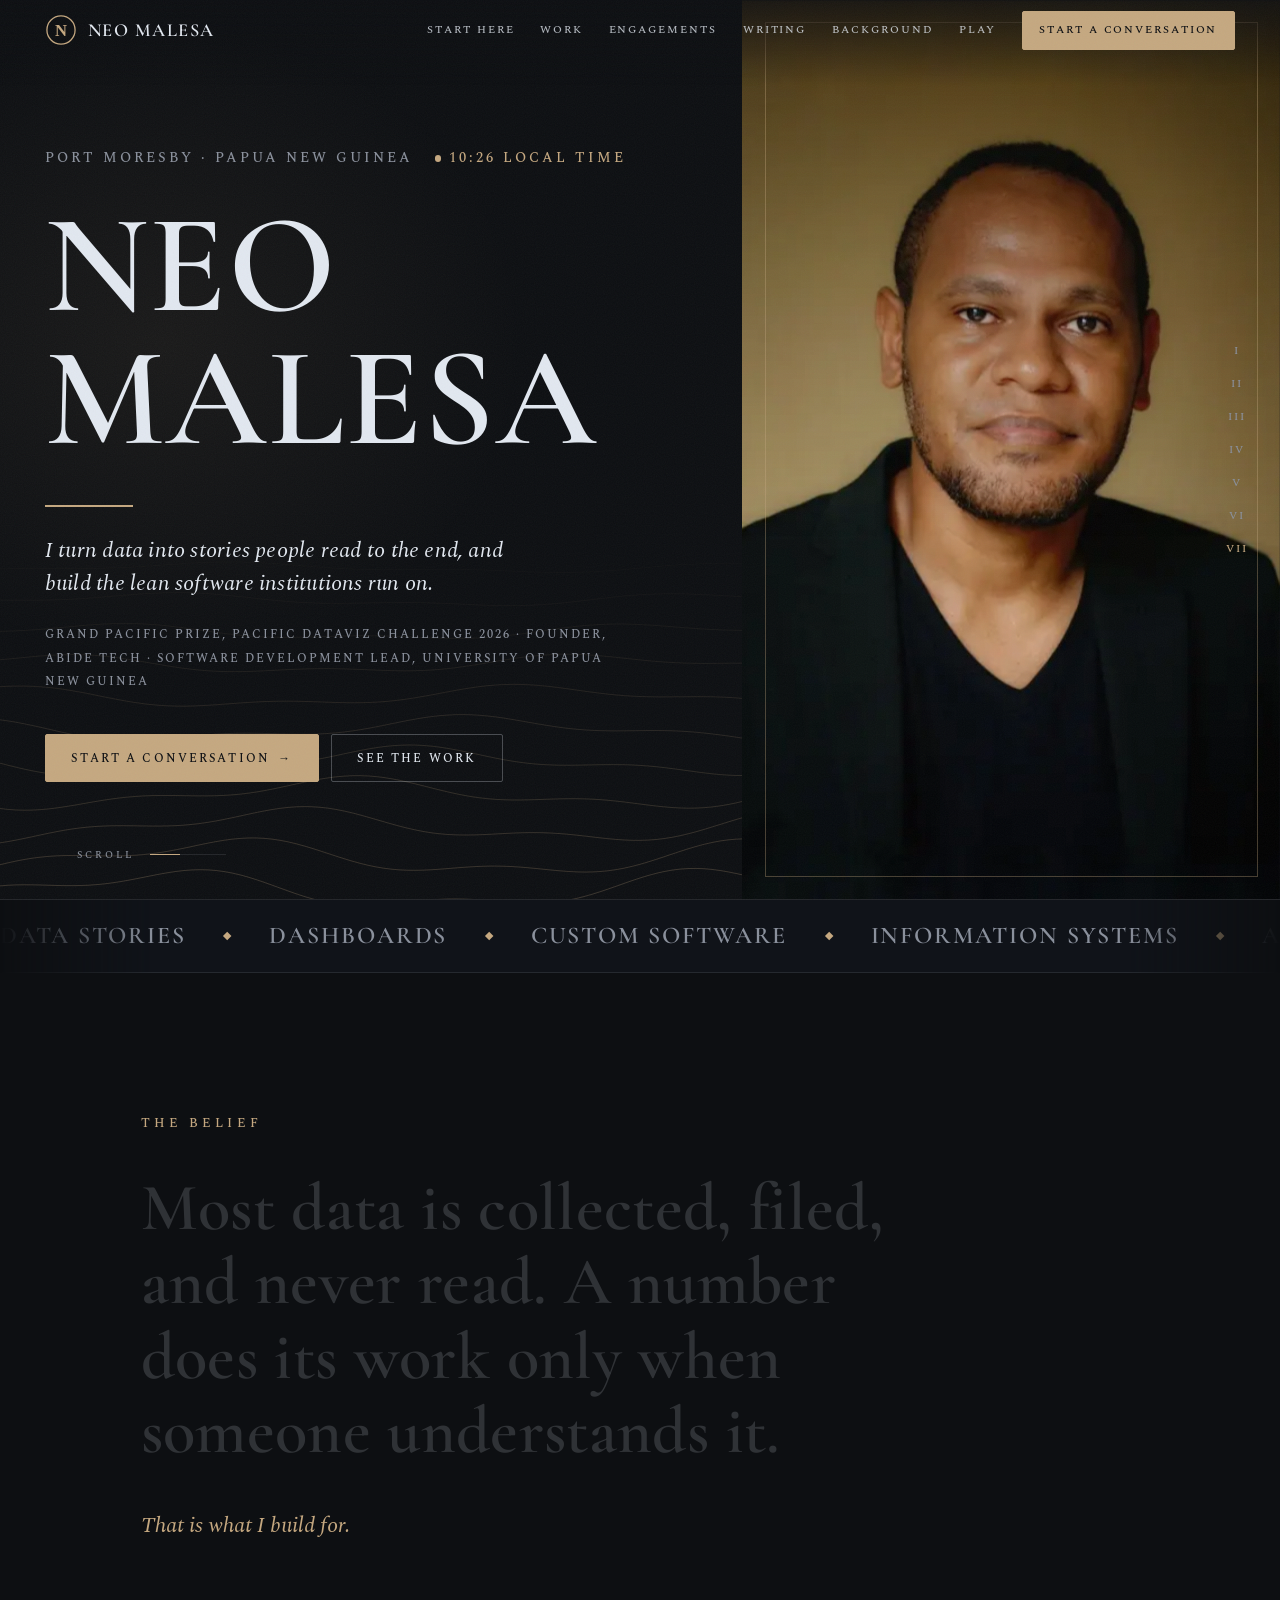
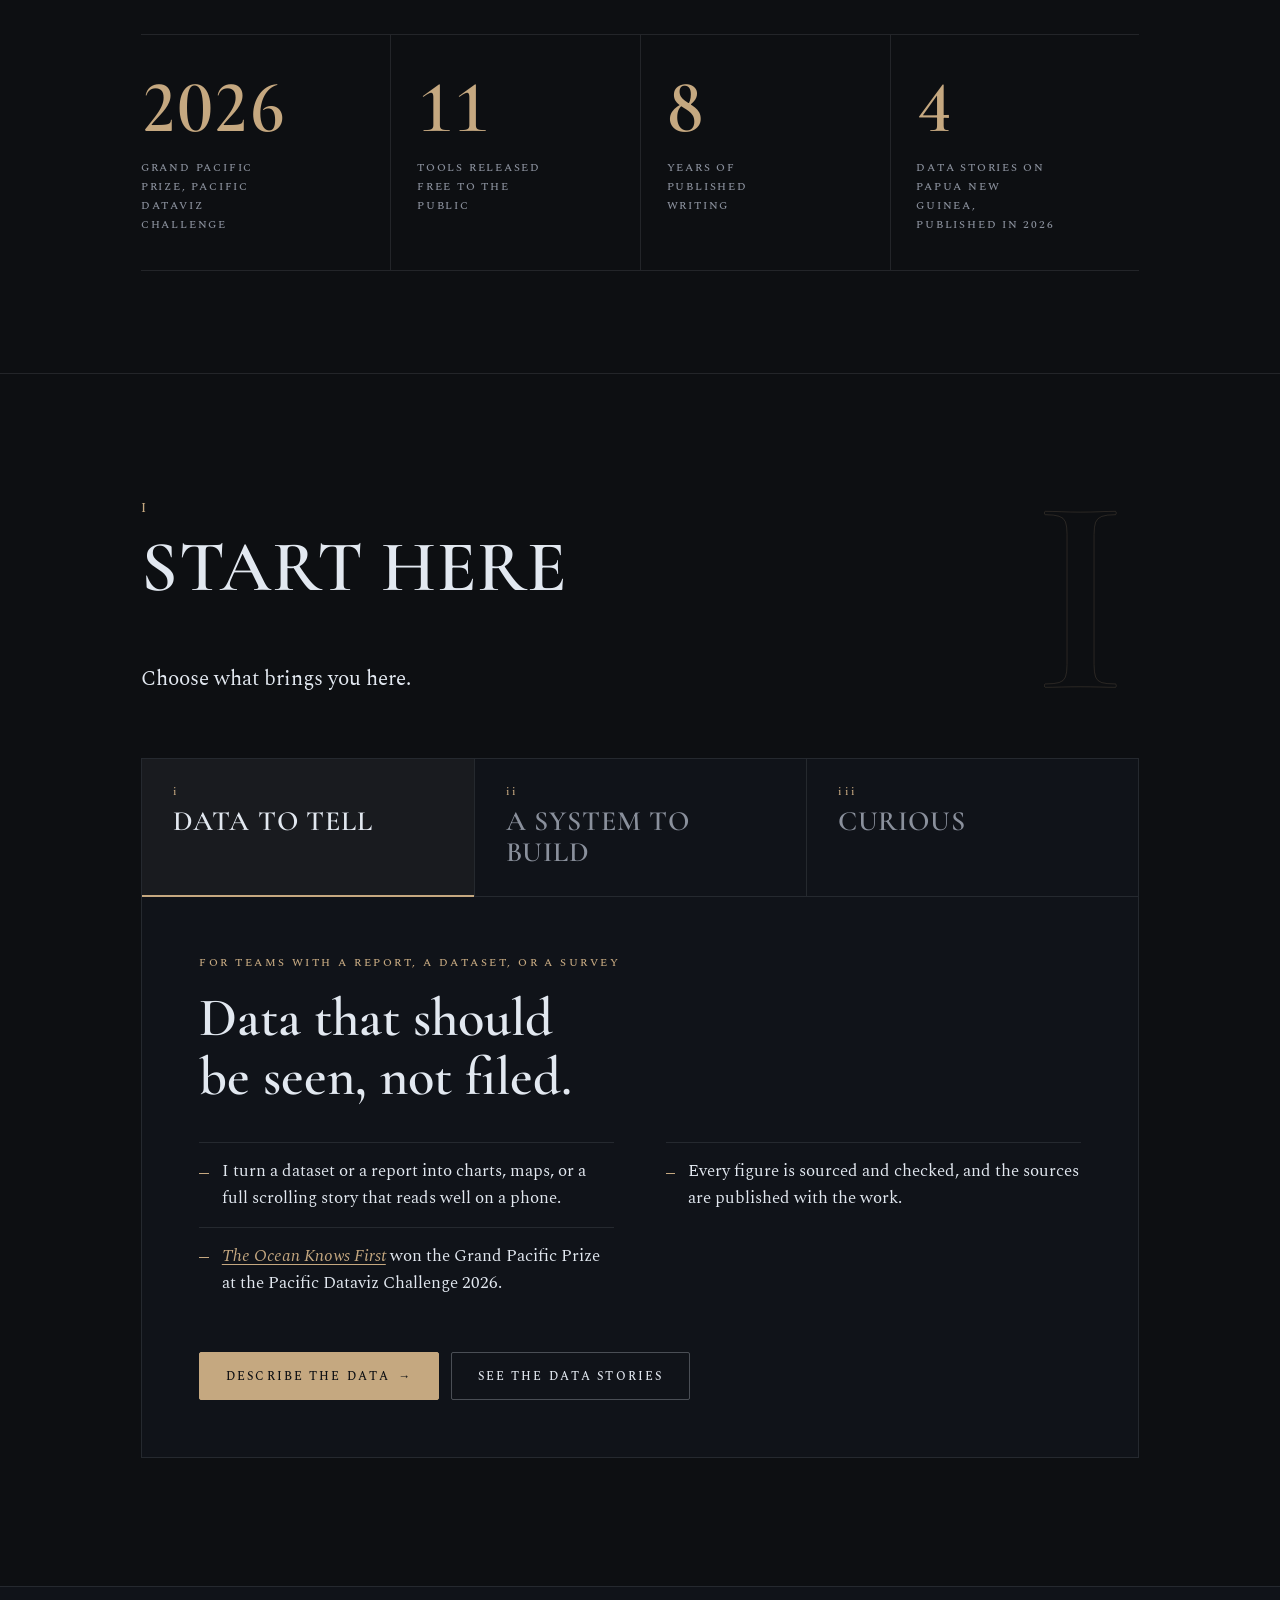
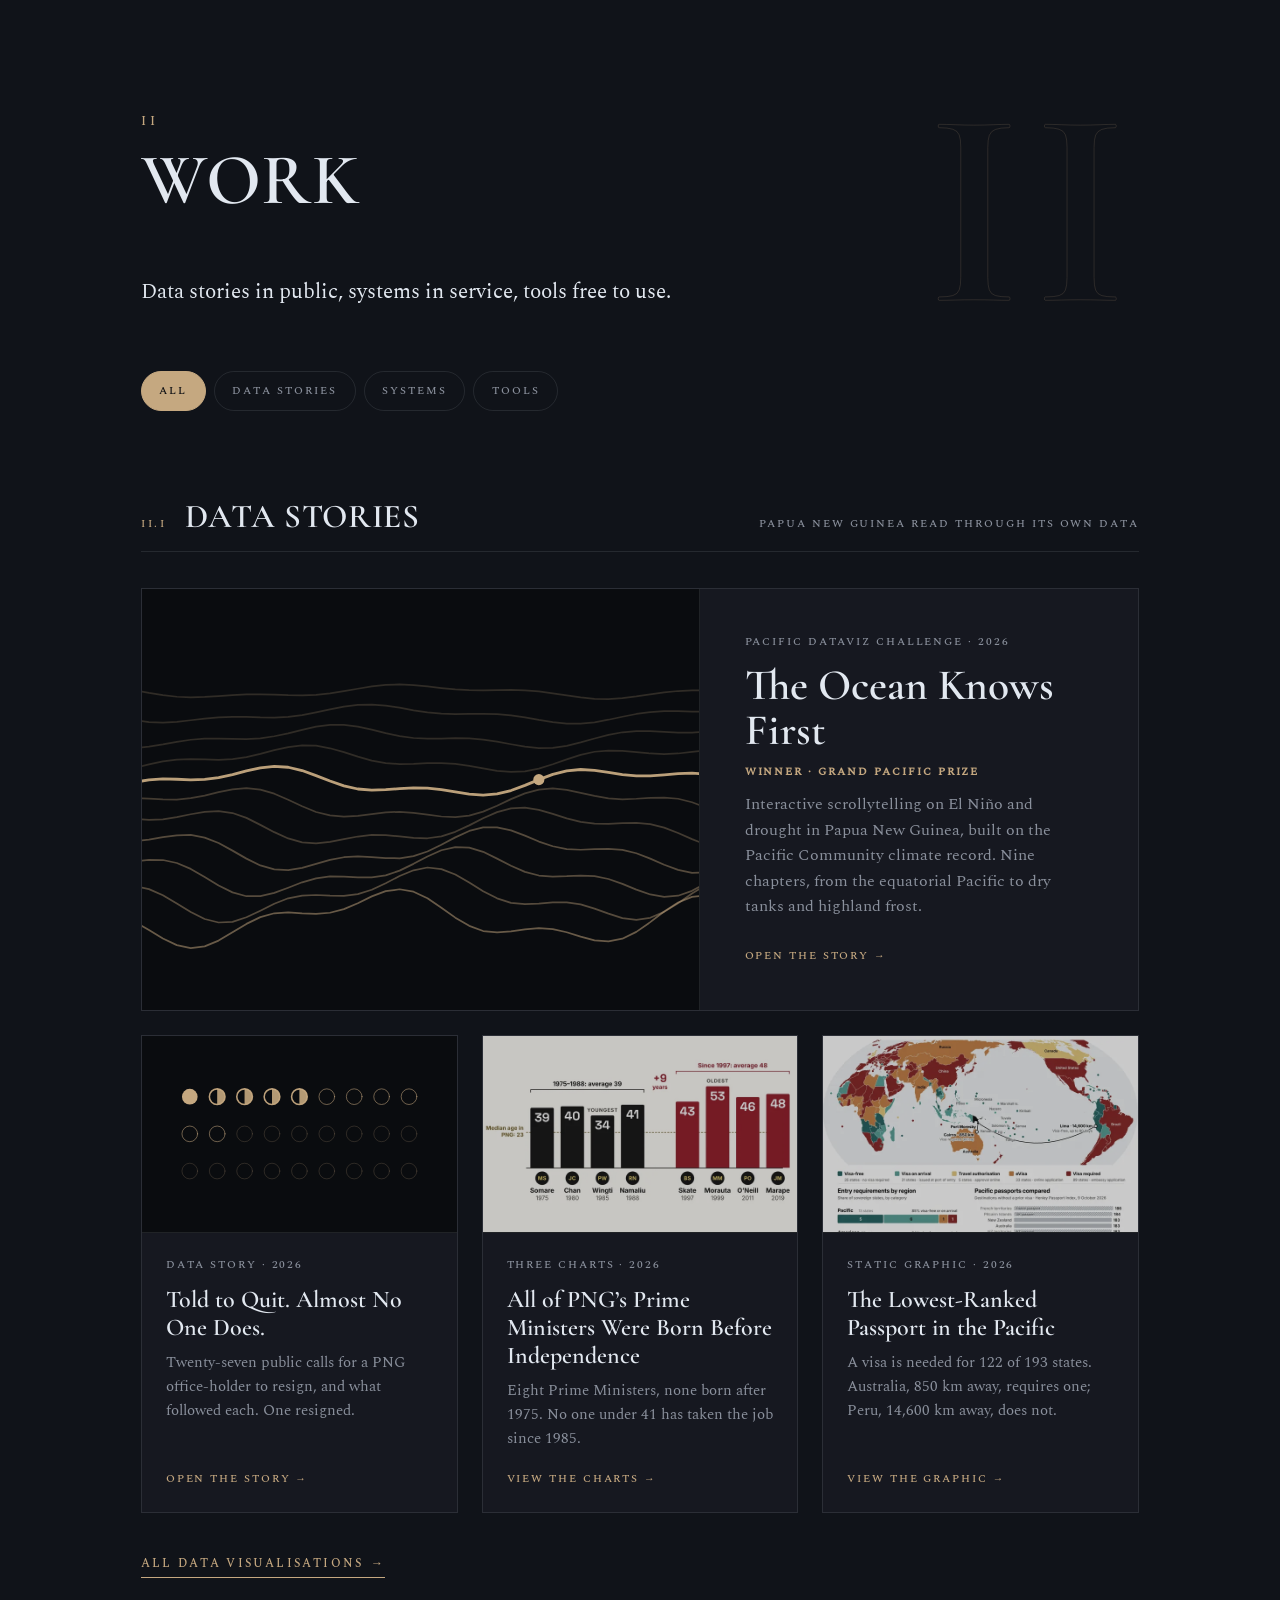
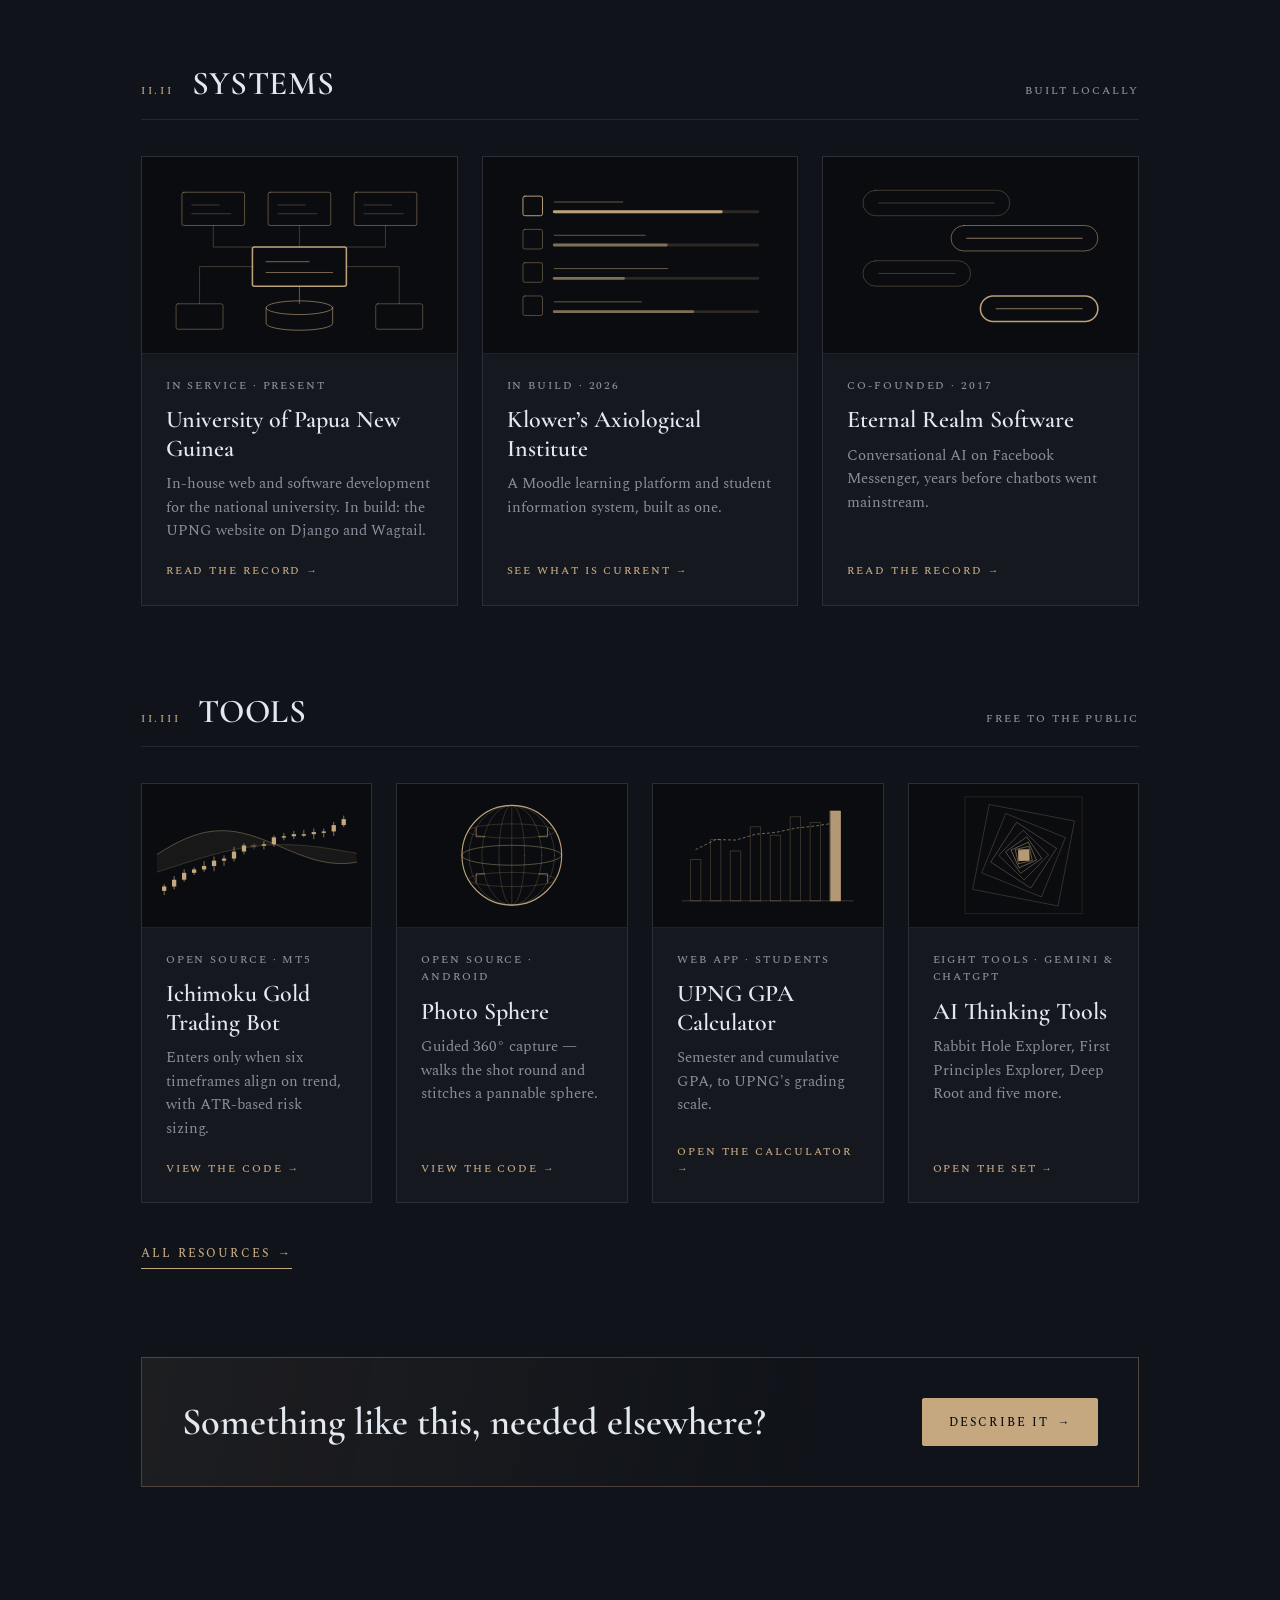
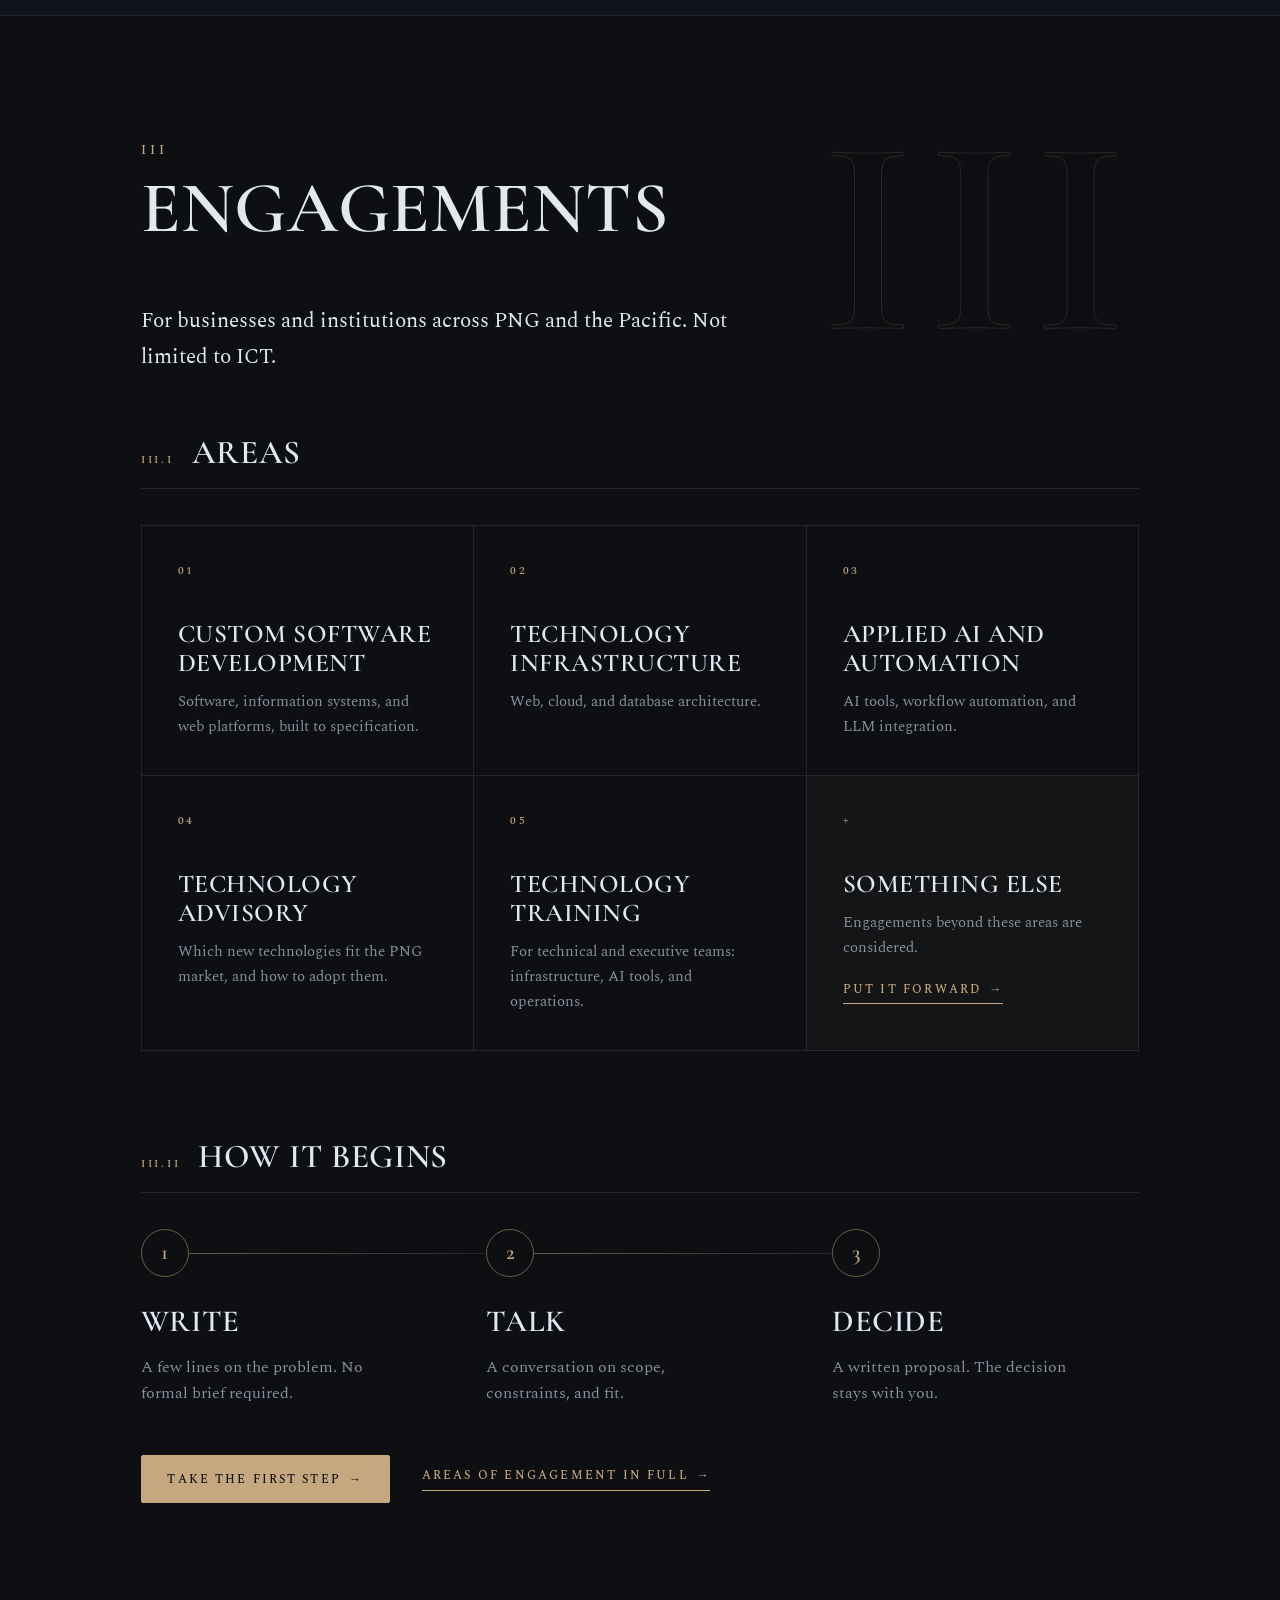
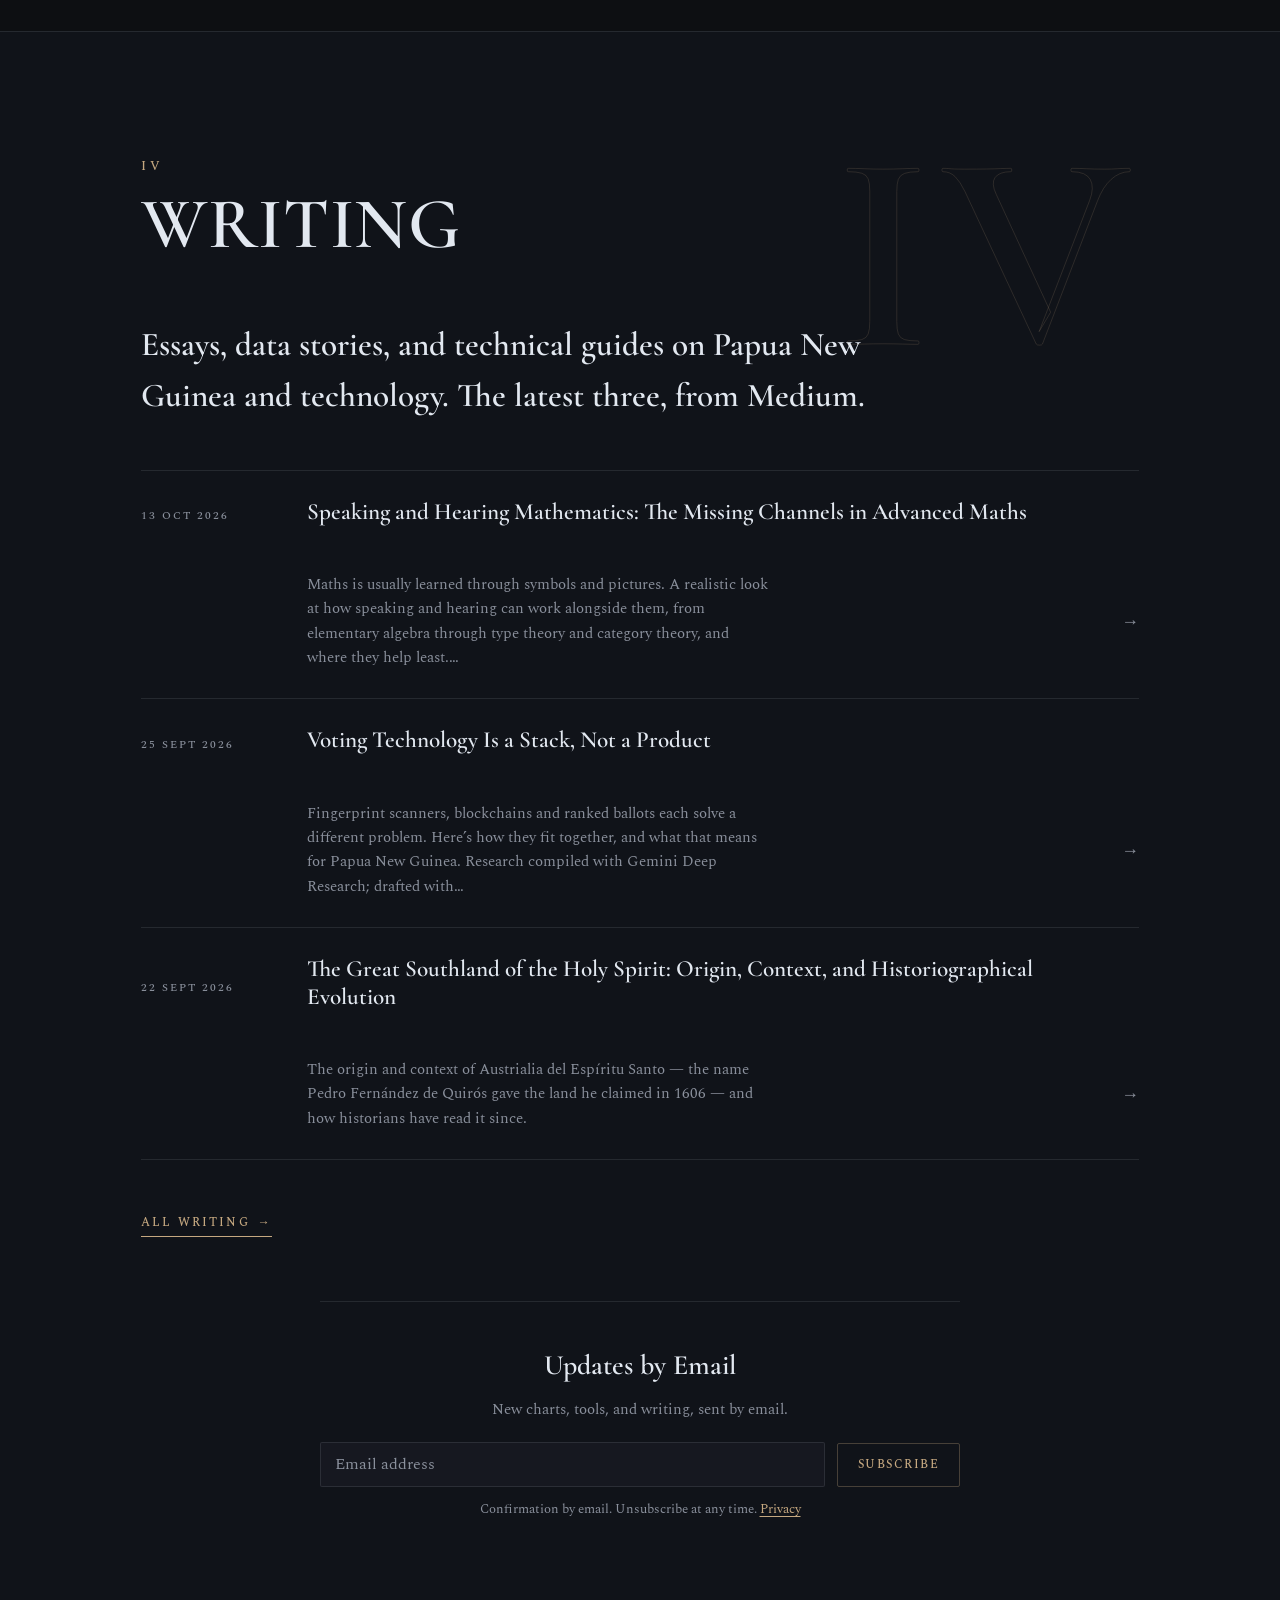
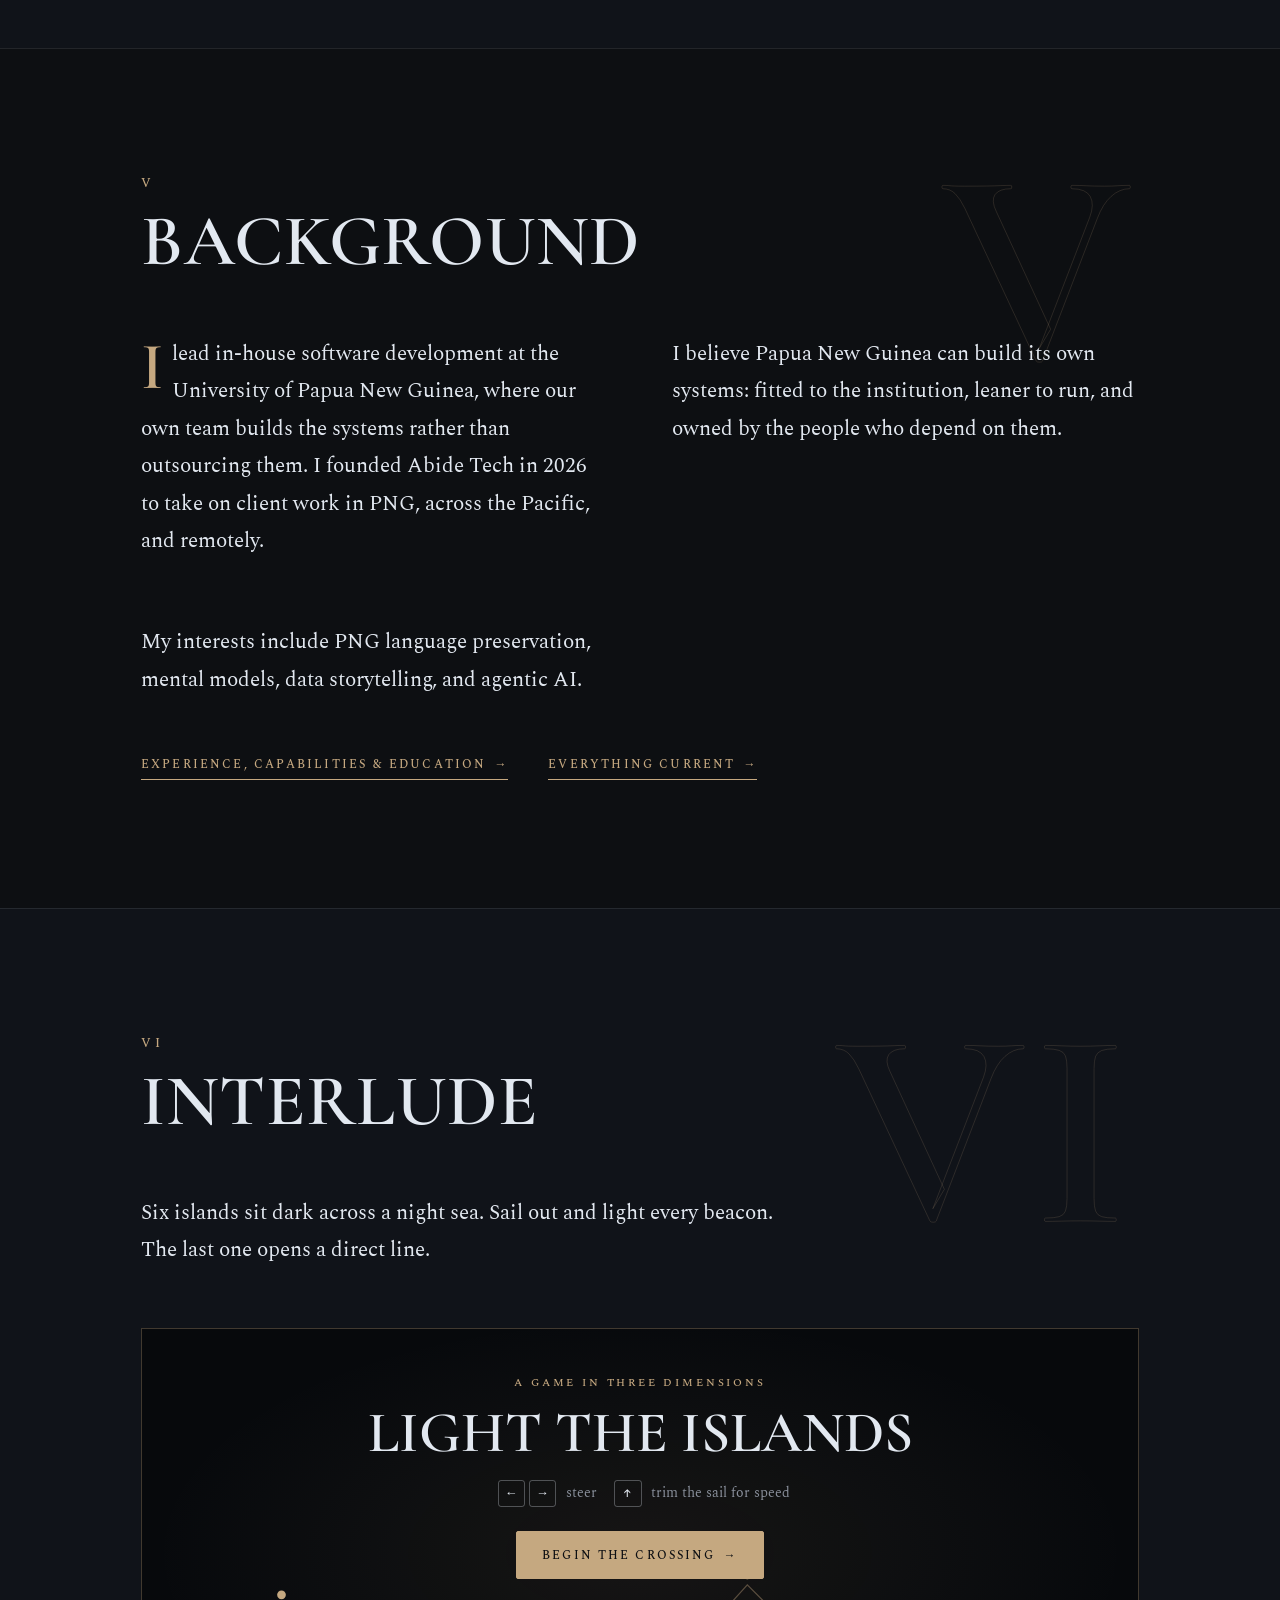
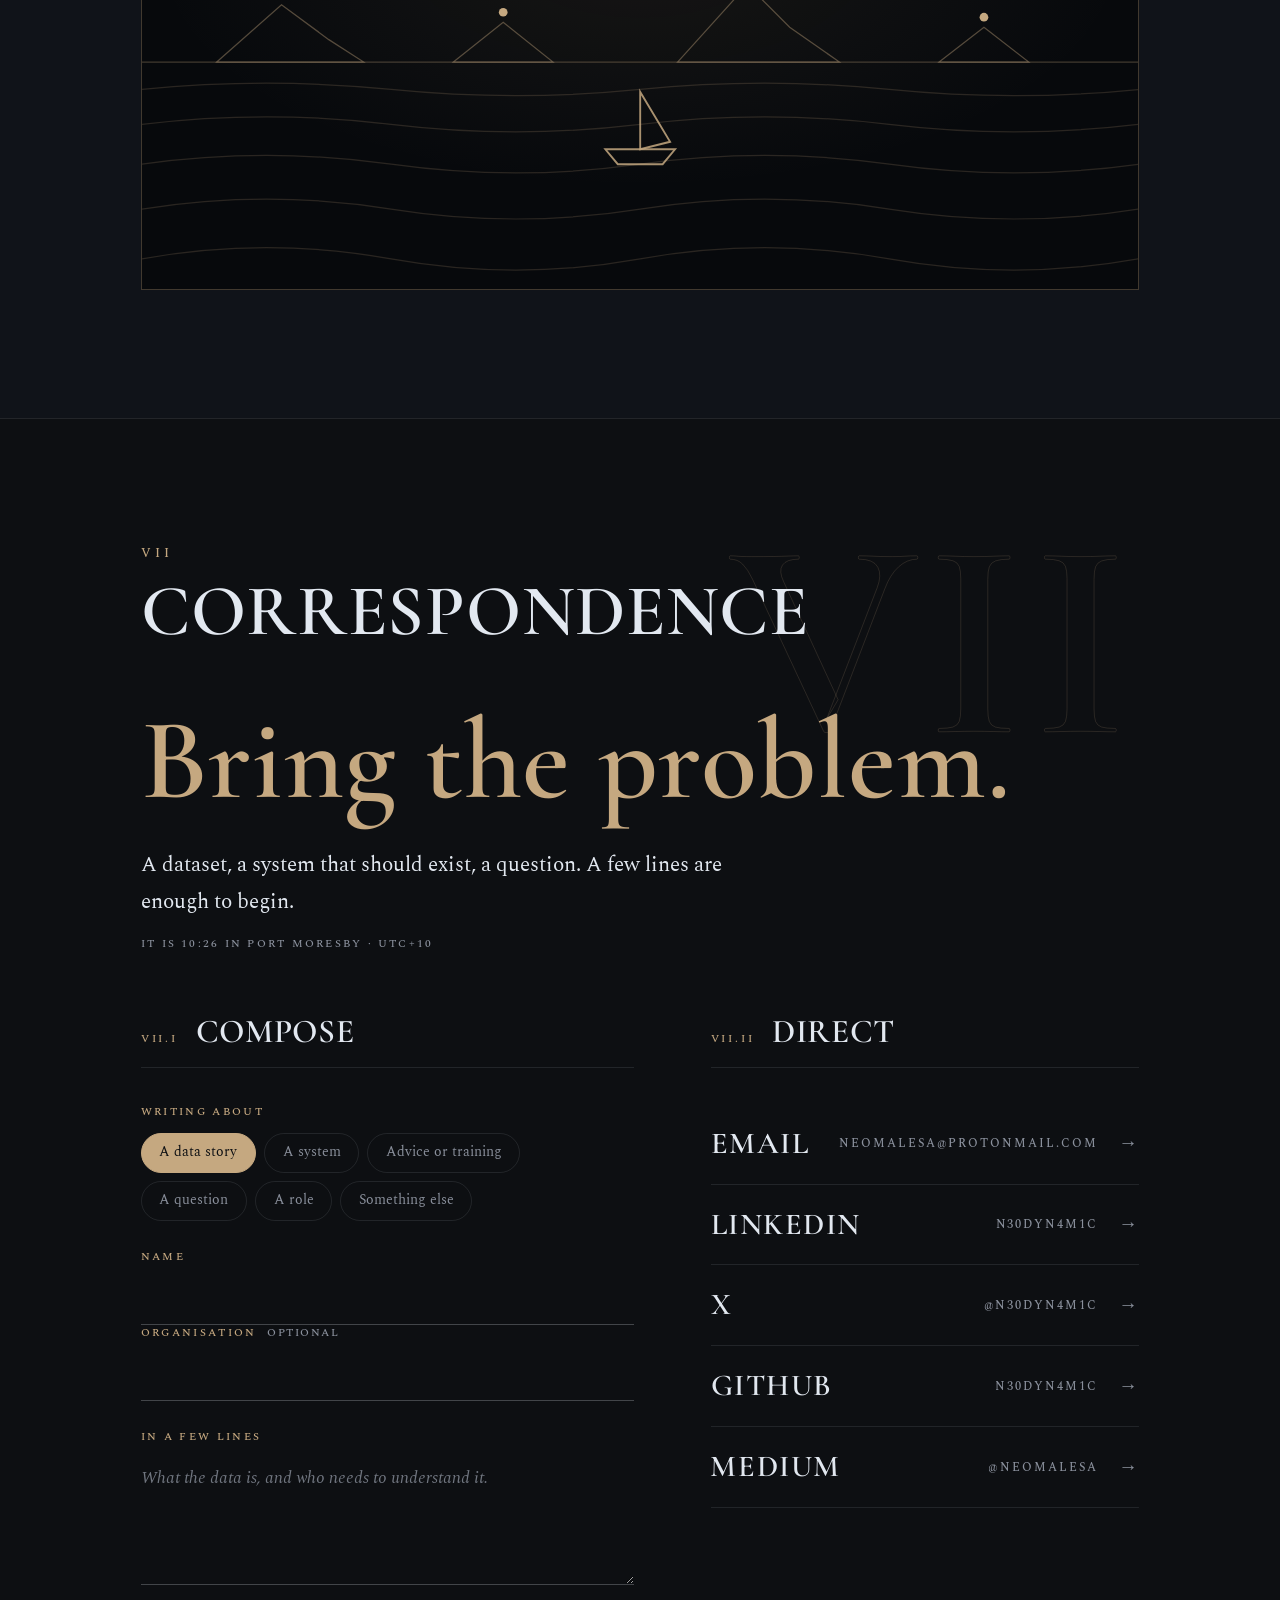
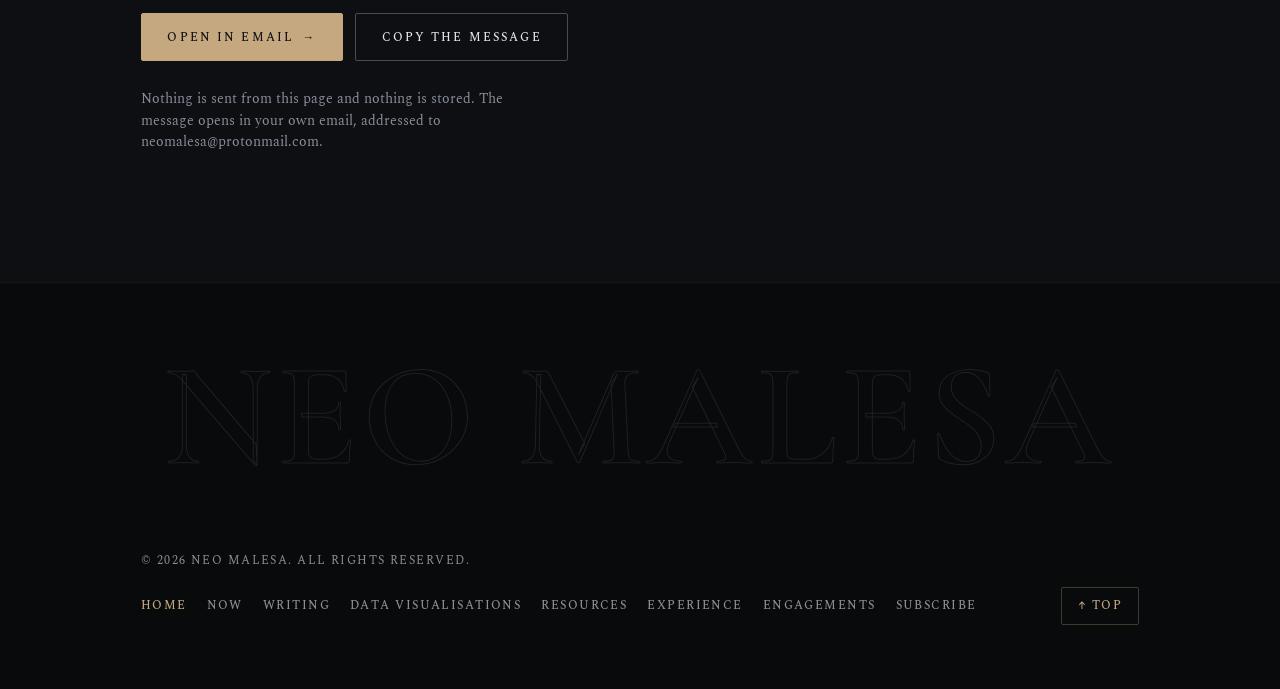
<file: index.html>
<!DOCTYPE html>
<html lang="en">
<head>
  <meta charset="UTF-8" />
  <meta name="viewport" content="width=device-width, initial-scale=1.0" />
  <title>Neo Malesa — Data Storytelling and Custom Software | Port Moresby, Papua New Guinea</title>
  <meta
    name="description"
    content="Neo Malesa turns data into stories people read and builds custom software for institutions and businesses in Papua New Guinea, the Pacific, and remotely. Grand Pacific Prize, Pacific Dataviz Challenge 2026. Founder of Abide Tech; software development lead at the University of Papua New Guinea."
  />
  <meta name="author" content="Neo Malesa" />
  <meta name="theme-color" content="#0d0f12" />
  <meta name="color-scheme" content="dark" />
  <meta name="format-detection" content="telephone=no" />
  <link rel="canonical" href="https://neomalesa.com/" />
  <!-- Open Graph — link previews on social and chat -->
  <meta property="og:type" content="website" />
  <meta property="og:site_name" content="Neo Malesa" />
  <meta property="og:title" content="Neo Malesa" />
  <meta
    property="og:description"
    content="Neo Malesa turns data into stories people read and builds custom software for institutions and businesses in Papua New Guinea, the Pacific, and remotely. Grand Pacific Prize, Pacific Dataviz Challenge 2026. Founder of Abide Tech; software development lead at the University of Papua New Guinea."
  />
  <meta property="og:url" content="https://neomalesa.com/" />
  <meta property="og:image" content="https://neomalesa.com/assets/og-image.png" />
  <meta property="og:image:type" content="image/png" />
  <meta property="og:image:width" content="1200" />
  <meta property="og:image:height" content="630" />
  <meta property="og:image:alt" content="Neo Malesa — Port Moresby, Papua New Guinea" />
  <meta property="og:locale" content="en_US" />
  <!-- Twitter / X card -->
  <meta name="twitter:card" content="summary_large_image" />
  <meta name="twitter:title" content="Neo Malesa" />
  <meta
    name="twitter:description"
    content="Neo Malesa turns data into stories people read and builds custom software for institutions and businesses in Papua New Guinea, the Pacific, and remotely. Grand Pacific Prize, Pacific Dataviz Challenge 2026. Founder of Abide Tech; software development lead at the University of Papua New Guinea."
  />
  <meta name="twitter:image" content="https://neomalesa.com/assets/og-image.png" />
  <meta name="twitter:site" content="@n30dyn4m1c" />
  <meta name="twitter:creator" content="@n30dyn4m1c" />
  <!-- Favicon — real files required for Google Search to display the icon -->
  <link rel="icon" type="image/svg+xml" href="favicon.svg" />
  <link rel="icon" type="image/png" sizes="192x192" href="favicon.png" />
  <link rel="shortcut icon" href="favicon.ico" />
  <link rel="apple-touch-icon" sizes="192x192" href="favicon.png" />
  <!-- Fonts: Cormorant Garamond (display) + Spectral (body) — self-hosted, only the weights in use -->
  <link rel="preload" as="font" type="font/woff2" crossorigin href="assets/fonts/cormorant-garamond-600.woff2" />
  <link rel="preload" as="font" type="font/woff2" crossorigin href="assets/fonts/spectral-400.woff2" />
  <!-- Hero portrait is the LCP element — fetch it at highest priority -->
  <link
    rel="preload"
    as="image"
    type="image/webp"
    imagesrcset="assets/images/neo_profilepic-800.webp 800w, assets/images/neo_profilepic-1600.webp 1600w"
    imagesizes="(max-width: 899px) 100vw, 42vw"
    fetchpriority="high"
  />
  <link rel="stylesheet" href="css/style.css" />
  <!-- Marks the document as JS-capable; entrance animations only hide content
       when this class is present, so a failed script never leaves a blank page -->
  <script>document.documentElement.classList.add('js');</script>
  <!-- Structured data — helps search engines connect the name to the work -->
  <script type="application/ld+json">
  {
    "@context": "https://schema.org",
    "@type": "WebSite",
    "@id": "https://neomalesa.com/#website",
    "name": "Neo Malesa",
    "url": "https://neomalesa.com/"
  }
  </script>
  <script type="application/ld+json">
  {
    "@context": "https://schema.org",
    "@type": "Person",
    "@id": "https://neomalesa.com/#person",
    "name": "Neo Malesa",
    "alternateName": "n30dyn4m1c",
    "givenName": "Neo",
    "familyName": "Malesa",
    "url": "https://neomalesa.com/",
    "image": "https://neomalesa.com/assets/og-image.png",
    "jobTitle": "Data storyteller and software developer",
    "description": "Neo Malesa is a data storyteller and software developer based in Port Moresby, Papua New Guinea. He turns data into stories people read and builds custom software for institutions and businesses in Papua New Guinea, the Pacific, and remotely. He won the Grand Pacific Prize at the Pacific Dataviz Challenge 2026, founded Abide Tech, and leads in-house software development at the University of Papua New Guinea.",
    "award": "Grand Pacific Prize, Pacific Dataviz Challenge 2026",
    "nationality": {
      "@type": "Country",
      "name": "Papua New Guinea"
    },
    "worksFor": {
      "@type": "Organization",
      "name": "University of Papua New Guinea",
      "url": "https://www.upng.ac.pg/"
    },
    "affiliation": {
      "@type": "Organization",
      "name": "Abide Tech"
    },
    "alumniOf": [
      {
        "@type": "CollegeOrUniversity",
        "name": "Handong Global University",
        "address": {
          "@type": "PostalAddress",
          "addressLocality": "Pohang",
          "addressCountry": "KR"
        }
      },
      {
        "@type": "CollegeOrUniversity",
        "name": "University of Papua New Guinea",
        "address": {
          "@type": "PostalAddress",
          "addressLocality": "Port Moresby",
          "addressCountry": "PG"
        }
      }
    ],
    "knowsAbout": [
      "Software Development",
      "Full-Stack Web Development",
      "Custom Information Systems",
      "Applied Artificial Intelligence",
      "Data Visualisation",
      "Data Storytelling",
      "Scrollytelling",
      "Institutional Technology Strategy"
    ],
    "address": {
      "@type": "PostalAddress",
      "addressLocality": "Port Moresby",
      "addressCountry": "PG"
    },
    "sameAs": [
      "https://x.com/n30dyn4m1c",
      "https://medium.com/@neomalesa",
      "https://medium.com/png-data-insights",
      "https://github.com/n30dyn4m1c",
      "https://www.linkedin.com/in/n30dyn4m1c/"
    ]
  }
  </script>
</head>
<body>
  <a class="skip-link" href="#main">Skip to content</a>
  <!-- ===== TOP BAR — brand, primary navigation, and the standing invitation ===== -->
  <header class="topbar" id="topbar">
    <div class="topbar__inner">
      <a class="topbar__brand" href="#hero" aria-label="Neo Malesa — top of page">
        <svg class="topbar__seal" viewBox="0 0 100 100" aria-hidden="true" focusable="false">
          <circle cx="50" cy="50" r="44" fill="none" stroke="currentColor" stroke-width="4" />
          <text x="50" y="52" font-family="Georgia,serif" font-size="52" font-weight="600" fill="currentColor" text-anchor="middle" dominant-baseline="central">N</text>
        </svg>
        <span class="topbar__name">Neo Malesa</span>
      </a>
      <nav class="topbar__nav" id="site-menu" aria-label="Primary">
        <a href="#start">Start Here</a>
        <a href="#work">Work</a>
        <a href="#engagements">Engagements</a>
        <a href="#writing">Writing</a>
        <a href="#background">Background</a>
        <a href="#play">Play</a>
      </nav>
      <a class="btn btn--primary btn--sm topbar__cta" href="#connect" data-magnetic>
        <span class="topbar__cta-long">Start a conversation</span>
        <span class="topbar__cta-short">Contact</span>
      </a>
      <button class="topbar__toggle" type="button" aria-expanded="false" aria-controls="site-menu">
        <span class="topbar__toggle-bars" aria-hidden="true"></span>
        <span class="visually-hidden">Menu</span>
      </button>
    </div>
    <span class="topbar__progress" aria-hidden="true"></span>
  </header>
  <!-- Roman-numeral section rail — desktop only, fades in past the hero -->
  <nav class="rail" id="rail" aria-label="Sections">
    <ol class="rail__list" role="list">
      <li><a class="rail__link" href="#start" aria-label="Start Here" data-label="Start Here">I</a></li>
      <li><a class="rail__link" href="#work" aria-label="Work" data-label="Work">II</a></li>
      <li><a class="rail__link" href="#engagements" aria-label="Engagements" data-label="Engagements">III</a></li>
      <li><a class="rail__link" href="#writing" aria-label="Writing" data-label="Writing">IV</a></li>
      <li><a class="rail__link" href="#background" aria-label="Background" data-label="Background">V</a></li>
      <li><a class="rail__link" href="#play" aria-label="Interlude" data-label="Interlude">VI</a></li>
      <li><a class="rail__link" href="#connect" aria-label="Correspondence" data-label="Correspondence">VII</a></li>
    </ol>
  </nav>
  <main id="main">
    <!-- ===== HERO ===== -->
    <section class="hero" id="hero" aria-label="Introduction">
      <!-- Text column -->
      <div class="hero__text">
        <!-- Swell lines — a slow sea drawn in brass hairlines; answers the pointer -->
        <canvas class="hero__swell" id="hero-swell" aria-hidden="true"></canvas>
        <div class="hero__inner">
          <p class="hero__kicker" data-reveal="0">
            Port Moresby &middot; Papua New Guinea
            <span class="hero__clock" data-clock hidden></span>
          </p>
          <h1 class="hero__name" data-reveal="1" aria-label="Neo Malesa">
            <span class="name-mask"><span class="name-line">Neo</span></span>
            <span class="name-mask"><span class="name-line">Malesa</span></span>
          </h1>
          <span class="hero__rule" data-reveal="2" aria-hidden="true"></span>
          <!-- INTERIM: Neo to rewrite -->
          <p class="hero__claim" data-reveal="3">
            I turn data into stories people read to the end, and build the lean software institutions run on.
          </p>
          <p class="hero__role" data-reveal="4">
            Grand Pacific Prize, Pacific Dataviz Challenge 2026 &middot; Founder, Abide Tech &middot;
            Software development lead, University of Papua New Guinea
          </p>
          <div class="hero__actions" data-reveal="5">
            <a class="btn btn--primary" href="#connect" data-magnetic>Start a conversation <span aria-hidden="true">→</span></a>
            <a class="btn btn--ghost" href="#work" data-magnetic>See the work</a>
          </div>
        </div>
        <div class="hero__scrollcue" data-reveal="6" aria-hidden="true">
          <span class="hero__scrollcue-label">Scroll</span>
          <span class="hero__scrollcue-line"></span>
        </div>
      </div>
      <!-- Portrait column -->
      <figure class="hero__portrait" data-reveal="2">
        <picture>
          <source
            type="image/webp"
            srcset="assets/images/neo_profilepic-800.webp 800w, assets/images/neo_profilepic-1600.webp 1600w"
            sizes="(max-width: 899px) 100vw, 42vw"
          />
          <img
            class="hero__portrait-img"
            src="assets/images/neo_profilepic.jpg"
            srcset="assets/images/neo_profilepic-800.jpg 800w, assets/images/neo_profilepic.jpg 1799w"
            sizes="(max-width: 899px) 100vw, 42vw"
            alt="Portrait of Neo Malesa"
            width="1799"
            height="1799"
            decoding="async"
            fetchpriority="high"
          />
        </picture>
      </figure>
    </section>
    <!-- ===== TICKER — the practice, in one moving line ===== -->
    <div class="ticker" aria-hidden="true">
      <div class="ticker__track">
        <p class="ticker__group">
          <span>Data Stories</span><span>Dashboards</span><span>Custom Software</span><span>Information Systems</span><span>Applied AI</span><span>Infrastructure</span><span>Automation</span><span>Advisory</span><span>Training</span>
        </p>
        <p class="ticker__group">
          <span>Data Stories</span><span>Dashboards</span><span>Custom Software</span><span>Information Systems</span><span>Applied AI</span><span>Infrastructure</span><span>Automation</span><span>Advisory</span><span>Training</span>
        </p>
      </div>
    </div>
    <!-- ===== THESIS — the conviction, then the record in four figures ===== -->
    <section class="thesis" id="thesis" aria-label="Belief">
      <div class="section__inner">
        <p class="thesis__label" data-gsap-reveal>The belief</p>
        <!-- INTERIM: Neo to rewrite -->
        <p class="thesis__text" data-scrub>
          Most data is collected, filed, and never read. A number does its work only when someone understands it.
        </p>
        <!-- INTERIM: Neo to rewrite -->
        <p class="thesis__sign" data-gsap-reveal>That is what I build for.</p>
        <dl class="stats" data-gsap-stagger>
          <div class="stats__item">
            <dd class="stats__figure" data-count="2026" data-count-plain>2026</dd>
            <dt class="stats__label">Grand Pacific Prize, Pacific Dataviz Challenge</dt>
          </div>
          <div class="stats__item">
            <dd class="stats__figure" data-count="11">11</dd>
            <dt class="stats__label">Tools released free to the public</dt>
          </div>
          <div class="stats__item">
            <dd class="stats__figure" data-count="8" data-count-since="2018">8</dd>
            <dt class="stats__label">Years of published writing</dt>
          </div>
          <div class="stats__item">
            <dd class="stats__figure" data-count="4">4</dd>
            <dt class="stats__label">Data stories on Papua New Guinea, published in 2026</dt>
          </div>
        </dl>
      </div>
    </section>
    <!-- ===== I · START HERE — the page answers to who is reading it ===== -->
    <section class="section section--start" id="start" aria-labelledby="start-heading">
      <div class="section__inner">
        <h2 class="section__heading" id="start-heading" data-ghost="I" data-gsap-reveal>
          <span class="section__index" aria-hidden="true">I</span>
          Start Here
        </h2>
        <p class="section__lead" data-gsap-reveal>
          Choose what brings you here.
        </p>
        <div class="paths" data-gsap-reveal>
          <div class="paths__tabs" role="tablist" aria-label="Reason for visiting">
            <button class="paths__tab" type="button" role="tab" id="path-tab-data" aria-controls="path-data" aria-selected="true" data-path="data">
              <span class="paths__tab-index" aria-hidden="true">i</span> Data to tell
            </button>
            <button class="paths__tab" type="button" role="tab" id="path-tab-project" aria-controls="path-project" aria-selected="false" tabindex="-1" data-path="project">
              <span class="paths__tab-index" aria-hidden="true">ii</span> A system to build
            </button>
            <button class="paths__tab" type="button" role="tab" id="path-tab-question" aria-controls="path-question" aria-selected="false" tabindex="-1" data-path="question">
              <span class="paths__tab-index" aria-hidden="true">iii</span> Curious
            </button>
          </div>
          <div class="paths__panels">
            <article class="paths__panel is-active" role="tabpanel" id="path-data" aria-labelledby="path-tab-data" tabindex="0">
              <!-- INTERIM: Neo to rewrite -->
              <p class="paths__kicker">For teams with a report, a dataset, or a survey</p>
              <h3 class="paths__title">Data that should be seen, not filed.</h3>
              <!-- INTERIM: Neo to rewrite -->
              <ul class="paths__points" role="list">
                <li>I turn a dataset or a report into charts, maps, or a full scrolling story that reads well on a phone.</li>
                <li>Every figure is sourced and checked, and the sources are published with the work.</li>
                <li><a class="subpage__inline-link" href="https://n30dyn4m1c.github.io/pacificdatavizchallenge26/" target="_blank" rel="noopener noreferrer"><cite>The Ocean Knows First</cite></a> won the Grand Pacific Prize at the Pacific Dataviz Challenge 2026.</li>
              </ul>
              <div class="paths__actions">
                <a class="btn btn--primary" href="#connect" data-intent="data" data-magnetic>Describe the data <span aria-hidden="true">→</span></a>
                <a class="btn btn--ghost" href="#work">See the data stories</a>
              </div>
            </article>
            <article class="paths__panel" role="tabpanel" id="path-project" aria-labelledby="path-tab-project" tabindex="0" hidden>
              <p class="paths__kicker">For businesses, organisations, and institutions</p>
              <h3 class="paths__title">A system that should exist, and does not yet.</h3>
              <ul class="paths__points" role="list">
                <!-- INTERIM: Neo to rewrite -->
                <li>Client work is delivered through Abide Tech, in PNG, across the Pacific, and remotely.</li>
                <li>Built to specification. Nothing off the shelf.</li>
                <li>In build: a Moodle and student information system for Klower&rsquo;s Axiological Institute.</li>
              </ul>
              <div class="paths__actions">
                <a class="btn btn--primary" href="#connect" data-intent="project" data-magnetic>Describe the project <span aria-hidden="true">→</span></a>
                <a class="btn btn--ghost" href="#engagements">See areas of engagement</a>
              </div>
            </article>
            <article class="paths__panel" role="tabpanel" id="path-question" aria-labelledby="path-tab-question" tabindex="0" hidden>
              <p class="paths__kicker">For students, developers, researchers, and the curious</p>
              <h3 class="paths__title">Take what is useful. Ask about what is not here.</h3>
              <ul class="paths__points" role="list">
                <li>Free tools: AI thinking tools, a GPA calculator, a gold trading bot, a 360° photo app.</li>
                <li>Essays and data stories on Papua New Guinea.</li>
                <li>Questions, corrections, and collaborations welcome.</li>
              </ul>
              <div class="paths__actions">
                <a class="btn btn--primary" href="#connect" data-intent="question" data-magnetic>Ask a question <span aria-hidden="true">→</span></a>
                <a class="btn btn--ghost" href="resources/">Open the tools</a>
              </div>
            </article>
          </div>
        </div>
      </div>
    </section>
    <!-- ===== II · WORK — three subsections, one filter ===== -->
    <section class="section section--work" id="work" aria-labelledby="work-heading">
      <div class="section__inner">
        <h2 class="section__heading" id="work-heading" data-ghost="II" data-gsap-reveal>
          <span class="section__index" aria-hidden="true">II</span>
          Work
        </h2>
        <p class="section__lead" data-gsap-reveal>
          Data stories in public, systems in service, tools free to use.
        </p>
        <div class="filter" role="group" aria-label="Filter the work" data-gsap-reveal>
          <button class="filter__btn" type="button" aria-pressed="true" data-filter="all">All</button>
          <button class="filter__btn" type="button" aria-pressed="false" data-filter="data">Data stories</button>
          <button class="filter__btn" type="button" aria-pressed="false" data-filter="systems">Systems</button>
          <button class="filter__btn" type="button" aria-pressed="false" data-filter="tools">Tools</button>
        </div>
        <!-- II.i — Data stories -->
        <div class="subsection" data-kind="data">
          <h3 class="subsection__heading" data-gsap-reveal>
            <span class="subsection__index" aria-hidden="true">II.i</span>
            Data Stories
            <span class="subsection__note">Papua New Guinea read through its own data</span>
          </h3>
          <ul class="cards" role="list" data-gsap-stagger>
            <li class="card card--feature">
              <a class="card__link" href="https://n30dyn4m1c.github.io/pacificdatavizchallenge26/" target="_blank" rel="noopener noreferrer" aria-label="Open The Ocean Knows First, winner of the Grand Pacific Prize (opens in a new tab)">
                <span class="card__art"><svg class="card__motif" viewBox="0 0 320 200" fill="none" stroke="currentColor" stroke-width="1" stroke-linecap="round" stroke-linejoin="round" aria-hidden="true" focusable="false"><polyline points="-4,37.2 4,38.8 12,40.1 20,41 28,41.3 36,41.1 44,40.6 52,40 60,39.6 68,39.6 76,39.8 84,40.1 92,40.2 100,39.9 108,39.1 116,37.8 124,36.4 132,35.1 140,34.2 148,33.9 156,34.3 164,35.1 172,36 180,36.8 188,37.2 196,37.3 204,37.2 212,37.1 220,37.3 228,37.9 236,39 244,40.2 252,41.4 260,42.2 268,42.3 276,41.8 284,40.8 292,39.6 300,38.5 308,37.7 316,37.4 324,37.4" stroke-opacity="0.2"/><polyline points="-4,54.5 4,55.6 12,55.9 20,55.4 28,54.5 36,53.6 44,52.8 52,52.5 60,52.6 68,52.9 76,53 84,52.6 92,51.6 100,50 108,48.3 116,46.7 124,45.7 132,45.5 140,46.1 148,47.3 156,48.8 164,50 172,50.7 180,51 188,50.9 196,50.8 204,51 212,51.7 220,52.8 228,54.3 236,55.6 244,56.5 252,56.5 260,55.7 268,54.2 276,52.5 284,50.9 292,49.8 300,49.3 308,49.3 316,49.5 324,49.6" stroke-opacity="0.2"/><polyline points="-4,70.5 4,69.7 12,68.4 20,66.9 28,65.7 36,65.1 44,65 52,65.2 60,65.3 68,64.9 76,63.7 84,62 92,60 100,58.2 108,57.2 116,57.2 124,58.2 132,59.9 140,61.9 148,63.6 156,64.7 164,65.1 172,65 180,64.8 188,64.9 196,65.6 204,66.8 212,68.3 220,69.7 228,70.5 236,70.4 244,69.2 252,67.2 260,65 268,62.9 276,61.4 284,60.8 292,60.8 300,61.2 308,61.6 316,61.6 324,61" stroke-opacity="0.2"/><polyline points="-4,81.9 4,79.8 12,78.1 20,77.1 28,76.9 36,77 44,77.2 52,76.8 60,75.7 68,73.8 76,71.7 84,69.9 92,68.9 100,69.1 108,70.6 116,72.8 124,75.4 132,77.7 140,79.1 148,79.7 156,79.6 164,79.2 172,79.1 180,79.6 188,80.7 196,82.2 204,83.6 212,84.2 220,83.9 228,82.3 236,79.8 244,77 252,74.4 260,72.6 268,71.9 276,72.1 284,72.8 292,73.6 300,73.9 308,73.6 316,72.7 324,71.9" stroke-opacity="0.2"/><polyline points="-4,90.1 4,88.7 12,88.2 20,88.4 28,88.7 36,88.5 44,87.5 52,85.7 60,83.6 68,81.8 76,81 84,81.5 92,83.4 100,86.3 108,89.4 116,92.2 124,94 132,94.7 140,94.4 148,93.8 156,93.3 164,93.5 172,94.4 180,95.7 188,96.9 196,97.5 204,96.8 212,94.9 220,91.9 228,88.6 236,85.6 244,83.6 252,82.8 260,83.3 268,84.4 276,85.7 284,86.4 292,86.5 300,85.9 308,85.2 316,84.9 324,85.5" stroke-opacity="0.95" stroke-width="1.6"/><polyline points="-4,99.2 4,99.5 12,100 20,100.1 28,99.3 36,97.8 44,95.8 52,94.2 60,93.5 68,94.4 76,96.7 84,100.2 92,103.9 100,107.2 108,109.2 116,109.9 124,109.4 132,108.4 140,107.4 148,107.1 156,107.7 164,108.7 172,109.8 180,110.2 188,109.3 196,107 204,103.6 212,99.8 220,96.5 228,94.4 236,93.7 244,94.5 252,96.2 260,98 268,99.4 276,99.9 284,99.6 292,99.1 300,98.9 308,99.6 316,101.6 324,104.6" stroke-opacity="0.3"/><polyline points="-4,111.2 4,111.7 12,111.4 20,110.2 28,108.5 36,107.1 44,106.7 52,107.8 60,110.6 68,114.6 76,118.8 84,122.4 92,124.7 100,125.3 108,124.4 116,122.8 124,121.3 132,120.4 140,120.5 148,121.2 156,122.1 164,122.3 172,121.2 180,118.6 188,114.9 196,110.8 204,107.3 212,105.1 220,104.7 228,106 236,108.3 244,110.9 252,112.9 260,113.9 268,114 276,113.6 284,113.4 292,114.2 300,116.2 308,119.3 316,122.8 324,126" stroke-opacity="0.3"/><polyline points="-4,123.8 4,123.1 12,121.7 20,120.6 28,120.4 36,121.9 44,125 52,129.4 60,134 68,137.9 76,140.2 84,140.6 92,139.3 100,137 108,134.7 116,133.2 124,132.7 132,133.1 140,133.7 148,133.8 156,132.6 164,129.9 172,126 180,121.8 188,118.1 196,116.1 204,116 212,117.8 220,120.8 228,124.2 236,126.9 244,128.5 252,128.9 260,128.6 268,128.4 276,129 284,130.9 292,134 300,137.5 308,140.5 316,142.2 324,141.9" stroke-opacity="0.4"/><polyline points="-4,135.6 4,134.7 12,134.8 20,136.5 28,139.9 36,144.5 44,149.4 52,153.4 60,155.6 68,155.6 76,153.7 84,150.7 92,147.6 100,145.3 108,144.2 116,144.3 124,144.8 132,144.8 140,143.6 148,140.9 156,137 164,132.8 172,129.2 180,127.4 188,127.7 196,130.1 204,134 212,138.1 220,141.6 228,143.7 236,144.3 244,144.1 252,143.7 260,144.1 268,145.7 276,148.5 284,151.8 292,154.6 300,156 308,155.3 316,152.5 324,148.1" stroke-opacity="0.4"/><polyline points="-4,149.7 4,151.5 12,155 20,159.8 28,164.7 36,168.7 44,170.7 52,170.3 60,167.7 68,163.9 76,159.9 84,156.8 92,155.2 100,154.9 108,155.3 116,155.4 124,154.4 132,151.9 140,148.1 148,144 156,140.7 164,139.1 172,140 180,143.1 188,147.7 196,152.7 204,156.8 212,159.4 220,160.2 228,159.9 236,159.2 244,159.1 252,160.3 260,162.7 268,165.6 276,168.2 284,169.2 292,168 300,164.6 308,159.6 316,154 324,149.3" stroke-opacity="0.4"/><polyline points="-4,170.3 4,175 12,179.9 20,183.7 28,185.4 36,184.4 44,181.1 52,176.3 60,171.5 68,167.6 76,165.4 84,164.9 92,165.4 100,165.7 108,165.1 116,163 124,159.6 132,155.7 140,152.7 148,151.6 156,153 164,156.8 172,162.2 180,167.9 188,172.6 196,175.6 204,176.4 212,175.8 220,174.6 228,173.9 236,174.5 244,176.3 252,178.8 260,181 268,181.6 276,180 284,176.1 292,170.5 300,164.4 308,159.2 316,156 324,155.1" stroke-opacity="0.5"/><circle cx="228" cy="88.6" r="3.2" fill="currentColor" stroke="none"/></svg></span>
                <span class="card__body">
                  <span class="card__meta">Pacific Dataviz Challenge &middot; 2026</span>
                  <span class="card__title">The Ocean Knows First</span>
                  <span class="card__award">Winner &middot; Grand Pacific Prize</span>
                  <span class="card__desc">Interactive scrollytelling on El Ni&ntilde;o and drought in Papua New Guinea, built on the Pacific Community climate record. Nine chapters, from the equatorial Pacific to dry tanks and highland frost.</span>
                  <span class="card__go">Open the story <span aria-hidden="true">→</span></span>
                </span>
              </a>
            </li>
            <li class="card">
              <a class="card__link" href="https://n30dyn4m1c.github.io/png-calls-to-resign/" target="_blank" rel="noopener noreferrer" aria-label="Open Told to Quit. Almost No One Does. (opens in a new tab)">
                <span class="card__art"><svg class="card__motif" viewBox="0 0 320 200" fill="none" stroke="currentColor" stroke-width="1" stroke-linecap="round" stroke-linejoin="round" aria-hidden="true" focusable="false"><circle cx="48" cy="62" r="8" fill="currentColor" stroke="none"/><circle cx="76" cy="62" r="8" stroke-opacity="0.95" stroke-width="1.6"/><path d="M76 54 a8 8 0 0 1 0 16 z" fill="currentColor" fill-opacity="0.9" stroke="none"/><circle cx="104" cy="62" r="8" stroke-opacity="0.95" stroke-width="1.6"/><path d="M104 54 a8 8 0 0 1 0 16 z" fill="currentColor" fill-opacity="0.9" stroke="none"/><circle cx="132" cy="62" r="8" stroke-opacity="0.95" stroke-width="1.6"/><path d="M132 54 a8 8 0 0 1 0 16 z" fill="currentColor" fill-opacity="0.9" stroke="none"/><circle cx="160" cy="62" r="8" stroke-opacity="0.95" stroke-width="1.6"/><path d="M160 54 a8 8 0 0 1 0 16 z" fill="currentColor" fill-opacity="0.9" stroke="none"/><circle cx="188" cy="62" r="8" stroke-opacity="0.55"/><circle cx="216" cy="62" r="8" stroke-opacity="0.55"/><circle cx="244" cy="62" r="8" stroke-opacity="0.55"/><circle cx="272" cy="62" r="8" stroke-opacity="0.55"/><circle cx="48" cy="100" r="8" stroke-opacity="0.55"/><circle cx="76" cy="100" r="8" stroke-opacity="0.55"/><circle cx="104" cy="100" r="8" stroke-opacity="0.2"/><circle cx="132" cy="100" r="8" stroke-opacity="0.2"/><circle cx="160" cy="100" r="8" stroke-opacity="0.2"/><circle cx="188" cy="100" r="8" stroke-opacity="0.2"/><circle cx="216" cy="100" r="8" stroke-opacity="0.2"/><circle cx="244" cy="100" r="8" stroke-opacity="0.2"/><circle cx="272" cy="100" r="8" stroke-opacity="0.2"/><circle cx="48" cy="138" r="8" stroke-opacity="0.2"/><circle cx="76" cy="138" r="8" stroke-opacity="0.2"/><circle cx="104" cy="138" r="8" stroke-opacity="0.2"/><circle cx="132" cy="138" r="8" stroke-opacity="0.2"/><circle cx="160" cy="138" r="8" stroke-opacity="0.2"/><circle cx="188" cy="138" r="8" stroke-opacity="0.2"/><circle cx="216" cy="138" r="8" stroke-opacity="0.2"/><circle cx="244" cy="138" r="8" stroke-opacity="0.2"/><circle cx="272" cy="138" r="8" stroke-opacity="0.2"/></svg></span>
                <span class="card__body">
                  <span class="card__meta">Data story &middot; 2026</span>
                  <span class="card__title">Told to Quit. Almost No One Does.</span>
                  <span class="card__desc">Twenty-seven public calls for a PNG office-holder to resign, and what followed each. One resigned.</span>
                  <span class="card__go">Open the story <span aria-hidden="true">→</span></span>
                </span>
              </a>
            </li>
            <li class="card">
              <a class="card__link" href="dataviz/pngpm-ages/" aria-label="Open All of PNG’s Prime Ministers Were Born Before Independence">
                <span class="card__art card__art--image">
                  <img src="assets/images/work/pngpm-ages-thumb.webp" width="720" height="450" alt="" loading="lazy" decoding="async" />
                </span>
                <span class="card__body">
                  <span class="card__meta">Three charts &middot; 2026</span>
                  <span class="card__title">All of PNG’s Prime Ministers Were Born Before Independence</span>
                  <span class="card__desc">Eight Prime Ministers, none born after 1975. No one under 41 has taken the job since 1985.</span>
                  <span class="card__go">View the charts <span aria-hidden="true">→</span></span>
                </span>
              </a>
            </li>
            <li class="card">
              <a class="card__link" href="dataviz/png-passport/" aria-label="Open Papua New Guinea Shares the Lowest-Ranked Passport in the Pacific">
                <span class="card__art card__art--image">
                  <img src="assets/images/work/png-passport-thumb.webp" width="720" height="450" alt="" loading="lazy" decoding="async" />
                </span>
                <span class="card__body">
                  <span class="card__meta">Static graphic &middot; 2026</span>
                  <span class="card__title">The Lowest-Ranked Passport in the Pacific</span>
                  <span class="card__desc">A visa is needed for 122 of 193 states. Australia, 850 km away, requires one; Peru, 14,600 km away, does not.</span>
                  <span class="card__go">View the graphic <span aria-hidden="true">→</span></span>
                </span>
              </a>
            </li>
          </ul>
          <p class="subsection__more" data-gsap-reveal>
            <a href="dataviz/" class="textlink" aria-label="View all data visualisations">All data visualisations <span aria-hidden="true">→</span></a>
          </p>
        </div>
        <!-- II.ii — Systems -->
        <div class="subsection" data-kind="systems">
          <h3 class="subsection__heading" data-gsap-reveal>
            <span class="subsection__index" aria-hidden="true">II.ii</span>
            Systems
            <span class="subsection__note">Built locally</span>
          </h3>
          <ul class="cards" role="list" data-gsap-stagger>
            <li class="card">
              <a class="card__link" href="experience/" aria-label="University of Papua New Guinea — read the full record">
                <span class="card__art"><svg class="card__motif" viewBox="0 0 320 200" fill="none" stroke="currentColor" stroke-width="1" stroke-linecap="round" stroke-linejoin="round" aria-hidden="true" focusable="false"><rect x="40" y="36" width="64" height="34" rx="2" stroke-opacity="0.45"/><path d="M50 49 h28 M50 58 h40" stroke-opacity="0.3"/><path d="M72 70 V92 H160" stroke-opacity="0.3"/><rect x="128" y="36" width="64" height="34" rx="2" stroke-opacity="0.45"/><path d="M138 49 h28 M138 58 h40" stroke-opacity="0.3"/><path d="M160 70 V92 H160" stroke-opacity="0.3"/><rect x="216" y="36" width="64" height="34" rx="2" stroke-opacity="0.45"/><path d="M226 49 h28 M226 58 h40" stroke-opacity="0.3"/><path d="M248 70 V92 H160" stroke-opacity="0.3"/><rect x="112" y="92" width="96" height="40" rx="2" stroke-opacity="0.95" stroke-width="1.6"/><path d="M126 107 h44 M126 118 h68" stroke-opacity="0.6"/><path d="M160 132 V150" stroke-opacity="0.5"/><ellipse cx="160" cy="154" rx="34" ry="7" stroke-opacity="0.6"/><path d="M126 154 v16 a34 7 0 0 0 68 0 v-16" stroke-opacity="0.6"/><path d="M208 112 H262 V150" stroke-opacity="0.3"/><rect x="238" y="150" width="48" height="26" rx="2" stroke-opacity="0.4"/><path d="M112 112 H58 V150" stroke-opacity="0.3"/><rect x="34" y="150" width="48" height="26" rx="2" stroke-opacity="0.4"/></svg></span>
                <span class="card__body">
                  <span class="card__meta">In service &middot; Present</span>
                  <span class="card__title">University of Papua New Guinea</span>
                  <span class="card__desc">In-house web and software development for the national university. In build: the UPNG website on Django and Wagtail.</span>
                  <span class="card__go">Read the record <span aria-hidden="true">→</span></span>
                </span>
              </a>
            </li>
            <li class="card">
              <a class="card__link" href="now.html" aria-label="Klower’s Axiological Institute — see what is in build now">
                <span class="card__art"><svg class="card__motif" viewBox="0 0 320 200" fill="none" stroke="currentColor" stroke-width="1" stroke-linecap="round" stroke-linejoin="round" aria-hidden="true" focusable="false"><rect x="40" y="40" width="20" height="20" rx="2" stroke-opacity="0.95"/><path d="M72 46 h70" stroke-opacity="0.5"/><path d="M72 56 H280" stroke-opacity="0.18" stroke-width="3"/><path d="M72 56 H242.6" stroke-opacity="0.95" stroke-width="3"/><rect x="40" y="74" width="20" height="20" rx="2" stroke-opacity="0.4"/><path d="M72 80 h93" stroke-opacity="0.5"/><path d="M72 90 H280" stroke-opacity="0.18" stroke-width="3"/><path d="M72 90 H186.4" stroke-opacity="0.55" stroke-width="3"/><rect x="40" y="108" width="20" height="20" rx="2" stroke-opacity="0.4"/><path d="M72 114 h116" stroke-opacity="0.5"/><path d="M72 124 H280" stroke-opacity="0.18" stroke-width="3"/><path d="M72 124 H142.7" stroke-opacity="0.55" stroke-width="3"/><rect x="40" y="142" width="20" height="20" rx="2" stroke-opacity="0.4"/><path d="M72 148 h89" stroke-opacity="0.5"/><path d="M72 158 H280" stroke-opacity="0.18" stroke-width="3"/><path d="M72 158 H213.4" stroke-opacity="0.55" stroke-width="3"/></svg></span>
                <span class="card__body">
                  <span class="card__meta">In build &middot; 2026</span>
                  <span class="card__title">Klower&rsquo;s Axiological Institute</span>
                  <span class="card__desc">A Moodle learning platform and student information system, built as one.</span>
                  <span class="card__go">See what is current <span aria-hidden="true">→</span></span>
                </span>
              </a>
            </li>
            <li class="card">
              <a class="card__link" href="experience/" aria-label="Eternal Realm Software — read the full record">
                <span class="card__art"><svg class="card__motif" viewBox="0 0 320 200" fill="none" stroke="currentColor" stroke-width="1" stroke-linecap="round" stroke-linejoin="round" aria-hidden="true" focusable="false"><rect x="40" y="34" width="150" height="26" rx="13" stroke-opacity="0.3"/><path d="M56 47 h118" stroke-opacity="0.3"/><rect x="130" y="70" width="150" height="26" rx="13" stroke-opacity="0.55"/><path d="M146 83 h118" stroke-opacity="0.7"/><rect x="40" y="106" width="110" height="26" rx="13" stroke-opacity="0.3"/><path d="M56 119 h78" stroke-opacity="0.3"/><rect x="160" y="142" width="120" height="26" rx="13" stroke-opacity="0.95" stroke-width="1.6"/><path d="M176 155 h88" stroke-opacity="0.7"/></svg></span>
                <span class="card__body">
                  <span class="card__meta">Co-founded &middot; 2017</span>
                  <span class="card__title">Eternal Realm Software</span>
                  <span class="card__desc">Conversational AI on Facebook Messenger, years before chatbots went mainstream.</span>
                  <span class="card__go">Read the record <span aria-hidden="true">→</span></span>
                </span>
              </a>
            </li>
          </ul>
        </div>
        <!-- II.iii — Tools -->
        <div class="subsection" data-kind="tools">
          <h3 class="subsection__heading" data-gsap-reveal>
            <span class="subsection__index" aria-hidden="true">II.iii</span>
            Tools
            <span class="subsection__note">Free to the public</span>
          </h3>
          <ul class="cards cards--four" role="list" data-gsap-stagger>
            <li class="card">
              <a class="card__link" href="https://github.com/n30dyn4m1c/ichimoku-h4-m1-align" target="_blank" rel="noopener noreferrer" aria-label="Open Ichimoku Gold Trading Bot (opens in a new tab)">
                <span class="card__art"><svg class="card__motif" viewBox="0 0 320 200" fill="none" stroke="currentColor" stroke-width="1" stroke-linecap="round" stroke-linejoin="round" aria-hidden="true" focusable="false"><polygon points="20,98.8 30,92.6 40,86.8 50,81.5 60,76.8 70,72.9 80,69.7 90,67.4 100,66 110,65.5 120,65.8 130,67 140,68.9 150,71.5 160,74.7 170,78.4 180,82.4 190,86.6 200,90.9 210,95.1 220,99.1 230,102.7 240,105.9 250,108.4 260,110.3 270,111.4 280,111.7 290,111.2 300,109.7 300,97.2 290,95.4 280,93.6 270,91.9 260,90.4 250,88.9 240,87.7 230,86.7 220,85.9 210,85.3 200,85.1 190,85.1 180,85.5 170,86.1 160,87.1 150,88.4 140,89.9 130,91.8 120,93.9 110,96.3 100,98.9 90,101.7 80,104.6 70,107.7 60,110.8 50,114 40,117.2 30,120.4 20,123.5" fill="currentColor" fill-opacity="0.08" stroke="none"/><polyline points="20,98.8 30,92.6 40,86.8 50,81.5 60,76.8 70,72.9 80,69.7 90,67.4 100,66 110,65.5 120,65.8 130,67 140,68.9 150,71.5 160,74.7 170,78.4 180,82.4 190,86.6 200,90.9 210,95.1 220,99.1 230,102.7 240,105.9 250,108.4 260,110.3 270,111.4 280,111.7 290,111.2 300,109.7" stroke-opacity="0.55"/><polyline points="20,123.5 30,120.4 40,117.2 50,114 60,110.8 70,107.7 80,104.6 90,101.7 100,98.9 110,96.3 120,93.9 130,91.8 140,89.9 150,88.4 160,87.1 170,86.1 180,85.5 190,85.1 200,85.1 210,85.3 220,85.9 230,86.7 240,87.7 250,88.9 260,90.4 270,91.9 280,93.6 290,95.4 300,97.2" stroke-opacity="0.3"/><path d="M30 141.1 V155.3" stroke-opacity="0.9"/><rect x="27" y="143.8" width="6" height="6.2" fill="currentColor" stroke="none"/><path d="M44 129.7 V147.6" stroke-opacity="0.9"/><rect x="41" y="134.4" width="6" height="9.5" fill="currentColor" stroke="none"/><path d="M58 120.2 V136.5" stroke-opacity="0.9"/><rect x="55" y="124.7" width="6" height="9.6" fill="currentColor" stroke="none"/><path d="M72 117.6 V127.2" stroke-opacity="0.9"/><rect x="69" y="119.9" width="6" height="4.8" fill="currentColor" stroke="none"/><path d="M86 108.9 V122.6" stroke-opacity="0.9"/><rect x="83" y="115.1" width="6" height="4.9" fill="currentColor" stroke="none"/><path d="M100 102.4 V121.8" stroke-opacity="0.9"/><rect x="97" y="107.6" width="6" height="7.5" fill="currentColor" stroke="none"/><path d="M114 100.7 V114.4" stroke-opacity="0.9"/><rect x="111" y="104.7" width="6" height="2.9" fill="currentColor" stroke="none"/><path d="M128 88.6 V108.1" stroke-opacity="0.9"/><rect x="125" y="94.9" width="6" height="9.8" fill="currentColor" stroke="none"/><path d="M142 83.8 V98.4" stroke-opacity="0.9"/><rect x="139" y="86.3" width="6" height="8.5" fill="currentColor" stroke="none"/><path d="M156 83.4 V91.5" stroke-opacity="0.4"/><rect x="153" y="86.3" width="6" height="2" stroke-opacity="0.45"/><path d="M170 80.6 V91.3" stroke-opacity="0.9"/><rect x="167" y="84.5" width="6" height="2.1" fill="currentColor" stroke="none"/><path d="M184 72.6 V87.5" stroke-opacity="0.9"/><rect x="181" y="74.9" width="6" height="9.6" fill="currentColor" stroke="none"/><path d="M198 69.2 V78.4" stroke-opacity="0.9"/><rect x="195" y="73.3" width="6" height="2" fill="currentColor" stroke="none"/><path d="M212 66.3 V76.8" stroke-opacity="0.9"/><rect x="209" y="70.5" width="6" height="2.8" fill="currentColor" stroke="none"/><path d="M226 65 V73.8" stroke-opacity="0.9"/><rect x="223" y="70.5" width="6" height="2" fill="currentColor" stroke="none"/><path d="M240 62.9 V76.8" stroke-opacity="0.9"/><rect x="237" y="67.5" width="6" height="2.9" fill="currentColor" stroke="none"/><path d="M254 63.2 V74.4" stroke-opacity="0.9"/><rect x="251" y="66.6" width="6" height="2" fill="currentColor" stroke="none"/><path d="M268 53.7 V72.4" stroke-opacity="0.9"/><rect x="265" y="57.7" width="6" height="8.9" fill="currentColor" stroke="none"/><path d="M282 44.9 V59.9" stroke-opacity="0.9"/><rect x="279" y="49.3" width="6" height="8.4" fill="currentColor" stroke="none"/></svg></span>
                <span class="card__body">
                  <span class="card__meta">Open source &middot; MT5</span>
                  <span class="card__title">Ichimoku Gold Trading Bot</span>
                  <span class="card__desc">Enters only when six timeframes align on trend, with ATR-based risk sizing.</span>
                  <span class="card__go">View the code <span aria-hidden="true">→</span></span>
                </span>
              </a>
            </li>
            <li class="card">
              <a class="card__link" href="https://github.com/n30dyn4m1c/360-photo-app" target="_blank" rel="noopener noreferrer" aria-label="Open Photo Sphere (opens in a new tab)">
                <span class="card__art"><svg class="card__motif" viewBox="0 0 320 200" fill="none" stroke="currentColor" stroke-width="1" stroke-linecap="round" stroke-linejoin="round" aria-hidden="true" focusable="false"><circle cx="160" cy="100" r="70" stroke-opacity="0.95" stroke-width="1.6"/><ellipse cx="160" cy="100" rx="18" ry="70" stroke-opacity="0.3"/><ellipse cx="160" cy="100" rx="42" ry="70" stroke-opacity="0.3"/><ellipse cx="160" cy="100" rx="60" ry="70" stroke-opacity="0.3"/><ellipse cx="160" cy="100" rx="70" ry="14" stroke-opacity="0.6"/><ellipse cx="160" cy="66" rx="61.2" ry="10" stroke-opacity="0.3"/><ellipse cx="160" cy="134" rx="61.2" ry="10" stroke-opacity="0.3"/><path d="M160 30 V170" stroke-opacity="0.3"/><path d="M122 74 h-12 v-12 M198 74 h12 v-12 M122 126 h-12 v12 M198 126 h12 v12" stroke-opacity="0.8"/></svg></span>
                <span class="card__body">
                  <span class="card__meta">Open source &middot; Android</span>
                  <span class="card__title">Photo Sphere</span>
                  <span class="card__desc">Guided 360° capture — walks the shot round and stitches a pannable sphere.</span>
                  <span class="card__go">View the code <span aria-hidden="true">→</span></span>
                </span>
              </a>
            </li>
            <li class="card">
              <a class="card__link" href="https://n30dyn4m1c.github.io/upng-gpa-calculator_/" target="_blank" rel="noopener noreferrer" aria-label="Open UPNG GPA Calculator (opens in a new tab)">
                <span class="card__art"><svg class="card__motif" viewBox="0 0 320 200" fill="none" stroke="currentColor" stroke-width="1" stroke-linecap="round" stroke-linejoin="round" aria-hidden="true" focusable="false"><path d="M40 164 H280" stroke-opacity="0.4"/><rect x="52" y="106" width="14" height="58" stroke-opacity="0.35"/><rect x="80" y="78" width="14" height="86" stroke-opacity="0.35"/><rect x="108" y="94" width="14" height="70" stroke-opacity="0.35"/><rect x="136" y="60" width="14" height="104" stroke-opacity="0.35"/><rect x="164" y="72" width="14" height="92" stroke-opacity="0.35"/><rect x="192" y="46" width="14" height="118" stroke-opacity="0.35"/><rect x="220" y="54" width="14" height="110" stroke-opacity="0.35"/><rect x="248" y="38" width="14" height="126" stroke-opacity="0.95" fill="currentColor" fill-opacity="0.9"/><polyline points="59,92 87,78 115,78.7 143,70.5 171,68 199,62 227,58.9 255,54.5" stroke-opacity="0.8" stroke-dasharray="3 4"/></svg></span>
                <span class="card__body">
                  <span class="card__meta">Web app &middot; Students</span>
                  <span class="card__title">UPNG GPA Calculator</span>
                  <span class="card__desc">Semester and cumulative GPA, to UPNG's grading scale.</span>
                  <span class="card__go">Open the calculator <span aria-hidden="true">→</span></span>
                </span>
              </a>
            </li>
            <li class="card">
              <a class="card__link" href="resources/" aria-label="AI thinking tools — view all resources">
                <span class="card__art"><svg class="card__motif" viewBox="0 0 320 200" fill="none" stroke="currentColor" stroke-width="1" stroke-linecap="round" stroke-linejoin="round" aria-hidden="true" focusable="false"><rect x="78" y="18" width="164" height="164" transform="rotate(0 160 100)" stroke-opacity="0.2"/><rect x="99.3" y="39.3" width="121.4" height="121.4" transform="rotate(11 160 100)" stroke-opacity="0.3"/><rect x="115.1" y="55.1" width="89.8" height="89.8" transform="rotate(22 160 100)" stroke-opacity="0.3"/><rect x="126.8" y="66.8" width="66.5" height="66.5" transform="rotate(33 160 100)" stroke-opacity="0.4"/><rect x="135.4" y="75.4" width="49.2" height="49.2" transform="rotate(44 160 100)" stroke-opacity="0.4"/><rect x="141.8" y="81.8" width="36.4" height="36.4" transform="rotate(55 160 100)" stroke-opacity="0.5"/><rect x="146.5" y="86.5" width="26.9" height="26.9" transform="rotate(66 160 100)" stroke-opacity="0.6"/><rect x="150" y="90" width="19.9" height="19.9" transform="rotate(77 160 100)" stroke-opacity="0.6"/><rect x="152.6" y="92.6" width="14.7" height="14.7" transform="rotate(88 160 100)" stroke-opacity="0.9" fill="currentColor" fill-opacity="0.9"/></svg></span>
                <span class="card__body">
                  <span class="card__meta">Eight tools &middot; Gemini &amp; ChatGPT</span>
                  <span class="card__title">AI Thinking Tools</span>
                  <span class="card__desc">Rabbit Hole Explorer, First Principles Explorer, Deep Root and five more.</span>
                  <span class="card__go">Open the set <span aria-hidden="true">→</span></span>
                </span>
              </a>
            </li>
          </ul>
          <p class="subsection__more" data-gsap-reveal>
            <a href="resources/" class="textlink" aria-label="View all resources">All resources <span aria-hidden="true">→</span></a>
          </p>
        </div>
        <!-- The work, turned toward the reader -->
        <aside class="nudge" data-gsap-reveal>
          <p class="nudge__text">Something like this, needed elsewhere?</p>
          <a class="btn btn--primary" href="#connect" data-intent="project" data-magnetic>Describe it <span aria-hidden="true">→</span></a>
        </aside>
      </div>
    </section>
    <!-- ===== III · ENGAGEMENTS ===== -->
    <section class="section section--mandates" id="engagements" aria-labelledby="engagements-heading">
      <div class="section__inner">
        <h2 class="section__heading" id="engagements-heading" data-ghost="III" data-gsap-reveal>
          <span class="section__index" aria-hidden="true">III</span>
          Engagements
        </h2>
        <p class="section__lead" data-gsap-reveal>
          For businesses and institutions across PNG and the Pacific. Not limited to ICT.
        </p>
        <!-- III.i — Areas -->
        <div class="subsection">
          <h3 class="subsection__heading" data-gsap-reveal>
            <span class="subsection__index" aria-hidden="true">III.i</span>
            Areas
          </h3>
          <ol class="areas" role="list" data-gsap-stagger>
            <li class="areas__item">
              <span class="areas__num" aria-hidden="true">01</span>
              <h4 class="areas__title">Custom Software Development</h4>
              <p class="areas__desc">Software, information systems, and web platforms, built to specification.</p>
            </li>
            <li class="areas__item">
              <span class="areas__num" aria-hidden="true">02</span>
              <h4 class="areas__title">Technology Infrastructure</h4>
              <p class="areas__desc">Web, cloud, and database architecture.</p>
            </li>
            <li class="areas__item">
              <span class="areas__num" aria-hidden="true">03</span>
              <h4 class="areas__title">Applied AI and Automation</h4>
              <p class="areas__desc">AI tools, workflow automation, and LLM integration.</p>
            </li>
            <li class="areas__item">
              <span class="areas__num" aria-hidden="true">04</span>
              <h4 class="areas__title">Technology Advisory</h4>
              <p class="areas__desc">Which new technologies fit the PNG market, and how to adopt them.</p>
            </li>
            <li class="areas__item">
              <span class="areas__num" aria-hidden="true">05</span>
              <h4 class="areas__title">Technology Training</h4>
              <p class="areas__desc">For technical and executive teams: infrastructure, AI tools, and operations.</p>
            </li>
            <li class="areas__item areas__item--open">
              <span class="areas__num" aria-hidden="true">+</span>
              <h4 class="areas__title">Something Else</h4>
              <p class="areas__desc">Engagements beyond these areas are considered.</p>
              <a class="textlink" href="#connect" data-intent="project">Put it forward <span aria-hidden="true">→</span></a>
            </li>
          </ol>
        </div>
        <!-- III.ii — How it begins -->
        <div class="subsection">
          <h3 class="subsection__heading" data-gsap-reveal>
            <span class="subsection__index" aria-hidden="true">III.ii</span>
            How It Begins
          </h3>
          <ol class="steps" role="list" data-gsap-stagger>
            <li class="steps__item">
              <span class="steps__num" aria-hidden="true">1</span>
              <h4 class="steps__title">Write</h4>
              <p class="steps__desc">A few lines on the problem. No formal brief required.</p>
            </li>
            <li class="steps__item">
              <span class="steps__num" aria-hidden="true">2</span>
              <h4 class="steps__title">Talk</h4>
              <p class="steps__desc">A conversation on scope, constraints, and fit.</p>
            </li>
            <li class="steps__item">
              <span class="steps__num" aria-hidden="true">3</span>
              <h4 class="steps__title">Decide</h4>
              <p class="steps__desc">A written proposal. The decision stays with you.</p>
            </li>
          </ol>
          <div class="subsection__actions" data-gsap-reveal>
            <a class="btn btn--primary" href="#connect" data-intent="project" data-magnetic>Take the first step <span aria-hidden="true">→</span></a>
            <a href="engagements/" class="textlink" aria-label="View all areas of engagement">Areas of engagement in full <span aria-hidden="true">→</span></a>
          </div>
        </div>
      </div>
    </section>
    <!-- ===== IV · WRITING ===== -->
    <section class="section section--writing" id="writing" aria-labelledby="writing-heading">
      <div class="section__inner">
        <h2 class="section__heading" id="writing-heading" data-ghost="IV" data-gsap-reveal>
          <span class="section__index" aria-hidden="true">IV</span>
          Writing
        </h2>
        <div class="writing__intro" data-gsap-reveal>
          <p class="writing__lead">
            Essays, data stories, and technical guides on Papua New Guinea and technology. The latest three, from Medium.
          </p>
        </div>
        <ul class="writing__list" id="writing-list" data-limit="3" data-gsap-reveal role="list"></ul>
        <div class="section__more" data-gsap-reveal>
          <a href="writing/" class="textlink" aria-label="View all writing">All writing <span aria-hidden="true">→</span></a>
        </div>
        <section class="signup" aria-labelledby="signup-heading" data-gsap-reveal>
          <h3 class="signup__heading" id="signup-heading">Updates by Email</h3>
          <p class="signup__lead">New charts, tools, and writing, sent by email.</p>
          <form class="signup__form" action="subscribe/" method="post" data-signup>
            <div class="signup__fields">
              <label class="signup__field signup__field--grow">
                <span class="visually-hidden">Email</span>
                <input class="signup__input" type="email" name="email_address" autocomplete="email" placeholder="Email address" required />
              </label>
              <button type="submit" class="viz-btn signup__submit">Subscribe</button>
            </div>
            <p class="signup__note">Confirmation by email. Unsubscribe at any time. <a class="subpage__inline-link" href="subscribe/#privacy-heading">Privacy</a></p>
            <p class="signup__status" role="status" aria-live="polite"></p>
          </form>
        </section>
      </div>
    </section>
    <!-- ===== V · BACKGROUND ===== -->
    <section class="section section--background" id="background" aria-labelledby="background-heading">
      <div class="section__inner">
        <h2 class="section__heading" id="background-heading" data-ghost="V" data-gsap-reveal>
          <span class="section__index" aria-hidden="true">V</span>
          Background
        </h2>
        <div class="about__body">
          <!-- INTERIM: Neo to rewrite -->
          <p data-gsap-reveal>
            I lead in-house software development at the University of Papua New Guinea, where our own team builds the systems rather than outsourcing them. I founded Abide Tech in 2026 to take on client work in PNG, across the Pacific, and remotely.
          </p>
          <!-- INTERIM: Neo to rewrite -->
          <p data-gsap-reveal>
            I believe Papua New Guinea can build its own systems: fitted to the institution, leaner to run, and owned by the people who depend on them.
          </p>
          <!-- INTERIM: Neo to rewrite -->
          <p data-gsap-reveal>
            My interests include PNG language preservation, mental models, data storytelling, and agentic AI.
          </p>
        </div>
        <div class="section__more section__more--pair" data-gsap-reveal>
          <a href="experience/" class="textlink" aria-label="View full experience, capabilities and education">Experience, capabilities &amp; education <span aria-hidden="true">→</span></a>
          <a href="now.html" class="textlink" aria-label="View the Now page">Everything current <span aria-hidden="true">→</span></a>
        </div>
      </div>
    </section>
    <!-- ===== VI · INTERLUDE — a short crossing in three dimensions ===== -->
    <section class="section section--play" id="play" aria-labelledby="play-heading">
      <div class="section__inner">
        <h2 class="section__heading" id="play-heading" data-ghost="VI" data-gsap-reveal>
          <span class="section__index" aria-hidden="true">VI</span>
          Interlude
        </h2>
        <p class="section__lead" data-gsap-reveal>
          Six islands sit dark across a night sea. Sail out and light every beacon. The last one opens a direct line.
        </p>
        <div class="game" id="game" data-state="idle" data-gsap-reveal>
          <canvas class="game__canvas" id="game-canvas" aria-label="Light the Islands — a sailing game. Steer with the arrow keys."></canvas>
          <!-- Poster — shown until the crossing begins -->
          <div class="game__poster">
            <svg class="game__poster-art" viewBox="0 150 800 300" preserveAspectRatio="xMidYMax slice" fill="none" stroke="currentColor" aria-hidden="true" focusable="false">
              <g stroke-opacity="0.18">
                <path d="M0 290 Q100 280 200 290 T400 290 T600 290 T800 290" />
                <path d="M0 318 Q100 306 200 318 T400 318 T600 318 T800 318" />
                <path d="M0 350 Q100 336 200 350 T400 350 T600 350 T800 350" />
                <path d="M0 386 Q100 370 200 386 T400 386 T600 386 T800 386" />
                <path d="M0 426 Q100 408 200 426 T400 426 T600 426 T800 426" />
              </g>
              <g stroke-opacity="0.4">
                <path d="M60 268 L112 222 L150 250 L178 268 Z" />
                <path d="M250 268 L290 236 L330 268 Z" />
                <path d="M430 268 L486 206 L520 240 L560 268 Z" />
                <path d="M640 268 L676 240 L712 268 Z" />
              </g>
              <path d="M0 268 H800" stroke-opacity="0.3" />
              <g class="game__poster-beacons" fill="currentColor" stroke="none">
                <circle cx="112" cy="214" r="3.5" />
                <circle cx="290" cy="228" r="3.5" />
                <circle cx="486" cy="198" r="3.5" />
                <circle cx="676" cy="232" r="3.5" />
              </g>
              <g stroke-opacity="0.85" stroke-width="1.5">
                <path d="M372 338 L428 338 L418 350 L382 350 Z" />
                <path d="M400 338 V292 L424 332 Z" />
              </g>
            </svg>
            <div class="game__poster-copy">
              <p class="game__poster-kicker">A game in three dimensions</p>
              <p class="game__poster-title">Light the Islands</p>
              <p class="game__poster-help">
                <span class="game__keys" aria-hidden="true"><kbd>←</kbd><kbd>→</kbd></span> steer
                <span class="game__keys" aria-hidden="true"><kbd>↑</kbd></span> trim the sail for speed
                <span class="game__poster-touch">On a phone: hold either side of the sea to steer.</span>
              </p>
              <button class="btn btn--primary" type="button" id="game-start">Begin the crossing <span aria-hidden="true">→</span></button>
              <p class="game__poster-status" id="game-status" role="status" aria-live="polite"></p>
            </div>
          </div>
          <!-- Heads-up display -->
          <div class="game__hud" aria-hidden="true">
            <p class="game__hud-item"><span class="game__hud-label">Beacons</span> <span id="game-count">0 / 6</span></p>
            <p class="game__hud-item game__hud-item--bearing">
              <span class="game__hud-label">Nearest dark island</span>
              <span class="game__bearing"><span class="game__bearing-arrow" id="game-arrow">↑</span> <span id="game-dist">—</span></span>
            </p>
            <p class="game__hud-item"><span class="game__hud-label">Time</span> <span id="game-time">0:00</span></p>
          </div>
          <div class="game__tools">
            <button class="game__tool" type="button" id="game-sound" aria-pressed="false">Sound off</button>
            <button class="game__tool" type="button" id="game-full">Full screen</button>
            <button class="game__tool" type="button" id="game-quit">End</button>
          </div>
          <!-- Beacon card — what each light stands for -->
          <div class="game__toast" id="game-toast" role="status" aria-live="polite">
            <p class="game__toast-kicker" id="game-toast-kicker"></p>
            <p class="game__toast-title" id="game-toast-title"></p>
            <p class="game__toast-text" id="game-toast-text"></p>
          </div>
          <!-- Touch steering -->
          <div class="game__touch" aria-hidden="true">
            <button class="game__touch-btn" type="button" data-steer="left" tabindex="-1">←</button>
            <button class="game__touch-btn" type="button" data-steer="right" tabindex="-1">→</button>
          </div>
          <!-- Arrival -->
          <div class="game__end" id="game-end" hidden>
            <p class="game__end-kicker">All six beacons lit</p>
            <p class="game__end-title">The network is online.</p>
            <p class="game__end-text">
              Crossing made in <strong id="game-final">0:00</strong><span id="game-best"></span>.
              The direct line is open — a message sent from here arrives marked as a completed crossing.
            </p>
            <div class="game__end-actions">
              <a class="btn btn--primary" id="game-signal" href="mailto:neomalesa@protonmail.com?subject=All%20six%20beacons%20lit">Send the signal <span aria-hidden="true">→</span></a>
              <button class="btn btn--ghost" type="button" id="game-again">Sail again</button>
            </div>
          </div>
        </div>
      </div>
    </section>
    <!-- ===== VII · CORRESPONDENCE ===== -->
    <section class="section section--connect" id="connect" aria-labelledby="connect-heading">
      <div class="section__inner">
        <h2 class="section__heading" id="connect-heading" data-ghost="VII" data-gsap-reveal>
          <span class="section__index" aria-hidden="true">VII</span>
          Correspondence
        </h2>
        <p class="connect__call" data-gsap-reveal>Bring the problem.</p>
        <p class="section__lead" data-gsap-reveal>
          <!-- INTERIM: Neo to rewrite -->
          A dataset, a system that should exist, a question. A few lines are enough to begin.
          <span class="connect__clock" data-clock-long hidden></span>
        </p>
        <div class="connect__grid">
          <!-- VII.i — Compose -->
          <div class="subsection">
            <h3 class="subsection__heading" data-gsap-reveal>
              <span class="subsection__index" aria-hidden="true">VII.i</span>
              Compose
            </h3>
            <form class="brief" id="brief" action="mailto:neomalesa@protonmail.com" method="post" enctype="text/plain" data-gsap-reveal>
              <fieldset class="brief__intents">
                <legend class="brief__label">Writing about</legend>
                <label class="brief__chip"><input type="radio" name="intent" value="data" checked /><span>A data story</span></label>
                <label class="brief__chip"><input type="radio" name="intent" value="project" /><span>A system</span></label>
                <label class="brief__chip"><input type="radio" name="intent" value="advice" /><span>Advice or training</span></label>
                <label class="brief__chip"><input type="radio" name="intent" value="question" /><span>A question</span></label>
                <label class="brief__chip"><input type="radio" name="intent" value="role" /><span>A role</span></label>
                <label class="brief__chip"><input type="radio" name="intent" value="other" /><span>Something else</span></label>
              </fieldset>
              <div class="brief__row">
                <label class="brief__field">
                  <span class="brief__label">Name</span>
                  <input type="text" name="name" autocomplete="name" />
                </label>
                <label class="brief__field">
                  <span class="brief__label">Organisation <span class="brief__optional">optional</span></span>
                  <input type="text" name="organisation" autocomplete="organization" />
                </label>
              </div>
              <label class="brief__field">
                <span class="brief__label">In a few lines</span>
                <textarea name="message" rows="4" id="brief-message" placeholder="What the data is, and who needs to understand it."></textarea>
              </label>
              <div class="brief__preview" id="brief-preview" hidden>
                <p class="brief__label">The message, as it will open</p>
                <p class="brief__subject" id="brief-subject"></p>
                <pre class="brief__body" id="brief-body"></pre>
              </div>
              <div class="brief__actions">
                <button class="btn btn--primary" type="submit" data-magnetic>Open in email <span aria-hidden="true">→</span></button>
                <button class="btn btn--ghost" type="button" id="brief-copy">Copy the message</button>
                <span class="brief__status" id="brief-status" role="status" aria-live="polite"></span>
              </div>
              <p class="brief__note">
                Nothing is sent from this page and nothing is stored. The message opens in your own email, addressed to neomalesa@protonmail.com.
              </p>
            </form>
          </div>
          <!-- VII.ii — Direct -->
          <div class="subsection">
            <h3 class="subsection__heading" data-gsap-reveal>
              <span class="subsection__index" aria-hidden="true">VII.ii</span>
              Direct
            </h3>
            <ul class="connect__list" role="list">
              <li>
                <a href="mailto:neomalesa@protonmail.com" class="connect__link connect__link--copy" title="Copy email address" aria-label="Copy email address">
                  <span class="connect__name">Email</span>
                  <span class="connect__handle">neomalesa@protonmail.com</span>
                  <span class="connect__arrow" aria-hidden="true">→</span>
                  <span class="connect__copy-tip" role="status" aria-live="polite"></span>
                </a>
              </li>
              <li>
                <a href="https://www.linkedin.com/in/n30dyn4m1c/" class="connect__link" target="_blank" rel="noopener noreferrer" aria-label="Connect on LinkedIn (opens in a new tab)">
                  <span class="connect__name">LinkedIn</span>
                  <span class="connect__handle">n30dyn4m1c</span>
                  <span class="connect__arrow" aria-hidden="true">→</span>
                </a>
              </li>
              <li>
                <a href="https://x.com/n30dyn4m1c" class="connect__link" target="_blank" rel="noopener noreferrer" aria-label="Follow on X (opens in a new tab)">
                  <span class="connect__name">X</span>
                  <span class="connect__handle">@n30dyn4m1c</span>
                  <span class="connect__arrow" aria-hidden="true">→</span>
                </a>
              </li>
              <li>
                <a href="https://github.com/n30dyn4m1c" class="connect__link" target="_blank" rel="noopener noreferrer" aria-label="View code on GitHub (opens in a new tab)">
                  <span class="connect__name">GitHub</span>
                  <span class="connect__handle">n30dyn4m1c</span>
                  <span class="connect__arrow" aria-hidden="true">→</span>
                </a>
              </li>
              <li>
                <a href="https://medium.com/@neomalesa" class="connect__link" target="_blank" rel="noopener noreferrer" aria-label="Read on Medium (opens in a new tab)">
                  <span class="connect__name">Medium</span>
                  <span class="connect__handle">@neomalesa</span>
                  <span class="connect__arrow" aria-hidden="true">→</span>
                </a>
              </li>
            </ul>
          </div>
        </div>
      </div>
    </section>
  </main>
  <!-- ===== FOOTER ===== -->
  <footer class="footer" role="contentinfo">
    <p class="footer__watermark" aria-hidden="true">Neo Malesa</p>
    <div class="footer__inner">
      <p class="footer__copy">© <span id="year">2026</span> Neo Malesa. All rights reserved.</p>
      <nav class="footer__nav" aria-label="Pages">
        <a href="index.html" aria-current="true">Home</a>
        <a href="now.html">Now</a>
        <a href="writing/">Writing</a>
        <a href="dataviz/">Data Visualisations</a>
        <a href="resources/">Resources</a>
        <a href="experience/">Experience</a>
        <a href="engagements/">Engagements</a>
        <a href="subscribe/">Subscribe</a>
      </nav>
      <a href="#hero" class="back-to-top" aria-label="Back to top of page">
        <span aria-hidden="true">↑</span> Top
      </a>
    </div>
  </footer>
  <!-- GSAP + ScrollTrigger loaded before main.js so they're available synchronously -->
  <script src="assets/vendor/gsap.min.js"></script>
  <script src="assets/vendor/ScrollTrigger.min.js"></script>
  <!-- Writing posts, inline so the section works even opened from disk -->
  <script src="writing-data.js"></script>
  <!-- If main.js fails to load, drop the .js class so nothing stays hidden -->
  <script src="js/main.js" onerror="document.documentElement.classList.remove('js');"></script>
</body>
</html>
</file>
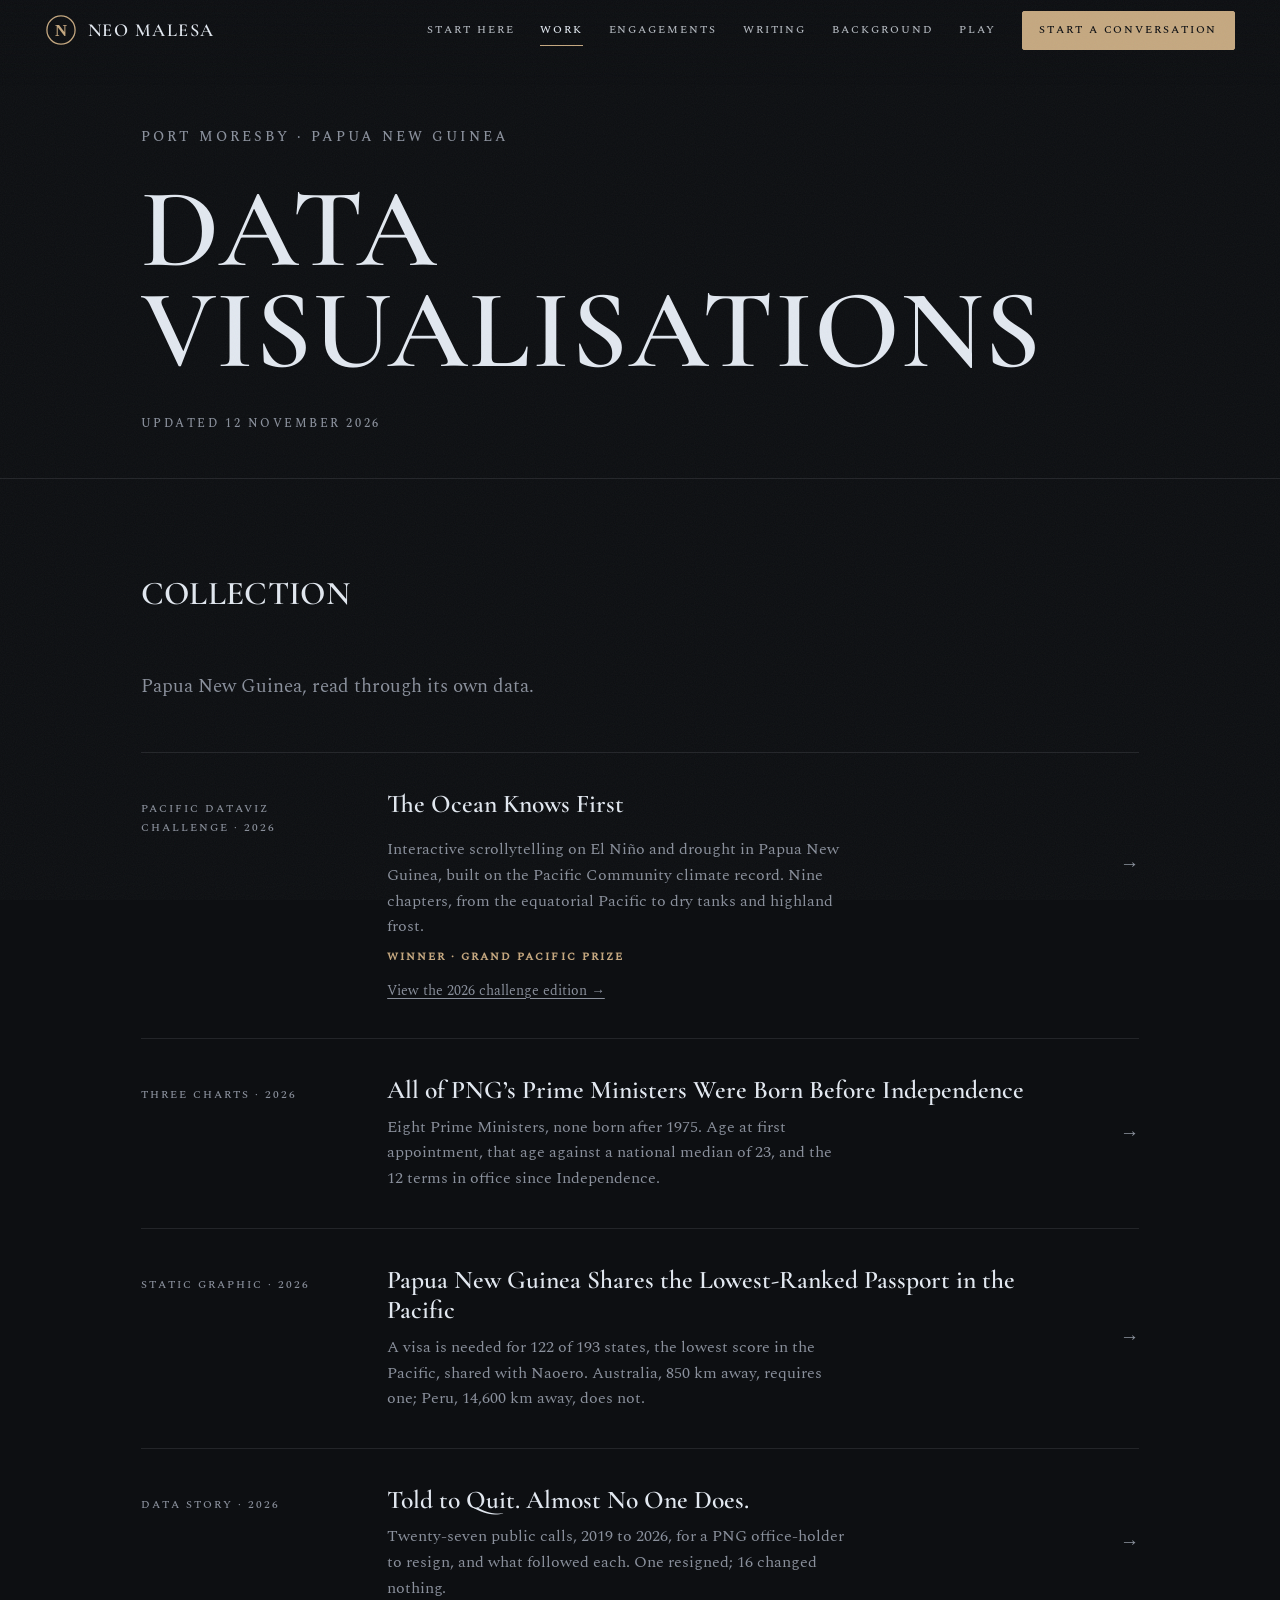
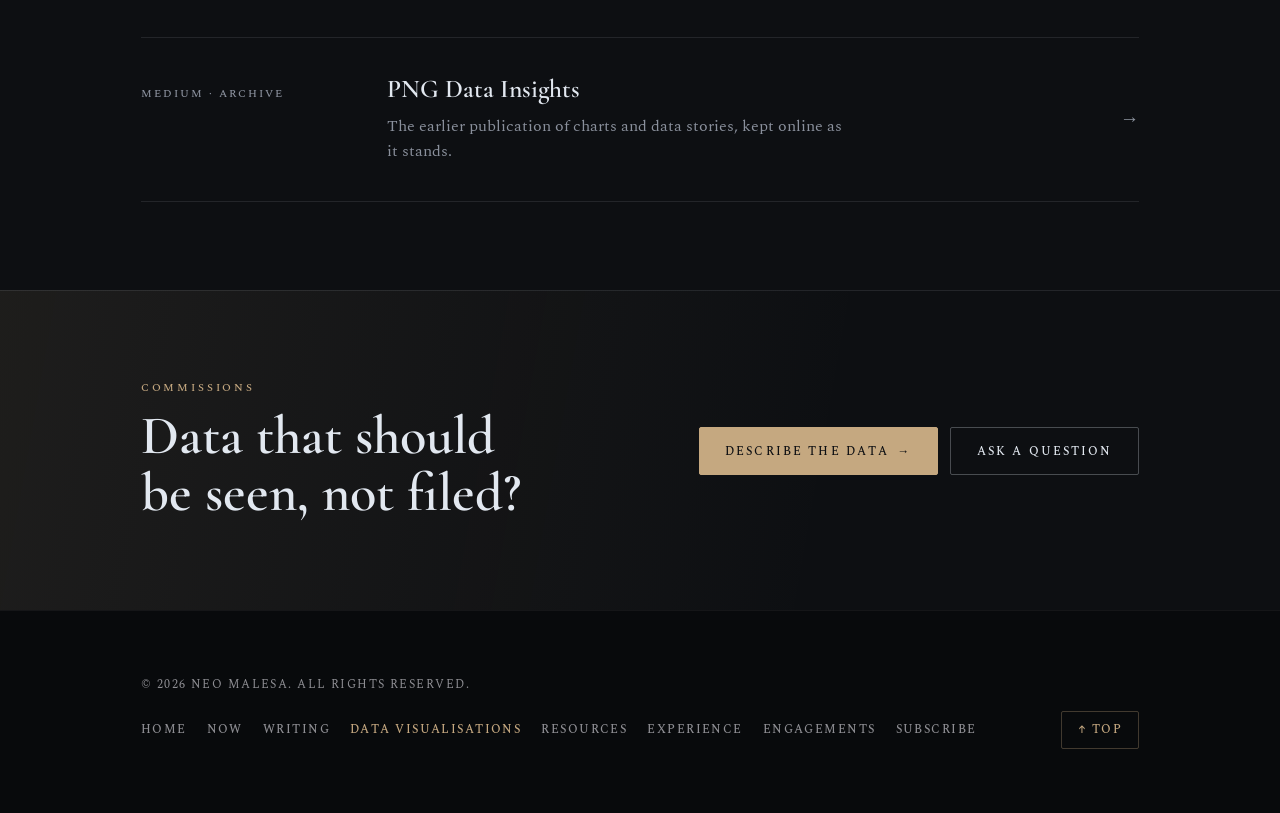
<file: dataviz/index.html>
<!DOCTYPE html>
<html lang="en">
<head>
  <meta charset="UTF-8" />
  <meta name="viewport" content="width=device-width, initial-scale=1.0" />
  <title>Data Visualisations — Neo Malesa</title>
  <meta
    name="description"
    content="Data visualisations by Neo Malesa — Papua New Guinea read through its own data, including The Ocean Knows First, winner of the 2026 Pacific Dataviz Challenge Grand Pacific Prize."
  />
  <meta name="author" content="Neo Malesa" />
  <meta name="theme-color" content="#0d0f12" />
  <meta name="color-scheme" content="dark" />
  <meta name="format-detection" content="telephone=no" />
  <link rel="canonical" href="https://neomalesa.com/dataviz/" />
  <meta property="og:type" content="website" />
  <meta property="og:site_name" content="Neo Malesa" />
  <meta property="og:title" content="Data Visualisations — Neo Malesa" />
  <meta property="og:url" content="https://neomalesa.com/dataviz/" />
  <link rel="icon" type="image/svg+xml" href="../favicon.svg" />
  <link rel="icon" type="image/png" sizes="192x192" href="../favicon.png" />
  <link rel="shortcut icon" href="../favicon.ico" />
  <link rel="apple-touch-icon" sizes="192x192" href="../favicon.png" />
  <!-- Fonts: Cormorant Garamond (display) + Spectral (body) — self-hosted -->
  <link rel="preload" as="font" type="font/woff2" crossorigin href="../assets/fonts/cormorant-garamond-600.woff2" />
  <link rel="preload" as="font" type="font/woff2" crossorigin href="../assets/fonts/spectral-400.woff2" />
  <link rel="stylesheet" href="../css/style.css" />
  <script>document.documentElement.classList.add('js');</script>
</head>
<body>
  <a class="skip-link" href="#top">Skip to content</a>
  <!-- Top bar — the same on every page; its links lead to the home page sections -->
  <header class="topbar" id="topbar">
    <div class="topbar__inner">
      <a class="topbar__brand" href="../index.html" aria-label="Neo Malesa — home">
        <svg class="topbar__seal" viewBox="0 0 100 100" aria-hidden="true" focusable="false">
          <circle cx="50" cy="50" r="44" fill="none" stroke="currentColor" stroke-width="4" />
          <text x="50" y="52" font-family="Georgia,serif" font-size="52" font-weight="600" fill="currentColor" text-anchor="middle" dominant-baseline="central">N</text>
        </svg>
        <span class="topbar__name">Neo Malesa</span>
      </a>
      <nav class="topbar__nav" id="site-menu" aria-label="Primary">
        <a href="../index.html#start">Start Here</a>
        <a href="../index.html#work" aria-current="true">Work</a>
        <a href="../index.html#engagements">Engagements</a>
        <a href="../index.html#writing">Writing</a>
        <a href="../index.html#background">Background</a>
        <a href="../index.html#play">Play</a>
      </nav>
      <a class="btn btn--primary btn--sm topbar__cta" href="../index.html#connect">
        <span class="topbar__cta-long">Start a conversation</span>
        <span class="topbar__cta-short">Contact</span>
      </a>
      <button class="topbar__toggle" type="button" aria-expanded="false" aria-controls="site-menu">
        <span class="topbar__toggle-bars" aria-hidden="true"></span>
        <span class="visually-hidden">Menu</span>
      </button>
    </div>
    <span class="topbar__progress" aria-hidden="true"></span>
  </header>
  <main class="subpage" id="top">
    <header class="subpage__head">
      <div class="subpage__inner">
        <p class="subpage__kicker">Port Moresby &middot; Papua New Guinea</p>
        <h1 class="subpage__title subpage__title--long">Data Visualisations</h1>
        <p class="subpage__meta">Updated 12 November 2026</p>
      </div>
    </header>
    <section class="subpage__section" aria-labelledby="dataviz-heading">
      <div class="subpage__inner">
        <h2 class="subpage__heading" id="dataviz-heading">Collection</h2>
        <div class="dataviz__intro">
          <p class="dataviz__lead">
            Papua New Guinea, read through its own data.
          </p>
        </div>
        <!-- Add new entries to this list. The award entry stays first; the archive stays last. -->
        <ul class="dataviz__list" role="list">
          <li class="dataviz__item dataviz__item--award">
            <a href="https://n30dyn4m1c.github.io/pacificdatavizchallenge26/" class="dataviz__link" target="_blank" rel="noopener noreferrer" aria-label="Open The Ocean Knows First, winner of the Grand Pacific Prize (opens in a new tab)">
              <span class="dataviz__meta">Pacific Dataviz Challenge &middot; 2026</span>
              <span class="dataviz__title">The Ocean Knows First</span>
              <span class="dataviz__award">Winner &middot; Grand Pacific Prize</span>
              <span class="dataviz__desc">
                Interactive scrollytelling on El Ni&ntilde;o and drought in Papua New Guinea, built on the Pacific Community climate record. Nine chapters, from the equatorial Pacific to dry tanks and highland frost.
              </span>
              <span class="dataviz__arrow" aria-hidden="true">→</span>
            </a>
            <a href="https://pacificdatavizchallenge.org/edition/2026" class="dataviz__edition" target="_blank" rel="noopener noreferrer" aria-label="View the 2026 challenge edition (opens in a new tab)">View the 2026 challenge edition &rarr;</a>
          </li>
          <li class="dataviz__item">
            <a href="pngpm-ages/" class="dataviz__link" aria-label="Open All of PNG’s Prime Ministers Were Born Before Independence">
              <span class="dataviz__meta">Three Charts &middot; 2026</span>
              <span class="dataviz__title">All of PNG’s Prime Ministers Were Born Before Independence</span>
              <span class="dataviz__desc">
                Eight Prime Ministers, none born after 1975. Age at first appointment, that age against a national median of 23, and the 12 terms in office since Independence.
              </span>
              <span class="dataviz__arrow" aria-hidden="true">→</span>
            </a>
          </li>
          <li class="dataviz__item">
            <a href="png-passport/" class="dataviz__link" aria-label="Open Papua New Guinea Shares the Lowest-Ranked Passport in the Pacific">
              <span class="dataviz__meta">Static Graphic &middot; 2026</span>
              <span class="dataviz__title">Papua New Guinea Shares the Lowest-Ranked Passport in the Pacific</span>
              <span class="dataviz__desc">
                A visa is needed for 122 of 193 states, the lowest score in the Pacific, shared with Naoero. Australia, 850 km away, requires one; Peru, 14,600 km away, does not.
              </span>
              <span class="dataviz__arrow" aria-hidden="true">→</span>
            </a>
          </li>
          <li class="dataviz__item">
            <a href="https://n30dyn4m1c.github.io/png-calls-to-resign/" class="dataviz__link" target="_blank" rel="noopener noreferrer" aria-label="Open Told to Quit. Almost No One Does. (opens in a new tab)">
              <span class="dataviz__meta">Data Story &middot; 2026</span>
              <span class="dataviz__title">Told to Quit. Almost No One Does.</span>
              <span class="dataviz__desc">
                Twenty-seven public calls, 2019 to 2026, for a PNG office-holder to resign, and what followed each. One resigned; 16 changed nothing.
              </span>
              <span class="dataviz__arrow" aria-hidden="true">→</span>
            </a>
          </li>
          <li class="dataviz__item">
            <a href="https://medium.com/png-data-insights" class="dataviz__link" target="_blank" rel="noopener noreferrer" aria-label="Open PNG Data Insights (opens in a new tab)">
              <span class="dataviz__meta">Medium &middot; Archive</span>
              <span class="dataviz__title">PNG Data Insights</span>
              <span class="dataviz__desc">
                The earlier publication of charts and data stories, kept online as it stands.
              </span>
              <span class="dataviz__arrow" aria-hidden="true">→</span>
            </a>
          </li>
        </ul>
      </div>
    </section>
    <!-- The page, turned toward the reader -->
    <aside class="cta-band" aria-label="Correspondence">
      <div class="cta-band__inner">
        <div>
          <p class="cta-band__kicker">Commissions</p>
          <p class="cta-band__text">Data that should be seen, not filed?</p>
        </div>
        <div class="cta-band__actions">
          <a class="btn btn--primary" href="../index.html?about=project#connect">Describe the data <span aria-hidden="true">→</span></a>
          <a class="btn btn--ghost" href="../index.html?about=question#connect">Ask a question</a>
        </div>
      </div>
    </aside>
  </main>
  <footer class="footer" role="contentinfo">
    <div class="footer__inner">
      <p class="footer__copy">© <span id="year">2026</span> Neo Malesa. All rights reserved.</p>
      <nav class="footer__nav" aria-label="Pages">
        <a href="../index.html">Home</a>
        <a href="../now.html">Now</a>
        <a href="../writing/">Writing</a>
        <a href="./" aria-current="true">Data Visualisations</a>
        <a href="../resources/">Resources</a>
        <a href="../experience/">Experience</a>
        <a href="../engagements/">Engagements</a>
        <a href="../subscribe/">Subscribe</a>
      </nav>
      <a href="#top" class="back-to-top" aria-label="Back to top of page">
        <span aria-hidden="true">↑</span> Top
      </a>
    </div>
  </footer>
  <!-- No scroll-reveal targets on this page, so GSAP is not loaded here -->
  <script src="../js/main.js" onerror="document.documentElement.classList.remove('js');"></script>
</body>
</html>
</file>
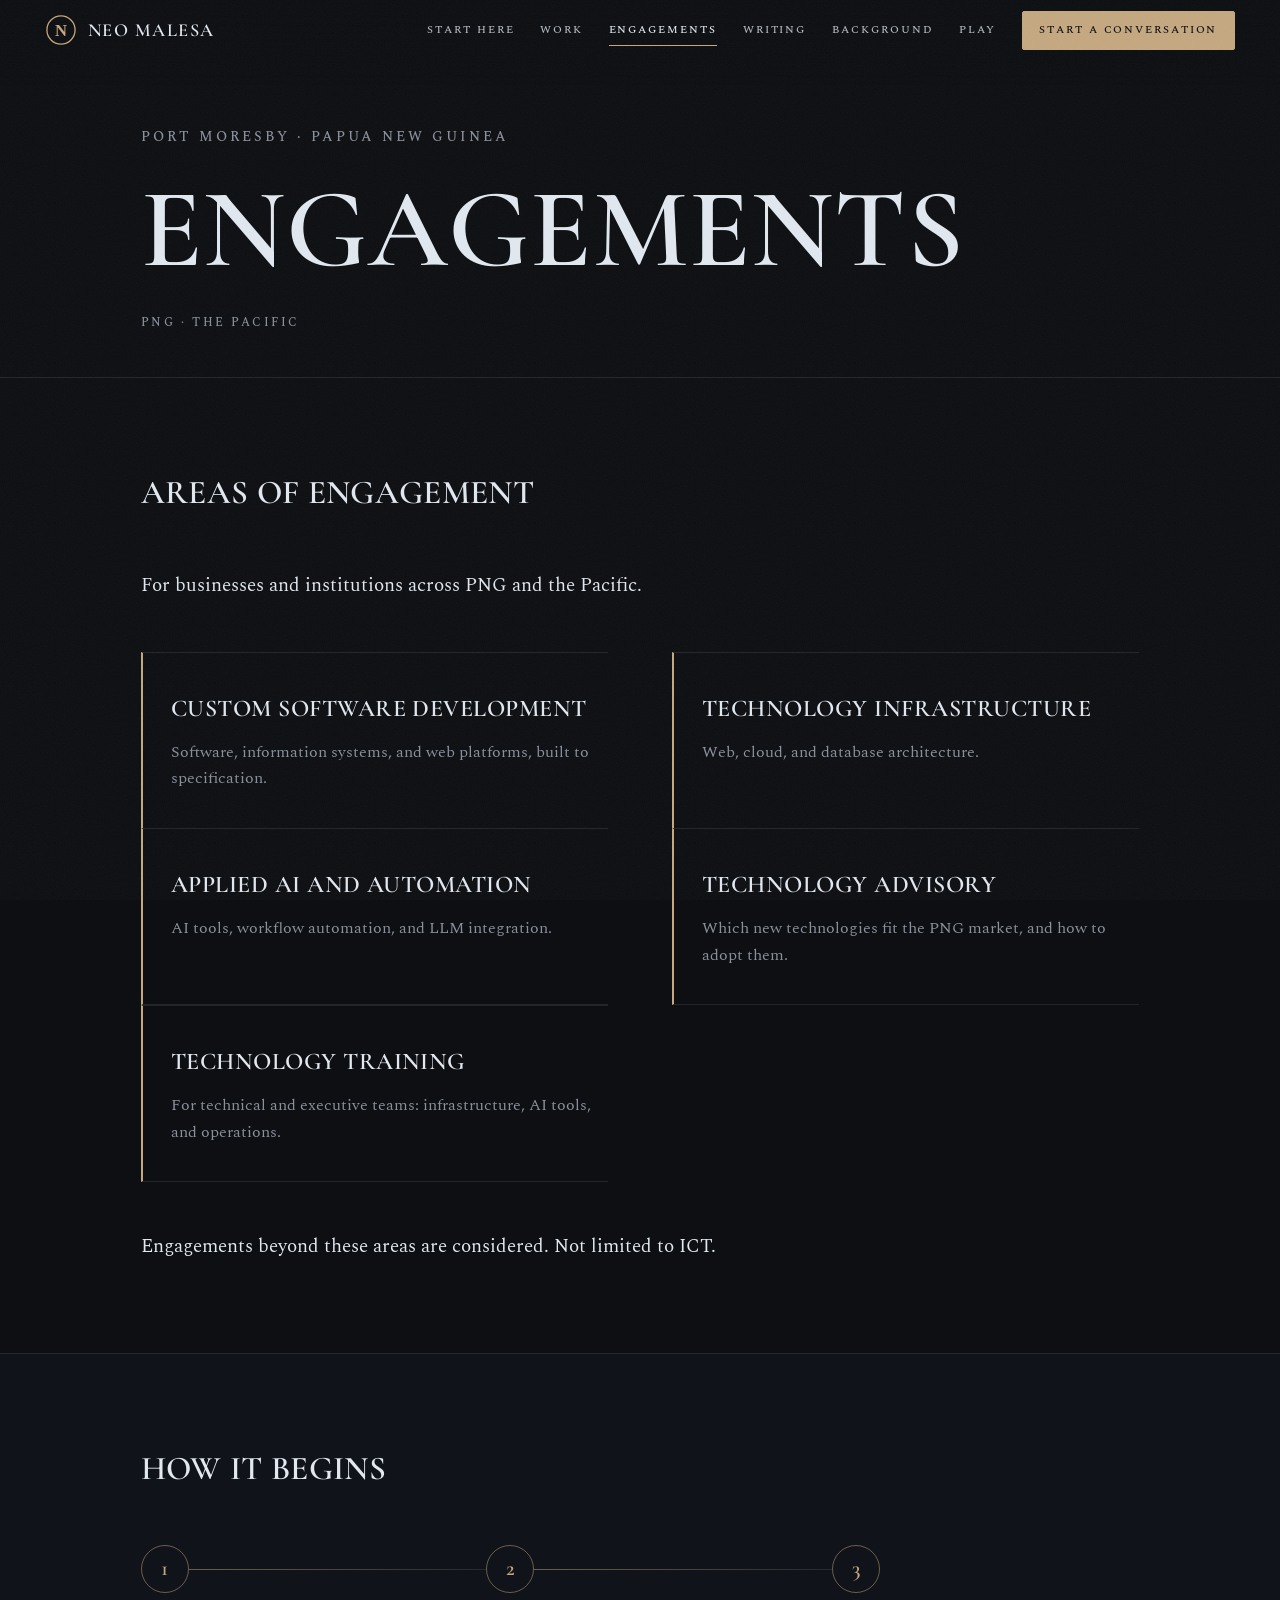
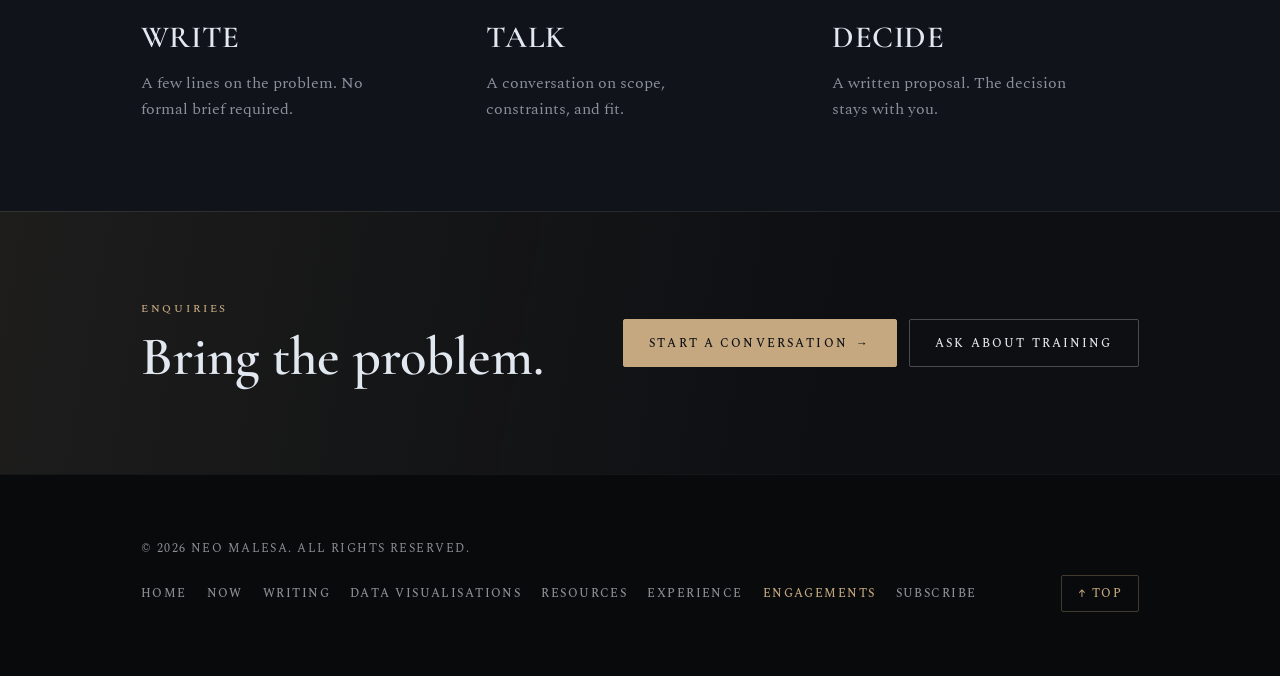
<file: engagements/index.html>
<!DOCTYPE html>
<html lang="en">
<head>
  <meta charset="UTF-8" />
  <meta name="viewport" content="width=device-width, initial-scale=1.0" />
  <title>Engagements — Neo Malesa</title>
  <meta
    name="description"
    content="Areas of engagement for Neo Malesa and Abide Tech — custom software development, technology infrastructure, applied AI and automation, technology advisory, and training across PNG and the Pacific."
  />
  <meta name="author" content="Neo Malesa" />
  <meta name="theme-color" content="#0d0f12" />
  <meta name="color-scheme" content="dark" />
  <meta name="format-detection" content="telephone=no" />
  <link rel="canonical" href="https://neomalesa.com/engagements/" />
  <meta property="og:type" content="website" />
  <meta property="og:site_name" content="Neo Malesa" />
  <meta property="og:title" content="Engagements — Neo Malesa" />
  <meta property="og:description" content="Areas of engagement for Neo Malesa and Abide Tech — custom software development, technology infrastructure, applied AI and automation, technology advisory, and training across PNG and the Pacific." />
  <meta property="og:url" content="https://neomalesa.com/engagements/" />
  <meta property="og:image" content="https://neomalesa.com/assets/og-image.png" />
  <link rel="icon" type="image/svg+xml" href="../favicon.svg" />
  <link rel="icon" type="image/png" sizes="192x192" href="../favicon.png" />
  <link rel="shortcut icon" href="../favicon.ico" />
  <link rel="apple-touch-icon" sizes="192x192" href="../favicon.png" />
  <!-- Fonts: Cormorant Garamond (display) + Spectral (body) — self-hosted -->
  <link rel="preload" as="font" type="font/woff2" crossorigin href="../assets/fonts/cormorant-garamond-600.woff2" />
  <link rel="preload" as="font" type="font/woff2" crossorigin href="../assets/fonts/spectral-400.woff2" />
  <link rel="stylesheet" href="../css/style.css" />
  <script>document.documentElement.classList.add('js');</script>
</head>
<body>
  <a class="skip-link" href="#top">Skip to content</a>
  <!-- Top bar — the same on every page; its links lead to the home page sections -->
  <header class="topbar" id="topbar">
    <div class="topbar__inner">
      <a class="topbar__brand" href="../index.html" aria-label="Neo Malesa — home">
        <svg class="topbar__seal" viewBox="0 0 100 100" aria-hidden="true" focusable="false">
          <circle cx="50" cy="50" r="44" fill="none" stroke="currentColor" stroke-width="4" />
          <text x="50" y="52" font-family="Georgia,serif" font-size="52" font-weight="600" fill="currentColor" text-anchor="middle" dominant-baseline="central">N</text>
        </svg>
        <span class="topbar__name">Neo Malesa</span>
      </a>
      <nav class="topbar__nav" id="site-menu" aria-label="Primary">
        <a href="../index.html#start">Start Here</a>
        <a href="../index.html#work">Work</a>
        <a href="../index.html#engagements" aria-current="true">Engagements</a>
        <a href="../index.html#writing">Writing</a>
        <a href="../index.html#background">Background</a>
        <a href="../index.html#play">Play</a>
      </nav>
      <a class="btn btn--primary btn--sm topbar__cta" href="../index.html#connect">
        <span class="topbar__cta-long">Start a conversation</span>
        <span class="topbar__cta-short">Contact</span>
      </a>
      <button class="topbar__toggle" type="button" aria-expanded="false" aria-controls="site-menu">
        <span class="topbar__toggle-bars" aria-hidden="true"></span>
        <span class="visually-hidden">Menu</span>
      </button>
    </div>
    <span class="topbar__progress" aria-hidden="true"></span>
  </header>
  <main class="subpage" id="top">
    <header class="subpage__head">
      <div class="subpage__inner">
        <p class="subpage__kicker">Port Moresby &middot; Papua New Guinea</p>
        <h1 class="subpage__title subpage__title--long">Engagements</h1>
        <p class="subpage__meta">PNG &middot; The Pacific</p>
      </div>
    </header>
    <section class="subpage__section" aria-labelledby="engagements-heading">
      <div class="subpage__inner">
        <h2 class="subpage__heading" id="engagements-heading">Areas of Engagement</h2>
        <div class="mandates__body">
          <p class="mandates__lead">
            For businesses and institutions across PNG and the Pacific.
          </p>
          <ul class="mandates__list" role="list">
            <li class="mandates__item">
              <p class="mandates__title">Custom Software Development</p>
              <p class="mandates__desc">Software, information systems, and web platforms, built to specification.</p>
            </li>
            <li class="mandates__item">
              <p class="mandates__title">Technology Infrastructure</p>
              <p class="mandates__desc">Web, cloud, and database architecture.</p>
            </li>
            <li class="mandates__item">
              <p class="mandates__title">Applied AI and Automation</p>
              <p class="mandates__desc">AI tools, workflow automation, and LLM integration.</p>
            </li>
            <li class="mandates__item">
              <p class="mandates__title">Technology Advisory</p>
              <p class="mandates__desc">Which new technologies fit the PNG market, and how to adopt them.</p>
            </li>
            <li class="mandates__item">
              <p class="mandates__title">Technology Training</p>
              <p class="mandates__desc">For technical and executive teams: infrastructure, AI tools, and operations.</p>
            </li>
          </ul>
          <p class="mandates__lead">
            Engagements beyond these areas are considered. Not limited to ICT.
          </p>
        </div>
      </div>
    </section>
    <section class="subpage__section subpage__section--alt" aria-labelledby="begins-heading">
      <div class="subpage__inner">
        <h2 class="subpage__heading" id="begins-heading">How It Begins</h2>
        <ol class="steps" role="list">
          <li class="steps__item">
            <span class="steps__num" aria-hidden="true">1</span>
            <h3 class="steps__title">Write</h3>
            <p class="steps__desc">A few lines on the problem. No formal brief required.</p>
          </li>
          <li class="steps__item">
            <span class="steps__num" aria-hidden="true">2</span>
            <h3 class="steps__title">Talk</h3>
            <p class="steps__desc">A conversation on scope, constraints, and fit.</p>
          </li>
          <li class="steps__item">
            <span class="steps__num" aria-hidden="true">3</span>
            <h3 class="steps__title">Decide</h3>
            <p class="steps__desc">A written proposal. The decision stays with you.</p>
          </li>
        </ol>
      </div>
    </section>
    <!-- The page, turned toward the reader -->
    <aside class="cta-band" aria-label="Correspondence">
      <div class="cta-band__inner">
        <div>
          <p class="cta-band__kicker">Enquiries</p>
          <p class="cta-band__text">Bring the problem.</p>
        </div>
        <div class="cta-band__actions">
          <a class="btn btn--primary" href="../index.html?about=project#connect">Start a conversation <span aria-hidden="true">→</span></a>
          <a class="btn btn--ghost" href="../index.html?about=advice#connect">Ask about training</a>
        </div>
      </div>
    </aside>
  </main>
  <footer class="footer" role="contentinfo">
    <div class="footer__inner">
      <p class="footer__copy">© <span id="year">2026</span> Neo Malesa. All rights reserved.</p>
      <nav class="footer__nav" aria-label="Pages">
        <a href="../index.html">Home</a>
        <a href="../now.html">Now</a>
        <a href="../writing/">Writing</a>
        <a href="../dataviz/">Data Visualisations</a>
        <a href="../resources/">Resources</a>
        <a href="../experience/">Experience</a>
        <a href="./" aria-current="true">Engagements</a>
        <a href="../subscribe/">Subscribe</a>
      </nav>
      <a href="#top" class="back-to-top" aria-label="Back to top of page">
        <span aria-hidden="true">↑</span> Top
      </a>
    </div>
  </footer>
  <!-- No scroll-reveal targets on this page, so GSAP is not loaded here -->
  <script src="../js/main.js" onerror="document.documentElement.classList.remove('js');"></script>
</body>
</html>
</file>
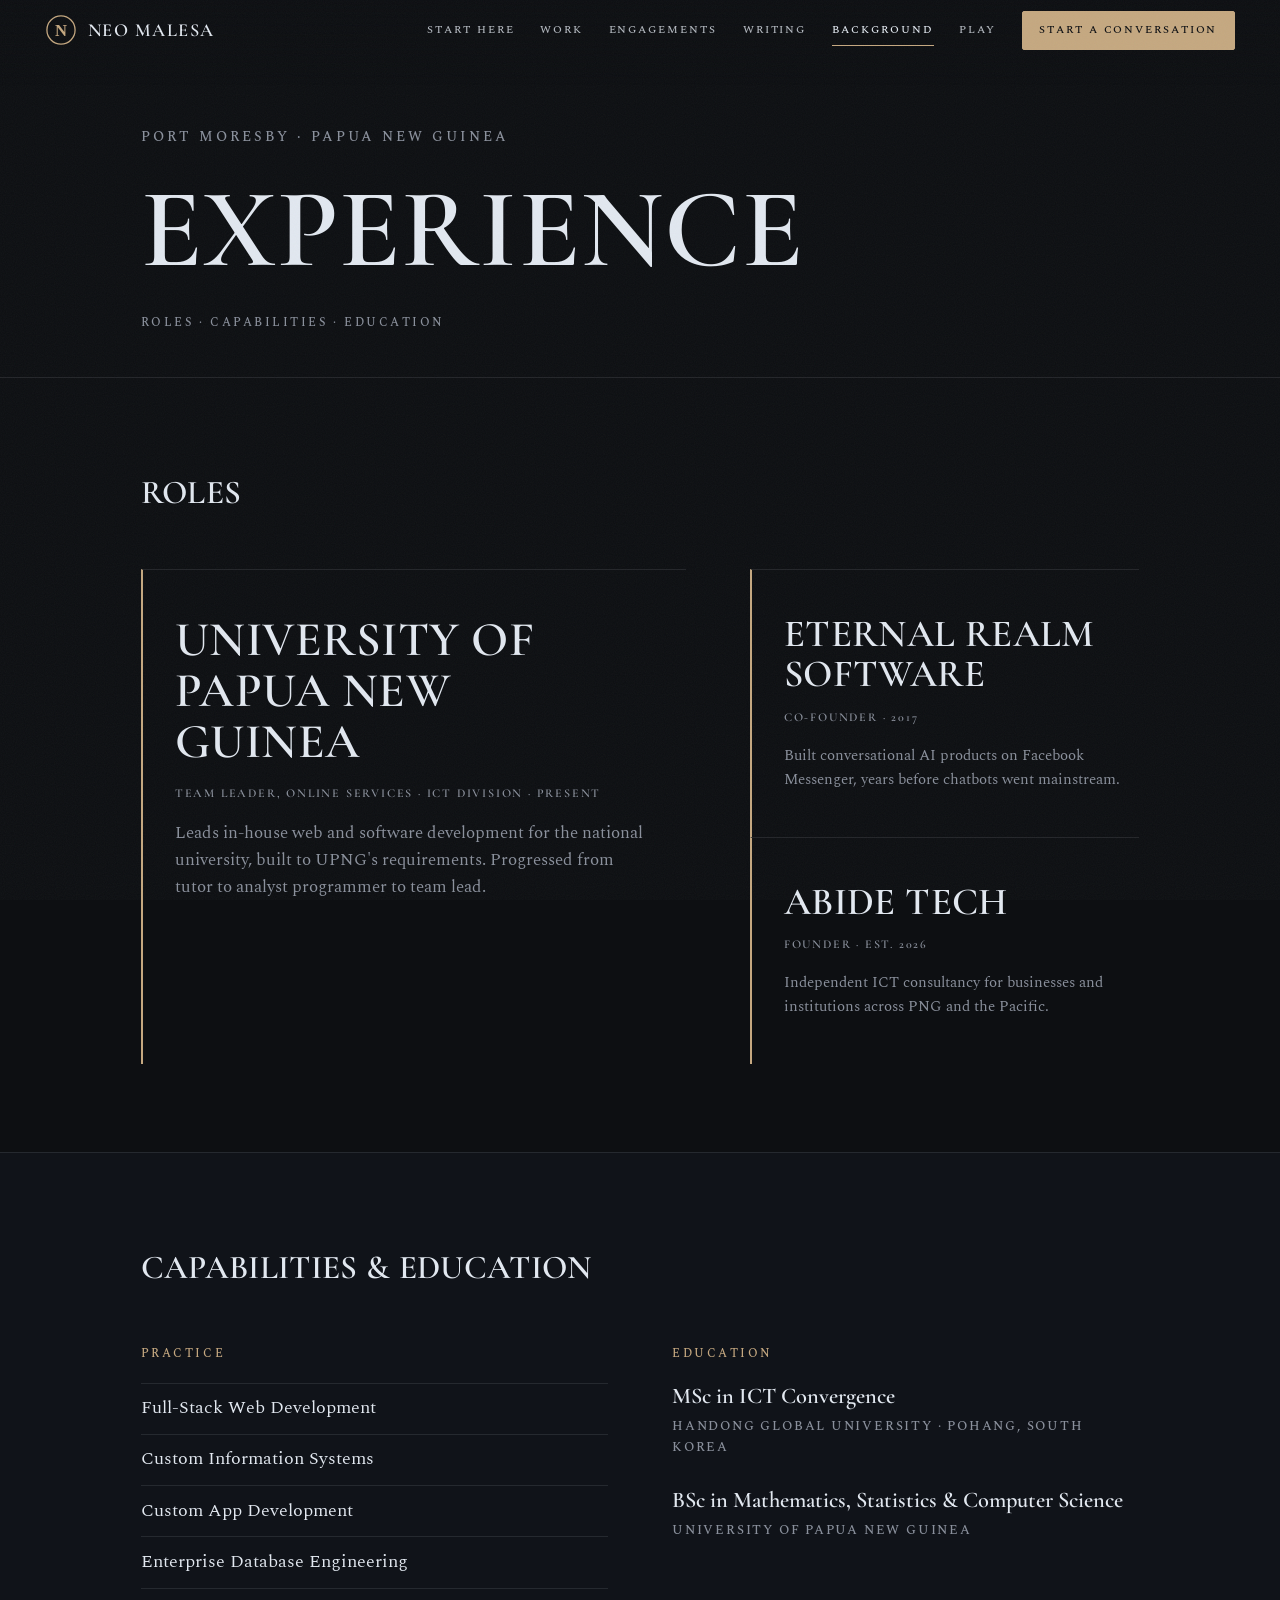
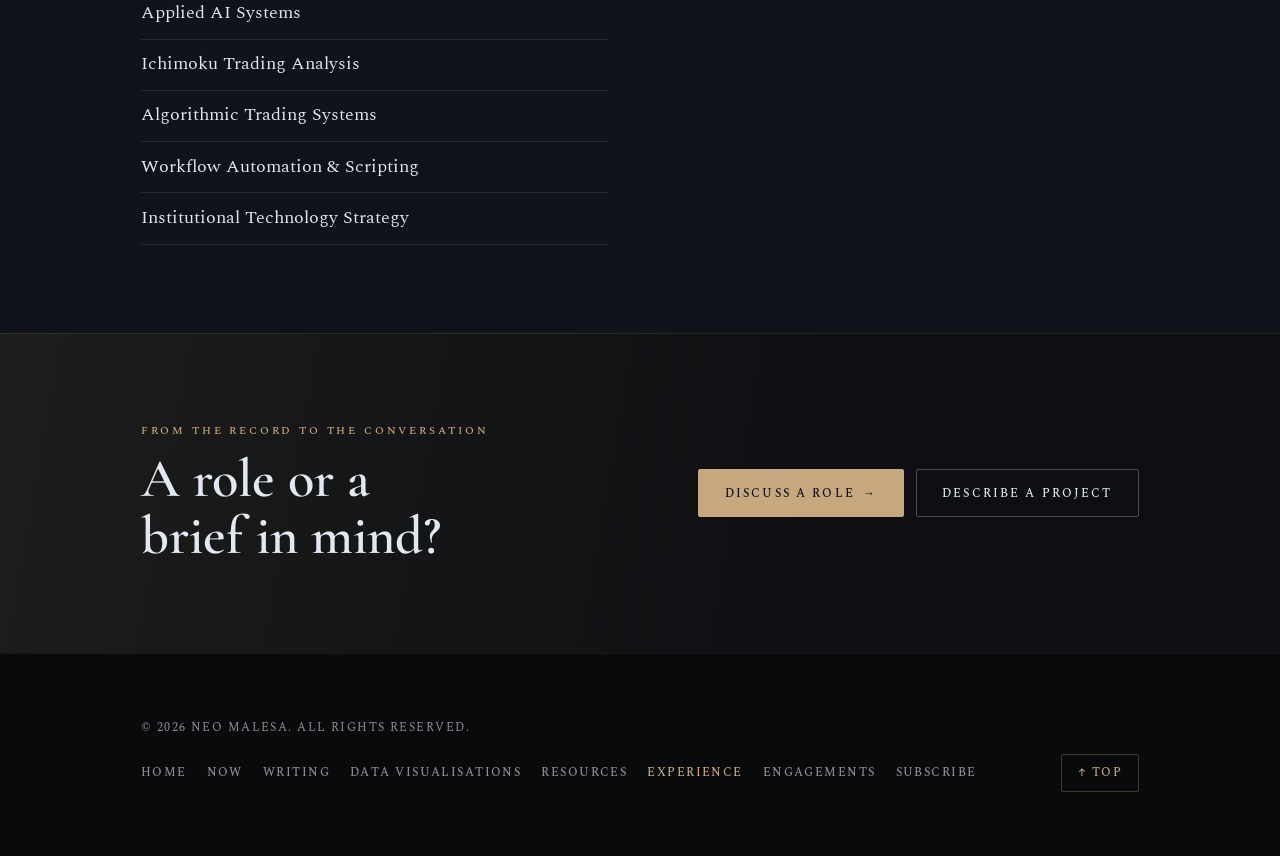
<file: experience/index.html>
<!DOCTYPE html>
<html lang="en">
<head>
  <meta charset="UTF-8" />
  <meta name="viewport" content="width=device-width, initial-scale=1.0" />
  <title>Experience — Neo Malesa</title>
  <meta
    name="description"
    content="Experience, capabilities, and education of Neo Malesa — Team Leader, Online Services at the University of Papua New Guinea; co-founder of Eternal Realm Software; founder of Abide Tech."
  />
  <meta name="author" content="Neo Malesa" />
  <meta name="theme-color" content="#0d0f12" />
  <meta name="color-scheme" content="dark" />
  <meta name="format-detection" content="telephone=no" />
  <link rel="canonical" href="https://neomalesa.com/experience/" />
  <meta property="og:type" content="website" />
  <meta property="og:site_name" content="Neo Malesa" />
  <meta property="og:title" content="Experience — Neo Malesa" />
  <meta property="og:description" content="Experience, capabilities, and education of Neo Malesa — Team Leader, Online Services at the University of Papua New Guinea; co-founder of Eternal Realm Software; founder of Abide Tech." />
  <meta property="og:url" content="https://neomalesa.com/experience/" />
  <meta property="og:image" content="https://neomalesa.com/assets/og-image.png" />
  <link rel="icon" type="image/svg+xml" href="../favicon.svg" />
  <link rel="icon" type="image/png" sizes="192x192" href="../favicon.png" />
  <link rel="shortcut icon" href="../favicon.ico" />
  <link rel="apple-touch-icon" sizes="192x192" href="../favicon.png" />
  <!-- Fonts: Cormorant Garamond (display) + Spectral (body) — self-hosted -->
  <link rel="preload" as="font" type="font/woff2" crossorigin href="../assets/fonts/cormorant-garamond-600.woff2" />
  <link rel="preload" as="font" type="font/woff2" crossorigin href="../assets/fonts/spectral-400.woff2" />
  <link rel="stylesheet" href="../css/style.css" />
  <script>document.documentElement.classList.add('js');</script>
</head>
<body>
  <a class="skip-link" href="#top">Skip to content</a>
  <!-- Top bar — the same on every page; its links lead to the home page sections -->
  <header class="topbar" id="topbar">
    <div class="topbar__inner">
      <a class="topbar__brand" href="../index.html" aria-label="Neo Malesa — home">
        <svg class="topbar__seal" viewBox="0 0 100 100" aria-hidden="true" focusable="false">
          <circle cx="50" cy="50" r="44" fill="none" stroke="currentColor" stroke-width="4" />
          <text x="50" y="52" font-family="Georgia,serif" font-size="52" font-weight="600" fill="currentColor" text-anchor="middle" dominant-baseline="central">N</text>
        </svg>
        <span class="topbar__name">Neo Malesa</span>
      </a>
      <nav class="topbar__nav" id="site-menu" aria-label="Primary">
        <a href="../index.html#start">Start Here</a>
        <a href="../index.html#work">Work</a>
        <a href="../index.html#engagements">Engagements</a>
        <a href="../index.html#writing">Writing</a>
        <a href="../index.html#background" aria-current="true">Background</a>
        <a href="../index.html#play">Play</a>
      </nav>
      <a class="btn btn--primary btn--sm topbar__cta" href="../index.html#connect">
        <span class="topbar__cta-long">Start a conversation</span>
        <span class="topbar__cta-short">Contact</span>
      </a>
      <button class="topbar__toggle" type="button" aria-expanded="false" aria-controls="site-menu">
        <span class="topbar__toggle-bars" aria-hidden="true"></span>
        <span class="visually-hidden">Menu</span>
      </button>
    </div>
    <span class="topbar__progress" aria-hidden="true"></span>
  </header>
  <main class="subpage" id="top">
    <header class="subpage__head">
      <div class="subpage__inner">
        <p class="subpage__kicker">Port Moresby &middot; Papua New Guinea</p>
        <h1 class="subpage__title">Experience</h1>
        <p class="subpage__meta">Roles &middot; Capabilities &middot; Education</p>
      </div>
    </header>
    <section class="subpage__section" aria-labelledby="experience-heading">
      <div class="subpage__inner">
        <h2 class="subpage__heading" id="experience-heading">Roles</h2>
        <ul class="work__list" role="list">
          <li class="work__item work__item--lead">
            <p class="work__org">University of Papua New Guinea</p>
            <p class="work__role">Team Leader, Online Services &middot; ICT Division &middot; Present</p>
            <p class="work__desc">
              Leads in-house web and software development for the national university, built to UPNG's requirements. Progressed from tutor to analyst programmer to team lead.
            </p>
          </li>
          <li class="work__item">
            <p class="work__org">Eternal Realm Software</p>
            <p class="work__role">Co-founder &middot; 2017</p>
            <p class="work__desc">
              Built conversational AI products on Facebook Messenger, years before chatbots went mainstream.
            </p>
          </li>
          <li class="work__item">
            <p class="work__org">Abide Tech</p>
            <p class="work__role">Founder &middot; Est. 2026</p>
            <p class="work__desc">
              Independent ICT consultancy for businesses and institutions across PNG and the Pacific.
            </p>
          </li>
        </ul>
      </div>
    </section>
    <section class="subpage__section subpage__section--alt" aria-labelledby="capabilities-heading">
      <div class="subpage__inner">
        <h2 class="subpage__heading" id="capabilities-heading">Capabilities &amp; Education</h2>
        <div class="capabilities__grid">
          <div class="capabilities__block">
            <p class="capabilities__title">Practice</p>
            <ul class="capabilities__list" role="list">
              <li>Full-Stack Web Development</li>
              <li>Custom Information Systems</li>
              <li>Custom App Development</li>
              <li>Enterprise Database Engineering</li>
              <li>Applied AI Systems</li>
              <li>Ichimoku Trading Analysis</li>
              <li>Algorithmic Trading Systems</li>
              <li>Workflow Automation &amp; Scripting</li>
              <li>Institutional Technology Strategy</li>
            </ul>
          </div>
          <div class="capabilities__block">
            <p class="capabilities__title">Education</p>
            <ul class="credentials__list" role="list">
              <li>
                <span class="credential__degree">MSc in ICT Convergence</span>
                <span class="credential__institution">Handong Global University &middot; Pohang, South Korea</span>
              </li>
              <li>
                <span class="credential__degree">BSc in Mathematics, Statistics &amp; Computer Science</span>
                <span class="credential__institution">University of Papua New Guinea</span>
              </li>
            </ul>
          </div>
        </div>
      </div>
    </section>
    <!-- The page, turned toward the reader -->
    <aside class="cta-band" aria-label="Correspondence">
      <div class="cta-band__inner">
        <div>
          <p class="cta-band__kicker">From the record to the conversation</p>
          <p class="cta-band__text">A role or a brief in mind?</p>
        </div>
        <div class="cta-band__actions">
          <a class="btn btn--primary" href="../index.html?about=role#connect">Discuss a role <span aria-hidden="true">→</span></a>
          <a class="btn btn--ghost" href="../index.html?about=project#connect">Describe a project</a>
        </div>
      </div>
    </aside>
  </main>
  <footer class="footer" role="contentinfo">
    <div class="footer__inner">
      <p class="footer__copy">© <span id="year">2026</span> Neo Malesa. All rights reserved.</p>
      <nav class="footer__nav" aria-label="Pages">
        <a href="../index.html">Home</a>
        <a href="../now.html">Now</a>
        <a href="../writing/">Writing</a>
        <a href="../dataviz/">Data Visualisations</a>
        <a href="../resources/">Resources</a>
        <a href="./" aria-current="true">Experience</a>
        <a href="../engagements/">Engagements</a>
        <a href="../subscribe/">Subscribe</a>
      </nav>
      <a href="#top" class="back-to-top" aria-label="Back to top of page">
        <span aria-hidden="true">↑</span> Top
      </a>
    </div>
  </footer>
  <!-- No scroll-reveal targets on this page, so GSAP is not loaded here -->
  <script src="../js/main.js" onerror="document.documentElement.classList.remove('js');"></script>
</body>
</html>
</file>
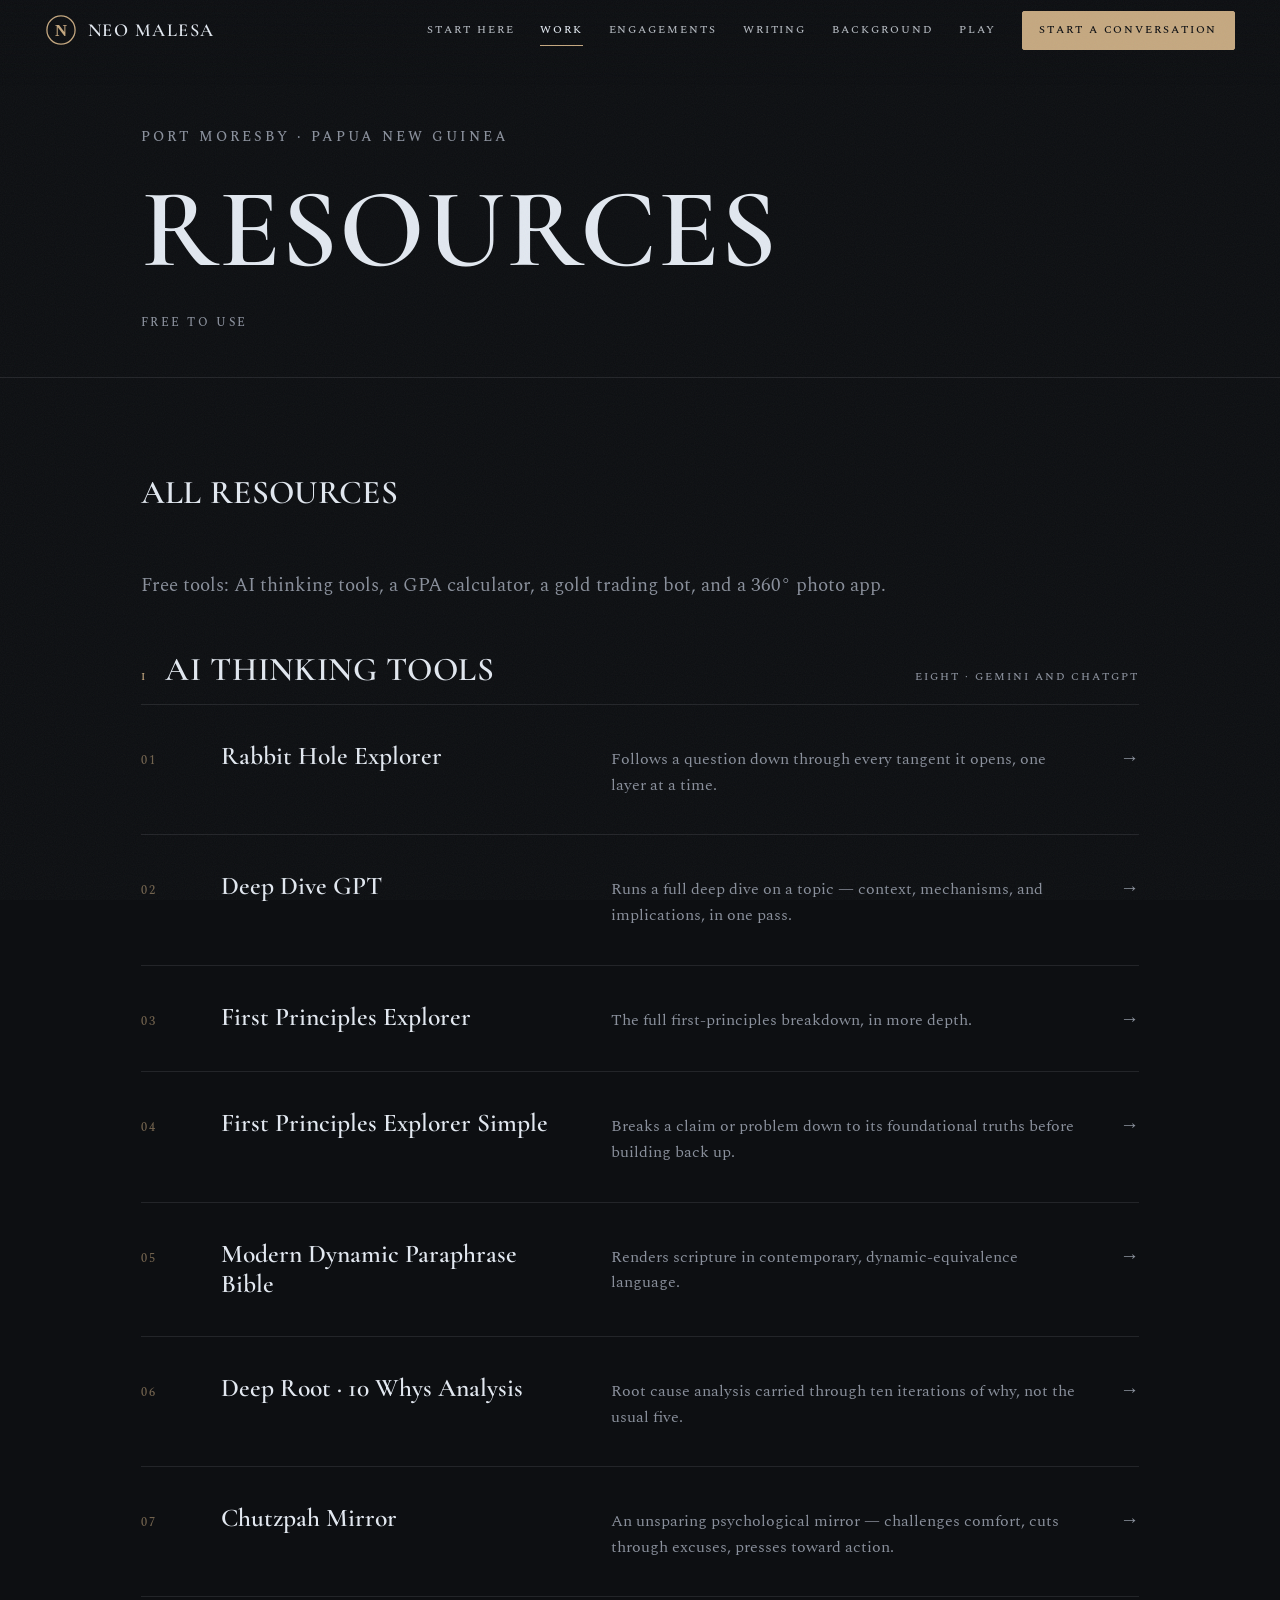
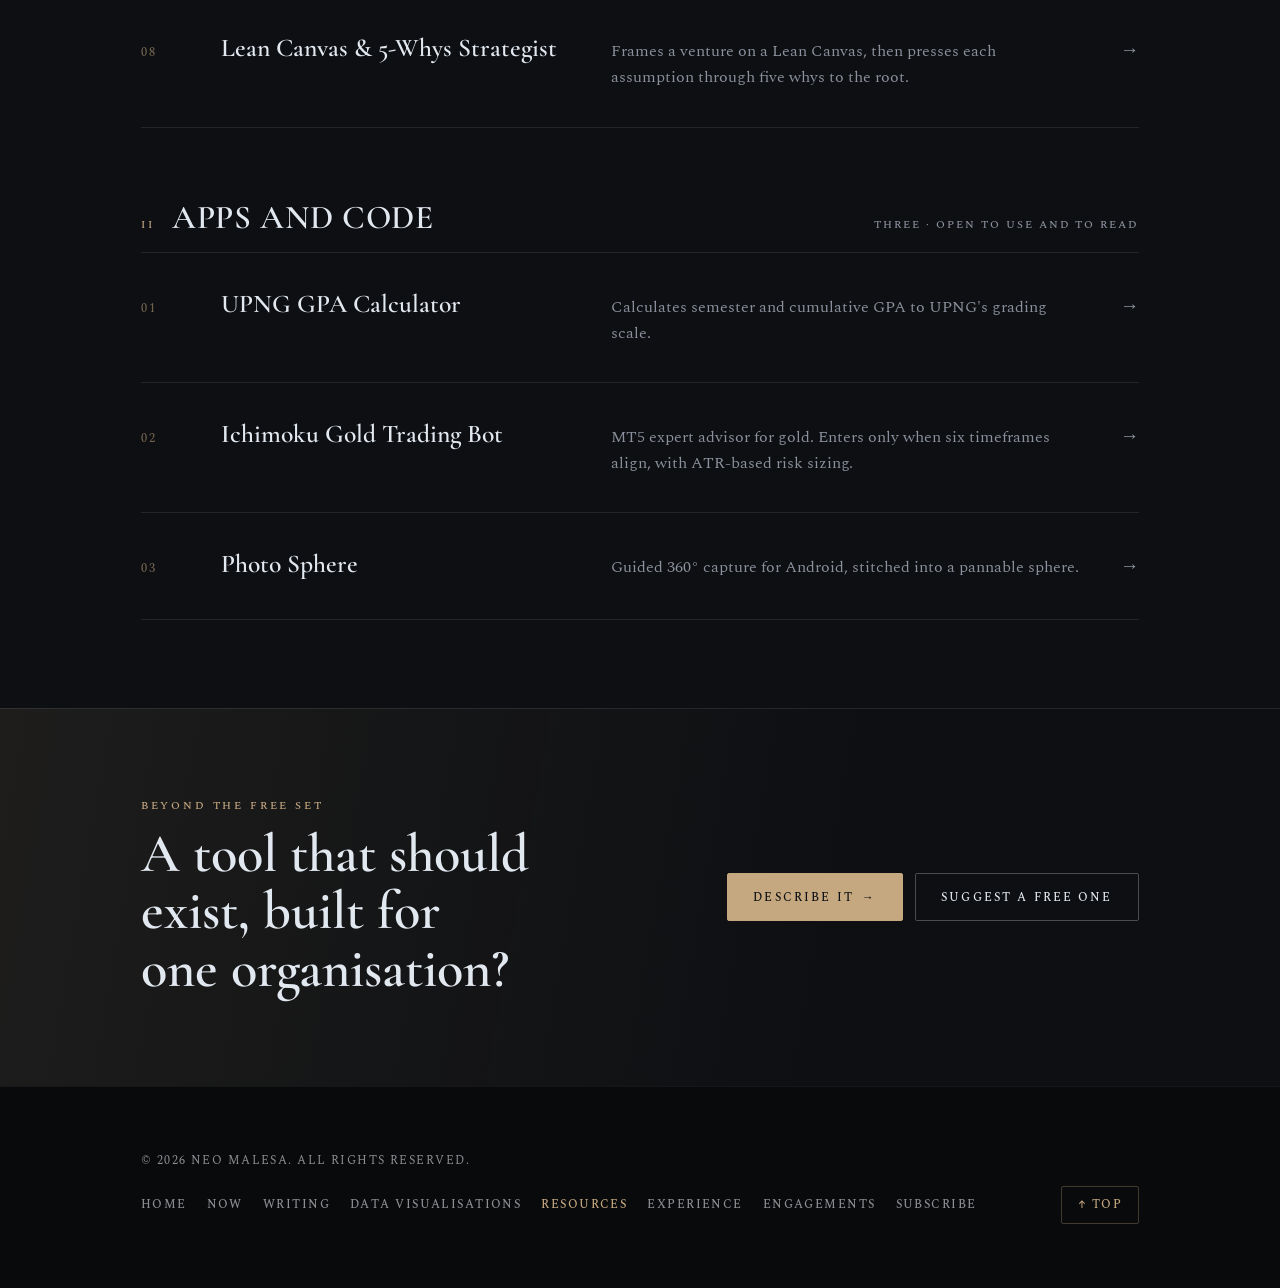
<file: resources/index.html>
<!DOCTYPE html>
<html lang="en">
<head>
  <meta charset="UTF-8" />
  <meta name="viewport" content="width=device-width, initial-scale=1.0" />
  <title>Resources — Neo Malesa</title>
  <meta
    name="description"
    content="Free public tools by Neo Malesa — AI thinking tools, the UPNG GPA Calculator, an Ichimoku gold trading bot for MT5, and Photo Sphere, a 360° photo app for Android."
  />
  <meta name="author" content="Neo Malesa" />
  <meta name="theme-color" content="#0d0f12" />
  <meta name="color-scheme" content="dark" />
  <meta name="format-detection" content="telephone=no" />
  <link rel="canonical" href="https://neomalesa.com/resources/" />
  <meta property="og:type" content="website" />
  <meta property="og:site_name" content="Neo Malesa" />
  <meta property="og:title" content="Resources — Neo Malesa" />
  <meta property="og:description" content="Free public tools by Neo Malesa — AI thinking tools, the UPNG GPA Calculator, an Ichimoku gold trading bot for MT5, and Photo Sphere, a 360° photo app for Android." />
  <meta property="og:url" content="https://neomalesa.com/resources/" />
  <meta property="og:image" content="https://neomalesa.com/assets/og-image.png" />
  <link rel="icon" type="image/svg+xml" href="../favicon.svg" />
  <link rel="icon" type="image/png" sizes="192x192" href="../favicon.png" />
  <link rel="shortcut icon" href="../favicon.ico" />
  <link rel="apple-touch-icon" sizes="192x192" href="../favicon.png" />
  <!-- Fonts: Cormorant Garamond (display) + Spectral (body) — self-hosted -->
  <link rel="preload" as="font" type="font/woff2" crossorigin href="../assets/fonts/cormorant-garamond-600.woff2" />
  <link rel="preload" as="font" type="font/woff2" crossorigin href="../assets/fonts/spectral-400.woff2" />
  <link rel="stylesheet" href="../css/style.css" />
  <script>document.documentElement.classList.add('js');</script>
</head>
<body>
  <a class="skip-link" href="#top">Skip to content</a>
  <!-- Top bar — the same on every page; its links lead to the home page sections -->
  <header class="topbar" id="topbar">
    <div class="topbar__inner">
      <a class="topbar__brand" href="../index.html" aria-label="Neo Malesa — home">
        <svg class="topbar__seal" viewBox="0 0 100 100" aria-hidden="true" focusable="false">
          <circle cx="50" cy="50" r="44" fill="none" stroke="currentColor" stroke-width="4" />
          <text x="50" y="52" font-family="Georgia,serif" font-size="52" font-weight="600" fill="currentColor" text-anchor="middle" dominant-baseline="central">N</text>
        </svg>
        <span class="topbar__name">Neo Malesa</span>
      </a>
      <nav class="topbar__nav" id="site-menu" aria-label="Primary">
        <a href="../index.html#start">Start Here</a>
        <a href="../index.html#work" aria-current="true">Work</a>
        <a href="../index.html#engagements">Engagements</a>
        <a href="../index.html#writing">Writing</a>
        <a href="../index.html#background">Background</a>
        <a href="../index.html#play">Play</a>
      </nav>
      <a class="btn btn--primary btn--sm topbar__cta" href="../index.html#connect">
        <span class="topbar__cta-long">Start a conversation</span>
        <span class="topbar__cta-short">Contact</span>
      </a>
      <button class="topbar__toggle" type="button" aria-expanded="false" aria-controls="site-menu">
        <span class="topbar__toggle-bars" aria-hidden="true"></span>
        <span class="visually-hidden">Menu</span>
      </button>
    </div>
    <span class="topbar__progress" aria-hidden="true"></span>
  </header>
  <main class="subpage" id="top">
    <header class="subpage__head">
      <div class="subpage__inner">
        <p class="subpage__kicker">Port Moresby &middot; Papua New Guinea</p>
        <h1 class="subpage__title">Resources</h1>
        <p class="subpage__meta">Free to use</p>
      </div>
    </header>
    <section class="subpage__section" aria-labelledby="resources-heading">
      <div class="subpage__inner">
        <h2 class="subpage__heading" id="resources-heading">All Resources</h2>
        <div class="resources__intro">
          <p class="resources__lead">Free tools: AI thinking tools, a GPA calculator, a gold trading bot, and a 360° photo app.</p>
        </div>
        <div class="subpage__group">
        <h3 class="subsection__heading">
          <span class="subsection__index" aria-hidden="true">i</span>
          AI Thinking Tools
          <span class="subsection__note">Eight &middot; Gemini and ChatGPT</span>
        </h3>
        <ul class="resources__list" role="list">
          <li class="resources__item">
            <a href="https://gemini.google.com/gem/1wssKe29fiDCvUz6mFIeZm6PQdfBUocsz?usp=sharing" class="resources__link" target="_blank" rel="noopener noreferrer" aria-label="Open Rabbit Hole Explorer (opens in a new tab)">
              <span class="resources__title">Rabbit Hole Explorer</span>
              <span class="resources__desc">Follows a question down through every tangent it opens, one layer at a time.</span>
              <span class="resources__arrow" aria-hidden="true">→</span>
            </a>
          </li>
          <li class="resources__item">
            <a href="https://chatgpt.com/g/g-68de1f7001088191bf9eeaed735515d9-deep-dive-gpt" class="resources__link" target="_blank" rel="noopener noreferrer" aria-label="Open Deep Dive GPT (opens in a new tab)">
              <span class="resources__title">Deep Dive GPT</span>
              <span class="resources__desc">Runs a full deep dive on a topic — context, mechanisms, and implications, in one pass.</span>
              <span class="resources__arrow" aria-hidden="true">→</span>
            </a>
          </li>
          <li class="resources__item">
            <a href="https://gemini.google.com/gem/1Vq3W23Km5JGMeJkwUSzJiAfONIPueijc?usp=sharing" class="resources__link" target="_blank" rel="noopener noreferrer" aria-label="Open First Principles Explorer (opens in a new tab)">
              <span class="resources__title">First Principles Explorer</span>
              <span class="resources__desc">The full first-principles breakdown, in more depth.</span>
              <span class="resources__arrow" aria-hidden="true">→</span>
            </a>
          </li>
          <li class="resources__item">
            <a href="https://gemini.google.com/gem/1I7w3j_yosDLzEY1n3KKQN6lWM-hk998b?usp=sharing" class="resources__link" target="_blank" rel="noopener noreferrer" aria-label="Open First Principles Explorer Simple (opens in a new tab)">
              <span class="resources__title">First Principles Explorer Simple</span>
              <span class="resources__desc">Breaks a claim or problem down to its foundational truths before building back up.</span>
              <span class="resources__arrow" aria-hidden="true">→</span>
            </a>
          </li>
          <li class="resources__item">
            <a href="https://gemini.google.com/gem/1kTrAndtN3rdHQksBcVtZepYUxmkaPyEv?usp=sharing" class="resources__link" target="_blank" rel="noopener noreferrer" aria-label="Open Modern Dynamic Paraphrase Bible (opens in a new tab)">
              <span class="resources__title">Modern Dynamic Paraphrase Bible</span>
              <span class="resources__desc">Renders scripture in contemporary, dynamic-equivalence language.</span>
              <span class="resources__arrow" aria-hidden="true">→</span>
            </a>
          </li>
          <li class="resources__item">
            <a href="https://gemini.google.com/gem/15sRk9jYExUF5V_uJ4XL43EuzkIXFKCkY?usp=sharing" class="resources__link" target="_blank" rel="noopener noreferrer" aria-label="Open Deep Root, 10 Whys Analysis (opens in a new tab)">
              <span class="resources__title">Deep Root &middot; 10 Whys Analysis</span>
              <span class="resources__desc">Root cause analysis carried through ten iterations of why, not the usual five.</span>
              <span class="resources__arrow" aria-hidden="true">→</span>
            </a>
          </li>
          <li class="resources__item">
            <a href="https://gemini.google.com/gem/1wHVJH9sYDNqSIL9t1qpcTqJCi2MmR0Ce?usp=sharing" class="resources__link" target="_blank" rel="noopener noreferrer" aria-label="Open Chutzpah Mirror (opens in a new tab)">
              <span class="resources__title">Chutzpah Mirror</span>
              <span class="resources__desc">An unsparing psychological mirror — challenges comfort, cuts through excuses, presses toward action.</span>
              <span class="resources__arrow" aria-hidden="true">→</span>
            </a>
          </li>
          <li class="resources__item">
            <a href="https://gemini.google.com/gem/1ieRSOYwtppX-AaHl1RqyPMhSJsY6eTxs?usp=sharing" class="resources__link" target="_blank" rel="noopener noreferrer" aria-label="Open Lean Canvas &amp; 5-Whys Strategist (opens in a new tab)">
              <span class="resources__title">Lean Canvas &amp; 5-Whys Strategist</span>
              <span class="resources__desc">Frames a venture on a Lean Canvas, then presses each assumption through five whys to the root.</span>
              <span class="resources__arrow" aria-hidden="true">→</span>
            </a>
          </li>
        </ul>
        </div>
        <div class="subpage__group">
        <h3 class="subsection__heading">
          <span class="subsection__index" aria-hidden="true">ii</span>
          Apps and Code
          <span class="subsection__note">Three &middot; open to use and to read</span>
        </h3>
        <ul class="resources__list" role="list">
          <li class="resources__item">
            <a href="https://n30dyn4m1c.github.io/upng-gpa-calculator_/" class="resources__link" target="_blank" rel="noopener noreferrer" aria-label="Open UPNG GPA Calculator (opens in a new tab)">
              <span class="resources__title">UPNG GPA Calculator</span>
              <span class="resources__desc">Calculates semester and cumulative GPA to UPNG's grading scale.</span>
              <span class="resources__arrow" aria-hidden="true">→</span>
            </a>
          </li>
          <li class="resources__item">
            <a href="https://github.com/n30dyn4m1c/ichimoku-h4-m1-align" class="resources__link" target="_blank" rel="noopener noreferrer" aria-label="Open Ichimoku Gold Trading Bot (opens in a new tab)">
              <span class="resources__title">Ichimoku Gold Trading Bot</span>
              <span class="resources__desc">MT5 expert advisor for gold. Enters only when six timeframes align, with ATR-based risk sizing.</span>
              <span class="resources__arrow" aria-hidden="true">→</span>
            </a>
          </li>
          <li class="resources__item">
            <a href="https://github.com/n30dyn4m1c/360-photo-app" class="resources__link" target="_blank" rel="noopener noreferrer" aria-label="Open Photo Sphere (opens in a new tab)">
              <span class="resources__title">Photo Sphere</span>
              <span class="resources__desc">Guided 360° capture for Android, stitched into a pannable sphere.</span>
              <span class="resources__arrow" aria-hidden="true">→</span>
            </a>
          </li>
        </ul>
        </div>
      </div>
    </section>
    <!-- The page, turned toward the reader -->
    <aside class="cta-band" aria-label="Correspondence">
      <div class="cta-band__inner">
        <div>
          <p class="cta-band__kicker">Beyond the free set</p>
          <p class="cta-band__text">A tool that should exist, built for one organisation?</p>
        </div>
        <div class="cta-band__actions">
          <a class="btn btn--primary" href="../index.html?about=project#connect">Describe it <span aria-hidden="true">→</span></a>
          <a class="btn btn--ghost" href="../index.html?about=question#connect">Suggest a free one</a>
        </div>
      </div>
    </aside>
  </main>
  <footer class="footer" role="contentinfo">
    <div class="footer__inner">
      <p class="footer__copy">© <span id="year">2026</span> Neo Malesa. All rights reserved.</p>
      <nav class="footer__nav" aria-label="Pages">
        <a href="../index.html">Home</a>
        <a href="../now.html">Now</a>
        <a href="../writing/">Writing</a>
        <a href="../dataviz/">Data Visualisations</a>
        <a href="./" aria-current="true">Resources</a>
        <a href="../experience/">Experience</a>
        <a href="../engagements/">Engagements</a>
        <a href="../subscribe/">Subscribe</a>
      </nav>
      <a href="#top" class="back-to-top" aria-label="Back to top of page">
        <span aria-hidden="true">↑</span> Top
      </a>
    </div>
  </footer>
  <!-- No scroll-reveal targets on this page, so GSAP is not loaded here -->
  <script src="../js/main.js" onerror="document.documentElement.classList.remove('js');"></script>
</body>
</html>
</file>
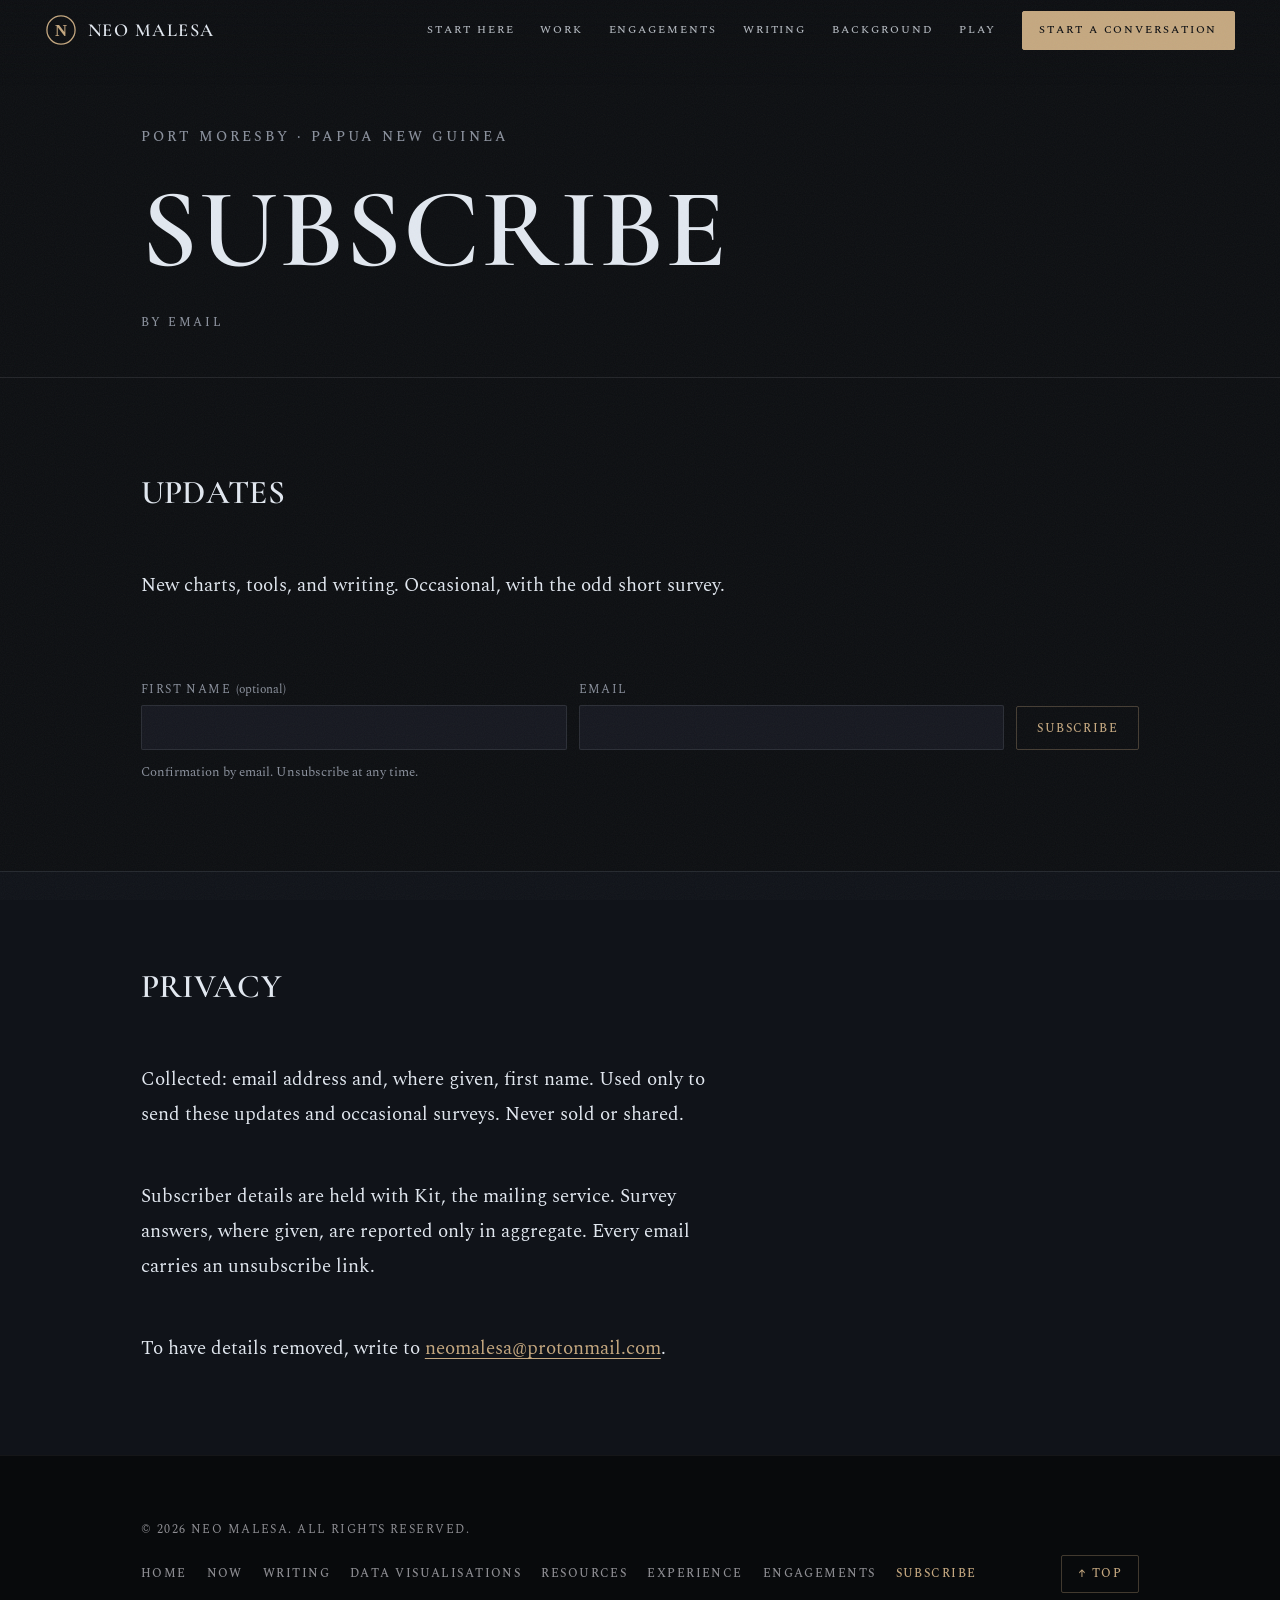
<file: subscribe/index.html>
<!DOCTYPE html>
<html lang="en">
<head>
  <meta charset="UTF-8" />
  <meta name="viewport" content="width=device-width, initial-scale=1.0" />
  <title>Subscribe — Neo Malesa</title>
  <meta
    name="description"
    content="Updates by email from Neo Malesa — data visualisations, tools, and writing on technology and the Pacific."
  />
  <meta name="author" content="Neo Malesa" />
  <meta name="theme-color" content="#0d0f12" />
  <meta name="color-scheme" content="dark" />
  <meta name="format-detection" content="telephone=no" />
  <link rel="canonical" href="https://neomalesa.com/subscribe/" />
  <meta property="og:type" content="website" />
  <meta property="og:site_name" content="Neo Malesa" />
  <meta property="og:title" content="Subscribe — Neo Malesa" />
  <meta property="og:description" content="Updates by email from Neo Malesa — data visualisations, tools, and writing on technology and the Pacific." />
  <meta property="og:url" content="https://neomalesa.com/subscribe/" />
  <meta property="og:image" content="https://neomalesa.com/assets/og-image.png" />
  <link rel="icon" type="image/svg+xml" href="../favicon.svg" />
  <link rel="icon" type="image/png" sizes="192x192" href="../favicon.png" />
  <link rel="shortcut icon" href="../favicon.ico" />
  <link rel="apple-touch-icon" sizes="192x192" href="../favicon.png" />
  <!-- Fonts: Cormorant Garamond (display) + Spectral (body) — self-hosted -->
  <link rel="preload" as="font" type="font/woff2" crossorigin href="../assets/fonts/cormorant-garamond-600.woff2" />
  <link rel="preload" as="font" type="font/woff2" crossorigin href="../assets/fonts/spectral-400.woff2" />
  <link rel="stylesheet" href="../css/style.css" />
  <script>document.documentElement.classList.add('js');</script>
</head>
<body>
  <a class="skip-link" href="#top">Skip to content</a>
  <!-- Top bar — the same on every page; its links lead to the home page sections -->
  <header class="topbar" id="topbar">
    <div class="topbar__inner">
      <a class="topbar__brand" href="../index.html" aria-label="Neo Malesa — home">
        <svg class="topbar__seal" viewBox="0 0 100 100" aria-hidden="true" focusable="false">
          <circle cx="50" cy="50" r="44" fill="none" stroke="currentColor" stroke-width="4" />
          <text x="50" y="52" font-family="Georgia,serif" font-size="52" font-weight="600" fill="currentColor" text-anchor="middle" dominant-baseline="central">N</text>
        </svg>
        <span class="topbar__name">Neo Malesa</span>
      </a>
      <nav class="topbar__nav" id="site-menu" aria-label="Primary">
        <a href="../index.html#start">Start Here</a>
        <a href="../index.html#work">Work</a>
        <a href="../index.html#engagements">Engagements</a>
        <a href="../index.html#writing">Writing</a>
        <a href="../index.html#background">Background</a>
        <a href="../index.html#play">Play</a>
      </nav>
      <a class="btn btn--primary btn--sm topbar__cta" href="../index.html#connect">
        <span class="topbar__cta-long">Start a conversation</span>
        <span class="topbar__cta-short">Contact</span>
      </a>
      <button class="topbar__toggle" type="button" aria-expanded="false" aria-controls="site-menu">
        <span class="topbar__toggle-bars" aria-hidden="true"></span>
        <span class="visually-hidden">Menu</span>
      </button>
    </div>
    <span class="topbar__progress" aria-hidden="true"></span>
  </header>
  <main class="subpage" id="top">
    <header class="subpage__head">
      <div class="subpage__inner">
        <p class="subpage__kicker">Port Moresby &middot; Papua New Guinea</p>
        <h1 class="subpage__title">Subscribe</h1>
        <p class="subpage__meta">By email</p>
      </div>
    </header>
    <section class="subpage__section" aria-labelledby="updates-heading">
      <div class="subpage__inner">
        <h2 class="subpage__heading" id="updates-heading">Updates</h2>
        <div class="mandates__body">
          <p class="mandates__lead">
            New charts, tools, and writing. Occasional, with the odd short survey.
          </p>
          <form class="signup__form" action="./" method="post" data-signup>
            <div class="signup__fields">
              <label class="signup__field">
                <span class="signup__label">First name <span class="signup__optional">(optional)</span></span>
                <input class="signup__input" type="text" name="fields[first_name]" autocomplete="given-name" />
              </label>
              <label class="signup__field">
                <span class="signup__label">Email</span>
                <input class="signup__input" type="email" name="email_address" autocomplete="email" required />
              </label>
              <button type="submit" class="viz-btn signup__submit">Subscribe</button>
            </div>
            <p class="signup__note">Confirmation by email. Unsubscribe at any time.</p>
            <p class="signup__status" role="status" aria-live="polite"></p>
          </form>
        </div>
      </div>
    </section>
    <section class="subpage__section subpage__section--alt" aria-labelledby="privacy-heading">
      <div class="subpage__inner">
        <h2 class="subpage__heading" id="privacy-heading">Privacy</h2>
        <div class="mandates__body">
          <p class="mandates__lead">
            Collected: email address and, where given, first name. Used only to send these updates and occasional surveys. Never sold or shared.
          </p>
          <p class="mandates__lead">
            Subscriber details are held with Kit, the mailing service. Survey answers, where given, are reported only in aggregate. Every email carries an unsubscribe link.
          </p>
          <p class="mandates__lead">
            To have details removed, write to
            <a class="subpage__inline-link" href="mailto:neomalesa@protonmail.com">neomalesa@protonmail.com</a>.
          </p>
        </div>
      </div>
    </section>
  </main>
  <footer class="footer" role="contentinfo">
    <div class="footer__inner">
      <p class="footer__copy">© <span id="year">2026</span> Neo Malesa. All rights reserved.</p>
      <nav class="footer__nav" aria-label="Pages">
        <a href="../index.html">Home</a>
        <a href="../now.html">Now</a>
        <a href="../writing/">Writing</a>
        <a href="../dataviz/">Data Visualisations</a>
        <a href="../resources/">Resources</a>
        <a href="../experience/">Experience</a>
        <a href="../engagements/">Engagements</a>
        <a href="./" aria-current="true">Subscribe</a>
      </nav>
      <a href="#top" class="back-to-top" aria-label="Back to top of page">
        <span aria-hidden="true">↑</span> Top
      </a>
    </div>
  </footer>
  <!-- No scroll-reveal targets on this page, so GSAP is not loaded here -->
  <script src="../js/main.js" onerror="document.documentElement.classList.remove('js');"></script>
</body>
</html>
</file>
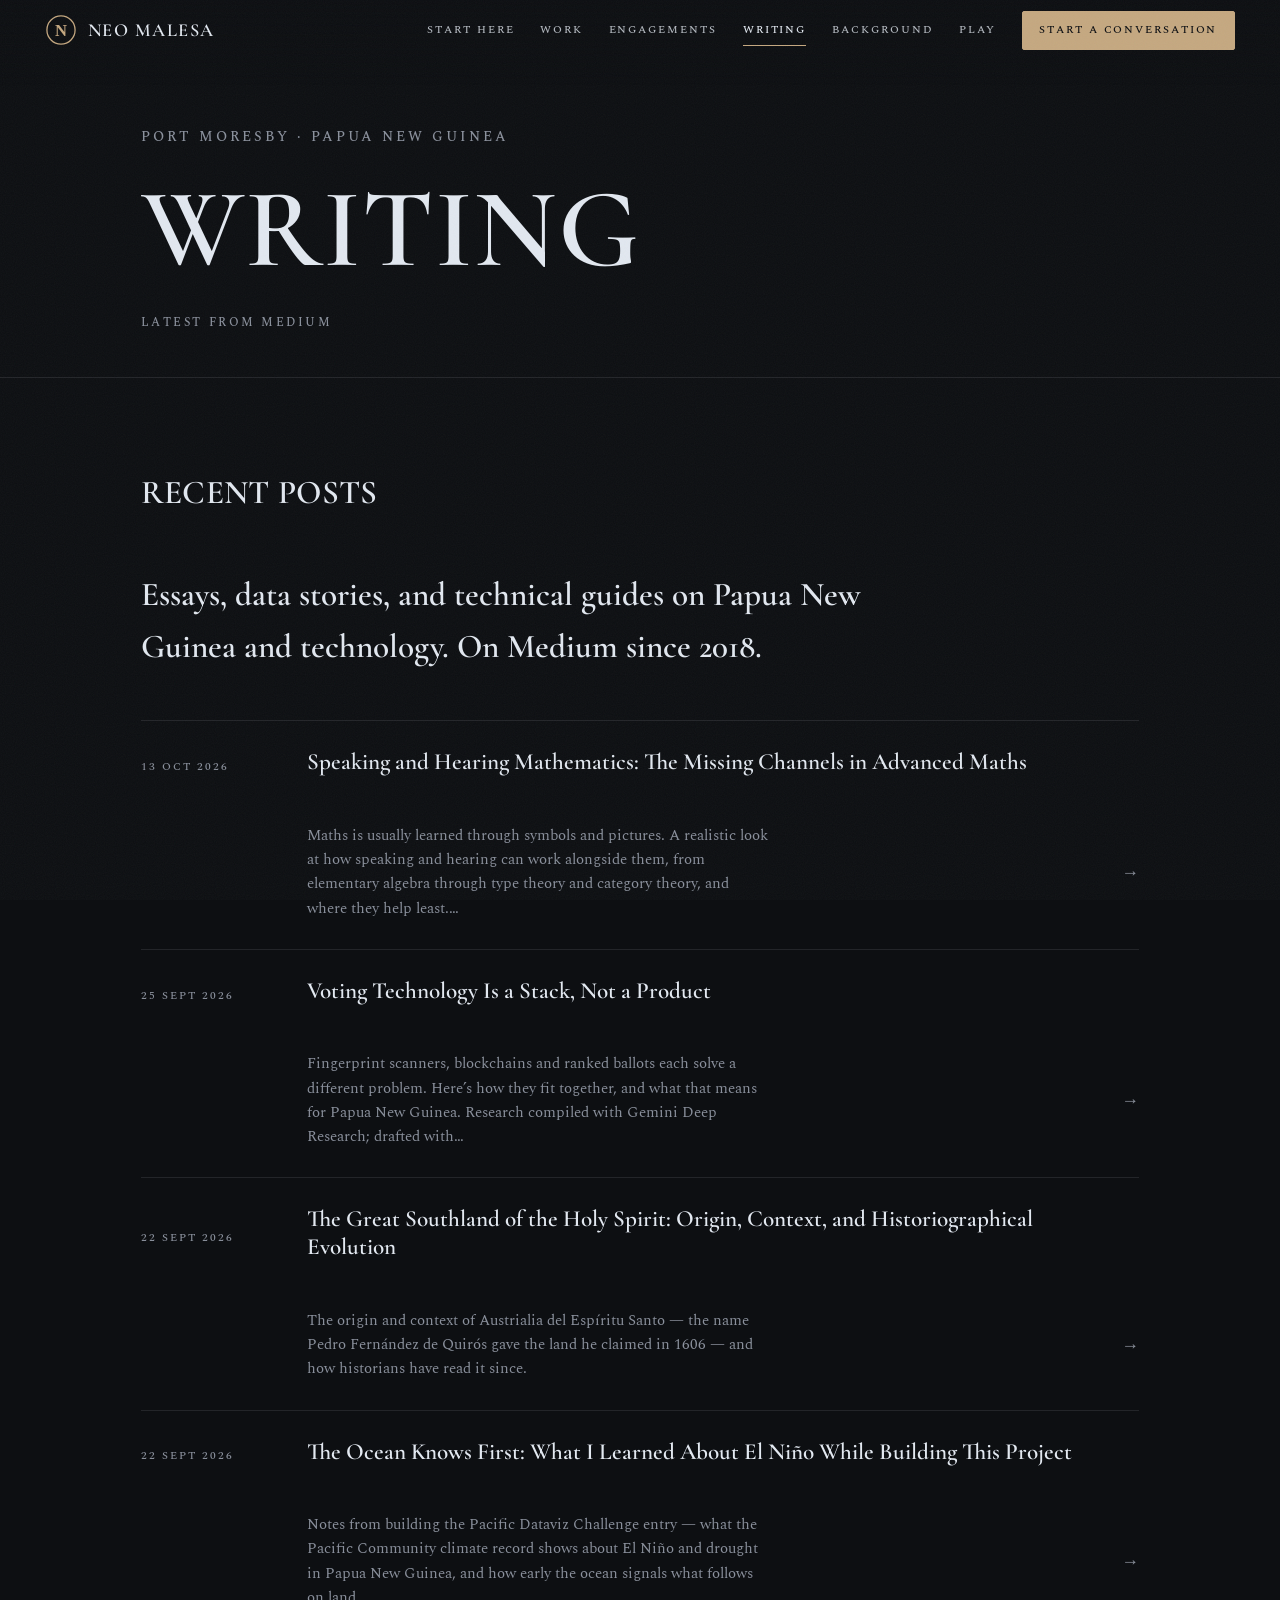
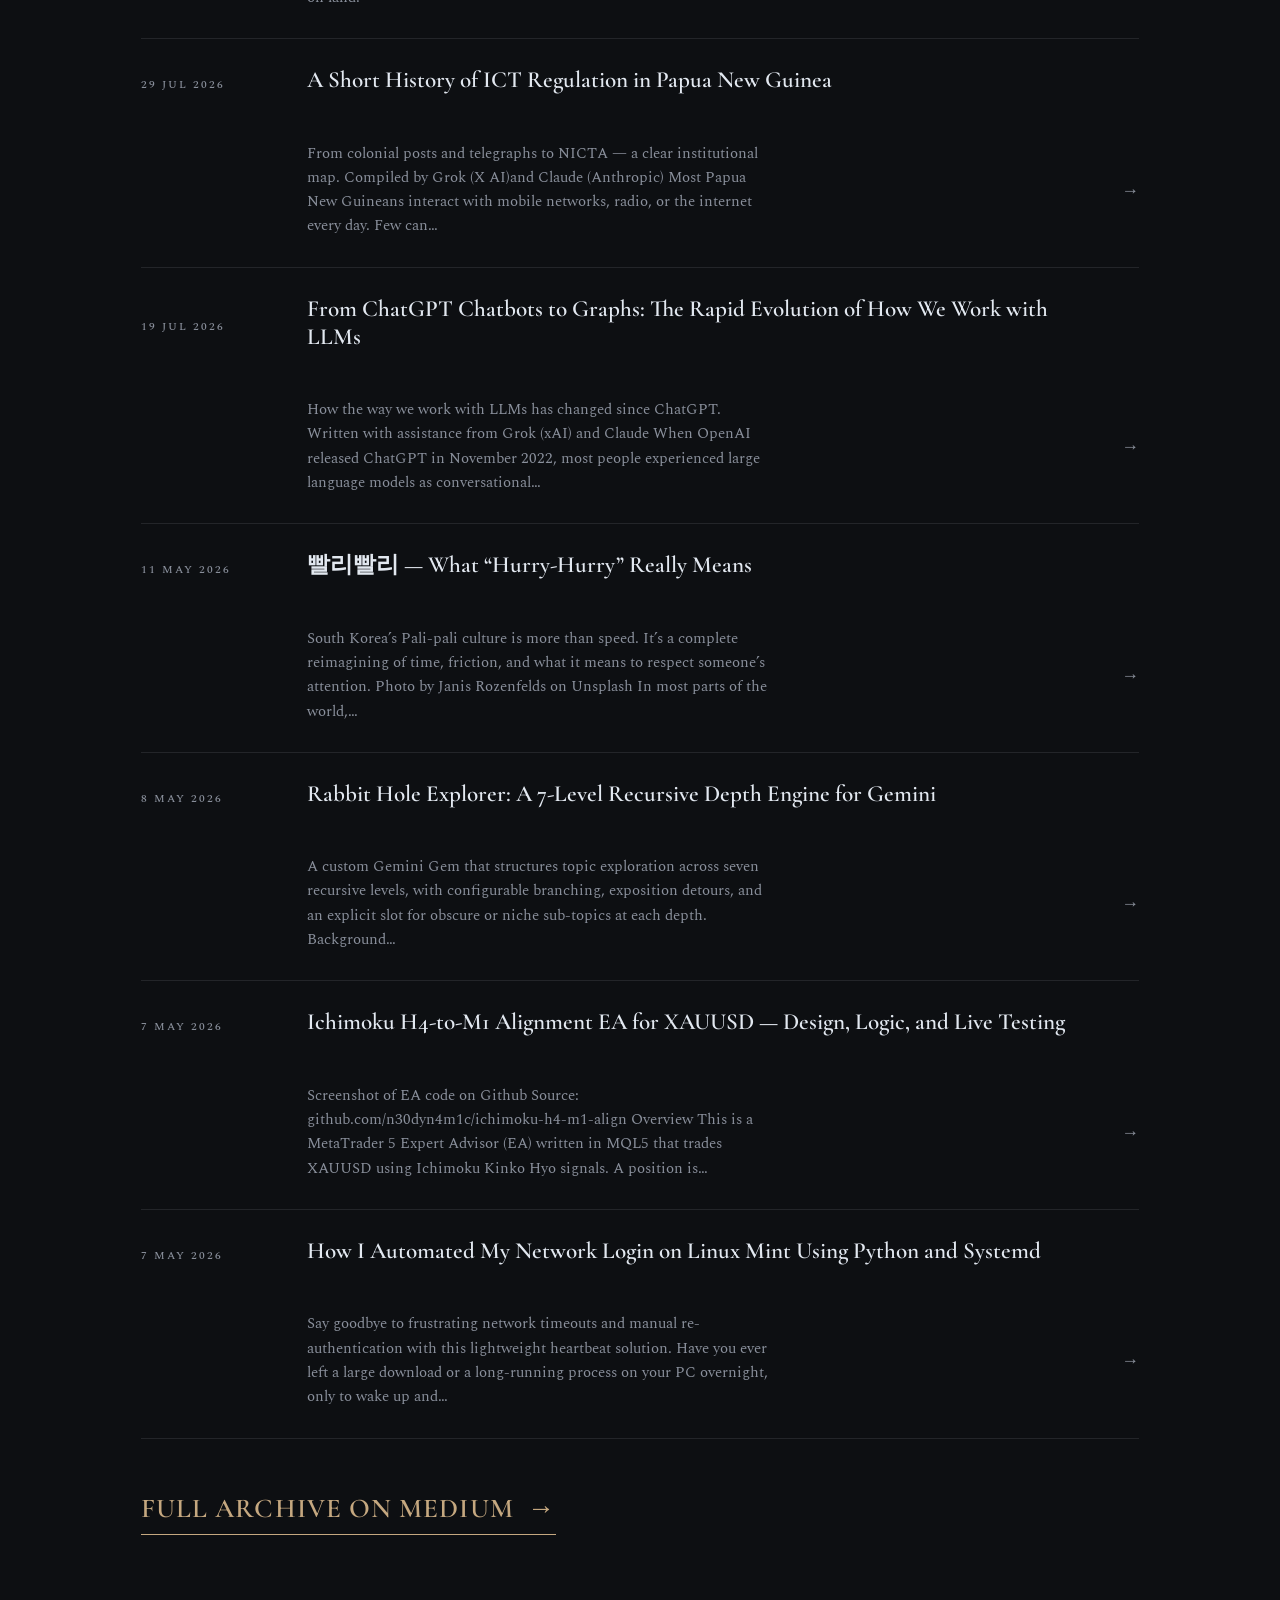
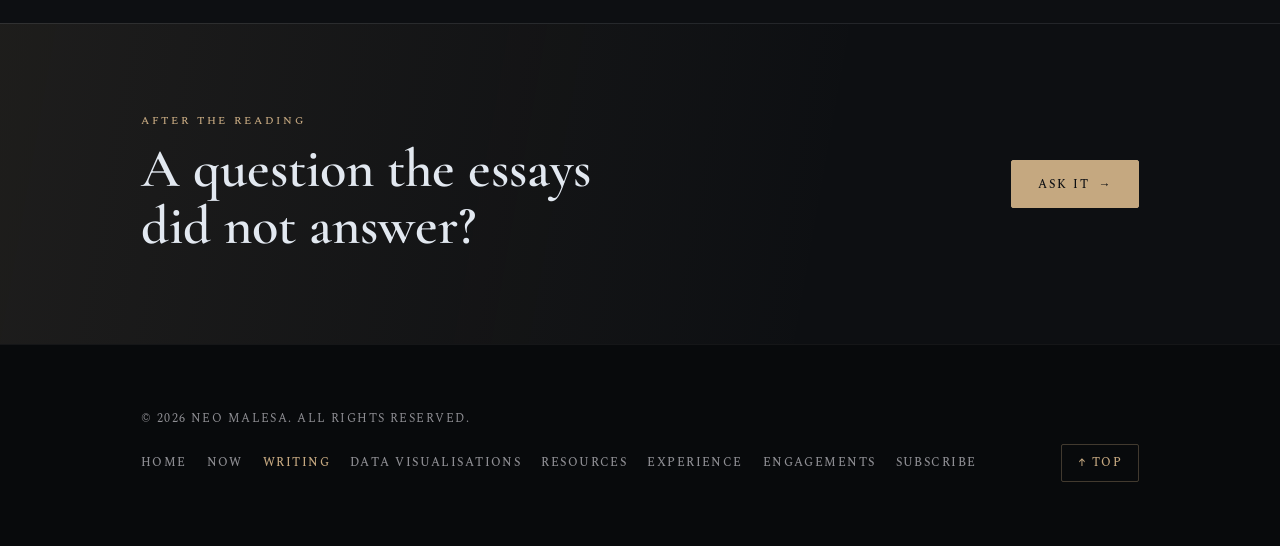
<file: writing/index.html>
<!DOCTYPE html>
<html lang="en">
<head>
  <meta charset="UTF-8" />
  <meta name="viewport" content="width=device-width, initial-scale=1.0" />
  <title>Writing — Neo Malesa</title>
  <meta
    name="description"
    content="Writing by Neo Malesa — technical writing, data visualisation, and essays on technology and innovation in Papua New Guinea. Published on Medium since 2018."
  />
  <meta name="author" content="Neo Malesa" />
  <meta name="theme-color" content="#0d0f12" />
  <meta name="color-scheme" content="dark" />
  <meta name="format-detection" content="telephone=no" />
  <link rel="canonical" href="https://neomalesa.com/writing/" />
  <meta property="og:type" content="website" />
  <meta property="og:site_name" content="Neo Malesa" />
  <meta property="og:title" content="Writing — Neo Malesa" />
  <meta property="og:description" content="Writing by Neo Malesa — technical writing, data visualisation, and essays on technology and innovation in Papua New Guinea. Published on Medium since 2018." />
  <meta property="og:url" content="https://neomalesa.com/writing/" />
  <meta property="og:image" content="https://neomalesa.com/assets/og-image.png" />
  <link rel="icon" type="image/svg+xml" href="../favicon.svg" />
  <link rel="icon" type="image/png" sizes="192x192" href="../favicon.png" />
  <link rel="shortcut icon" href="../favicon.ico" />
  <link rel="apple-touch-icon" sizes="192x192" href="../favicon.png" />
  <!-- Fonts: Cormorant Garamond (display) + Spectral (body) — self-hosted -->
  <link rel="preload" as="font" type="font/woff2" crossorigin href="../assets/fonts/cormorant-garamond-600.woff2" />
  <link rel="preload" as="font" type="font/woff2" crossorigin href="../assets/fonts/spectral-400.woff2" />
  <link rel="stylesheet" href="../css/style.css" />
  <script>document.documentElement.classList.add('js');</script>
</head>
<body>
  <a class="skip-link" href="#top">Skip to content</a>
  <!-- Top bar — the same on every page; its links lead to the home page sections -->
  <header class="topbar" id="topbar">
    <div class="topbar__inner">
      <a class="topbar__brand" href="../index.html" aria-label="Neo Malesa — home">
        <svg class="topbar__seal" viewBox="0 0 100 100" aria-hidden="true" focusable="false">
          <circle cx="50" cy="50" r="44" fill="none" stroke="currentColor" stroke-width="4" />
          <text x="50" y="52" font-family="Georgia,serif" font-size="52" font-weight="600" fill="currentColor" text-anchor="middle" dominant-baseline="central">N</text>
        </svg>
        <span class="topbar__name">Neo Malesa</span>
      </a>
      <nav class="topbar__nav" id="site-menu" aria-label="Primary">
        <a href="../index.html#start">Start Here</a>
        <a href="../index.html#work">Work</a>
        <a href="../index.html#engagements">Engagements</a>
        <a href="../index.html#writing" aria-current="true">Writing</a>
        <a href="../index.html#background">Background</a>
        <a href="../index.html#play">Play</a>
      </nav>
      <a class="btn btn--primary btn--sm topbar__cta" href="../index.html#connect">
        <span class="topbar__cta-long">Start a conversation</span>
        <span class="topbar__cta-short">Contact</span>
      </a>
      <button class="topbar__toggle" type="button" aria-expanded="false" aria-controls="site-menu">
        <span class="topbar__toggle-bars" aria-hidden="true"></span>
        <span class="visually-hidden">Menu</span>
      </button>
    </div>
    <span class="topbar__progress" aria-hidden="true"></span>
  </header>
  <main class="subpage" id="top">
    <header class="subpage__head">
      <div class="subpage__inner">
        <p class="subpage__kicker">Port Moresby &middot; Papua New Guinea</p>
        <h1 class="subpage__title">Writing</h1>
        <p class="subpage__meta">Latest from Medium</p>
      </div>
    </header>
    <section class="subpage__section" aria-labelledby="writing-heading">
      <div class="subpage__inner">
        <h2 class="subpage__heading" id="writing-heading">Recent Posts</h2>
        <div class="writing__intro">
          <p class="writing__lead">
            Essays, data stories, and technical guides on Papua New Guinea and technology. On Medium since 2018.
          </p>
        </div>
        <ul class="writing__list" id="writing-list" data-src="../writing.json" role="list"></ul>
        <div class="writing__archive">
          <a href="https://medium.com/@neomalesa" class="writing__cta" target="_blank" rel="noopener noreferrer" aria-label="Read the full archive on Medium (opens in a new tab)">
            Full archive on Medium <span aria-hidden="true">→</span>
          </a>
        </div>
      </div>
    </section>
    <!-- The page, turned toward the reader -->
    <aside class="cta-band" aria-label="Correspondence">
      <div class="cta-band__inner">
        <div>
          <p class="cta-band__kicker">After the reading</p>
          <p class="cta-band__text">A question the essays did not answer?</p>
        </div>
        <div class="cta-band__actions">
          <a class="btn btn--primary" href="../index.html?about=question#connect">Ask it <span aria-hidden="true">→</span></a>
        </div>
      </div>
    </aside>
  </main>
  <footer class="footer" role="contentinfo">
    <div class="footer__inner">
      <p class="footer__copy">© <span id="year">2026</span> Neo Malesa. All rights reserved.</p>
      <nav class="footer__nav" aria-label="Pages">
        <a href="../index.html">Home</a>
        <a href="../now.html">Now</a>
        <a href="./" aria-current="true">Writing</a>
        <a href="../dataviz/">Data Visualisations</a>
        <a href="../resources/">Resources</a>
        <a href="../experience/">Experience</a>
        <a href="../engagements/">Engagements</a>
        <a href="../subscribe/">Subscribe</a>
      </nav>
      <a href="#top" class="back-to-top" aria-label="Back to top of page">
        <span aria-hidden="true">↑</span> Top
      </a>
    </div>
  </footer>
  <!-- Writing posts, inline so the list works even opened from disk -->
  <script src="../writing-data.js"></script>
  <!-- No scroll-reveal targets on this page, so GSAP is not loaded here -->
  <script src="../js/main.js" onerror="document.documentElement.classList.remove('js');"></script>
</body>
</html>
</file>
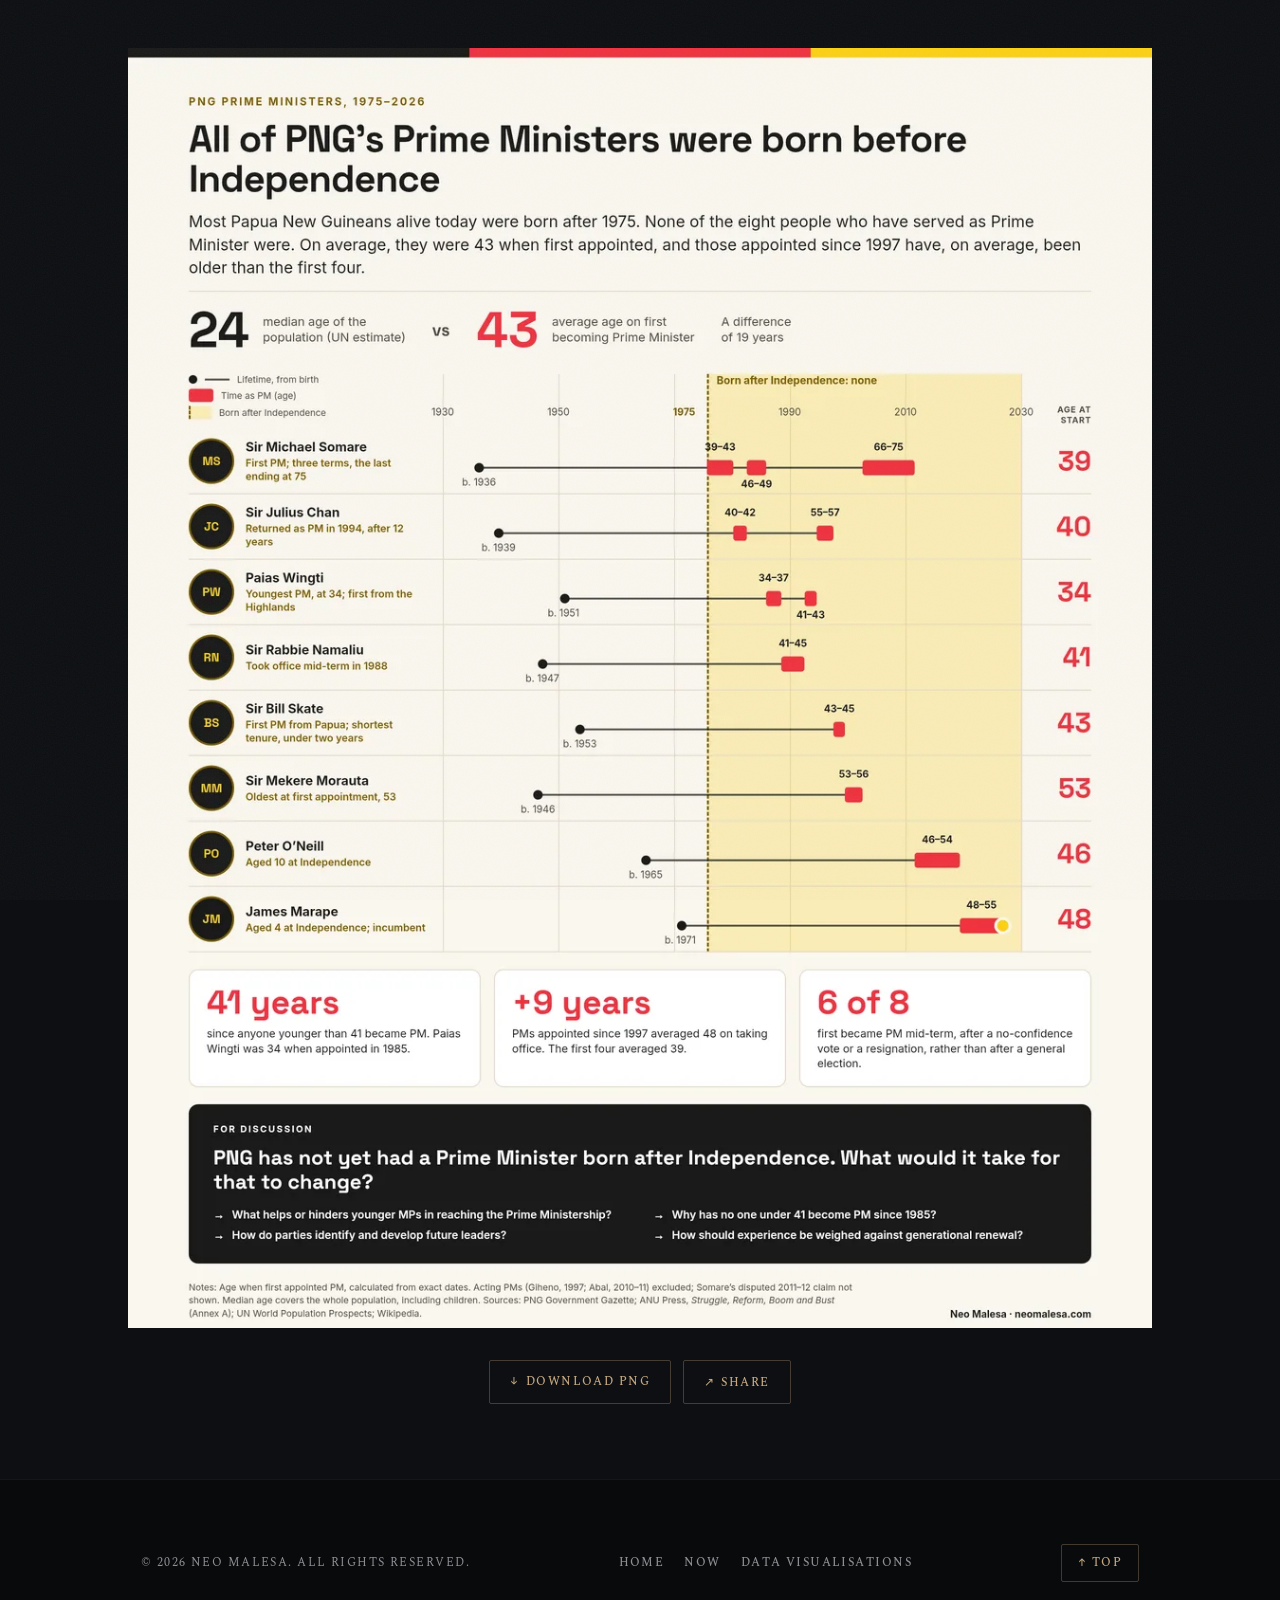
<file: dataviz/pm-ages/index.html>
<!DOCTYPE html>
<html lang="en">
<head>
  <meta charset="UTF-8" />
  <meta name="viewport" content="width=device-width, initial-scale=1.0" />
  <title>All of PNG’s Prime Ministers Were Born Before Independence — Neo Malesa</title>
  <meta
    name="description"
    content="None of the eight people who have served as Papua New Guinea’s Prime Minister were born after Independence in 1975. They averaged 43 on first appointment, against a national median age of 24."
  />
  <meta name="author" content="Neo Malesa" />
  <meta name="theme-color" content="#0d0f12" />
  <meta name="color-scheme" content="dark" />
  <meta name="format-detection" content="telephone=no" />
  <link rel="canonical" href="https://neomalesa.com/dataviz/pm-ages/" />
  <meta property="og:type" content="article" />
  <meta property="og:site_name" content="Neo Malesa" />
  <meta property="og:title" content="All of PNG’s Prime Ministers were born before Independence" />
  <meta property="og:description" content="None of the eight people who have served as Prime Minister were born after 1975. They averaged 43 when first appointed; the population’s median age is 24." />
  <meta property="og:url" content="https://neomalesa.com/dataviz/pm-ages/" />
  <meta property="og:image" content="https://neomalesa.com/dataviz/pm-ages/pm-ages-2026.png" />
  <meta name="twitter:card" content="summary_large_image" />
  <link rel="icon" type="image/svg+xml" href="../../favicon.svg" />
  <link rel="icon" type="image/png" sizes="192x192" href="../../favicon.png" />
  <link rel="shortcut icon" href="../../favicon.ico" />
  <link rel="apple-touch-icon" sizes="192x192" href="../../favicon.png" />
  <link rel="preload" as="font" type="font/woff2" crossorigin href="../../assets/fonts/cormorant-garamond-600.woff2" />
  <link rel="preload" as="font" type="font/woff2" crossorigin href="../../assets/fonts/spectral-400.woff2" />
  <link rel="stylesheet" href="../../css/style.css" />
  <script>document.documentElement.classList.add('js');</script>
</head>
<body>
  <main class="viz-only" id="top">
    <h1 class="visually-hidden">All of PNG’s Prime Ministers Were Born Before Independence</h1>
    <a href="pm-ages-2026.png" class="viz-only__link" aria-label="Open the full-resolution graphic">
      <picture>
        <source type="image/webp" srcset="pm-ages-2026-1080.webp 1080w, pm-ages-2026.webp 2160w" sizes="(min-width: 64rem) 64rem, 100vw" />
        <img
          src="pm-ages-2026.png"
          width="2160" height="2700"
          loading="eager" decoding="async"
          alt="Infographic: all of PNG’s Prime Ministers were born before Independence. A timeline from 1930 to 2030 shows each of the eight Prime Ministers’ lifetimes from birth, with their terms in office marked and their age at each term. None was born after Independence in 1975. Age at first appointment: Sir Michael Somare 39, Sir Julius Chan 40, Paias Wingti 34, Sir Rabbie Namaliu 41, Sir Bill Skate 43, Sir Mekere Morauta 53, Peter O’Neill 46, James Marape 48 (incumbent). The average is 43, against a national median age of 24, a difference of 19 years. It has been 41 years since anyone younger than 41 became Prime Minister; Wingti was 34 in 1985. Those appointed since 1997 averaged 48 on taking office; the first four averaged 39. Six of eight first became Prime Minister mid-term."
        />
      </picture>
    </a>
    <div class="viz-only__actions">
      <a href="pm-ages-2026.png" class="viz-btn" download="pm-ages-2026.png">
        <span aria-hidden="true">↓</span> Download PNG
      </a>
      <button type="button" class="viz-btn" id="share-btn">
        <span aria-hidden="true">↗</span> <span class="viz-btn__label">Share</span>
      </button>
      <p class="viz-only__status" id="share-status" role="status" aria-live="polite"></p>
    </div>
  </main>
  <footer class="footer" role="contentinfo">
    <div class="footer__inner">
      <p class="footer__copy">© <span id="year">2026</span> Neo Malesa. All rights reserved.</p>
      <nav class="footer__nav" aria-label="Pages">
        <a href="../../index.html">Home</a>
        <a href="../../now.html">Now</a>
        <a href="../">Data Visualisations</a>
      </nav>
      <a href="#top" class="back-to-top" aria-label="Back to top of page">
        <span aria-hidden="true">↑</span> Top
      </a>
    </div>
  </footer>
  <script>
    (function () {
      var btn = document.getElementById('share-btn');
      var status = document.getElementById('share-status');
      var url = 'https://neomalesa.com/dataviz/pm-ages/';
      var data = {
        title: 'All of PNG’s Prime Ministers were born before Independence',
        text: 'None of PNG’s eight Prime Ministers were born after Independence. They averaged 43 on first appointment; the median age of the population is 24.',
        url: url
      };
      function say(msg) {
        status.textContent = msg;
        setTimeout(function () { status.textContent = ''; }, 3000);
      }
      btn.addEventListener('click', function () {
        if (navigator.share) {
          navigator.share(data).catch(function () {});
          return;
        }
        if (navigator.clipboard && navigator.clipboard.writeText) {
          navigator.clipboard.writeText(url).then(
            function () { say('Link copied'); },
            function () { window.prompt('Copy this link:', url); }
          );
        } else {
          window.prompt('Copy this link:', url);
        }
      });
    })();
  </script>
  <script src="../../js/main.js" onerror="document.documentElement.classList.remove('js');"></script>
</body>
</html>
</file>
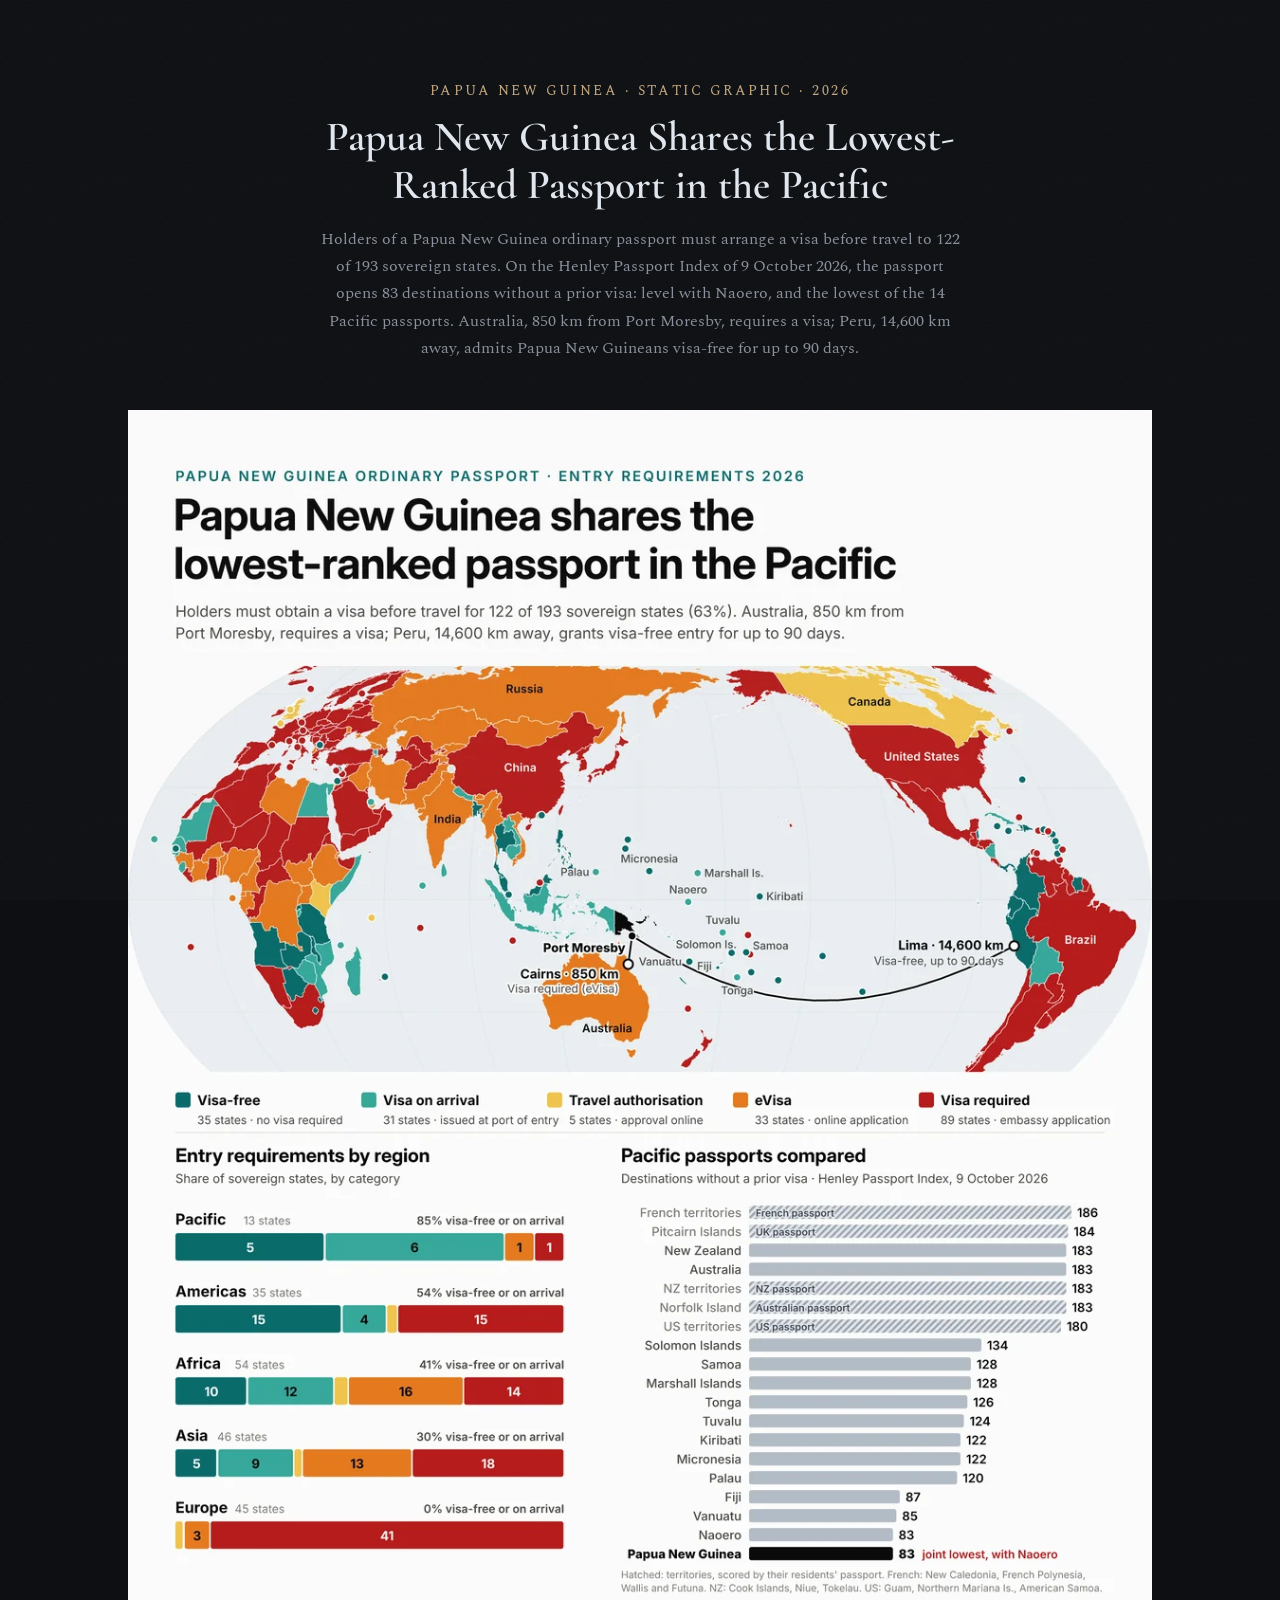
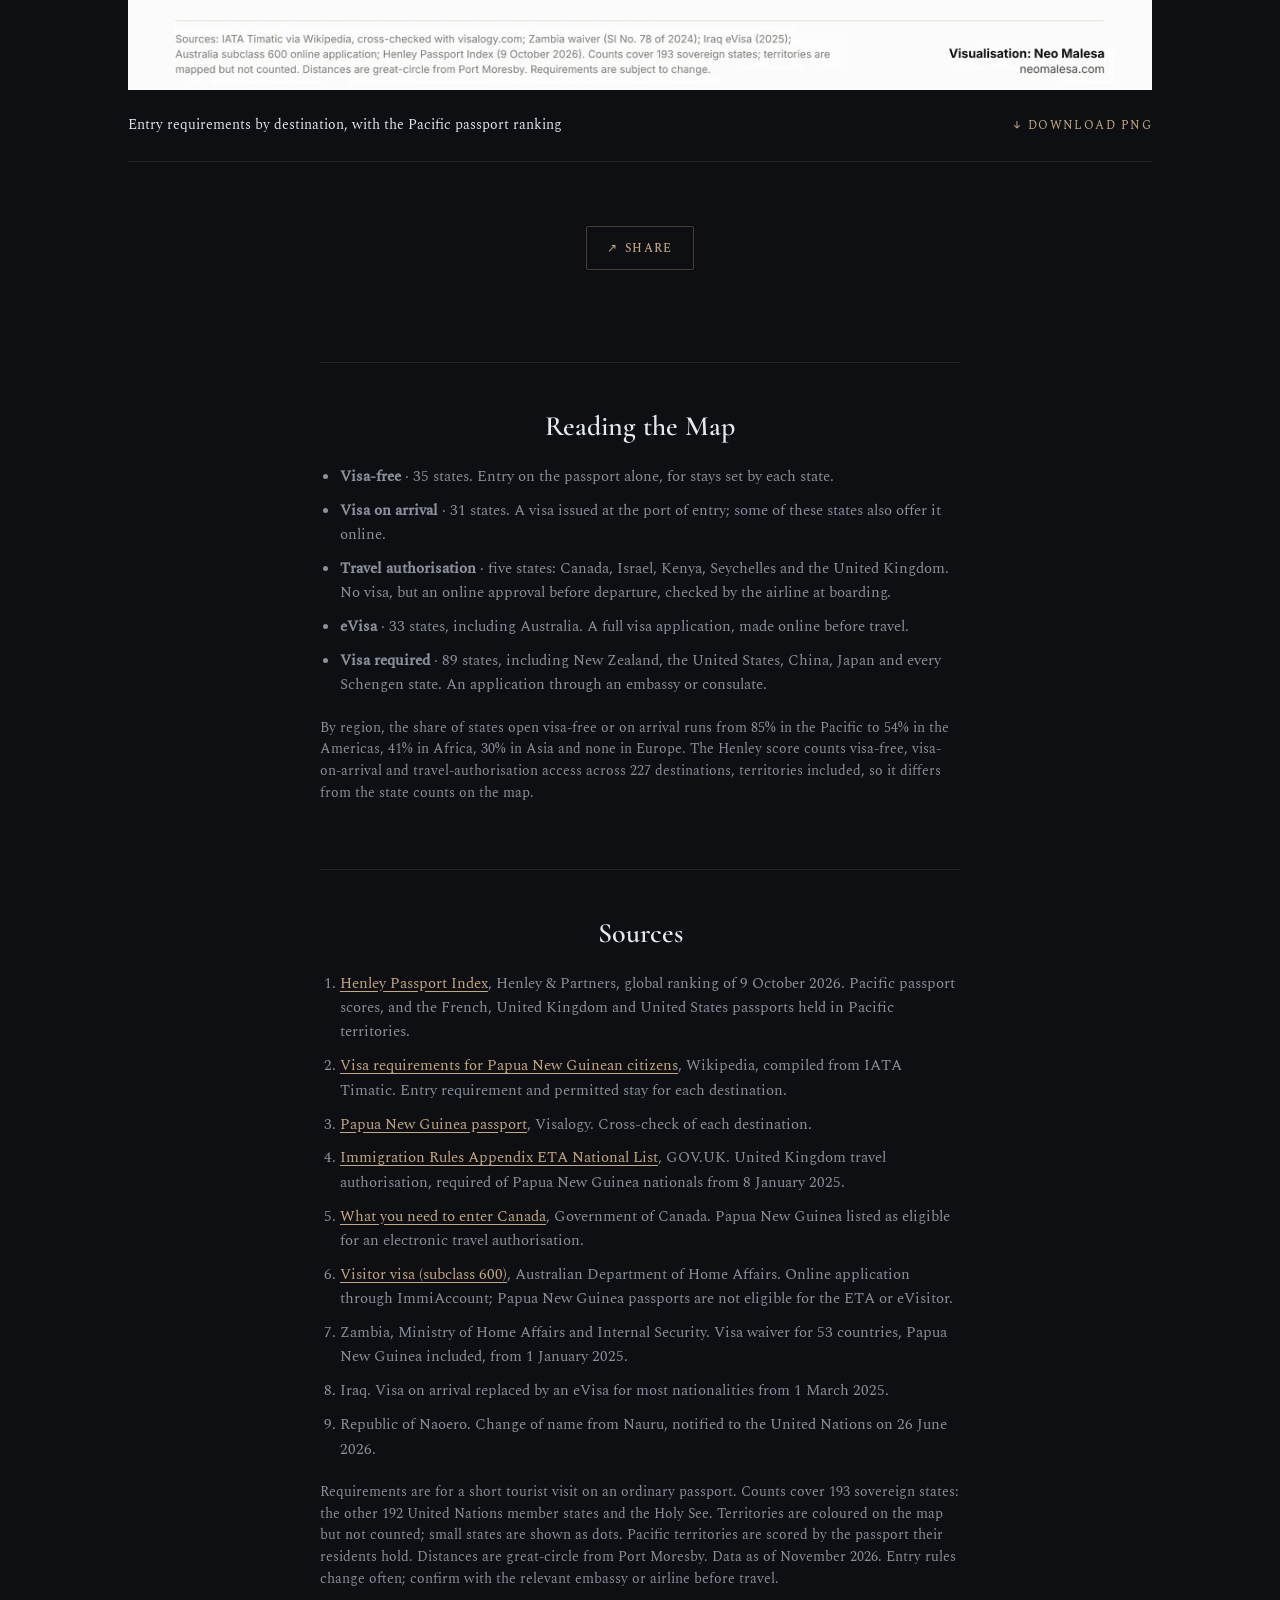
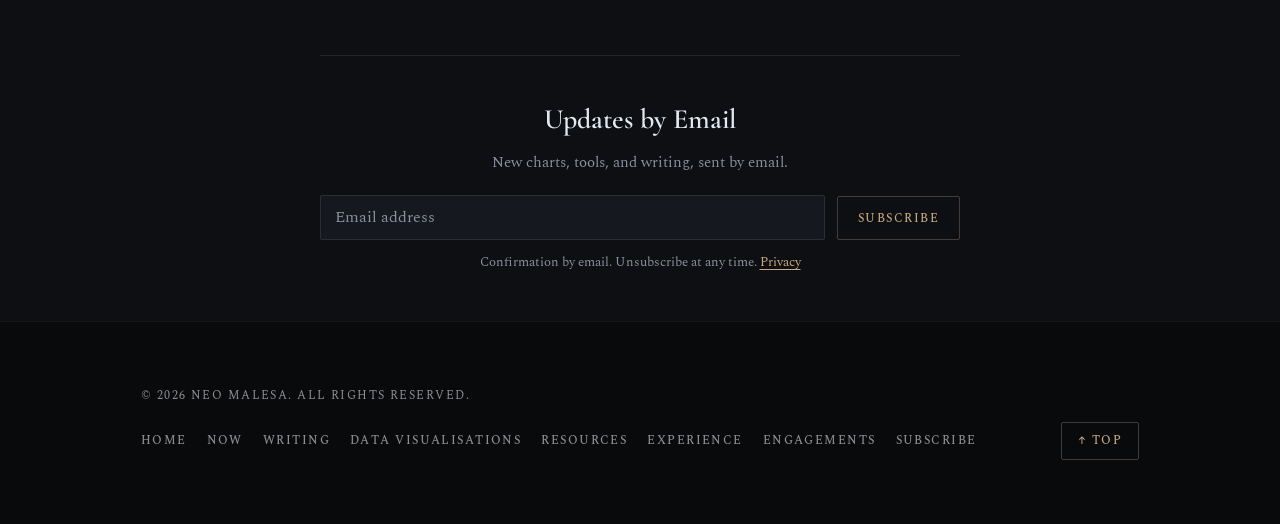
<file: dataviz/png-passport/index.html>
<!DOCTYPE html>
<html lang="en">
<head>
  <meta charset="UTF-8" />
  <meta name="viewport" content="width=device-width, initial-scale=1.0" />
  <title>Papua New Guinea Shares the Lowest-Ranked Passport in the Pacific — Neo Malesa</title>
  <meta
    name="description"
    content="Entry requirements for Papua New Guinea ordinary passport holders in 2026: a visa is needed before travel to 122 of 193 sovereign states, the joint lowest score in the Pacific."
  />
  <meta name="author" content="Neo Malesa" />
  <meta name="theme-color" content="#0d0f12" />
  <meta name="color-scheme" content="dark" />
  <meta name="format-detection" content="telephone=no" />
  <link rel="canonical" href="https://neomalesa.com/dataviz/png-passport/" />
  <meta property="og:type" content="article" />
  <meta property="og:site_name" content="Neo Malesa" />
  <meta property="og:title" content="Papua New Guinea shares the lowest-ranked passport in the Pacific" />
  <meta property="og:description" content="A visa is needed before travel to 122 of 193 sovereign states. Australia, 850 km away, requires one; Peru, 14,600 km away, does not." />
  <meta property="og:url" content="https://neomalesa.com/dataviz/png-passport/" />
  <meta property="og:image" content="https://neomalesa.com/dataviz/png-passport/png-passport-2026.png" />
  <meta name="twitter:card" content="summary_large_image" />
  <link rel="icon" type="image/svg+xml" href="../../favicon.svg" />
  <link rel="icon" type="image/png" sizes="192x192" href="../../favicon.png" />
  <link rel="shortcut icon" href="../../favicon.ico" />
  <link rel="apple-touch-icon" sizes="192x192" href="../../favicon.png" />
  <link rel="preload" as="font" type="font/woff2" crossorigin href="../../assets/fonts/cormorant-garamond-600.woff2" />
  <link rel="preload" as="font" type="font/woff2" crossorigin href="../../assets/fonts/spectral-400.woff2" />
  <link rel="stylesheet" href="../../css/style.css" />
  <script>document.documentElement.classList.add('js');</script>
</head>
<body>
  <main class="viz-only" id="top">
    <header class="viz-intro">
      <p class="viz-intro__kicker">Papua New Guinea &middot; Static Graphic &middot; 2026</p>
      <h1 class="viz-intro__title">Papua New Guinea Shares the Lowest-Ranked Passport in the Pacific</h1>
      <p class="viz-intro__lead">
        Holders of a Papua New Guinea ordinary passport must arrange a visa before travel to 122 of 193 sovereign states. On the Henley Passport Index of 9 October 2026, the passport opens 83 destinations without a prior visa: level with Naoero, and the lowest of the 14 Pacific passports. Australia, 850 km from Port Moresby, requires a visa; Peru, 14,600 km away, admits Papua New Guineans visa-free for up to 90 days.
      </p>
    </header>

    <figure class="viz-figure" id="map">
      <a href="png-passport-2026.png" class="viz-only__link" aria-label="Open the graphic at full resolution">
        <picture>
          <source type="image/webp" srcset="png-passport-2026-1080.webp 1080w, png-passport-2026.webp 2160w" sizes="(min-width: 64rem) 64rem, 100vw" />
          <img
            src="png-passport-2026.png"
            width="2160" height="2700"
            loading="eager" decoding="async"
            alt="Infographic: Papua New Guinea shares the lowest-ranked passport in the Pacific. A world map centred on the Pacific colours each country by entry requirement for Papua New Guinea ordinary passport holders: visa-free (35 states), visa on arrival (31), travel authorisation (5), eVisa (33) and visa required (89). A line from Port Moresby to Cairns, 850 km, is marked visa required (eVisa); a line to Lima, 14,600 km, is marked visa-free for up to 90 days. Regional bars show the share visa-free or on arrival: Pacific 85%, Americas 54%, Africa 41%, Asia 30%, Europe 0%. A ranked bar chart of Pacific passports by destinations without a prior visa (Henley Passport Index, 9 October 2026) runs from the French passport at 186 and New Zealand and Australia at 183, down to Fiji 87, Vanuatu 85, and Naoero and Papua New Guinea joint lowest at 83."
          />
        </picture>
      </a>
      <figcaption class="viz-figure__caption">
        <span class="viz-figure__name">Entry requirements by destination, with the Pacific passport ranking</span>
        <a href="png-passport-2026.png" class="viz-figure__download" download="png-passport-2026.png"><span aria-hidden="true">↓</span> Download PNG</a>
      </figcaption>
    </figure>

    <div class="viz-only__actions">
      <button type="button" class="viz-btn" id="share-btn">
        <span aria-hidden="true">↗</span> <span class="viz-btn__label">Share</span>
      </button>
      <p class="viz-only__status" id="share-status" role="status" aria-live="polite"></p>
    </div>

    <section class="viz-sources" aria-labelledby="categories-heading">
      <h2 class="viz-sources__heading" id="categories-heading">Reading the Map</h2>
      <ul class="viz-sources__list">
        <li><strong>Visa-free</strong> &middot; 35 states. Entry on the passport alone, for stays set by each state.</li>
        <li><strong>Visa on arrival</strong> &middot; 31 states. A visa issued at the port of entry; some of these states also offer it online.</li>
        <li><strong>Travel authorisation</strong> &middot; five states: Canada, Israel, Kenya, Seychelles and the United Kingdom. No visa, but an online approval before departure, checked by the airline at boarding.</li>
        <li><strong>eVisa</strong> &middot; 33 states, including Australia. A full visa application, made online before travel.</li>
        <li><strong>Visa required</strong> &middot; 89 states, including New Zealand, the United States, China, Japan and every Schengen state. An application through an embassy or consulate.</li>
      </ul>
      <p class="viz-sources__note">
        By region, the share of states open visa-free or on arrival runs from 85% in the Pacific to 54% in the Americas, 41% in Africa, 30% in Asia and none in Europe. The Henley score counts visa-free, visa-on-arrival and travel-authorisation access across 227 destinations, territories included, so it differs from the state counts on the map.
      </p>
    </section>

    <section class="viz-sources" aria-labelledby="sources-heading">
      <h2 class="viz-sources__heading" id="sources-heading">Sources</h2>
      <ol class="viz-sources__list">
        <li>
          <a class="subpage__inline-link" href="https://www.henleyglobal.com/passport-index/ranking" target="_blank" rel="noopener noreferrer">Henley Passport Index</a>, Henley &amp; Partners, global ranking of 9 October 2026. Pacific passport scores, and the French, United Kingdom and United States passports held in Pacific territories.
        </li>
        <li>
          <a class="subpage__inline-link" href="https://en.wikipedia.org/wiki/Visa_requirements_for_Papua_New_Guinean_citizens" target="_blank" rel="noopener noreferrer">Visa requirements for Papua New Guinean citizens</a>, Wikipedia, compiled from IATA Timatic. Entry requirement and permitted stay for each destination.
        </li>
        <li>
          <a class="subpage__inline-link" href="https://visalogy.com/passport/Papua-New-Guinea" target="_blank" rel="noopener noreferrer">Papua New Guinea passport</a>, Visalogy. Cross-check of each destination.
        </li>
        <li>
          <a class="subpage__inline-link" href="https://www.gov.uk/guidance/immigration-rules/immigration-rules-appendix-eta-national-list" target="_blank" rel="noopener noreferrer">Immigration Rules Appendix ETA National List</a>, GOV.UK. United Kingdom travel authorisation, required of Papua New Guinea nationals from 8 January 2025.
        </li>
        <li>
          <a class="subpage__inline-link" href="https://www.canada.ca/en/immigration-refugees-citizenship/services/visit-canada/entry-requirements-country.html" target="_blank" rel="noopener noreferrer">What you need to enter Canada</a>, Government of Canada. Papua New Guinea listed as eligible for an electronic travel authorisation.
        </li>
        <li>
          <a class="subpage__inline-link" href="https://immi.homeaffairs.gov.au/visas/getting-a-visa/visa-listing/visitor-600" target="_blank" rel="noopener noreferrer">Visitor visa (subclass 600)</a>, Australian Department of Home Affairs. Online application through ImmiAccount; Papua New Guinea passports are not eligible for the ETA or eVisitor.
        </li>
        <li>
          Zambia, Ministry of Home Affairs and Internal Security. Visa waiver for 53 countries, Papua New Guinea included, from 1 January 2025.
        </li>
        <li>
          Iraq. Visa on arrival replaced by an eVisa for most nationalities from 1 March 2025.
        </li>
        <li>
          Republic of Naoero. Change of name from Nauru, notified to the United Nations on 26 June 2026.
        </li>
      </ol>
      <p class="viz-sources__note">
        Requirements are for a short tourist visit on an ordinary passport. Counts cover 193 sovereign states: the other 192 United Nations member states and the Holy See. Territories are coloured on the map but not counted; small states are shown as dots. Pacific territories are scored by the passport their residents hold. Distances are great-circle from Port Moresby. Data as of November 2026. Entry rules change often; confirm with the relevant embassy or airline before travel.
      </p>
    </section>

    <section class="signup" aria-labelledby="signup-heading">
      <h2 class="signup__heading" id="signup-heading">Updates by Email</h2>
      <p class="signup__lead">New charts, tools, and writing, sent by email.</p>
      <form class="signup__form" action="../../subscribe/" method="post" data-signup>
        <div class="signup__fields">
          <label class="signup__field signup__field--grow">
            <span class="visually-hidden">Email</span>
            <input class="signup__input" type="email" name="email_address" autocomplete="email" placeholder="Email address" required />
          </label>
          <button type="submit" class="viz-btn signup__submit">Subscribe</button>
        </div>
        <p class="signup__note">Confirmation by email. Unsubscribe at any time. <a class="subpage__inline-link" href="../../subscribe/#privacy-heading">Privacy</a></p>
        <p class="signup__status" role="status" aria-live="polite"></p>
      </form>
    </section>
  </main>
  <footer class="footer" role="contentinfo">
    <div class="footer__inner">
      <p class="footer__copy">© <span id="year">2026</span> Neo Malesa. All rights reserved.</p>
      <nav class="footer__nav" aria-label="Pages">
        <a href="../../index.html">Home</a>
        <a href="../../now.html">Now</a>
        <a href="../../writing/">Writing</a>
        <a href="../../dataviz/">Data Visualisations</a>
        <a href="../../resources/">Resources</a>
        <a href="../../experience/">Experience</a>
        <a href="../../engagements/">Engagements</a>
        <a href="../../subscribe/">Subscribe</a>
      </nav>
      <a href="#top" class="back-to-top" aria-label="Back to top of page">
        <span aria-hidden="true">↑</span> Top
      </a>
    </div>
  </footer>
  <script>
    (function () {
      var btn = document.getElementById('share-btn');
      var status = document.getElementById('share-status');
      var url = 'https://neomalesa.com/dataviz/png-passport/';
      var data = {
        title: 'Papua New Guinea shares the lowest-ranked passport in the Pacific',
        text: 'Papua New Guinea shares the lowest-ranked passport in the Pacific. A visa is needed before travel to 122 of 193 sovereign states.',
        url: url
      };
      function say(msg) {
        status.textContent = msg;
        setTimeout(function () { status.textContent = ''; }, 3000);
      }
      btn.addEventListener('click', function () {
        if (navigator.share) {
          navigator.share(data).catch(function () {});
          return;
        }
        if (navigator.clipboard && navigator.clipboard.writeText) {
          navigator.clipboard.writeText(url).then(
            function () { say('Link copied'); },
            function () { window.prompt('Copy this link:', url); }
          );
        } else {
          window.prompt('Copy this link:', url);
        }
      });
    })();
  </script>
  <script src="../../js/main.js" onerror="document.documentElement.classList.remove('js');"></script>
</body>
</html>
</file>
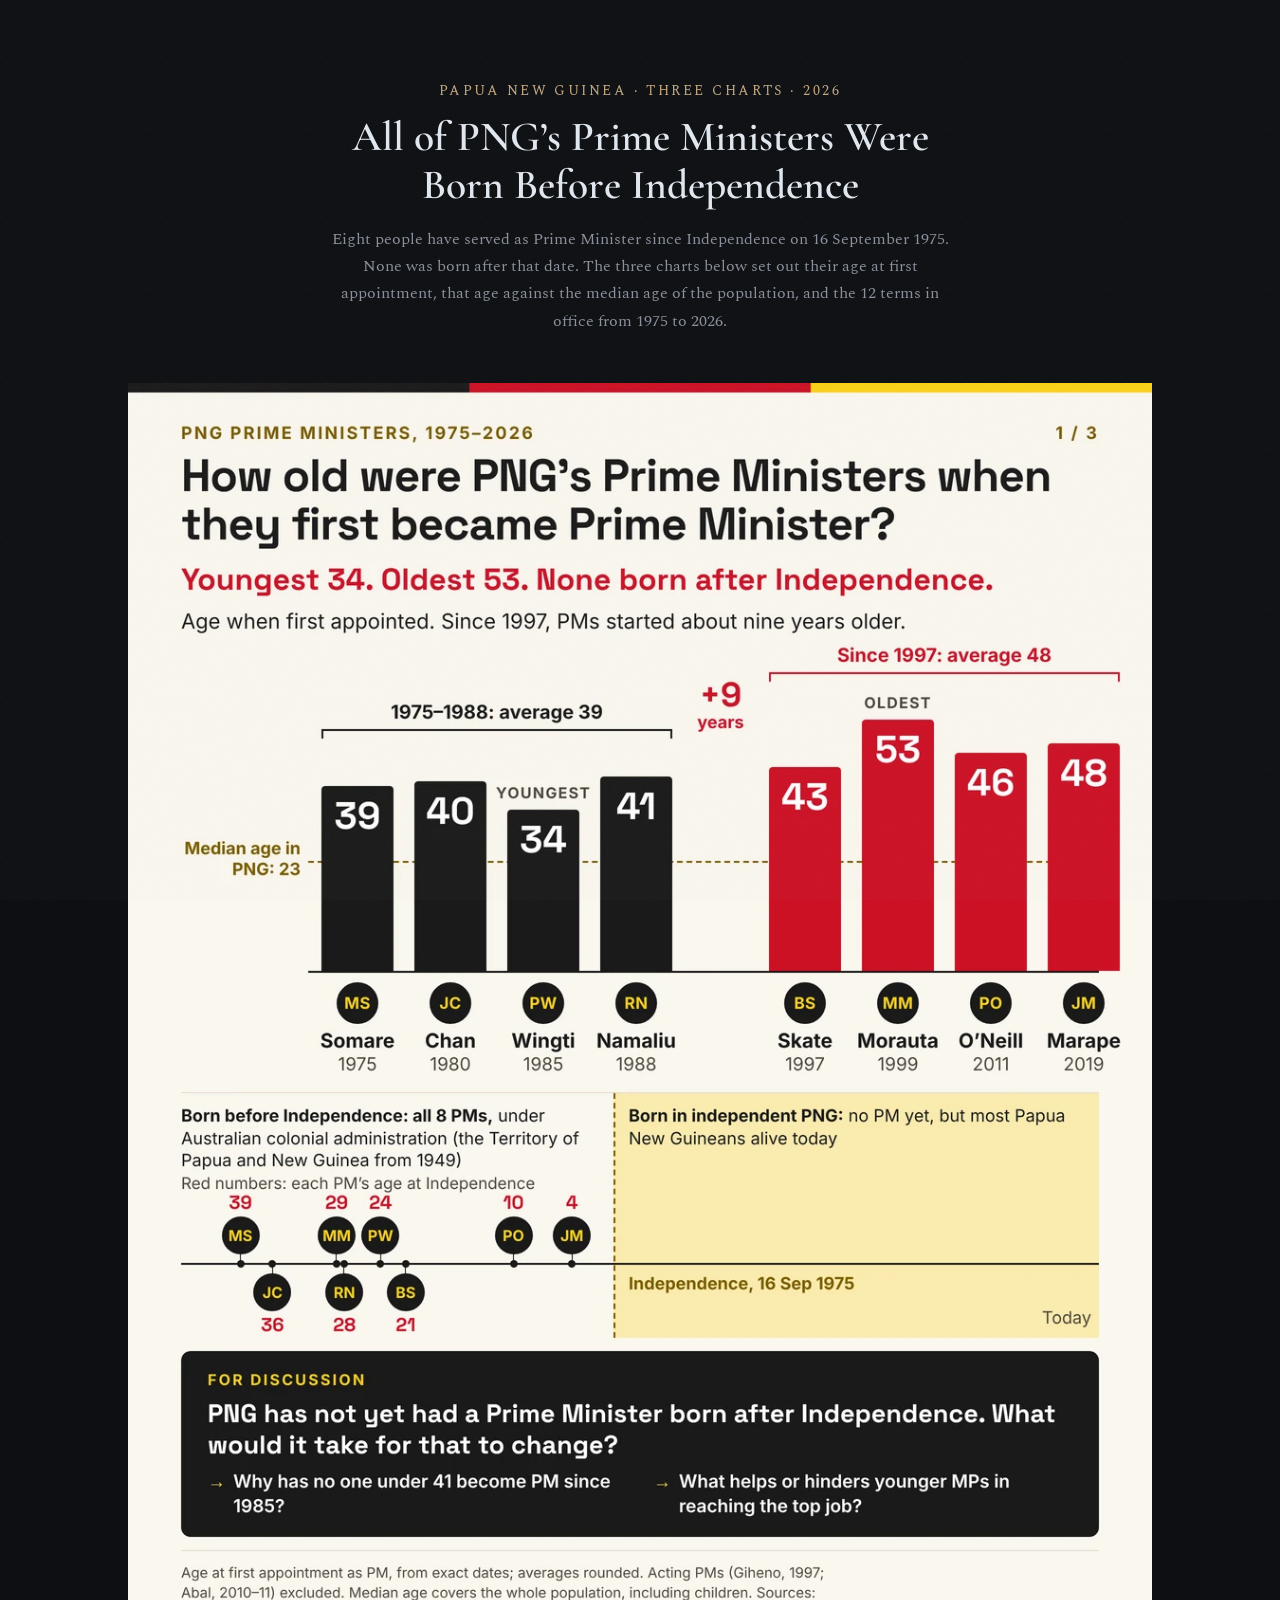
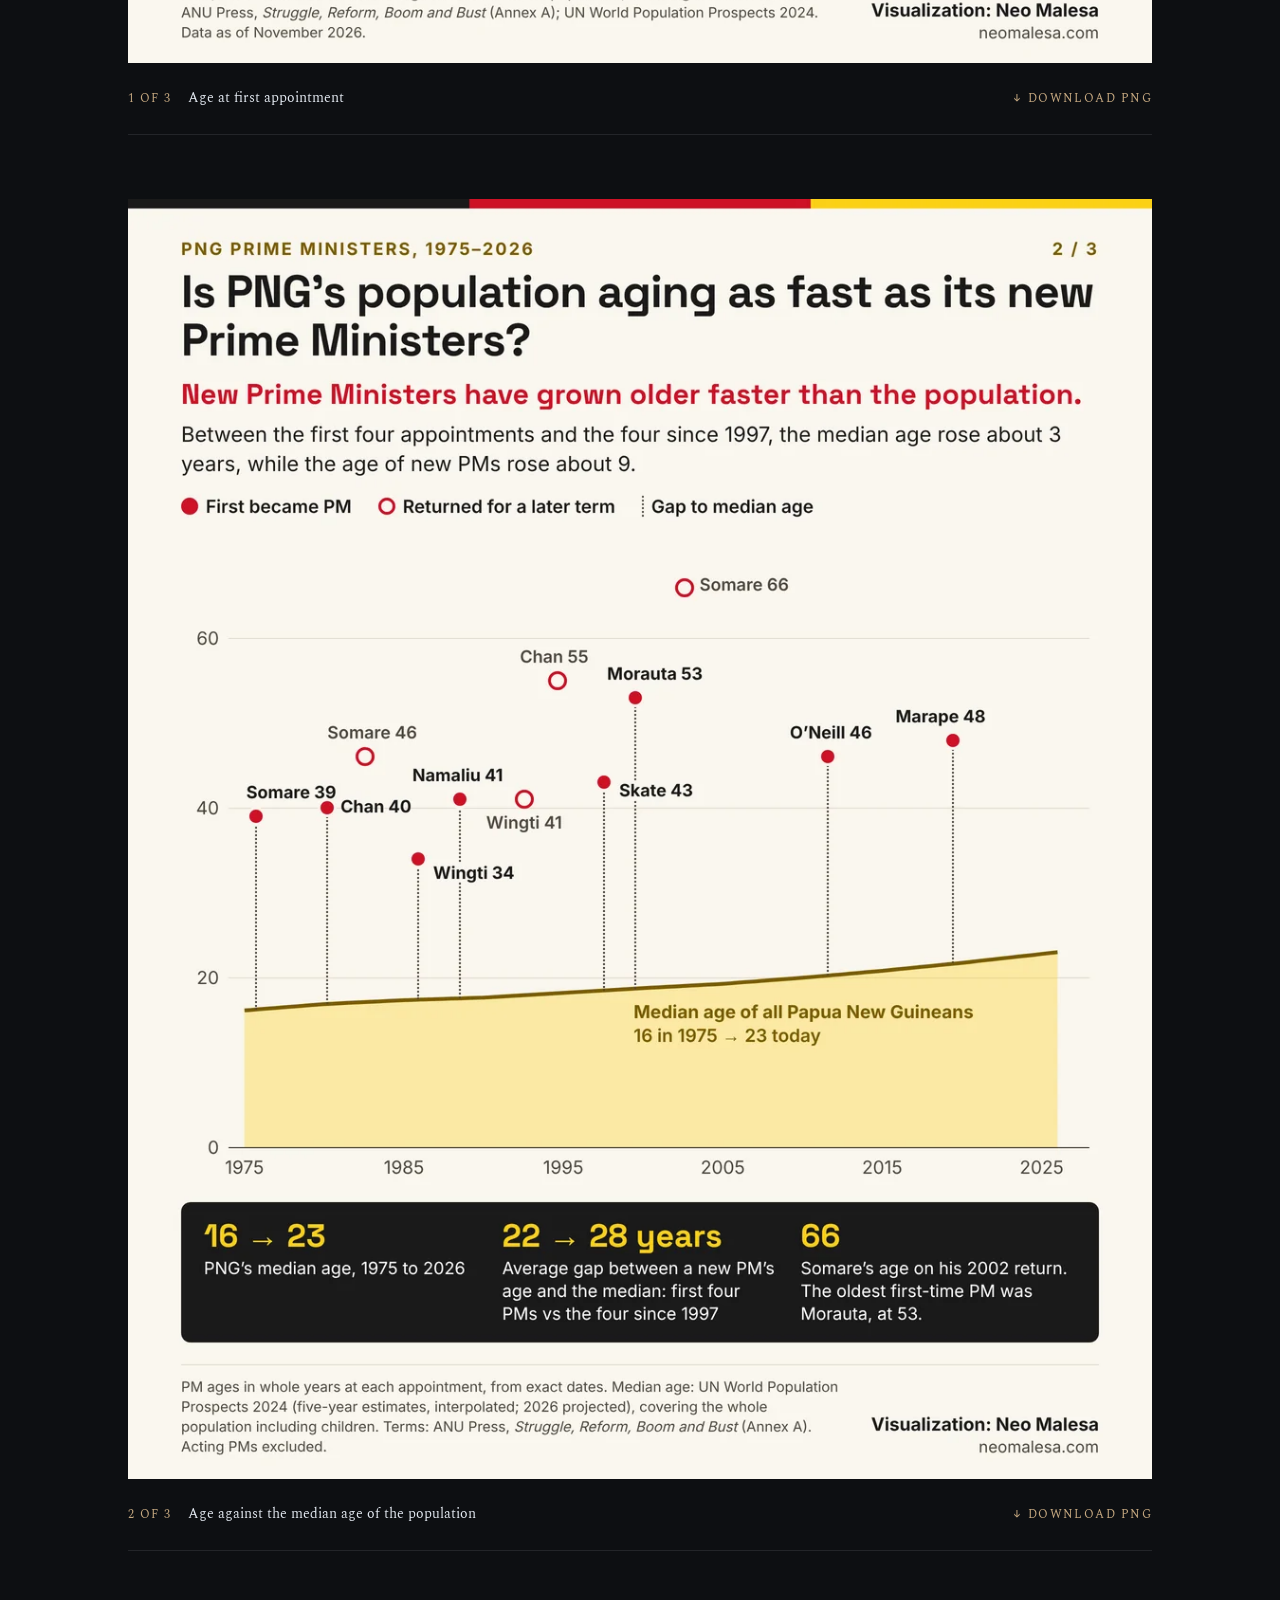
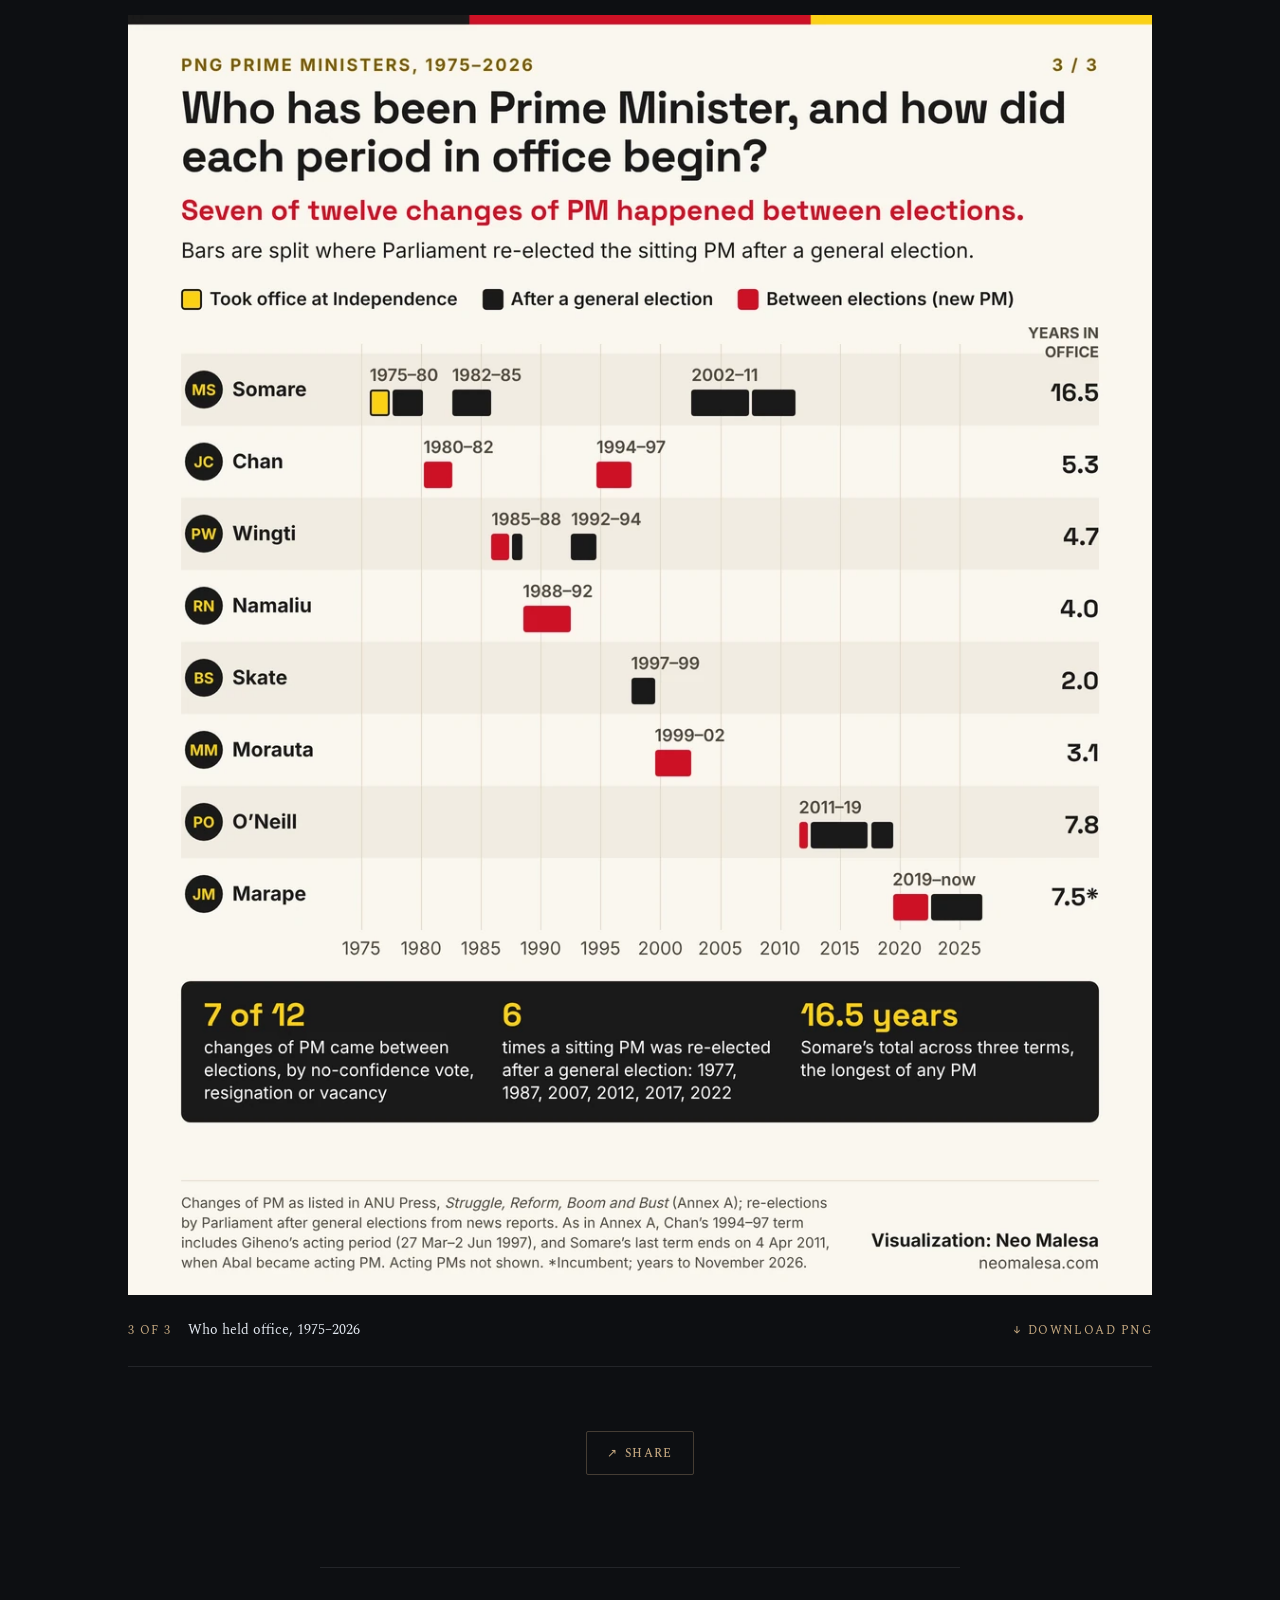
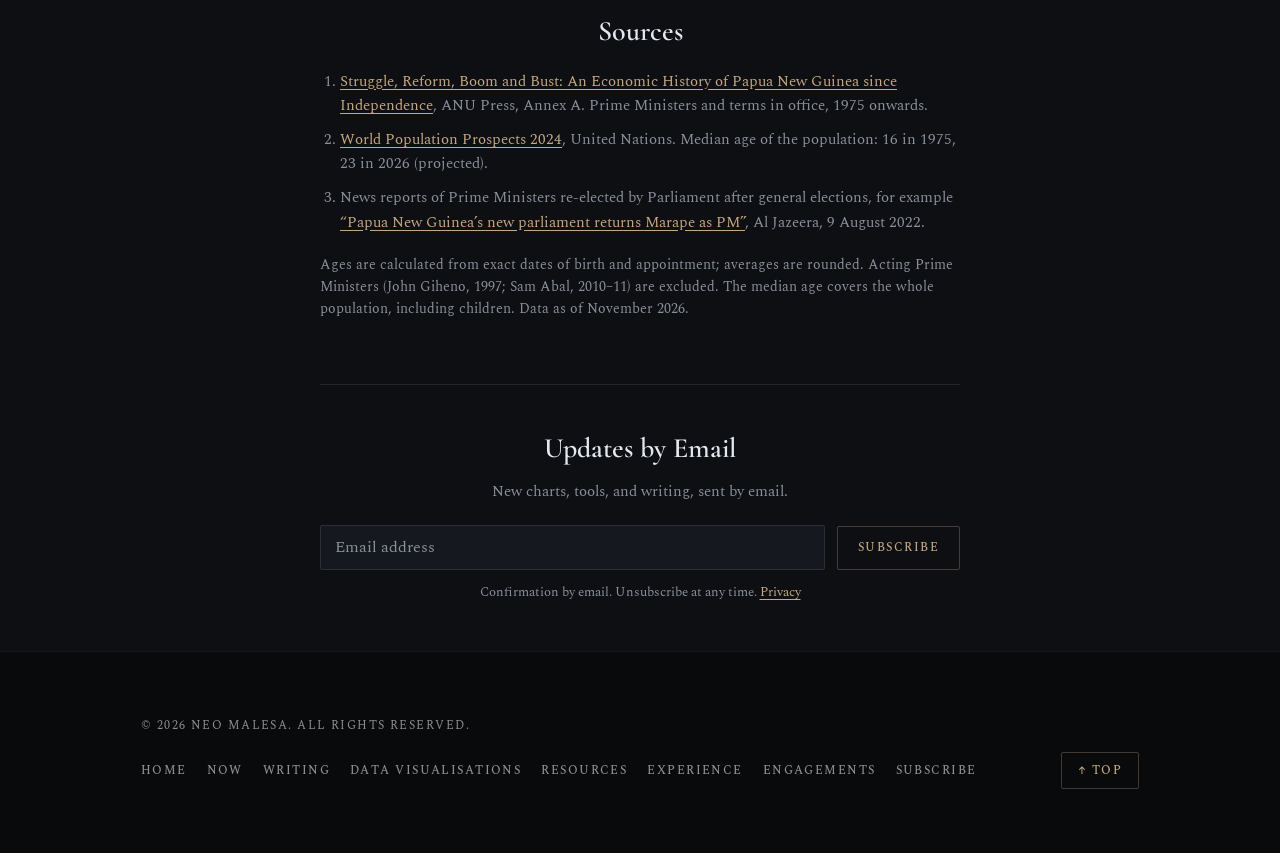
<file: dataviz/pngpm-ages/index.html>
<!DOCTYPE html>
<html lang="en">
<head>
  <meta charset="UTF-8" />
  <meta name="viewport" content="width=device-width, initial-scale=1.0" />
  <title>All of PNG’s Prime Ministers Were Born Before Independence — Neo Malesa</title>
  <meta
    name="description"
    content="None of the eight people who have served as Papua New Guinea’s Prime Minister were born after Independence in 1975. Three charts: age at first appointment, that age against a national median of 23, and the 12 terms in office since 1975."
  />
  <meta name="author" content="Neo Malesa" />
  <meta name="theme-color" content="#0d0f12" />
  <meta name="color-scheme" content="dark" />
  <meta name="format-detection" content="telephone=no" />
  <link rel="canonical" href="https://neomalesa.com/dataviz/pngpm-ages/" />
  <meta property="og:type" content="article" />
  <meta property="og:site_name" content="Neo Malesa" />
  <meta property="og:title" content="All of PNG’s Prime Ministers were born before Independence" />
  <meta property="og:description" content="None of the eight people who have served as Prime Minister were born after 1975. Three charts: age at first appointment, age against the national median, and the 12 terms in office since 1975." />
  <meta property="og:url" content="https://neomalesa.com/dataviz/pngpm-ages/" />
  <meta property="og:image" content="https://neomalesa.com/dataviz/pngpm-ages/pngpm-ages-2026.png" />
  <meta name="twitter:card" content="summary_large_image" />
  <link rel="icon" type="image/svg+xml" href="../../favicon.svg" />
  <link rel="icon" type="image/png" sizes="192x192" href="../../favicon.png" />
  <link rel="shortcut icon" href="../../favicon.ico" />
  <link rel="apple-touch-icon" sizes="192x192" href="../../favicon.png" />
  <link rel="preload" as="font" type="font/woff2" crossorigin href="../../assets/fonts/cormorant-garamond-600.woff2" />
  <link rel="preload" as="font" type="font/woff2" crossorigin href="../../assets/fonts/spectral-400.woff2" />
  <link rel="stylesheet" href="../../css/style.css" />
  <script>document.documentElement.classList.add('js');</script>
</head>
<body>
  <main class="viz-only" id="top">
    <header class="viz-intro">
      <p class="viz-intro__kicker">Papua New Guinea &middot; Three Charts &middot; 2026</p>
      <h1 class="viz-intro__title">All of PNG’s Prime Ministers Were Born Before Independence</h1>
      <p class="viz-intro__lead">
        Eight people have served as Prime Minister since Independence on 16 September 1975. None was born after that date. The three charts below set out their age at first appointment, that age against the median age of the population, and the 12 terms in office from 1975 to 2026.
      </p>
    </header>

    <figure class="viz-figure" id="ages">
      <a href="pngpm-ages-2026.png" class="viz-only__link" aria-label="Open chart 1 of 3 at full resolution">
        <picture>
          <source type="image/webp" srcset="pngpm-ages-2026-1080.webp 1080w, pngpm-ages-2026.webp 2160w" sizes="(min-width: 64rem) 64rem, 100vw" />
          <img
            src="pngpm-ages-2026.png"
            width="2160" height="2700"
            loading="eager" decoding="async"
            alt="Bar chart: how old PNG’s Prime Ministers were when they first became Prime Minister. Youngest 34, oldest 53, none born after Independence. The first four averaged 39: Sir Michael Somare 39 (1975), Sir Julius Chan 40 (1980), Paias Wingti 34 (1985), Sir Rabbie Namaliu 41 (1988). Those appointed since 1997 averaged 48, about nine years older: Sir Bill Skate 43 (1997), Sir Mekere Morauta 53 (1999), Peter O’Neill 46 (2011), James Marape 48 (2019). A dashed line marks the national median age of 23. A strip below shows that all eight were born before Independence on 16 September 1975, under Australian colonial administration (the Territory of Papua and New Guinea from 1949). Their ages at Independence: Somare 39, Chan 36, Morauta 29, Namaliu 28, Wingti 24, Skate 21, O’Neill 10, Marape 4. Most Papua New Guineans alive today were born after Independence. For discussion: PNG has not yet had a Prime Minister born after Independence. What would it take for that to change?"
          />
        </picture>
      </a>
      <figcaption class="viz-figure__caption">
        <span class="viz-figure__index">1 of 3</span>
        <span class="viz-figure__name">Age at first appointment</span>
        <a href="pngpm-ages-2026.png" class="viz-figure__download" download="pngpm-ages-2026.png"><span aria-hidden="true">↓</span> Download PNG</a>
      </figcaption>
    </figure>

    <figure class="viz-figure" id="median-age">
      <a href="pngpm-median-age-2026.png" class="viz-only__link" aria-label="Open chart 2 of 3 at full resolution">
        <picture>
          <source type="image/webp" srcset="pngpm-median-age-2026-1080.webp 1080w, pngpm-median-age-2026.webp 2160w" sizes="(min-width: 64rem) 64rem, 100vw" />
          <img
            src="pngpm-median-age-2026.png"
            width="2160" height="2700"
            loading="lazy" decoding="async"
            alt="Chart: the age of each PNG Prime Minister at each appointment, plotted against the median age of all Papua New Guineans, 1975 to 2026. New Prime Ministers have grown older faster than the population. The median age rose from 16 in 1975 to 23 today. First appointments: Somare 39, Chan 40, Wingti 34, Namaliu 41, Skate 43, Morauta 53, O’Neill 46, Marape 48. Returns for later terms: Somare 46 and 66, Wingti 41, Chan 55. Between the first four appointments and the four since 1997, the median age rose about three years, while the age of new Prime Ministers rose about nine. The average gap between a new Prime Minister’s age and the median widened from 22 to 28 years. Somare was 66 on his 2002 return; the oldest first-time Prime Minister was Morauta, at 53."
          />
        </picture>
      </a>
      <figcaption class="viz-figure__caption">
        <span class="viz-figure__index">2 of 3</span>
        <span class="viz-figure__name">Age against the median age of the population</span>
        <a href="pngpm-median-age-2026.png" class="viz-figure__download" download="pngpm-median-age-2026.png"><span aria-hidden="true">↓</span> Download PNG</a>
      </figcaption>
    </figure>

    <figure class="viz-figure" id="terms">
      <a href="pngpm-terms-2026.png" class="viz-only__link" aria-label="Open chart 3 of 3 at full resolution">
        <picture>
          <source type="image/webp" srcset="pngpm-terms-2026-1080.webp 1080w, pngpm-terms-2026.webp 2160w" sizes="(min-width: 64rem) 64rem, 100vw" />
          <img
            src="pngpm-terms-2026.png"
            width="2160" height="2700"
            loading="lazy" decoding="async"
            alt="Timeline: who has been Prime Minister from 1975 to 2026, and how each period in office began. Bars are split where Parliament re-elected the sitting Prime Minister after a general election. Seven of 12 changes of Prime Minister came between elections, by no-confidence vote, resignation or vacancy. Sitting Prime Ministers were re-elected after general elections six times: 1977, 1987, 2007, 2012, 2017 and 2022. Somare: 1975–80, taking office at Independence and re-elected in 1977; 1982–85, after a general election; 2002–11, after a general election and re-elected in 2007; 16.5 years in total, the longest of any Prime Minister. Chan: 1980–82 and 1994–97, both between elections; 5.3 years. Wingti: 1985–88, between elections and re-elected in 1987; 1992–94, after a general election; 4.7 years. Namaliu: 1988–92, between elections; 4.0 years. Skate: 1997–99, after a general election; 2.0 years. Morauta: 1999–2002, between elections; 3.1 years. O’Neill: 2011–19, between elections, re-elected in 2012 and 2017; 7.8 years. Marape: 2019 to now, between elections, re-elected in 2022; 7.5 years to November 2026."
          />
        </picture>
      </a>
      <figcaption class="viz-figure__caption">
        <span class="viz-figure__index">3 of 3</span>
        <span class="viz-figure__name">Who held office, 1975–2026</span>
        <a href="pngpm-terms-2026.png" class="viz-figure__download" download="pngpm-terms-2026.png"><span aria-hidden="true">↓</span> Download PNG</a>
      </figcaption>
    </figure>

    <div class="viz-only__actions">
      <button type="button" class="viz-btn" id="share-btn">
        <span aria-hidden="true">↗</span> <span class="viz-btn__label">Share</span>
      </button>
      <p class="viz-only__status" id="share-status" role="status" aria-live="polite"></p>
    </div>

    <section class="viz-sources" aria-labelledby="sources-heading">
      <h2 class="viz-sources__heading" id="sources-heading">Sources</h2>
      <ol class="viz-sources__list">
        <li>
          <a class="subpage__inline-link" href="https://press.anu.edu.au/publications/series/pacific/struggle-reform-boom-bust" target="_blank" rel="noopener noreferrer">Struggle, Reform, Boom and Bust: An Economic History of Papua New Guinea since Independence</a>, ANU Press, Annex A. Prime Ministers and terms in office, 1975 onwards.
        </li>
        <li>
          <a class="subpage__inline-link" href="https://population.un.org/wpp/" target="_blank" rel="noopener noreferrer">World Population Prospects 2024</a>, United Nations. Median age of the population: 16 in 1975, 23 in 2026 (projected).
        </li>
        <li>
          News reports of Prime Ministers re-elected by Parliament after general elections, for example <a class="subpage__inline-link" href="https://www.aljazeera.com/news/2022/8/9/papua-new-guineas-new-parliament-returns-marape-as-pm" target="_blank" rel="noopener noreferrer">“Papua New Guinea’s new parliament returns Marape as PM”</a>, Al Jazeera, 9 August 2022.
        </li>
      </ol>
      <p class="viz-sources__note">
        Ages are calculated from exact dates of birth and appointment; averages are rounded. Acting Prime Ministers (John Giheno, 1997; Sam Abal, 2010–11) are excluded. The median age covers the whole population, including children. Data as of November 2026.
      </p>
    </section>

    <section class="signup" aria-labelledby="signup-heading">
      <h2 class="signup__heading" id="signup-heading">Updates by Email</h2>
      <p class="signup__lead">New charts, tools, and writing, sent by email.</p>
      <form class="signup__form" action="../../subscribe/" method="post" data-signup>
        <div class="signup__fields">
          <label class="signup__field signup__field--grow">
            <span class="visually-hidden">Email</span>
            <input class="signup__input" type="email" name="email_address" autocomplete="email" placeholder="Email address" required />
          </label>
          <button type="submit" class="viz-btn signup__submit">Subscribe</button>
        </div>
        <p class="signup__note">Confirmation by email. Unsubscribe at any time. <a class="subpage__inline-link" href="../../subscribe/#privacy-heading">Privacy</a></p>
        <p class="signup__status" role="status" aria-live="polite"></p>
      </form>
    </section>
  </main>
  <footer class="footer" role="contentinfo">
    <div class="footer__inner">
      <p class="footer__copy">© <span id="year">2026</span> Neo Malesa. All rights reserved.</p>
      <nav class="footer__nav" aria-label="Pages">
        <a href="../../index.html">Home</a>
        <a href="../../now.html">Now</a>
        <a href="../../writing/">Writing</a>
        <a href="../../dataviz/">Data Visualisations</a>
        <a href="../../resources/">Resources</a>
        <a href="../../experience/">Experience</a>
        <a href="../../engagements/">Engagements</a>
        <a href="../../subscribe/">Subscribe</a>
      </nav>
      <a href="#top" class="back-to-top" aria-label="Back to top of page">
        <span aria-hidden="true">↑</span> Top
      </a>
    </div>
  </footer>
  <script>
    (function () {
      var btn = document.getElementById('share-btn');
      var status = document.getElementById('share-status');
      var url = 'https://neomalesa.com/dataviz/pngpm-ages/';
      var data = {
        title: 'All of PNG’s Prime Ministers were born before Independence',
        text: 'None of PNG’s eight Prime Ministers were born after Independence. They averaged 43 on first appointment; the median age of the population is 23.',
        url: url
      };
      function say(msg) {
        status.textContent = msg;
        setTimeout(function () { status.textContent = ''; }, 3000);
      }
      btn.addEventListener('click', function () {
        if (navigator.share) {
          navigator.share(data).catch(function () {});
          return;
        }
        if (navigator.clipboard && navigator.clipboard.writeText) {
          navigator.clipboard.writeText(url).then(
            function () { say('Link copied'); },
            function () { window.prompt('Copy this link:', url); }
          );
        } else {
          window.prompt('Copy this link:', url);
        }
      });
    })();
  </script>
  <script src="../../js/main.js" onerror="document.documentElement.classList.remove('js');"></script>
</body>
</html>
</file>
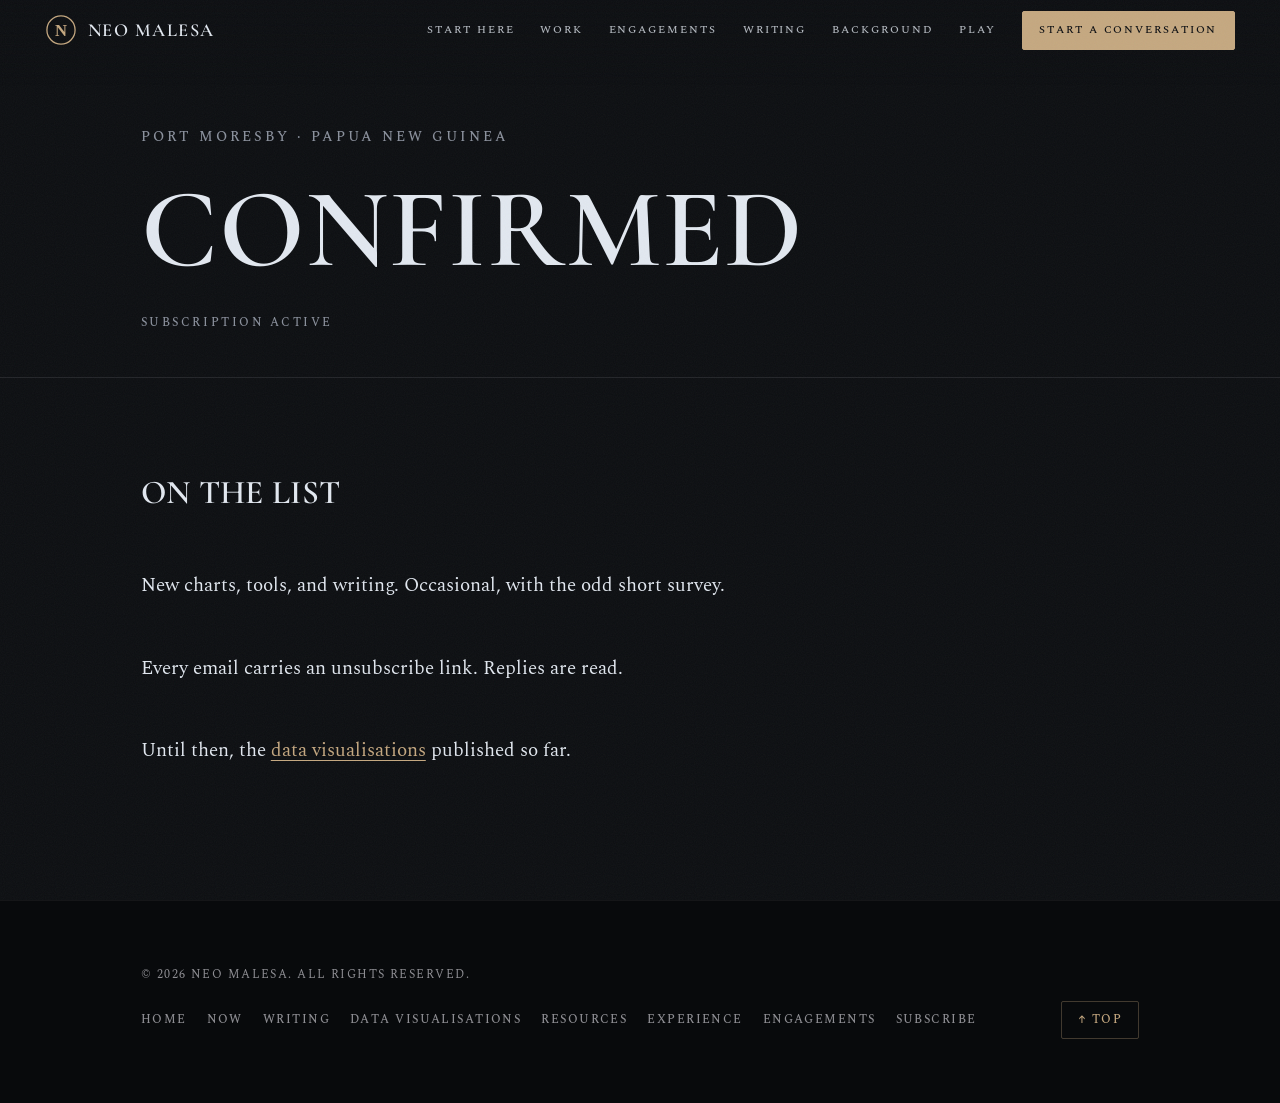
<file: subscribe/confirmed/index.html>
<!DOCTYPE html>
<html lang="en">
<head>
  <meta charset="UTF-8" />
  <meta name="viewport" content="width=device-width, initial-scale=1.0" />
  <title>Subscription Confirmed — Neo Malesa</title>
  <meta
    name="description"
    content="Updates by email from Neo Malesa — data visualisations, tools, and writing on technology and the Pacific."
  />
  <meta name="author" content="Neo Malesa" />
  <meta name="robots" content="noindex" />
  <meta name="theme-color" content="#0d0f12" />
  <meta name="color-scheme" content="dark" />
  <meta name="format-detection" content="telephone=no" />
  <link rel="canonical" href="https://neomalesa.com/subscribe/confirmed/" />
  <meta property="og:type" content="website" />
  <meta property="og:site_name" content="Neo Malesa" />
  <meta property="og:title" content="Subscription Confirmed — Neo Malesa" />
  <meta property="og:description" content="Updates by email from Neo Malesa — data visualisations, tools, and writing on technology and the Pacific." />
  <meta property="og:url" content="https://neomalesa.com/subscribe/confirmed/" />
  <meta property="og:image" content="https://neomalesa.com/assets/og-image.png" />
  <link rel="icon" type="image/svg+xml" href="../../favicon.svg" />
  <link rel="icon" type="image/png" sizes="192x192" href="../../favicon.png" />
  <link rel="shortcut icon" href="../../favicon.ico" />
  <link rel="apple-touch-icon" sizes="192x192" href="../../favicon.png" />
  <!-- Fonts: Cormorant Garamond (display) + Spectral (body) — self-hosted -->
  <link rel="preload" as="font" type="font/woff2" crossorigin href="../../assets/fonts/cormorant-garamond-600.woff2" />
  <link rel="preload" as="font" type="font/woff2" crossorigin href="../../assets/fonts/spectral-400.woff2" />
  <link rel="stylesheet" href="../../css/style.css" />
  <script>document.documentElement.classList.add('js');</script>
</head>
<body>
  <a class="skip-link" href="#top">Skip to content</a>
  <!-- Top bar — the same on every page; its links lead to the home page sections -->
  <header class="topbar" id="topbar">
    <div class="topbar__inner">
      <a class="topbar__brand" href="../../index.html" aria-label="Neo Malesa — home">
        <svg class="topbar__seal" viewBox="0 0 100 100" aria-hidden="true" focusable="false">
          <circle cx="50" cy="50" r="44" fill="none" stroke="currentColor" stroke-width="4" />
          <text x="50" y="52" font-family="Georgia,serif" font-size="52" font-weight="600" fill="currentColor" text-anchor="middle" dominant-baseline="central">N</text>
        </svg>
        <span class="topbar__name">Neo Malesa</span>
      </a>
      <nav class="topbar__nav" id="site-menu" aria-label="Primary">
        <a href="../../index.html#start">Start Here</a>
        <a href="../../index.html#work">Work</a>
        <a href="../../index.html#engagements">Engagements</a>
        <a href="../../index.html#writing">Writing</a>
        <a href="../../index.html#background">Background</a>
        <a href="../../index.html#play">Play</a>
      </nav>
      <a class="btn btn--primary btn--sm topbar__cta" href="../../index.html#connect">
        <span class="topbar__cta-long">Start a conversation</span>
        <span class="topbar__cta-short">Contact</span>
      </a>
      <button class="topbar__toggle" type="button" aria-expanded="false" aria-controls="site-menu">
        <span class="topbar__toggle-bars" aria-hidden="true"></span>
        <span class="visually-hidden">Menu</span>
      </button>
    </div>
    <span class="topbar__progress" aria-hidden="true"></span>
  </header>
  <main class="subpage" id="top">
    <header class="subpage__head">
      <div class="subpage__inner">
        <p class="subpage__kicker">Port Moresby &middot; Papua New Guinea</p>
        <h1 class="subpage__title subpage__title--long">Confirmed</h1>
        <p class="subpage__meta">Subscription active</p>
      </div>
    </header>
    <section class="subpage__section" aria-labelledby="confirmed-heading">
      <div class="subpage__inner">
        <h2 class="subpage__heading" id="confirmed-heading">On the List</h2>
        <div class="mandates__body">
          <p class="mandates__lead">
            New charts, tools, and writing. Occasional, with the odd short survey.
          </p>
          <p class="mandates__lead">
            Every email carries an unsubscribe link. Replies are read.
          </p>
          <p class="mandates__lead">
            Until then, the <a class="subpage__inline-link" href="../../dataviz/">data visualisations</a> published so far.
          </p>
        </div>
      </div>
    </section>
  </main>
  <footer class="footer" role="contentinfo">
    <div class="footer__inner">
      <p class="footer__copy">© <span id="year">2026</span> Neo Malesa. All rights reserved.</p>
      <nav class="footer__nav" aria-label="Pages">
        <a href="../../index.html">Home</a>
        <a href="../../now.html">Now</a>
        <a href="../../writing/">Writing</a>
        <a href="../../dataviz/">Data Visualisations</a>
        <a href="../../resources/">Resources</a>
        <a href="../../experience/">Experience</a>
        <a href="../../engagements/">Engagements</a>
        <a href="../">Subscribe</a>
      </nav>
      <a href="#top" class="back-to-top" aria-label="Back to top of page">
        <span aria-hidden="true">↑</span> Top
      </a>
    </div>
  </footer>
  <!-- No scroll-reveal targets on this page, so GSAP is not loaded here -->
  <script src="../../js/main.js" onerror="document.documentElement.classList.remove('js');"></script>
</body>
</html>
</file>
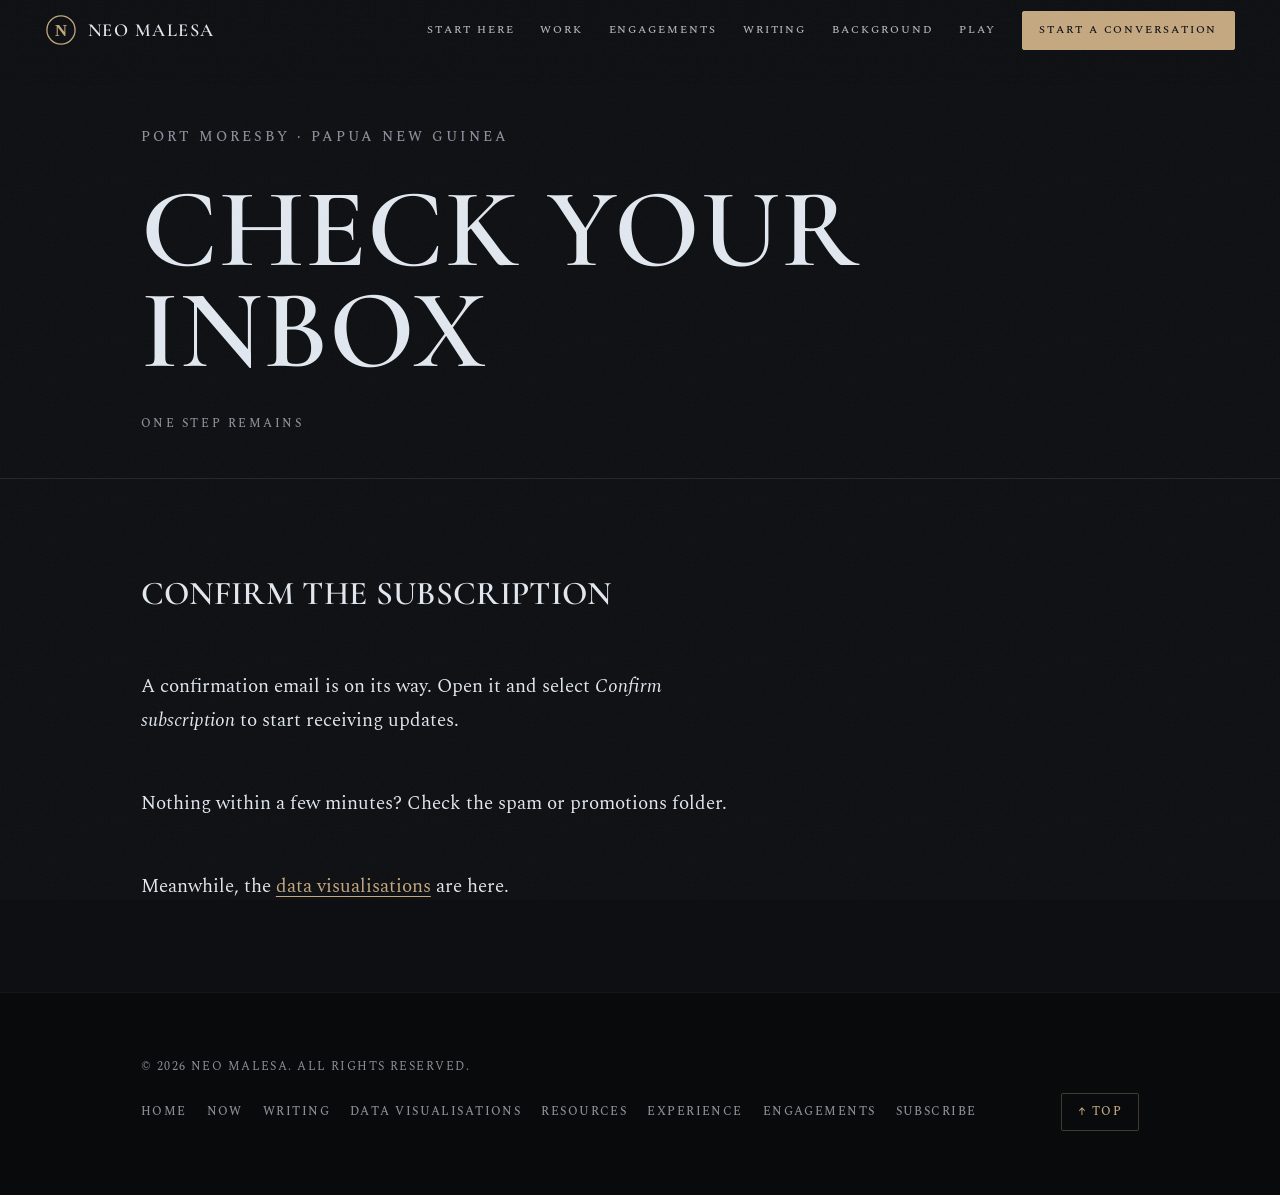
<file: subscribe/thanks/index.html>
<!DOCTYPE html>
<html lang="en">
<head>
  <meta charset="UTF-8" />
  <meta name="viewport" content="width=device-width, initial-scale=1.0" />
  <title>Check Your Inbox — Neo Malesa</title>
  <meta
    name="description"
    content="Updates by email from Neo Malesa — data visualisations, tools, and writing on technology and the Pacific."
  />
  <meta name="author" content="Neo Malesa" />
  <meta name="robots" content="noindex" />
  <meta name="theme-color" content="#0d0f12" />
  <meta name="color-scheme" content="dark" />
  <meta name="format-detection" content="telephone=no" />
  <link rel="canonical" href="https://neomalesa.com/subscribe/thanks/" />
  <meta property="og:type" content="website" />
  <meta property="og:site_name" content="Neo Malesa" />
  <meta property="og:title" content="Check Your Inbox — Neo Malesa" />
  <meta property="og:description" content="Updates by email from Neo Malesa — data visualisations, tools, and writing on technology and the Pacific." />
  <meta property="og:url" content="https://neomalesa.com/subscribe/thanks/" />
  <meta property="og:image" content="https://neomalesa.com/assets/og-image.png" />
  <link rel="icon" type="image/svg+xml" href="../../favicon.svg" />
  <link rel="icon" type="image/png" sizes="192x192" href="../../favicon.png" />
  <link rel="shortcut icon" href="../../favicon.ico" />
  <link rel="apple-touch-icon" sizes="192x192" href="../../favicon.png" />
  <!-- Fonts: Cormorant Garamond (display) + Spectral (body) — self-hosted -->
  <link rel="preload" as="font" type="font/woff2" crossorigin href="../../assets/fonts/cormorant-garamond-600.woff2" />
  <link rel="preload" as="font" type="font/woff2" crossorigin href="../../assets/fonts/spectral-400.woff2" />
  <link rel="stylesheet" href="../../css/style.css" />
  <script>document.documentElement.classList.add('js');</script>
</head>
<body>
  <a class="skip-link" href="#top">Skip to content</a>
  <!-- Top bar — the same on every page; its links lead to the home page sections -->
  <header class="topbar" id="topbar">
    <div class="topbar__inner">
      <a class="topbar__brand" href="../../index.html" aria-label="Neo Malesa — home">
        <svg class="topbar__seal" viewBox="0 0 100 100" aria-hidden="true" focusable="false">
          <circle cx="50" cy="50" r="44" fill="none" stroke="currentColor" stroke-width="4" />
          <text x="50" y="52" font-family="Georgia,serif" font-size="52" font-weight="600" fill="currentColor" text-anchor="middle" dominant-baseline="central">N</text>
        </svg>
        <span class="topbar__name">Neo Malesa</span>
      </a>
      <nav class="topbar__nav" id="site-menu" aria-label="Primary">
        <a href="../../index.html#start">Start Here</a>
        <a href="../../index.html#work">Work</a>
        <a href="../../index.html#engagements">Engagements</a>
        <a href="../../index.html#writing">Writing</a>
        <a href="../../index.html#background">Background</a>
        <a href="../../index.html#play">Play</a>
      </nav>
      <a class="btn btn--primary btn--sm topbar__cta" href="../../index.html#connect">
        <span class="topbar__cta-long">Start a conversation</span>
        <span class="topbar__cta-short">Contact</span>
      </a>
      <button class="topbar__toggle" type="button" aria-expanded="false" aria-controls="site-menu">
        <span class="topbar__toggle-bars" aria-hidden="true"></span>
        <span class="visually-hidden">Menu</span>
      </button>
    </div>
    <span class="topbar__progress" aria-hidden="true"></span>
  </header>
  <main class="subpage" id="top">
    <header class="subpage__head">
      <div class="subpage__inner">
        <p class="subpage__kicker">Port Moresby &middot; Papua New Guinea</p>
        <h1 class="subpage__title subpage__title--long">Check Your Inbox</h1>
        <p class="subpage__meta">One step remains</p>
      </div>
    </header>
    <section class="subpage__section" aria-labelledby="confirm-heading">
      <div class="subpage__inner">
        <h2 class="subpage__heading" id="confirm-heading">Confirm the Subscription</h2>
        <div class="mandates__body">
          <p class="mandates__lead">
            A confirmation email is on its way. Open it and select <em>Confirm subscription</em> to start receiving updates.
          </p>
          <p class="mandates__lead">
            Nothing within a few minutes? Check the spam or promotions folder.
          </p>
          <p class="mandates__lead">
            Meanwhile, the <a class="subpage__inline-link" href="../../dataviz/">data visualisations</a> are here.
          </p>
        </div>
      </div>
    </section>
  </main>
  <footer class="footer" role="contentinfo">
    <div class="footer__inner">
      <p class="footer__copy">© <span id="year">2026</span> Neo Malesa. All rights reserved.</p>
      <nav class="footer__nav" aria-label="Pages">
        <a href="../../index.html">Home</a>
        <a href="../../now.html">Now</a>
        <a href="../../writing/">Writing</a>
        <a href="../../dataviz/">Data Visualisations</a>
        <a href="../../resources/">Resources</a>
        <a href="../../experience/">Experience</a>
        <a href="../../engagements/">Engagements</a>
        <a href="../">Subscribe</a>
      </nav>
      <a href="#top" class="back-to-top" aria-label="Back to top of page">
        <span aria-hidden="true">↑</span> Top
      </a>
    </div>
  </footer>
  <!-- No scroll-reveal targets on this page, so GSAP is not loaded here -->
  <script src="../../js/main.js" onerror="document.documentElement.classList.remove('js');"></script>
</body>
</html>
</file>
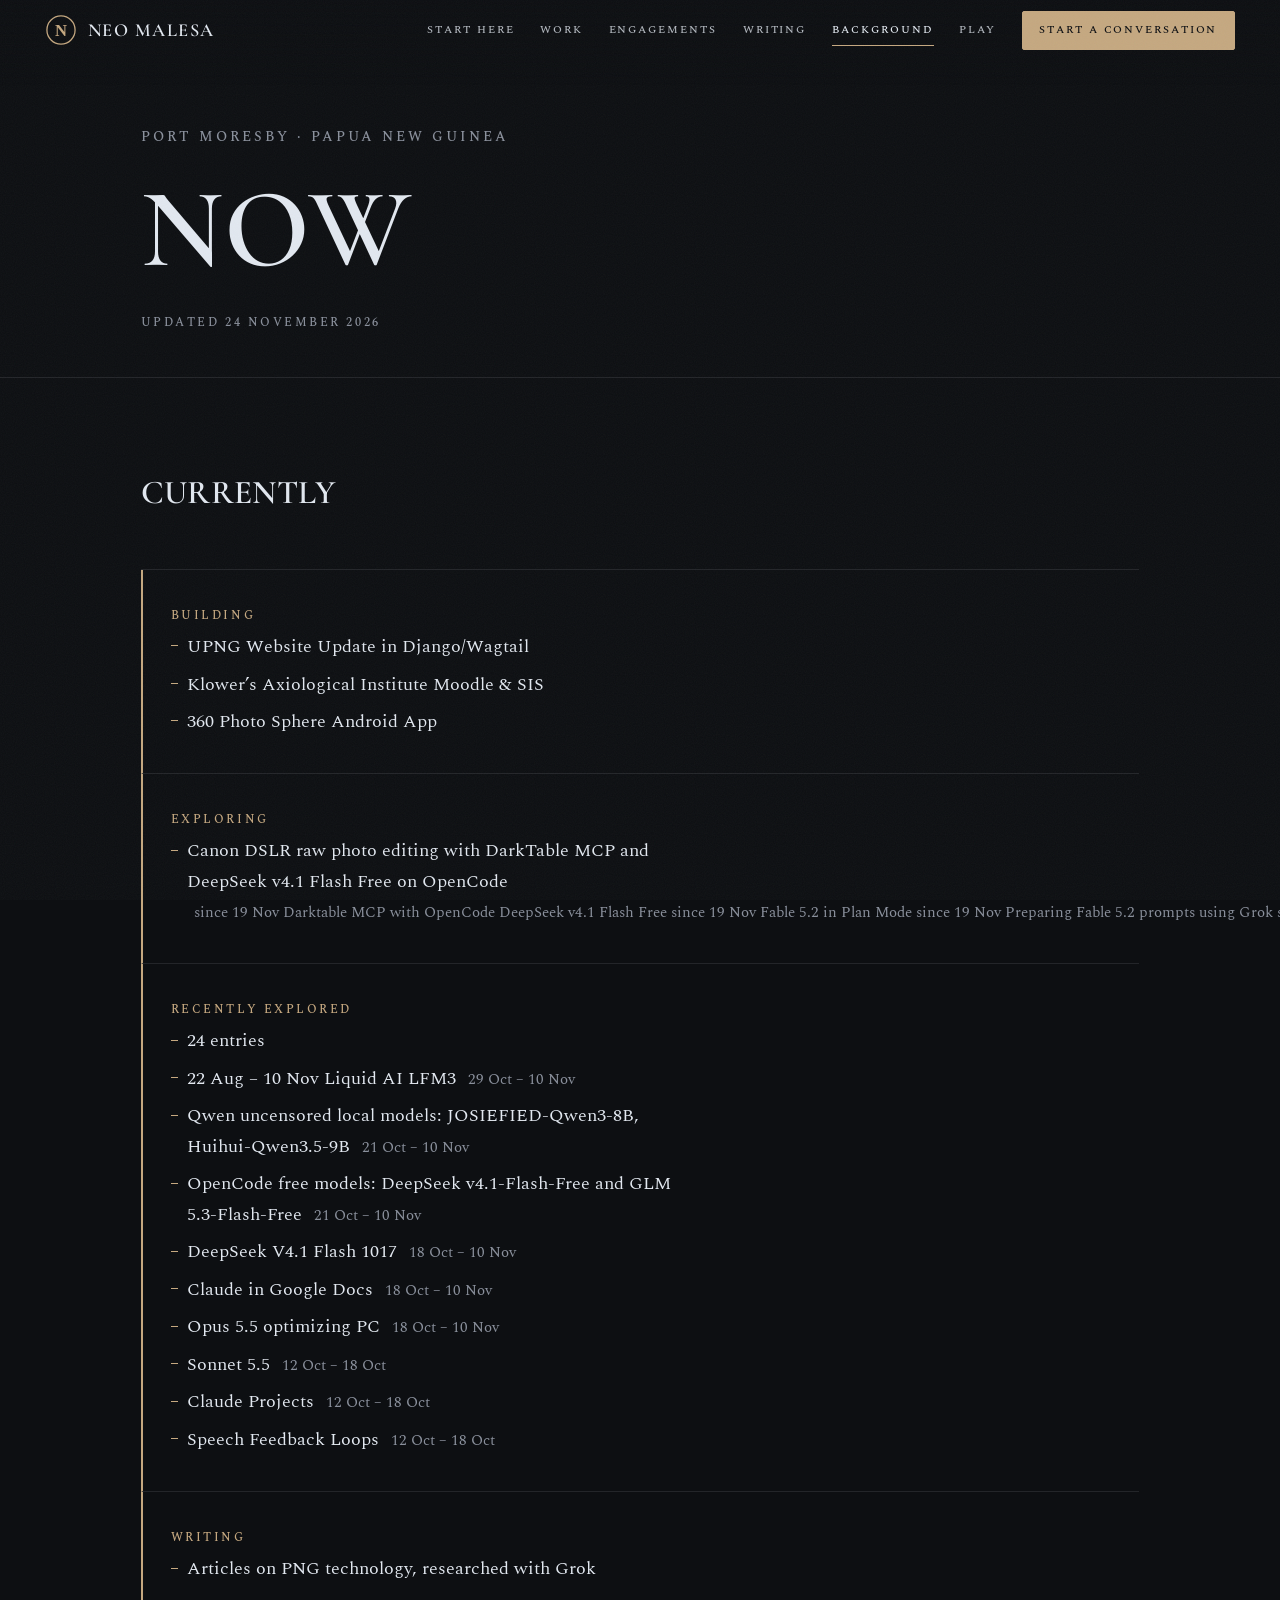
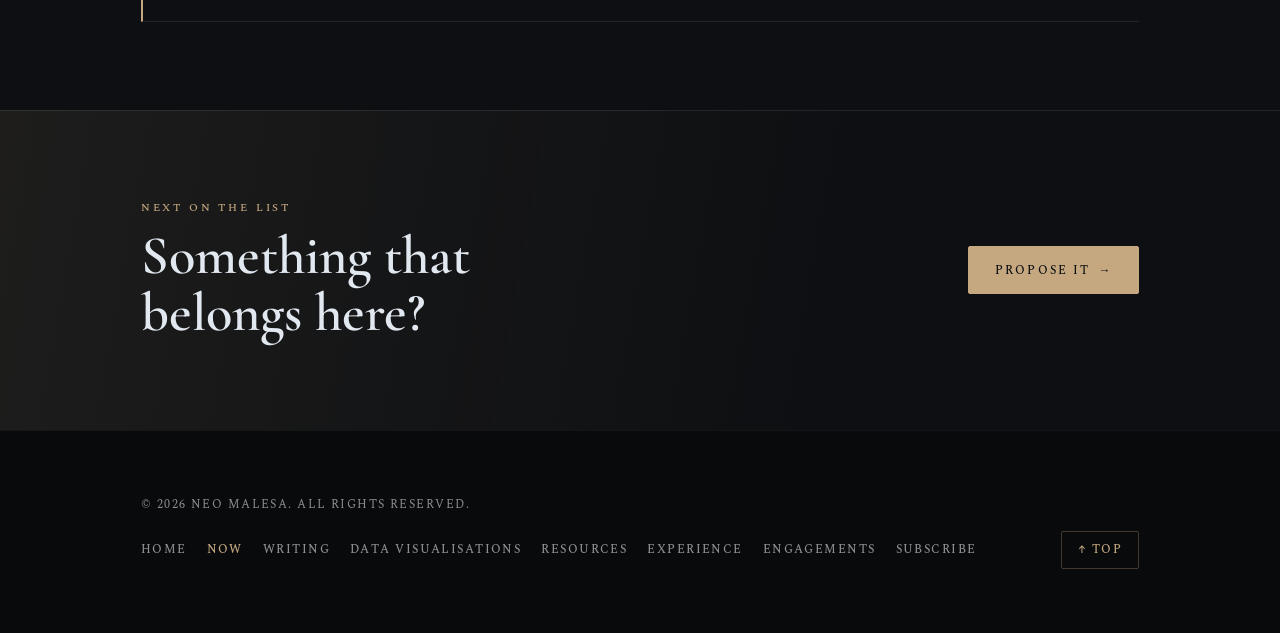
<file: now.html>
<!DOCTYPE html>
<html lang="en">
<head>
  <meta charset="UTF-8" />
  <meta name="viewport" content="width=device-width, initial-scale=1.0" />
  <title>Now — Neo Malesa</title>
  <meta
    name="description"
    content="What Neo Malesa is doing now — a UPNG website update in Django/Wagtail, a Moodle and SIS platform for Klower's Axiological Institute, a 360 photo Android app, and writing on PNG technology."
  />
  <meta name="author" content="Neo Malesa" />
  <meta name="theme-color" content="#0d0f12" />
  <meta name="color-scheme" content="dark" />
  <meta name="format-detection" content="telephone=no" />
  <link rel="canonical" href="https://neomalesa.com/now.html" />
  <meta property="og:type" content="website" />
  <meta property="og:site_name" content="Neo Malesa" />
  <meta property="og:title" content="Now — Neo Malesa" />
  <meta property="og:url" content="https://neomalesa.com/now.html" />
  <link rel="icon" type="image/svg+xml" href="favicon.svg" />
  <link rel="icon" type="image/png" sizes="192x192" href="favicon.png" />
  <link rel="shortcut icon" href="favicon.ico" />
  <link rel="apple-touch-icon" sizes="192x192" href="favicon.png" />
  <!-- Fonts: Cormorant Garamond (display) + Spectral (body) — self-hosted -->
  <link rel="preload" as="font" type="font/woff2" crossorigin href="assets/fonts/cormorant-garamond-600.woff2" />
  <link rel="preload" as="font" type="font/woff2" crossorigin href="assets/fonts/spectral-400.woff2" />
  <link rel="stylesheet" href="css/style.css" />
  <script>document.documentElement.classList.add('js');</script>
</head>
<body>
  <a class="skip-link" href="#top">Skip to content</a>
  <!-- Top bar — the same on every page; its links lead to the home page sections -->
  <header class="topbar" id="topbar">
    <div class="topbar__inner">
      <a class="topbar__brand" href="index.html" aria-label="Neo Malesa — home">
        <svg class="topbar__seal" viewBox="0 0 100 100" aria-hidden="true" focusable="false">
          <circle cx="50" cy="50" r="44" fill="none" stroke="currentColor" stroke-width="4" />
          <text x="50" y="52" font-family="Georgia,serif" font-size="52" font-weight="600" fill="currentColor" text-anchor="middle" dominant-baseline="central">N</text>
        </svg>
        <span class="topbar__name">Neo Malesa</span>
      </a>
      <nav class="topbar__nav" id="site-menu" aria-label="Primary">
        <a href="index.html#start">Start Here</a>
        <a href="index.html#work">Work</a>
        <a href="index.html#engagements">Engagements</a>
        <a href="index.html#writing">Writing</a>
        <a href="index.html#background" aria-current="true">Background</a>
        <a href="index.html#play">Play</a>
      </nav>
      <a class="btn btn--primary btn--sm topbar__cta" href="index.html#connect">
        <span class="topbar__cta-long">Start a conversation</span>
        <span class="topbar__cta-short">Contact</span>
      </a>
      <button class="topbar__toggle" type="button" aria-expanded="false" aria-controls="site-menu">
        <span class="topbar__toggle-bars" aria-hidden="true"></span>
        <span class="visually-hidden">Menu</span>
      </button>
    </div>
    <span class="topbar__progress" aria-hidden="true"></span>
  </header>
  <main class="subpage" id="top">
    <header class="subpage__head">
      <div class="subpage__inner">
        <p class="subpage__kicker">Port Moresby &middot; Papua New Guinea</p>
        <h1 class="subpage__title">Now</h1>
        <p class="subpage__meta"><!-- NOW-UPDATED:START -->Updated 24 November 2026<!-- NOW-UPDATED:END --></p>
      </div>
    </header>
    <section class="subpage__section" aria-labelledby="now-heading">
      <div class="subpage__inner">
        <h2 class="subpage__heading" id="now-heading">Currently</h2>
        <ul class="now__list" role="list">
          <li class="now__item">
            <p class="now__label">Building</p>
            <ul class="now__sub-list" role="list">
              <li>UPNG Website Update in Django/Wagtail</li>
              <li>Klower&rsquo;s Axiological Institute Moodle &amp; SIS</li>
              <li>360 Photo Sphere Android App</li>
            </ul>
          </li>
          <!-- NOW-EXPLORING:START — filled from the GitHub profile README by .github/scripts/update_now.py -->
          <li class="now__item">
            <p class="now__label">Exploring</p>
            <ul class="now__sub-list" role="list">
              <li>Canon DSLR raw photo editing with DarkTable MCP and DeepSeek v4.1 Flash Free on OpenCode <span class="now__when">since 19 Nov Darktable MCP with OpenCode DeepSeek v4.1 Flash Free since 19 Nov Fable 5.2 in Plan Mode since 19 Nov Preparing Fable 5.2 prompts using Grok skills since 19 Nov Multiple Gemini Skills used in chat since 19 Nov Copying Gemini Skills to Grok Skills and Optimizing for Accuracy since 14 Nov Migrating Gemini Gems to Skills since 13 Nov Fable 5.2 since 10 Nov</span></li>
            </ul>
          </li>
          <li class="now__item">
            <p class="now__label">Recently explored</p>
            <ul class="now__sub-list" role="list">
              <li>24 entries</li>
              <li>22 Aug – 10 Nov Liquid AI LFM3 <span class="now__when">29 Oct – 10 Nov</span></li>
              <li>Qwen uncensored local models: JOSIEFIED-Qwen3-8B, Huihui-Qwen3.5-9B <span class="now__when">21 Oct – 10 Nov</span></li>
              <li>OpenCode free models: DeepSeek v4.1-Flash-Free and GLM 5.3-Flash-Free <span class="now__when">21 Oct – 10 Nov</span></li>
              <li>DeepSeek V4.1 Flash 1017 <span class="now__when">18 Oct – 10 Nov</span></li>
              <li>Claude in Google Docs <span class="now__when">18 Oct – 10 Nov</span></li>
              <li>Opus 5.5 optimizing PC <span class="now__when">18 Oct – 10 Nov</span></li>
              <li>Sonnet 5.5 <span class="now__when">12 Oct – 18 Oct</span></li>
              <li>Claude Projects <span class="now__when">12 Oct – 18 Oct</span></li>
              <li>Speech Feedback Loops <span class="now__when">12 Oct – 18 Oct</span></li>
            </ul>
          </li>
          <!-- NOW-EXPLORING:END -->
          <li class="now__item">
            <p class="now__label">Writing</p>
            <ul class="now__sub-list" role="list">
              <li>Articles on PNG technology, researched with Grok</li>
            </ul>
          </li>
        </ul>
      </div>
    </section>
    <!-- The page, turned toward the reader -->
    <aside class="cta-band" aria-label="Correspondence">
      <div class="cta-band__inner">
        <div>
          <p class="cta-band__kicker">Next on the list</p>
          <p class="cta-band__text">Something that belongs here?</p>
        </div>
        <div class="cta-band__actions">
          <a class="btn btn--primary" href="index.html?about=project#connect">Propose it <span aria-hidden="true">→</span></a>
        </div>
      </div>
    </aside>
  </main>
  <footer class="footer" role="contentinfo">
    <div class="footer__inner">
      <p class="footer__copy">© <span id="year">2026</span> Neo Malesa. All rights reserved.</p>
      <nav class="footer__nav" aria-label="Pages">
        <a href="index.html">Home</a>
        <a href="now.html" aria-current="true">Now</a>
        <a href="writing/">Writing</a>
        <a href="dataviz/">Data Visualisations</a>
        <a href="resources/">Resources</a>
        <a href="experience/">Experience</a>
        <a href="engagements/">Engagements</a>
        <a href="subscribe/">Subscribe</a>
      </nav>
      <a href="#top" class="back-to-top" aria-label="Back to top of page">
        <span aria-hidden="true">↑</span> Top
      </a>
    </div>
  </footer>
  <!-- No scroll-reveal targets on this page, so GSAP is not loaded here -->
  <script src="js/main.js" onerror="document.documentElement.classList.remove('js');"></script>
</body>
</html>
</file>
<file: css/style.css>
/* ============================================================
   SELF-HOSTED FONTS — woff2 only, the exact weights in use
   ============================================================ */

@font-face {
  font-family: 'Cormorant Garamond';
  font-style: normal;
  font-weight: 600;
  font-display: swap;
  src: url('../assets/fonts/cormorant-garamond-600.woff2') format('woff2');
}

@font-face {
  font-family: 'Spectral';
  font-style: normal;
  font-weight: 400;
  font-display: swap;
  src: url('../assets/fonts/spectral-400.woff2') format('woff2');
}

@font-face {
  font-family: 'Spectral';
  font-style: normal;
  font-weight: 500;
  font-display: swap;
  src: url('../assets/fonts/spectral-500.woff2') format('woff2');
}

@font-face {
  font-family: 'Spectral';
  font-style: italic;
  font-weight: 400;
  font-display: swap;
  src: url('../assets/fonts/spectral-400-italic.woff2') format('woff2');
}

/* ============================================================
   DESIGN TOKENS — CSS CUSTOM PROPERTIES
   "Cold statehouse" register on near-black. Single dark scheme.
   ============================================================ */

:root {
  color-scheme: dark;
  /* --- Backgrounds --- */
  --color-bg:      #0d0f12;   /* near-black — deep slate */
  --color-bg-alt:  #101319;   /* barely-lifted panel for alternating sections */
  --color-surface: #161820;   /* slightly elevated dark surface */
  --color-footer-bg: #080a0c; /* darker anchor for the footer */
  --color-footer-ink: #8E8E93; /* colophon text — quieter than body muted */

  /* --- Text --- */
  --color-ink:       #e2e8f0; /* crisp off-white */
  --color-ink-muted: #8a909c; /* subdued institutional subtext */

  /* --- Accent: muted gold/brass — used sparingly on numerals and links --- */
  --color-accent:     #c5a880; /* old-money brass */
  --color-accent-rgb: 197, 168, 128; /* used for rgba() construction */

  /* --- UI chrome --- */
  --color-border: rgba(226, 232, 240, 0.1); /* hairline ledger lines on dark */

  /* --- Typography --- */
  --font-display: 'Cormorant Garamond', 'Georgia', 'Times New Roman', serif;
  --font-body:    'Spectral', 'Georgia', 'Times New Roman', serif;

  /* --- Type scale — fluid via clamp() --- */
  /* Bounded by height as well as width, so the calls to act beneath the
     name stay on the first screen of a short laptop display */
  --text-hero-name:  clamp(3.5rem, min(11vw, 16.5vh), 9.5rem);
  --text-kicker:     clamp(0.72rem, 1.2vw, 0.85rem);
  --text-role:       clamp(1.05rem, 1.7vw, 1.45rem);

  /* --- Spacing --- */
  --space-xs: 0.5rem;
  --space-sm: 1rem;
  --space-md: 1.75rem;
  --space-lg: 3rem;
  --space-xl: 5rem;

  /* --- Layout --- */
  --content-pad-x:  clamp(1.5rem, 6vw, 6rem);
  --hero-pad-top:   clamp(4rem, 8vh, 6rem);
  --hero-pad-bottom: clamp(2.5rem, 6vh, 4.5rem);

  /* --- Motion — slow, deliberate, cinematic --- */
  --ease-out-expo:    cubic-bezier(0.16, 1, 0.3, 1);
  --duration-reveal:  1.2s;
}


/* ============================================================
   RESET + BASE
   ============================================================ */

*, *::before, *::after {
  box-sizing: border-box;
  margin: 0;
  padding: 0;
}

html {
  -webkit-text-size-adjust: 100%;
  /* Anchored sections land clear of the fixed top bar */
  scroll-padding-top: 4.5rem;
}

/* Smooth scroll only for users who haven't asked for less motion */
@media (prefers-reduced-motion: no-preference) {
  html {
    scroll-behavior: smooth;
  }
}

body {
  background-color: var(--color-bg);
  color: var(--color-ink);
  font-family: var(--font-body);
  font-size: 1.05rem;
  font-weight: 400;
  line-height: 1.65;
  min-height: 100svh;
  min-height: 100vh; /* fallback */
  overflow-x: hidden;
  -webkit-font-smoothing: antialiased;
  -moz-osx-font-smoothing: grayscale;
}

img, picture, canvas, svg { display: block; }

/* Text selected reads as ink stamped on brass */
::selection {
  background: rgba(var(--color-accent-rgb), 0.9);
  color: var(--color-bg);
}

/* Film grain — a fixed, faint fractal-noise wash over everything.
   Pure texture: pointer-events off, aria-invisible by nature. */
body::after {
  content: '';
  position: fixed;
  inset: 0;
  z-index: 100;
  pointer-events: none;
  opacity: 0.045;
  background-image: url("data:image/svg+xml,%3Csvg xmlns='http://www.w3.org/2000/svg' width='160' height='160' viewBox='0 0 160 160'%3E%3Cfilter id='n'%3E%3CfeTurbulence type='fractalNoise' baseFrequency='0.9' numOctaves='2' stitchTiles='stitch'/%3E%3C/filter%3E%3Crect width='160' height='160' filter='url(%23n)'/%3E%3C/svg%3E");
  background-size: 160px 160px;
}

/* ============================================================
   CROSS-DOCUMENT VIEW TRANSITIONS — quiet fade between pages.
   Progressive enhancement: browsers without support ignore it.
   ============================================================ */

@view-transition {
  navigation: auto;
}

::view-transition-old(root),
::view-transition-new(root) {
  animation-duration: 0.5s;
  animation-timing-function: var(--ease-out-expo);
}

@media (prefers-reduced-motion: reduce) {
  ::view-transition-old(root),
  ::view-transition-new(root) {
    animation: none;
  }
}


/* ============================================================
   FOCUS STATES — visible, accessible, on-brand
   ============================================================ */

:focus-visible {
  outline: 2px solid var(--color-accent);
  outline-offset: 4px;
  border-radius: 2px;
}


/* ============================================================
   HERO SECTION
   Mobile: stacked — full-width portrait above the text.
   Desktop (≥900px): split — text column + full-height portrait.
   ============================================================ */

.hero {
  position: relative;
  display: flex;
  flex-direction: column;
  background-color: var(--color-bg);
  border-bottom: 1px solid var(--color-border);
}

/* ---- Text column ---- */
.hero__text {
  position: relative;
  display: flex;
  flex-direction: column;
  justify-content: center;
  padding:
    clamp(2.25rem, 9vw, var(--hero-pad-top))
    clamp(1.25rem, 5vw, var(--content-pad-x))
    clamp(2.25rem, 9vw, var(--hero-pad-bottom));
}

/* Faint brass halo behind the name — depth without decoration */
.hero__text::before {
  content: '';
  position: absolute;
  inset: 0;
  background: radial-gradient(ellipse 75% 55% at 22% 38%, rgba(var(--color-accent-rgb), 0.07), transparent 65%);
  pointer-events: none;
}

.hero__inner {
  position: relative;
  z-index: 1;
  width: 100%;
}

/* ---- Portrait — full-width panel above the text on mobile ---- */
.hero__portrait {
  position: relative;
  z-index: 1;
  order: -1;
  width: 100%;
  aspect-ratio: 1 / 1;
  /* On a tablet the square portrait would fill the whole first screen */
  max-height: 60vh;
  overflow: hidden;
  margin: 0;
  background: var(--color-surface);
}

.hero__portrait::after {
  content: '';
  position: absolute;
  inset: 0;
  background: linear-gradient(180deg, rgba(13, 15, 18, 0.35) 0%, rgba(13, 15, 18, 0) 60%);
  pointer-events: none;
}

/* Engraved plate frame — an inset brass hairline floating over the image */
.hero__portrait::before {
  content: '';
  position: absolute;
  inset: clamp(0.9rem, 2vw, 1.4rem);
  border: 1px solid rgba(var(--color-accent-rgb), 0.35);
  pointer-events: none;
  z-index: 2;
}

.hero__portrait picture {
  height: 100%;
}

.hero__portrait-img {
  width: 100%;
  height: 100%;
  object-fit: cover;
  object-position: center 20%;
}

/* Slow settle: the portrait arrives a touch oversized and eases home */
.js .hero__portrait .hero__portrait-img {
  transform: scale(1.06);
  transition: transform 2s var(--ease-out-expo);
}

.js .hero__portrait.is-visible .hero__portrait-img {
  transform: scale(1);
}

/* Mobile: full-width text column — the name can stay monumental */
@media (max-width: 899px) {
  .hero__name {
    font-size: clamp(3rem, 13.5vw, 5rem);
  }
  .hero__kicker {
    font-size: clamp(0.65rem, 2.6vw, 0.8rem);
    margin-bottom: clamp(0.75rem, 3vw, 1.25rem);
  }
  .hero__claim {
    font-size: clamp(1.05rem, 4.2vw, 1.3rem);
  }
  .hero__clock {
    display: flex;
    margin: 0.7em 0 0;
  }
}

/* Desktop: side-by-side split, portrait stretching the full height */
@media (min-width: 900px) {
  .hero {
    flex-direction: row;
    align-items: stretch;
    min-height: 100svh;
    min-height: 100vh;
    overflow: hidden;
  }
  .hero__text {
    flex: 1 1 55%;
    padding:
      clamp(5rem, 9vh, 7rem)
      clamp(0.875rem, 3.5vw, var(--content-pad-x))
      clamp(1.25rem, 4vw, var(--hero-pad-bottom));
  }
  .hero__portrait {
    order: 0;
    flex: 0 0 42%;
    width: auto;
    max-height: none;
    aspect-ratio: auto;
    align-self: stretch;
  }
}


/* ---- Kicker (place line) ---- */
.hero__kicker {
  font-family: var(--font-body);
  font-size: var(--text-kicker);
  font-weight: 500;
  letter-spacing: 0.22em;
  text-transform: uppercase;
  color: var(--color-ink-muted);
  margin-bottom: clamp(1.25rem, 3vw, 2rem);
}


/* ---- Name — engraved serif caps, each line rising from a mask ---- */
.hero__name {
  font-family: var(--font-display);
  font-size: var(--text-hero-name);
  font-weight: 600;
  line-height: 0.9;
  letter-spacing: 0.01em;
  text-transform: uppercase;
  color: var(--color-ink);
}

.name-mask {
  display: block;
  overflow: hidden;
  /* Room for descender-free caps; keeps the mask tight to the glyphs */
  padding-bottom: 0.05em;
}

.name-line {
  display: block;
  white-space: nowrap;
}

/* Masked rise: lines start below their crop and slide up on reveal */
.js .hero__name .name-line {
  transform: translateY(110%);
  transition: transform 1.3s var(--ease-out-expo);
}

.js .hero__name.is-visible .name-line {
  transform: translateY(0);
}

.js .hero__name.is-visible .name-mask:nth-child(2) .name-line {
  transition-delay: 0.14s;
}


/* ---- Hairline rule — a small engraved divider ---- */
.hero__rule {
  display: block;
  width: clamp(3rem, 8vw, 5.5rem);
  height: 2px;
  background: var(--color-accent);
  margin: clamp(1.5rem, 3vw, 2.25rem) 0 clamp(1.25rem, 2.5vw, 1.75rem);
}


/* ---- Claim — the one-line proposition, set in italic ---- */
.hero__claim {
  font-family: var(--font-body);
  font-size: var(--text-role);
  font-weight: 400;
  font-style: italic;
  letter-spacing: 0.01em;
  color: var(--color-ink);
  line-height: 1.5;
  max-width: 44ch;
}

/* ---- Role line — the record behind the claim ---- */
.hero__role {
  font-family: var(--font-body);
  font-size: clamp(0.68rem, 1vw, 0.78rem);
  font-weight: 500;
  letter-spacing: 0.16em;
  text-transform: uppercase;
  color: var(--color-ink-muted);
  line-height: 1.9;
  max-width: 96ch;
  margin-top: clamp(1rem, 2vw, 1.4rem);
}

.hero__actions {
  display: flex;
  flex-wrap: wrap;
  gap: 0.75rem;
  margin-top: clamp(1.75rem, 3.5vw, 2.5rem);
}

/* Local time in Port Moresby — set beside the place line */
.hero__clock {
  display: inline-flex;
  align-items: center;
  gap: 0.6em;
  margin-left: 1.1em;
  color: var(--color-accent);
  white-space: nowrap;
}

.hero__clock::before {
  content: '';
  width: 0.5em;
  height: 0.5em;
  border-radius: 50%;
  background: var(--color-accent);
  animation: beat 2.4s ease-in-out infinite;
}

@keyframes beat {
  0%, 100% { opacity: 1; transform: scale(1); }
  50%      { opacity: 0.35; transform: scale(0.7); }
}

/* Swell lines — a slow sea in brass hairlines along the foot of the column */
.hero__swell {
  position: absolute;
  left: 0;
  right: 0;
  bottom: 0;
  width: 100%;
  height: 46%;
  pointer-events: none;
  opacity: 0.9;
  -webkit-mask-image: linear-gradient(180deg, transparent 0%, #000 55%);
  mask-image: linear-gradient(180deg, transparent 0%, #000 55%);
}

@media (prefers-reduced-motion: reduce) {
  .hero__clock::before { animation: none; }
}


/* ---- Scroll cue — hairline dropping from the text column ---- */
.hero__scrollcue {
  display: none;
  position: absolute;
  left: var(--content-pad-x);
  bottom: clamp(1.5rem, 4vh, 2.75rem);
  align-items: center;
  gap: 1rem;
}

@media (min-width: 900px) and (min-height: 760px) {
  .hero__scrollcue {
    display: flex;
  }
}

.hero__scrollcue-label {
  font-family: var(--font-body);
  font-size: 0.62rem;
  font-weight: 500;
  letter-spacing: 0.3em;
  text-transform: uppercase;
  color: var(--color-ink-muted);
}

.hero__scrollcue-line {
  position: relative;
  display: block;
  width: clamp(3.5rem, 6vw, 6rem);
  height: 1px;
  background: var(--color-border);
  overflow: hidden;
}

.hero__scrollcue-line::after {
  content: '';
  position: absolute;
  inset-block: 0;
  left: 0;
  width: 40%;
  background: var(--color-accent);
  animation: cueSweep 2.6s var(--ease-out-expo) infinite;
}

@keyframes cueSweep {
  0%   { transform: translateX(-110%); }
  60%  { transform: translateX(260%); }
  100% { transform: translateX(260%); }
}

@media (prefers-reduced-motion: reduce) {
  .hero__scrollcue-line::after {
    animation: none;
    transform: none;
  }
}


/* ============================================================
   ENTRANCE ANIMATIONS
   Staggered reveal: elements start hidden, JS adds .is-visible.
   ============================================================ */

@keyframes revealUp {
  from {
    opacity: 0;
    transform: translateY(0.9rem);
  }
  to {
    opacity: 1;
    transform: translateY(0);
  }
}

/* Reveal elements start invisible only when JS is confirmed running
   (the .js class is set by an inline script in <head>), so a failed
   script or disabled JS never leaves the page blank. */
.js [data-reveal] {
  opacity: 0;
}

/* JS adds this class with a staggered delay */
[data-reveal].is-visible {
  animation: revealUp var(--duration-reveal) var(--ease-out-expo) forwards;
}

/* Respect reduced motion: skip movement, just fade */
@media (prefers-reduced-motion: reduce) {
  [data-reveal].is-visible {
    animation: none;
    opacity: 1;
    transition: opacity 0.3s ease;
  }
  .js .hero__name .name-line {
    transform: none;
    transition: none;
  }
  .js .hero__portrait .hero__portrait-img {
    transform: none;
    transition: none;
  }
}


/* ============================================================
   RESPONSIVE SAFETY
   ============================================================ */

/* Short/landscape phones: compress vertical padding */
@media (max-height: 600px) and (orientation: landscape) {
  .hero {
    min-height: unset;
  }
  .hero__text {
    padding-top: 1.5rem;
    padding-bottom: 1.5rem;
  }
}


/* ============================================================
   GSAP SCROLL REVEAL — initial hidden state
   ============================================================ */

.js [data-gsap-reveal],
.js [data-gsap-stagger] > *,
.js .connect__list .connect__link {
  opacity: 0;
}

@media (prefers-reduced-motion: reduce) {
  .js [data-gsap-reveal],
  .js [data-gsap-stagger] > *,
  .js .connect__list .connect__link {
    opacity: 1 !important;
  }
}


/* ============================================================
   SECTION BASE — shared across all content sections
   ============================================================ */

.section {
  border-top: 1px solid var(--color-border);
  padding-block: clamp(5rem, 10vw, 8.5rem);
}

/* Alternating panels give the scroll a quiet rhythm */
.section--work,
.section--writing,
.section--play {
  background-color: var(--color-bg-alt);
}

.section__inner {
  position: relative;
  max-width: 72rem;
  margin-inline: auto;
  padding-inline: var(--content-pad-x);
}

.section__heading {
  position: relative;
  z-index: 1;
  display: flex;
  flex-direction: column;
  font-family: var(--font-display);
  /* Floor lowered to 2rem so the longest single-word heading
     ("CORRESPONDENCE") fits 390–414px phones without clipping. */
  font-size: clamp(2rem, 7vw, 4.5rem);
  font-weight: 600;
  text-transform: uppercase;
  letter-spacing: 0.01em;
  line-height: 0.95;
  color: var(--color-ink);
  margin-bottom: clamp(2.5rem, 5vw, 3.75rem);
  overflow-wrap: break-word;
}

/* Ghost numeral — an outsized engraved roman numeral floating behind
   the heading. Drawn from data-ghost so screen readers never see it. */
.section__heading::before {
  content: attr(data-ghost);
  position: absolute;
  top: 50%;
  right: 0;
  /* --ghost-y is scrubbed by GSAP for a slow parallax drift */
  transform: translateY(calc(-58% + var(--ghost-y, 0px)));
  z-index: -1;
  font-family: var(--font-display);
  font-size: clamp(9rem, 22vw, 19rem);
  font-weight: 600;
  line-height: 1;
  letter-spacing: 0.04em;
  color: transparent;
  -webkit-text-stroke: 1px rgba(var(--color-accent-rgb), 0.16);
  pointer-events: none;
  user-select: none;
}

/* Browsers without text-stroke get a faint solid ghost instead */
@supports not (-webkit-text-stroke: 1px black) {
  .section__heading::before {
    color: rgba(var(--color-accent-rgb), 0.06);
  }
}

/* Roman-numeral section index — small gold overline above the heading */
.section__index {
  font-family: var(--font-body);
  font-size: clamp(0.7rem, 1.1vw, 0.8rem);
  font-weight: 500;
  font-style: normal;
  letter-spacing: 0.32em;
  text-transform: uppercase;
  color: var(--color-accent);
  margin-bottom: clamp(0.85rem, 1.6vw, 1.15rem);
}


/* ============================================================
   ABOUT
   ============================================================ */

.about__body {
  display: flex;
  flex-direction: column;
  gap: var(--space-md);
  max-width: 56ch;
}

.about__body p {
  font-size: clamp(1.1rem, 1.7vw, 1.3rem);
  color: var(--color-ink);
  line-height: 1.8;
}

/* An illuminated initial anchors the record's opening line */
.about__body p:first-of-type::first-letter {
  font-family: var(--font-display);
  font-size: 3.2em;
  font-weight: 600;
  float: left;
  line-height: 0.8;
  padding-right: 0.12em;
  padding-top: 0.06em;
  color: var(--color-accent);
}

/* Desktop: the two paragraphs sit side by side and fill the measure,
   rather than clustering against the left edge. */
@media (min-width: 900px) {
  .about__body {
    display: grid;
    grid-template-columns: 1fr 1fr;
    gap: clamp(2.5rem, 5vw, 5rem);
    max-width: none;
  }
  .about__body p { margin: 0; }
}


/* ============================================================
   WORK
   ============================================================ */

.work__list {
  list-style: none;
}

.work__item {
  padding-block: clamp(1.75rem, 3.5vw, 2.75rem);
  padding-left: 2rem;
  border-top: 1px solid var(--color-border);
  border-left: 2px solid var(--color-accent);
  max-width: 32rem;
}

.work__item:last-child {
  border-bottom: 1px solid var(--color-border);
}

.work__org {
  font-family: var(--font-display);
  font-size: clamp(1.6rem, 3vw, 2.4rem);
  font-weight: 600;
  text-transform: uppercase;
  letter-spacing: 0.01em;
  line-height: 1.05;
  color: var(--color-ink);
  margin-bottom: 0.35em;
}

.work__role {
  display: block;
  font-family: var(--font-display);
  font-size: 0.75rem;
  font-weight: 600;
  text-transform: uppercase;
  letter-spacing: 0.15em;
  color: var(--color-ink-muted);
  margin-bottom: var(--space-sm);
}

.work__desc {
  font-size: 0.95rem;
  color: var(--color-ink-muted);
  line-height: 1.6;
  max-width: 52ch;
}

/* Desktop: UPNG leads as the large block on the left, spanning both
   rows; the two smaller posts stack in the right column. */
@media (min-width: 900px) {
  .work__list {
    display: grid;
    grid-template-columns: 1.4fr 1fr;
    column-gap: clamp(2.5rem, 5vw, 5rem);
  }
  .work__item--lead {
    grid-column: 1;
    grid-row: 1 / span 2;
    max-width: none;
    padding-right: clamp(1rem, 3vw, 3rem);
  }
  .work__item--lead .work__org {
    font-size: clamp(2.2rem, 3.8vw, 3.4rem);
  }
  .work__item--lead .work__desc {
    font-size: 1.05rem;
    max-width: 56ch;
  }
  .work__item:not(.work__item--lead) {
    grid-column: 2;
  }
  .work__item:last-child {
    border-bottom: none;
  }
}


/* ============================================================
   LEDGER ROWS — shared behaviour for the four hairline ledgers
   (Correspondence, Resources, Writing, Data Visualisations).
   Each section keeps its own geometry and type below; everything
   the four do identically lives here once.
   ============================================================ */

.connect__list,
.resources__list,
.writing__list,
.dataviz__list {
  list-style: none;
  border-top: 1px solid var(--color-border);
}

/* Brass wash sweeping in behind the hovered row */
.connect__link::before,
.resources__link::before,
.writing__link::before,
.dataviz__link::before {
  content: '';
  position: absolute;
  inset: 0;
  background: rgba(var(--color-accent-rgb), 0.06);
  transform: scaleX(0);
  transform-origin: left center;
  transition: transform 0.45s var(--ease-out-expo);
  pointer-events: none;
}

.connect__link:hover::before,
.connect__link:focus-visible::before,
.resources__link:hover::before,
.resources__link:focus-visible::before,
.writing__link:hover::before,
.writing__link:focus-visible::before,
.dataviz__link:hover::before,
.dataviz__link:focus-visible::before {
  transform: scaleX(1);
}

/* High-contrast hover: indent + darken the divider to full ink */
.connect__link:hover,
.connect__link:focus-visible,
.resources__link:hover,
.resources__link:focus-visible,
.writing__link:hover,
.writing__link:focus-visible,
.dataviz__link:hover,
.dataviz__link:focus-visible {
  padding-left: 1rem;
  border-bottom-color: var(--color-ink);
}

.connect__arrow,
.resources__arrow,
.writing__arrow,
.dataviz__arrow {
  font-size: 1.2rem;
  color: var(--color-ink-muted);
  flex-shrink: 0;
  transition: transform 0.2s ease, color 0.2s ease;
}

.connect__link:hover .connect__arrow,
.connect__link:focus-visible .connect__arrow,
.resources__link:hover .resources__arrow,
.resources__link:focus-visible .resources__arrow,
.writing__link:hover .writing__arrow,
.writing__link:focus-visible .writing__arrow,
.dataviz__link:hover .dataviz__arrow,
.dataviz__link:focus-visible .dataviz__arrow {
  color: var(--color-ink);
  transform: translateX(5px);
}

@media (prefers-reduced-motion: reduce) {
  .connect__arrow,
  .resources__arrow,
  .writing__arrow,
  .dataviz__arrow {
    transition: none;
    transform: none !important;
  }
  .connect__link::before,
  .resources__link::before,
  .writing__link::before,
  .dataviz__link::before {
    transition: none;
  }
}


/* ============================================================
   CONNECT — full-width tappable rows
   ============================================================ */

.connect__link {
  position: relative;
  display: flex;
  align-items: center;
  justify-content: space-between;
  gap: 1.25rem;
  /* Downsized from the giant variant for a tighter ledger grip. */
  padding-block: clamp(0.9rem, 2vw, 1.5rem);
  border-bottom: 1px solid var(--color-border);
  text-decoration: none;
  color: var(--color-ink);
  font-family: var(--font-display);
  font-size: clamp(1.5rem, 4vw, 1.9rem);
  font-weight: 600;
  text-transform: uppercase;
  letter-spacing: 0.05em;
  line-height: 1.05;
  transition: padding-left 0.3s var(--ease-out-expo), border-color 0.2s ease, color 0.2s ease;
}

.connect__name {
  flex-shrink: 0;
}

/* The actual address, set small and quiet at the row's right edge */
.connect__handle {
  margin-left: auto;
  font-family: var(--font-body);
  font-size: 0.78rem;
  font-weight: 500;
  letter-spacing: 0.16em;
  text-transform: uppercase;
  color: var(--color-ink-muted);
  white-space: nowrap;
  overflow: hidden;
  text-overflow: ellipsis;
  transition: color 0.2s ease;
}

.connect__link:hover .connect__handle,
.connect__link:focus-visible .connect__handle {
  color: var(--color-accent);
}

@media (max-width: 700px) {
  .connect__handle {
    display: none;
  }
}

/* Copy-to-clipboard — the email row becomes a copy action with a quiet
   confirmation badge that appears over the arrow */
.connect__copy-tip {
  position: absolute;
  right: clamp(1.25rem, 3vw, 2rem);
  padding: 0.28em 0.6em;
  font-family: ui-monospace, 'SF Mono', Menlo, Consolas, monospace;
  font-size: 0.62rem;
  font-weight: 500;
  letter-spacing: 0.18em;
  text-transform: uppercase;
  color: var(--color-accent);
  border: 1px solid rgba(var(--color-accent-rgb), 0.35);
  border-radius: 2px;
  background: var(--color-bg-alt);
  white-space: nowrap;
  opacity: 0;
  transform: translateY(4px);
  transition: opacity 0.3s ease, transform 0.3s var(--ease-out-expo);
  pointer-events: none;
}

.connect__copy-tip.is-visible {
  opacity: 1;
  transform: translateY(0);
}

.connect__link.is-copied .connect__arrow {
  opacity: 0;
}


/* ============================================================
   FOOTER
   ============================================================ */

.footer {
  background-color: var(--color-footer-bg);
  color: var(--color-footer-ink);
  border-top: 1px solid rgba(255, 255, 255, 0.05);
  padding-block: clamp(2.5rem, 5vw, 4rem);
  overflow: hidden;
}

/* Engraved watermark — the name at monument scale, barely there */
.footer__watermark {
  font-family: var(--font-display);
  font-size: clamp(3.4rem, 11.5vw, 10.5rem);
  font-weight: 600;
  line-height: 0.95;
  text-transform: uppercase;
  letter-spacing: 0.03em;
  white-space: nowrap;
  text-align: center;
  color: transparent;
  -webkit-text-stroke: 1px rgba(226, 232, 240, 0.1);
  user-select: none;
  pointer-events: none;
  margin-bottom: clamp(2rem, 5vw, 4rem);
}

@supports not (-webkit-text-stroke: 1px black) {
  .footer__watermark {
    color: rgba(226, 232, 240, 0.05);
  }
}

.footer__inner {
  max-width: 72rem;
  margin-inline: auto;
  padding-inline: var(--content-pad-x);
  display: flex;
  align-items: center;
  justify-content: space-between;
  flex-wrap: wrap;
  gap: var(--space-sm);
}

.footer__copy {
  font-size: 0.75rem;
  text-transform: uppercase;
  letter-spacing: 0.12em;
  color: var(--color-footer-ink);
}

.back-to-top {
  display: inline-flex;
  align-items: center;
  gap: 0.4em;
  font-family: var(--font-body);
  font-size: 0.75rem;
  font-weight: 500;
  text-transform: uppercase;
  letter-spacing: 0.12em;
  color: var(--color-accent);
  text-decoration: none;
  padding: 0.5rem 1rem;
  border: 1px solid rgba(var(--color-accent-rgb), 0.3);
  border-radius: 2px;
  background: transparent;
  transition: background-color 0.2s ease, color 0.2s ease, border-color 0.2s ease;
}

/* Dark text on the brass fill — light-on-brass fails contrast */
.back-to-top:hover {
  background-color: var(--color-accent);
  color: var(--color-bg);
  border-color: var(--color-accent);
}

/* Quiet page navigation between Home and the index pages */
.footer__nav {
  display: flex;
  flex-wrap: wrap;
  gap: 0.6rem 1.25rem;
}

.footer__nav a {
  font-family: var(--font-body);
  font-size: 0.75rem;
  font-weight: 500;
  letter-spacing: 0.12em;
  text-transform: uppercase;
  color: var(--color-footer-ink);
  text-decoration: none;
  transition: color 0.2s ease;
}

.footer__nav a:hover,
.footer__nav a:focus-visible {
  color: var(--color-accent);
}

.footer__nav a[aria-current='true'] {
  color: var(--color-accent);
}


/* ============================================================
   SUBPAGE — Now
   ============================================================ */

.subpage {
  min-height: 100svh;
  display: flex;
  flex-direction: column;
}

.subpage__head {
  padding-top: clamp(4rem, 9vh, 6.5rem);
  padding-bottom: clamp(2.5rem, 5vh, 4rem);
  border-bottom: 1px solid var(--color-border);
}

.subpage__inner {
  position: relative;
  max-width: 72rem;
  margin-inline: auto;
  padding-inline: var(--content-pad-x);
}

.subpage__kicker {
  font-family: var(--font-body);
  font-size: var(--text-kicker);
  font-weight: 500;
  letter-spacing: 0.22em;
  text-transform: uppercase;
  color: var(--color-ink-muted);
  margin-bottom: clamp(1.25rem, 3vw, 2rem);
}

.subpage__title {
  font-family: var(--font-display);
  font-size: clamp(3.5rem, 11vw, 7rem);
  font-weight: 600;
  line-height: 0.9;
  letter-spacing: 0.01em;
  text-transform: uppercase;
  color: var(--color-ink);
}

/* Long single words ("Visualisations") scale down so they fit a 320px screen */
.subpage__title--long {
  font-size: clamp(2rem, 10vw, 7rem);
}

.subpage__meta {
  font-family: var(--font-body);
  font-size: 0.72rem;
  font-weight: 500;
  letter-spacing: 0.22em;
  text-transform: uppercase;
  color: var(--color-ink-muted);
  margin-top: clamp(1.25rem, 3vw, 2rem);
}

.subpage__section {
  flex: 1;
  padding-block: clamp(3.5rem, 7vw, 5.5rem);
}

.subpage__heading {
  font-family: var(--font-display);
  font-size: clamp(1.5rem, 2.6vw, 2.1rem);
  font-weight: 600;
  text-transform: uppercase;
  letter-spacing: 0.01em;
  color: var(--color-ink);
  margin-bottom: clamp(2rem, 4vw, 3rem);
}

/* Now ledger — gold rule entries, same register as Work and Mandates */
.now__list {
  list-style: none;
  border-top: 1px solid var(--color-border);
}

.now__item {
  padding-block: clamp(1.5rem, 3vw, 2.25rem);
  padding-left: 1.75rem;
  border-bottom: 1px solid var(--color-border);
  border-left: 2px solid var(--color-accent);
}

.now__label {
  font-family: var(--font-body);
  font-size: 0.72rem;
  font-weight: 500;
  letter-spacing: 0.22em;
  text-transform: uppercase;
  color: var(--color-accent);
  margin-bottom: 0.6em;
}

/* Sub-ledger — brass hairline dashes, one per line */
.now__sub-list {
  list-style: none;
  display: flex;
  flex-direction: column;
  gap: 0.45rem;
}

.now__sub-list li {
  position: relative;
  font-size: clamp(1rem, 1.5vw, 1.15rem);
  color: var(--color-ink);
  line-height: 1.65;
  padding-left: 1rem;
  max-width: 56ch;
}

.now__sub-list li::before {
  content: '';
  position: absolute;
  left: 0;
  top: 0.72em;
  width: 0.45rem;
  height: 1px;
  background: var(--color-accent);
}

.now__when {
  margin-left: 0.5em;
  font-size: 0.8em;
  color: var(--color-ink-muted);
  white-space: nowrap;
}


/* ============================================================
   RESPONSIVE — 320px floor, every section
   ============================================================ */

@media (max-width: 380px) {
  .section__heading {
    font-size: 2.1rem;
  }

  .work__org {
    font-size: 1.8rem;
  }
}

/* Footer stacks on very small screens */
@media (max-width: 480px) {
  .footer__inner {
    flex-direction: column;
    align-items: flex-start;
  }
}


/* Further sections on an index page sit on the alternate panel */
.subpage__section--alt {
  flex: 0 0 auto;
  background-color: var(--color-bg-alt);
  border-top: 1px solid var(--color-border);
}

.subpage__inline-link {
  color: var(--color-accent);
  text-decoration: underline;
  text-underline-offset: 0.2em;
}


/* ============================================================
   SECTION SUMMARY LINK — closes each home section, pointing to
   the index page that holds the full list
   ============================================================ */

.section__more {
  margin-top: clamp(2.5rem, 5vw, 3.5rem);
}

/* The writing ledger already carries its own bottom margin */
.writing__list + .section__more {
  margin-top: 0;
}


/* ============================================================
   CAPABILITIES & CREDENTIALS
   ============================================================ */

.capabilities__grid {
  display: flex;
  flex-direction: column;
  gap: clamp(3rem, 6vw, 5rem);
}

@media (min-width: 900px) {
  .capabilities__grid {
    display: grid;
    grid-template-columns: 1fr 1fr;
    gap: clamp(2.5rem, 5vw, 5rem);
  }
}

.capabilities__title {
  font-family: var(--font-body);
  font-size: 0.72rem;
  font-weight: 500;
  letter-spacing: 0.22em;
  text-transform: uppercase;
  color: var(--color-accent);
  margin-bottom: 1.25rem;
}

/* Ledger of disciplines — one per hairline row, easy to scan */
.capabilities__list {
  list-style: none;
}

.capabilities__list li {
  font-size: clamp(1rem, 1.5vw, 1.15rem);
  color: var(--color-ink);
  line-height: 1.6;
  padding-block: 0.65rem;
  padding-left: 0;
  border-top: 1px solid var(--color-border);
  transition: padding-left 0.3s var(--ease-out-expo), color 0.2s ease;
}

.capabilities__list li:hover {
  padding-left: 0.75rem;
  color: var(--color-accent);
}

.capabilities__list li:last-child {
  border-bottom: 1px solid var(--color-border);
}

@media (prefers-reduced-motion: reduce) {
  .capabilities__list li {
    transition: none;
  }
}

.credentials__list {
  list-style: none;
  display: flex;
  flex-direction: column;
  gap: 1.75rem;
}

.credential__degree {
  display: block;
  font-family: var(--font-display);
  font-size: clamp(1.15rem, 1.8vw, 1.4rem);
  font-weight: 600;
  color: var(--color-ink);
  line-height: 1.2;
  margin-bottom: 0.3em;
}

.credential__institution {
  display: block;
  font-family: var(--font-body);
  font-size: 0.8rem;
  font-weight: 500;
  letter-spacing: 0.14em;
  text-transform: uppercase;
  color: var(--color-ink-muted);
}


/* ============================================================
   RESOURCES — free public tools, a numbered ledger
   ============================================================ */

.resources__intro {
  margin-bottom: var(--space-lg);
}

.resources__lead {
  font-size: clamp(1.05rem, 1.6vw, 1.2rem);
  color: var(--color-ink-muted);
  line-height: 1.8;
}

.resources__list {
  counter-reset: resource;
}

.resources__item {
  counter-increment: resource;
}

.resources__link {
  position: relative;
  display: flex;
  align-items: center;
  justify-content: space-between;
  gap: clamp(1rem, 3vw, 2.5rem);
  padding-block: clamp(1.5rem, 3vw, 2.25rem);
  border-bottom: 1px solid var(--color-border);
  text-decoration: none;
  color: var(--color-ink);
  transition: padding-left 0.3s var(--ease-out-expo), border-color 0.2s ease;
}

/* Ledger index — zero-padded by counter style, so markup stays clean */
.resources__link::after {
  content: counter(resource, decimal-leading-zero);
  order: -1;
  flex: 0 0 2.6rem;
  font-family: var(--font-body);
  font-size: 0.72rem;
  font-weight: 500;
  letter-spacing: 0.18em;
  color: rgba(var(--color-accent-rgb), 0.55);
  font-variant-numeric: tabular-nums;
  transition: color 0.2s ease;
}

.resources__link:hover::after,
.resources__link:focus-visible::after {
  color: var(--color-accent);
}

.resources__title {
  display: block;
  font-family: var(--font-display);
  font-size: clamp(1.2rem, 2vw, 1.6rem);
  font-weight: 600;
  color: var(--color-ink);
  line-height: 1.2;
  margin-bottom: 0.3em;
  flex: 0 0 auto;
}

.resources__desc {
  display: block;
  font-size: clamp(0.9rem, 1.3vw, 1rem);
  color: var(--color-ink-muted);
  line-height: 1.6;
}

/* Mobile: the index number sits above the title; hide the flex column */
@media (max-width: 899px) {
  .resources__link::after {
    position: absolute;
    top: clamp(1.5rem, 3vw, 2.25rem);
    right: 0;
    flex: none;
  }
  .resources__link {
    flex-direction: column;
    align-items: flex-start;
    gap: 0.35rem;
  }
  .resources__arrow {
    display: none;
  }
}

@media (min-width: 900px) {
  .resources__link {
    align-items: baseline;
  }
  .resources__title {
    width: 22rem;
    margin-bottom: 0;
  }
  .resources__desc {
    flex: 1 1 auto;
  }
}


/* ============================================================
   WRITING — lead, ledger of recent posts, archive link
   ============================================================ */

.writing__lead {
  /* The section's single statement carries display weight */
  font-family: var(--font-display);
  font-size: clamp(1.4rem, 2.6vw, 2.1rem);
  font-weight: 500;
  color: var(--color-ink);
  line-height: 1.55;
  margin-bottom: var(--space-sm);
}

.writing__cta {
  display: inline-flex;
  align-items: center;
  gap: 0.5em;
  font-family: var(--font-display);
  font-size: clamp(1.3rem, 2.2vw, 1.7rem);
  font-weight: 600;
  text-transform: uppercase;
  letter-spacing: 0.04em;
  color: var(--color-accent);
  text-decoration: none;
  border-bottom: 1.5px solid currentColor;
  padding-bottom: 0.1em;
  transition: opacity 0.2s ease;
}

.writing__cta:hover {
  opacity: 0.7;
}

.writing__cta span {
  display: inline-block;
  transition: transform 0.3s var(--ease-out-expo);
}

.writing__cta:hover span,
.writing__cta:focus-visible span {
  transform: translate(5px, -4px);
}

@media (prefers-reduced-motion: reduce) {
  .writing__cta span {
    transition: none;
    transform: none !important;
  }
}

.writing__intro {
  max-width: 46rem;
  margin-bottom: var(--space-lg);
}

.writing__archive {
  display: flex;
}

/* ---- Recent posts — a ledger of dates and titles ---- */
.writing__list {
  margin-bottom: var(--space-lg);
}

.writing__link {
  position: relative;
  display: grid;
  grid-template-columns: 8rem 1fr auto;
  align-items: center;
  gap: clamp(1rem, 3vw, 2.5rem);
  padding-block: clamp(1.25rem, 2.5vw, 1.75rem);
  border-bottom: 1px solid var(--color-border);
  text-decoration: none;
  color: var(--color-ink);
  transition: padding-left 0.3s var(--ease-out-expo), border-color 0.2s ease;
}

.writing__title,
.writing__excerpt {
  grid-column: 2;
}

.writing__date {
  font-family: var(--font-body);
  font-size: 0.7rem;
  font-weight: 500;
  letter-spacing: 0.18em;
  text-transform: uppercase;
  color: var(--color-ink-muted);
  font-variant-numeric: tabular-nums;
  transition: color 0.2s ease;
}

.writing__title {
  display: block;
  font-family: var(--font-display);
  font-size: clamp(1.15rem, 1.9vw, 1.45rem);
  font-weight: 600;
  color: var(--color-ink);
  line-height: 1.2;
  margin-bottom: 0.35em;
  transition: color 0.2s ease;
}

.writing__excerpt {
  display: block;
  font-size: clamp(0.88rem, 1.2vw, 0.95rem);
  color: var(--color-ink-muted);
  line-height: 1.6;
  max-width: 58ch;
}

.writing__link:hover .writing__date,
.writing__link:focus-visible .writing__date {
  color: var(--color-accent);
}

.writing__link:hover .writing__title,
.writing__link:focus-visible .writing__title {
  color: var(--color-accent);
}

.writing__arrow {
  font-size: 1.1rem;
}

@media (max-width: 700px) {
  .writing__link {
    display: flex;
    flex-direction: column;
    align-items: flex-start;
    gap: 0.35rem;
    padding-left: 0;
  }
  .writing__arrow {
    display: none;
  }
}


/* ============================================================
   DATA VISUALISATIONS — published data work, a ledger of entries
   Shares the Writing ledger's geometry; the venue line replaces
   the date in the left column.
   ============================================================ */

.dataviz__intro {
  max-width: 46rem;
  margin-bottom: var(--space-lg);
}

.dataviz__lead {
  font-size: clamp(1.05rem, 1.6vw, 1.2rem);
  color: var(--color-ink-muted);
  line-height: 1.8;
}

.dataviz__link {
  position: relative;
  display: grid;
  grid-template-columns: 13rem 1fr auto;
  align-items: baseline;
  /* Column gap only — the title's own margin sets the space above the description */
  column-gap: clamp(1rem, 3vw, 2.5rem);
  row-gap: 0;
  padding-block: clamp(1.5rem, 3vw, 2.25rem);
  border-bottom: 1px solid var(--color-border);
  text-decoration: none;
  color: var(--color-ink);
  transition: padding-left 0.3s var(--ease-out-expo), border-color 0.2s ease;
}

/* Explicit placement — venue beside the title, description beneath it,
   arrow centred against the pair */
.dataviz__meta {
  grid-area: 1 / 1;
}

.dataviz__title {
  grid-area: 1 / 2;
}

.dataviz__desc {
  grid-area: 2 / 2;
}

.dataviz__meta {
  font-family: var(--font-body);
  font-size: 0.7rem;
  font-weight: 500;
  letter-spacing: 0.18em;
  text-transform: uppercase;
  color: var(--color-ink-muted);
  font-variant-numeric: tabular-nums;
  transition: color 0.2s ease;
}

.dataviz__title {
  display: block;
  font-family: var(--font-display);
  font-size: clamp(1.2rem, 2vw, 1.6rem);
  font-weight: 600;
  color: var(--color-ink);
  line-height: 1.2;
  margin-bottom: 0.35em;
  transition: color 0.2s ease;
}

.dataviz__desc {
  display: block;
  font-size: clamp(0.9rem, 1.3vw, 1rem);
  color: var(--color-ink-muted);
  line-height: 1.6;
  max-width: 58ch;
}

.dataviz__link:hover .dataviz__meta,
.dataviz__link:focus-visible .dataviz__meta {
  color: var(--color-accent);
}

.dataviz__link:hover .dataviz__title,
.dataviz__link:focus-visible .dataviz__title {
  color: var(--color-accent);
}

.dataviz__arrow {
  /* Centred against the venue/title pair rather than a flex row */
  grid-area: 1 / 3 / span 2;
  align-self: center;
}

/* Award line + link to the challenge edition page.
   The edition link is a sibling of the row link (anchors can't nest), so the
   row's divider moves down to sit beneath it. */
.dataviz__award {
  grid-area: 3 / 2;
  margin-top: 0.75em;
  font-size: 0.7rem;
  font-weight: 600;
  letter-spacing: 0.18em;
  text-transform: uppercase;
  color: var(--color-accent);
}

.dataviz__item--award .dataviz__link {
  border-bottom-color: transparent;
  padding-bottom: 0.75rem;
}

.dataviz__item--award .dataviz__link:hover,
.dataviz__item--award .dataviz__link:focus-visible {
  border-bottom-color: transparent;
}

.dataviz__edition {
  display: block;
  padding: 0 0 clamp(1.5rem, 3vw, 2.25rem) calc(13rem + clamp(1rem, 3vw, 2.5rem));
  border-bottom: 1px solid var(--color-border);
  font-size: 0.85rem;
  color: var(--color-ink-muted);
  text-decoration: underline;
  text-underline-offset: 0.25em;
  transition: color 0.2s ease;
}

.dataviz__edition:hover,
.dataviz__edition:focus-visible {
  color: var(--color-accent);
}

/* Below the ledger width the venue line stacks above the title */
@media (max-width: 899px) {
  .dataviz__link {
    display: flex;
    flex-direction: column;
    align-items: flex-start;
    gap: 0.35rem;
    padding-left: 0;
  }
  .dataviz__arrow {
    display: none;
  }
  .dataviz__edition {
    padding-left: 0;
  }
}


/* ============================================================
   ENGAGEMENTS & MANDATES
   ============================================================ */

.mandates__body {
  display: flex;
  flex-direction: column;
  gap: var(--space-lg);
}

.mandates__lead {
  font-size: clamp(1.05rem, 1.6vw, 1.2rem);
  color: var(--color-ink);
  line-height: 1.8;
  max-width: 60ch;
}

.mandates__list {
  list-style: none;
  display: flex;
  flex-direction: column;
}

.mandates__item {
  padding-block: clamp(1.5rem, 3vw, 2.25rem);
  padding-left: 1.75rem;
  border-top: 1px solid var(--color-border);
  border-left: 2px solid var(--color-accent);
}

.mandates__item:last-child {
  border-bottom: 1px solid var(--color-border);
}

.mandates__title {
  font-family: var(--font-display);
  font-size: clamp(1.15rem, 1.9vw, 1.5rem);
  font-weight: 600;
  text-transform: uppercase;
  letter-spacing: 0.02em;
  color: var(--color-ink);
  margin-bottom: 0.45em;
}

.mandates__desc {
  font-size: clamp(0.9rem, 1.3vw, 1rem);
  color: var(--color-ink-muted);
  line-height: 1.65;
}

/* Home page summary — titles only, tighter rows */
.mandates__list--compact .mandates__item {
  padding-block: clamp(0.9rem, 1.8vw, 1.25rem);
}

.mandates__list--compact .mandates__title {
  margin-bottom: 0;
}

@media (min-width: 900px) {
  .mandates__list {
    display: grid;
    grid-template-columns: 1fr 1fr;
    column-gap: clamp(2.5rem, 5vw, 5rem);
  }
  /* Both columns close with a rule, whichever row ends them */
  .mandates__item:nth-child(3),
  .mandates__item:nth-child(4) {
    border-bottom: 1px solid var(--color-border);
  }
}


/* ============================================================
   SECTION RAIL — fixed roman-numeral index, desktop only.
   Hidden over the hero; fades in once the reader scrolls past.
   ============================================================ */

.rail {
  position: fixed;
  right: clamp(1rem, 2vw, 2rem);
  top: 50%;
  transform: translateY(-50%);
  z-index: 10;
  display: none;
  opacity: 0;
  pointer-events: none;
  transition: opacity 0.5s ease;
}

@media (min-width: 1200px) {
  .rail {
    display: block;
  }
}

.rail.is-visible {
  opacity: 1;
  pointer-events: auto;
}

.rail__list {
  list-style: none;
  display: flex;
  flex-direction: column;
  gap: 0.75rem;
  text-align: center;
}

.rail__link {
  display: block;
  padding: 0.1rem 0.4rem;
  font-family: var(--font-body);
  font-size: 0.68rem;
  font-weight: 500;
  letter-spacing: 0.18em;
  color: var(--color-ink-muted);
  text-decoration: none;
  transition: color 0.2s ease;
}

.rail__link:hover,
.rail__link:focus-visible {
  color: var(--color-accent);
}

.rail__link[aria-current='true'] {
  color: var(--color-accent);
}

/* The section's name slides out beside its numeral on hover */
.rail__link {
  position: relative;
}

.rail__link::after {
  content: attr(data-label);
  position: absolute;
  right: 100%;
  top: 50%;
  transform: translate(6px, -50%);
  padding-right: 0.9rem;
  white-space: nowrap;
  font-size: 0.62rem;
  letter-spacing: 0.22em;
  text-transform: uppercase;
  color: var(--color-accent);
  opacity: 0;
  pointer-events: none;
  transition: opacity 0.25s ease, transform 0.35s var(--ease-out-expo);
}

.rail__link:hover::after,
.rail__link:focus-visible::after {
  opacity: 1;
  transform: translate(0, -50%);
}

@media (prefers-reduced-motion: reduce) {
  .rail {
    transition: none;
  }
}


/* ============================================================
   DATAVIZ — static graphic page (image only)
   ============================================================ */

.viz-only {
  padding: clamp(1rem, 4vw, 3rem) var(--content-pad-x);
}

.viz-only__link {
  display: block;
  max-width: 64rem;
  margin-inline: auto;
}

.viz-only img {
  display: block;
  width: 100%;
  height: auto;
}

.visually-hidden {
  position: absolute;
  width: 1px;
  height: 1px;
  margin: -1px;
  padding: 0;
  overflow: hidden;
  clip: rect(0 0 0 0);
  white-space: nowrap;
  border: 0;
}

.viz-only__actions {
  display: flex;
  flex-wrap: wrap;
  justify-content: center;
  align-items: center;
  gap: 0.75rem;
  max-width: 64rem;
  margin: clamp(1.25rem, 3vw, 2rem) auto 0;
}

.viz-btn {
  display: inline-flex;
  align-items: center;
  gap: 0.5em;
  min-height: 2.75rem;
  padding: 0.6rem 1.25rem;
  font-family: var(--font-body);
  font-size: 0.75rem;
  font-weight: 500;
  text-transform: uppercase;
  letter-spacing: 0.12em;
  color: var(--color-accent);
  text-decoration: none;
  background: transparent;
  border: 1px solid rgba(var(--color-accent-rgb), 0.3);
  border-radius: 2px;
  cursor: pointer;
  transition: background-color 0.2s ease, color 0.2s ease, border-color 0.2s ease;
}

.viz-btn:hover,
.viz-btn:focus-visible {
  background-color: var(--color-accent);
  color: var(--color-bg);
  border-color: var(--color-accent);
}

.viz-only__status {
  flex-basis: 100%;
  min-height: 1.2em;
  text-align: center;
  font-size: 0.8rem;
  color: var(--color-ink-muted);
}

/* Multi-chart pages: intro, captioned figures, sources */

.viz-intro {
  max-width: 40rem;
  margin: clamp(1rem, 3vw, 2rem) auto clamp(2rem, 5vw, 3rem);
  text-align: center;
}

.viz-intro__kicker {
  margin: 0 0 0.75rem;
  font-size: var(--text-kicker);
  text-transform: uppercase;
  letter-spacing: 0.18em;
  color: var(--color-accent);
}

.viz-intro__title {
  margin: 0 0 1rem;
  font-family: var(--font-display);
  font-weight: 600;
  font-size: clamp(1.75rem, 4vw, 2.6rem);
  line-height: 1.15;
  color: var(--color-ink);
}

.viz-intro__lead {
  margin: 0;
  color: var(--color-ink-muted);
  font-size: 1rem;
  line-height: 1.7;
}

.viz-figure {
  margin: 0 auto clamp(2.5rem, 6vw, 4rem);
  max-width: 64rem;
  scroll-margin-top: 1rem;
}

.viz-figure__caption {
  display: flex;
  flex-wrap: wrap;
  align-items: baseline;
  gap: 0.35rem 1rem;
  margin-top: 0.85rem;
  padding-bottom: 0.85rem;
  border-bottom: 1px solid var(--color-border);
  font-size: 0.9rem;
  color: var(--color-ink-muted);
}

.viz-figure__index {
  font-size: 0.75rem;
  text-transform: uppercase;
  letter-spacing: 0.12em;
  color: var(--color-accent);
}

.viz-figure__name {
  flex: 1 1 12rem;
  color: var(--color-ink);
}

.viz-figure__download {
  font-size: 0.75rem;
  text-transform: uppercase;
  letter-spacing: 0.12em;
  color: var(--color-accent);
  text-decoration: none;
  min-height: 2.75rem;
  display: inline-flex;
  align-items: center;
  gap: 0.4em;
}

.viz-figure__download:hover,
.viz-figure__download:focus-visible {
  text-decoration: underline;
  text-underline-offset: 0.2em;
}

.viz-sources {
  max-width: 40rem;
  margin: clamp(2.5rem, 6vw, 4rem) auto 0;
  padding-top: clamp(1.75rem, 4vw, 2.5rem);
  border-top: 1px solid var(--color-border);
}

.viz-sources__heading {
  margin: 0 0 1rem;
  font-family: var(--font-display);
  font-weight: 600;
  font-size: clamp(1.4rem, 2.4vw, 1.75rem);
  color: var(--color-ink);
  text-align: center;
}

.viz-sources__list {
  margin: 0;
  padding-left: 1.25rem;
  color: var(--color-ink-muted);
  font-size: 0.95rem;
  line-height: 1.6;
}

.viz-sources__list li + li {
  margin-top: 0.6rem;
}

.viz-sources__note {
  margin: 1.25rem 0 0;
  color: var(--color-ink-muted);
  font-size: 0.85rem;
  line-height: 1.6;
}


/* ============================================================
   SKIP LINK
   ============================================================ */

.skip-link {
  position: fixed;
  top: 0.75rem;
  left: 0.75rem;
  z-index: 200;
  padding: 0.6rem 1rem;
  font-size: 0.75rem;
  font-weight: 500;
  letter-spacing: 0.14em;
  text-transform: uppercase;
  color: var(--color-bg);
  background: var(--color-accent);
  text-decoration: none;
  transform: translateY(-200%);
}

.skip-link:focus {
  transform: none;
}


/* ============================================================
   BUTTONS + TEXT LINKS — the calls to act
   ============================================================ */

.btn {
  position: relative;
  display: inline-flex;
  align-items: center;
  justify-content: center;
  gap: 0.7em;
  min-height: 3rem;
  padding: 0.8rem 1.6rem;
  font-family: var(--font-body);
  font-size: 0.74rem;
  font-weight: 500;
  letter-spacing: 0.18em;
  line-height: 1.2;
  text-transform: uppercase;
  text-decoration: none;
  text-align: center;
  color: var(--color-ink);
  background: transparent;
  border: 1px solid rgba(226, 232, 240, 0.28);
  border-radius: 2px;
  cursor: pointer;
  /* --bx/--by are set by the magnetic pull in main.js */
  transform: translate(var(--bx, 0px), var(--by, 0px));
  transition:
    transform 0.5s var(--ease-out-expo),
    background-color 0.25s ease,
    color 0.25s ease,
    border-color 0.25s ease;
}

.btn span[aria-hidden='true'] {
  display: inline-block;
  transition: transform 0.35s var(--ease-out-expo);
}

.btn:hover span[aria-hidden='true'],
.btn:focus-visible span[aria-hidden='true'] {
  transform: translateX(5px);
}

.btn--primary {
  color: var(--color-bg);
  background: var(--color-accent);
  border-color: var(--color-accent);
}

.btn--primary:hover,
.btn--primary:focus-visible {
  background: var(--color-ink);
  border-color: var(--color-ink);
}

.btn--ghost:hover,
.btn--ghost:focus-visible {
  color: var(--color-accent);
  border-color: var(--color-accent);
}

.btn--sm {
  min-height: 2.4rem;
  padding: 0.5rem 1.05rem;
  font-size: 0.66rem;
}

.textlink {
  display: inline-flex;
  align-items: center;
  gap: 0.6em;
  font-family: var(--font-body);
  font-size: 0.76rem;
  font-weight: 500;
  letter-spacing: 0.18em;
  text-transform: uppercase;
  color: var(--color-accent);
  text-decoration: none;
  padding-bottom: 0.35em;
  background: linear-gradient(currentColor, currentColor) left bottom / 100% 1px no-repeat;
  transition: background-size 0.45s var(--ease-out-expo), color 0.2s ease;
}

.textlink span[aria-hidden='true'] {
  display: inline-block;
  transition: transform 0.35s var(--ease-out-expo);
}

.textlink:hover,
.textlink:focus-visible {
  color: var(--color-ink);
  background-size: 0% 1px;
  background-position: right bottom;
}

.textlink:hover span[aria-hidden='true'],
.textlink:focus-visible span[aria-hidden='true'] {
  transform: translateX(5px);
}

@media (prefers-reduced-motion: reduce) {
  .btn,
  .btn span[aria-hidden='true'],
  .textlink,
  .textlink span[aria-hidden='true'] {
    transition: none;
    transform: none !important;
  }
}


/* ============================================================
   TOP BAR — brand, navigation, and the standing invitation.
   Clear over the hero; a blurred slate once the page scrolls.
   Slides away on the way down, returns on the way up.
   ============================================================ */

.topbar {
  position: fixed;
  top: 0;
  left: 0;
  right: 0;
  z-index: 40;
  transition: transform 0.5s var(--ease-out-expo), background-color 0.35s ease, border-color 0.35s ease;
  border-bottom: 1px solid transparent;
}

/* Over the hero the bar has no slate — a soft shade keeps it legible
   where it crosses the portrait */
.topbar::before {
  content: '';
  position: absolute;
  inset: 0 0 -1.5rem;
  background: linear-gradient(180deg, rgba(13, 15, 18, 0.78), rgba(13, 15, 18, 0));
  pointer-events: none;
  transition: opacity 0.35s ease;
}

.topbar.is-scrolled::before,
.topbar.is-open::before {
  opacity: 0;
}

.topbar__inner {
  position: relative;
}

.topbar.is-scrolled {
  background: rgba(13, 15, 18, 0.82);
  -webkit-backdrop-filter: blur(12px);
  backdrop-filter: blur(12px);
  border-bottom-color: var(--color-border);
}

.topbar.is-hidden:not(.is-open) {
  transform: translateY(-101%);
}

.topbar__inner {
  display: flex;
  align-items: center;
  gap: clamp(0.75rem, 2vw, 2rem);
  max-width: 96rem;
  margin-inline: auto;
  padding: 0.7rem clamp(1.25rem, 3.5vw, 3rem);
}

.topbar__brand {
  display: inline-flex;
  align-items: center;
  gap: 0.7rem;
  margin-right: auto;
  color: var(--color-ink);
  text-decoration: none;
}

.topbar__seal {
  width: 2rem;
  height: 2rem;
  color: var(--color-accent);
  transition: transform 0.9s var(--ease-out-expo);
}

.topbar__brand:hover .topbar__seal {
  transform: rotate(360deg);
}

.topbar__name {
  font-family: var(--font-display);
  font-size: 1.15rem;
  font-weight: 600;
  letter-spacing: 0.08em;
  text-transform: uppercase;
}

.topbar__nav {
  display: none;
  align-items: center;
  gap: clamp(1rem, 2vw, 2rem);
}

.topbar__nav a {
  position: relative;
  padding-block: 0.4rem;
  font-size: 0.68rem;
  font-weight: 500;
  letter-spacing: 0.18em;
  text-transform: uppercase;
  color: rgba(226, 232, 240, 0.78);
  text-decoration: none;
  transition: color 0.2s ease;
}

.topbar__nav a::after {
  content: '';
  position: absolute;
  left: 0;
  right: 0;
  bottom: 0;
  height: 1px;
  background: var(--color-accent);
  transform: scaleX(0);
  transform-origin: left center;
  transition: transform 0.4s var(--ease-out-expo);
}

.topbar__nav a:hover,
.topbar__nav a:focus-visible,
.topbar__nav a[aria-current='true'] {
  color: var(--color-ink);
}

.topbar__nav a:hover::after,
.topbar__nav a:focus-visible::after,
.topbar__nav a[aria-current='true']::after {
  transform: scaleX(1);
}

.topbar__cta-long { display: none; }

@media (min-width: 480px) {
  .topbar__cta-long { display: inline; }
  .topbar__cta-short { display: none; }
}

/* Menu toggle — two hairlines that cross when open */
.topbar__toggle {
  position: relative;
  width: 2.6rem;
  height: 2.4rem;
  background: transparent;
  border: 1px solid rgba(226, 232, 240, 0.28);
  border-radius: 2px;
  cursor: pointer;
}

.topbar__toggle-bars,
.topbar__toggle-bars::after {
  position: absolute;
  left: 50%;
  width: 1.1rem;
  height: 1px;
  background: var(--color-ink);
  transition: transform 0.4s var(--ease-out-expo);
}

.topbar__toggle-bars {
  top: 50%;
  transform: translate(-50%, -4px);
}

.topbar__toggle-bars::after {
  content: '';
  top: 0;
  transform: translate(-50%, 8px);
}

.topbar.is-open .topbar__toggle-bars {
  transform: translate(-50%, 0) rotate(45deg);
}

.topbar.is-open .topbar__toggle-bars::after {
  transform: translate(-50%, 0) rotate(-90deg);
}

/* Scroll progress — a brass hairline along the bar's lower edge */
.topbar__progress {
  position: absolute;
  left: 0;
  bottom: -1px;
  height: 1px;
  width: 100%;
  background: var(--color-accent);
  transform: scaleX(var(--progress, 0));
  transform-origin: left center;
}

/* Small screens: the navigation opens as a full-height sheet */
@media (max-width: 1023px) {
  .topbar.is-open {
    background: rgba(13, 15, 18, 0.97);
    border-bottom-color: var(--color-border);
  }
  /* Hung from the bar itself (the bar is the fixed element), filling
     the rest of the screen beneath it */
  .topbar.is-open .topbar__nav {
    position: absolute;
    top: 100%;
    left: 0;
    right: 0;
    height: calc(100vh - 3.8rem);
    height: calc(100dvh - 3.8rem);
    display: flex;
    flex-direction: column;
    align-items: flex-start;
    justify-content: center;
    gap: 0;
    padding: 1.5rem clamp(1.5rem, 6vw, 3rem) 3rem;
    background: rgba(13, 15, 18, 0.97);
    overflow-y: auto;
  }
  .topbar.is-open .topbar__nav a {
    width: 100%;
    padding-block: 0.85rem;
    font-family: var(--font-display);
    font-size: clamp(1.7rem, 7vw, 2.4rem);
    font-weight: 600;
    letter-spacing: 0.03em;
    color: var(--color-ink);
    border-bottom: 1px solid var(--color-border);
    animation: revealUp 0.7s var(--ease-out-expo) both;
  }
  .topbar.is-open .topbar__nav a:nth-child(2) { animation-delay: 0.04s; }
  .topbar.is-open .topbar__nav a:nth-child(3) { animation-delay: 0.08s; }
  .topbar.is-open .topbar__nav a:nth-child(4) { animation-delay: 0.12s; }
  .topbar.is-open .topbar__nav a:nth-child(5) { animation-delay: 0.16s; }
  .topbar.is-open .topbar__nav a:nth-child(6) { animation-delay: 0.2s; }
  .topbar.is-open .topbar__nav a:nth-child(7) { animation-delay: 0.24s; }
  .topbar.is-open .topbar__nav a::after { display: none; }
  html.menu-open { overflow: hidden; }
}

@media (min-width: 1024px) {
  .topbar__nav { display: flex; }
  .topbar__toggle { display: none; }
}

@media (max-width: 400px) {
  .topbar__name { display: none; }
}

/* Without scripting the sheet cannot open — show the links in a row instead */
html:not(.js) .topbar__nav { display: none; }
html:not(.js) .topbar__toggle { display: none; }

@media (prefers-reduced-motion: reduce) {
  .topbar,
  .topbar__seal,
  .topbar__toggle-bars,
  .topbar__toggle-bars::after {
    transition: none;
  }
  .topbar.is-open .topbar__nav a { animation: none; }
}


/* ============================================================
   TICKER — the practice in one slow moving line
   ============================================================ */

.ticker {
  overflow: hidden;
  border-bottom: 1px solid var(--color-border);
  background: var(--color-bg-alt);
  padding-block: 1rem;
  -webkit-mask-image: linear-gradient(90deg, transparent, #000 12%, #000 88%, transparent);
  mask-image: linear-gradient(90deg, transparent, #000 12%, #000 88%, transparent);
}

.ticker__track {
  display: flex;
  width: max-content;
  animation: ticker 48s linear infinite;
}

.ticker:hover .ticker__track {
  animation-play-state: paused;
}

.ticker__group {
  display: flex;
  flex-shrink: 0;
}

.ticker__group span {
  display: inline-flex;
  align-items: center;
  font-family: var(--font-display);
  font-size: clamp(1.1rem, 2vw, 1.5rem);
  font-weight: 600;
  letter-spacing: 0.08em;
  text-transform: uppercase;
  color: var(--color-ink-muted);
  white-space: nowrap;
}

.ticker__group span::after {
  content: '';
  width: 0.4rem;
  height: 0.4rem;
  margin-inline: clamp(1.25rem, 3vw, 2.5rem);
  background: var(--color-accent);
  transform: rotate(45deg);
}

@keyframes ticker {
  to { transform: translateX(-50%); }
}

@media (prefers-reduced-motion: reduce) {
  .ticker__track { animation: none; }
}


/* ============================================================
   THESIS — the conviction at display scale; words take ink as
   the reader scrolls. Then the record, in four figures.
   ============================================================ */

.thesis {
  padding-block: clamp(5rem, 11vw, 9.5rem) clamp(4rem, 8vw, 7rem);
}

.thesis__label {
  font-size: clamp(0.7rem, 1.1vw, 0.8rem);
  font-weight: 500;
  letter-spacing: 0.32em;
  text-transform: uppercase;
  color: var(--color-accent);
  margin-bottom: clamp(1.5rem, 3vw, 2.25rem);
}

.thesis__text {
  font-family: var(--font-display);
  font-size: clamp(1.9rem, 5.2vw, 4.4rem);
  font-weight: 600;
  line-height: 1.12;
  letter-spacing: 0.005em;
  color: var(--color-ink);
  max-width: 24ch;
  text-wrap: balance;
}

/* Each word is wrapped by main.js; unlit words wait in shadow */
.thesis__text .word {
  opacity: var(--lit, 1);
  transition: opacity 0.25s linear;
}

.thesis__sign {
  margin-top: clamp(1.5rem, 3vw, 2.5rem);
  font-size: clamp(1.1rem, 1.8vw, 1.4rem);
  font-style: italic;
  color: var(--color-accent);
}

.stats {
  display: grid;
  grid-template-columns: repeat(2, 1fr);
  margin-top: clamp(3.5rem, 7vw, 6rem);
  border-top: 1px solid var(--color-border);
}

.stats__item {
  display: flex;
  flex-direction: column;
  padding: clamp(1.25rem, 3vw, 2.25rem) clamp(0.75rem, 2vw, 1.5rem) clamp(1.25rem, 3vw, 2.25rem) 0;
  border-bottom: 1px solid var(--color-border);
}

.stats__figure {
  font-family: var(--font-display);
  font-size: clamp(2.6rem, 6vw, 4.6rem);
  font-weight: 600;
  line-height: 1;
  color: var(--color-accent);
  font-variant-numeric: tabular-nums lining-nums;
}

.stats__label {
  order: 2;
  margin-top: 0.85rem;
  font-size: 0.7rem;
  font-weight: 500;
  letter-spacing: 0.16em;
  line-height: 1.7;
  text-transform: uppercase;
  color: var(--color-ink-muted);
  max-width: 24ch;
}

@media (min-width: 900px) {
  .stats {
    grid-template-columns: repeat(4, 1fr);
  }
  .stats__item + .stats__item {
    padding-left: clamp(1rem, 2vw, 2rem);
    border-left: 1px solid var(--color-border);
  }
}


/* ============================================================
   SECTION LEAD + SUBSECTIONS — the shared scaffolding inside
   every numbered section
   ============================================================ */

.section__lead {
  font-size: clamp(1.1rem, 1.7vw, 1.3rem);
  line-height: 1.75;
  color: var(--color-ink);
  max-width: 58ch;
  margin-bottom: clamp(2.5rem, 5vw, 3.75rem);
}

.subsection + .subsection,
.filter + .subsection {
  margin-top: clamp(3.5rem, 7vw, 5.5rem);
}

.subsection[hidden] {
  display: none;
}

/* Subsection heading — index, name, and a hairline running to the margin */
.subsection__heading {
  display: flex;
  align-items: baseline;
  flex-wrap: wrap;
  gap: 0.4rem 1.1rem;
  font-family: var(--font-display);
  font-size: clamp(1.45rem, 2.6vw, 2.1rem);
  font-weight: 600;
  letter-spacing: 0.02em;
  line-height: 1.1;
  text-transform: uppercase;
  color: var(--color-ink);
  padding-bottom: 1rem;
  margin-bottom: clamp(1.5rem, 3vw, 2.25rem);
  border-bottom: 1px solid var(--color-border);
}

.subsection__index {
  font-family: var(--font-body);
  font-size: 0.68rem;
  font-weight: 500;
  letter-spacing: 0.26em;
  color: var(--color-accent);
}

.subsection__note {
  margin-left: auto;
  font-family: var(--font-body);
  font-size: 0.68rem;
  font-weight: 500;
  letter-spacing: 0.18em;
  color: var(--color-ink-muted);
}

@media (max-width: 600px) {
  .subsection__note {
    flex-basis: 100%;
    margin-left: 0;
  }
}

.subsection__more {
  margin-top: clamp(1.5rem, 3vw, 2.25rem);
}

.subsection__actions {
  display: flex;
  flex-wrap: wrap;
  align-items: center;
  gap: 1.25rem 2rem;
  margin-top: clamp(2rem, 4vw, 3rem);
}

.section__more--pair {
  display: flex;
  flex-wrap: wrap;
  gap: 1rem 2.5rem;
}


/* ============================================================
   START HERE — three readers, three answers
   ============================================================ */

.paths {
  border: 1px solid var(--color-border);
  background: var(--color-bg-alt);
}

.paths__tabs {
  display: grid;
  grid-template-columns: repeat(3, 1fr);
  border-bottom: 1px solid var(--color-border);
}

.paths__tab {
  position: relative;
  display: flex;
  flex-direction: column;
  align-items: flex-start;
  gap: 0.5rem;
  padding: clamp(1rem, 2.4vw, 1.75rem) clamp(0.85rem, 2.4vw, 2rem);
  font-family: var(--font-display);
  font-size: clamp(1.05rem, 2.4vw, 1.75rem);
  font-weight: 600;
  letter-spacing: 0.03em;
  line-height: 1.1;
  text-align: left;
  text-transform: uppercase;
  color: var(--color-ink-muted);
  background: transparent;
  border: 0;
  cursor: pointer;
  transition: color 0.25s ease, background-color 0.25s ease;
}

.paths__tab + .paths__tab {
  border-left: 1px solid var(--color-border);
}

.paths__tab-index {
  font-family: var(--font-body);
  font-size: 0.66rem;
  font-weight: 500;
  letter-spacing: 0.26em;
  text-transform: none;
  color: var(--color-accent);
}

/* The chosen tab is underlined in brass, drawn from the left */
.paths__tab::after {
  content: '';
  position: absolute;
  left: 0;
  right: 0;
  bottom: -1px;
  height: 2px;
  background: var(--color-accent);
  transform: scaleX(0);
  transform-origin: left center;
  transition: transform 0.5s var(--ease-out-expo);
}

.paths__tab:hover {
  color: var(--color-ink);
}

.paths__tab[aria-selected='true'] {
  color: var(--color-ink);
  background: rgba(var(--color-accent-rgb), 0.05);
}

.paths__tab[aria-selected='true']::after {
  transform: scaleX(1);
}

.paths__panel {
  padding: clamp(1.75rem, 4.5vw, 3.75rem) clamp(1.25rem, 4.5vw, 3.75rem);
}

.paths__panel[hidden] {
  display: none;
}

.paths__panel.is-active > * {
  animation: revealUp 0.8s var(--ease-out-expo) both;
}

.paths__panel.is-active > :nth-child(2) { animation-delay: 0.06s; }
.paths__panel.is-active > :nth-child(3) { animation-delay: 0.12s; }
.paths__panel.is-active > :nth-child(4) { animation-delay: 0.18s; }

.paths__kicker {
  font-size: 0.7rem;
  font-weight: 500;
  letter-spacing: 0.22em;
  text-transform: uppercase;
  color: var(--color-accent);
  margin-bottom: 1rem;
}

.paths__title {
  font-family: var(--font-display);
  font-size: clamp(1.8rem, 4.4vw, 3.4rem);
  font-weight: 600;
  line-height: 1.08;
  color: var(--color-ink);
  max-width: 20ch;
  margin-bottom: clamp(1.5rem, 3vw, 2.25rem);
  text-wrap: balance;
}

.paths__points {
  list-style: none;
  display: grid;
  gap: 0 clamp(2rem, 4vw, 4rem);
  max-width: 62rem;
  margin-bottom: clamp(1.75rem, 3.5vw, 2.5rem);
}

@media (min-width: 800px) {
  .paths__points {
    grid-template-columns: 1fr 1fr;
  }
}

.paths__points li {
  position: relative;
  padding: 0.9rem 0 0.9rem 1.4rem;
  font-size: clamp(0.95rem, 1.3vw, 1.05rem);
  line-height: 1.65;
  color: var(--color-ink);
  border-top: 1px solid var(--color-border);
}

.paths__points li::before {
  content: '';
  position: absolute;
  left: 0;
  top: 1.75em;
  width: 0.6rem;
  height: 1px;
  background: var(--color-accent);
}

.paths__actions {
  display: flex;
  flex-wrap: wrap;
  gap: 0.75rem;
}

@media (prefers-reduced-motion: reduce) {
  .paths__panel.is-active > * { animation: none; }
  .paths__tab::after { transition: none; }
}


/* ============================================================
   FILTER — narrows the Work section to one subsection
   ============================================================ */

.filter {
  display: flex;
  flex-wrap: wrap;
  gap: 0.5rem;
}

.filter__btn {
  min-height: 2.5rem;
  padding: 0.45rem 1.1rem;
  font-family: var(--font-body);
  font-size: 0.68rem;
  font-weight: 500;
  letter-spacing: 0.18em;
  text-transform: uppercase;
  color: var(--color-ink-muted);
  background: transparent;
  border: 1px solid var(--color-border);
  border-radius: 999px;
  cursor: pointer;
  transition: color 0.2s ease, border-color 0.2s ease, background-color 0.2s ease;
}

.filter__btn:hover {
  color: var(--color-ink);
  border-color: rgba(226, 232, 240, 0.35);
}

.filter__btn[aria-pressed='true'] {
  color: var(--color-bg);
  background: var(--color-accent);
  border-color: var(--color-accent);
}


/* ============================================================
   CARDS — the work, one plate each. The plate tilts toward the
   pointer and a brass light follows it across the surface.
   ============================================================ */

.cards {
  list-style: none;
  display: grid;
  grid-template-columns: 1fr;
  gap: clamp(1rem, 2vw, 1.5rem);
}

@media (min-width: 640px) {
  .cards { grid-template-columns: repeat(2, 1fr); }
}

@media (min-width: 1000px) {
  .cards { grid-template-columns: repeat(3, 1fr); }
  .cards--four { grid-template-columns: repeat(4, 1fr); }
}

.card {
  perspective: 1100px;
}

.card__link {
  position: relative;
  display: flex;
  flex-direction: column;
  height: 100%;
  color: var(--color-ink);
  text-decoration: none;
  background: var(--color-surface);
  border: 1px solid var(--color-border);
  overflow: hidden;
  /* --rx/--ry/--mx/--my are set by the tilt in main.js */
  transform: rotateX(var(--rx, 0deg)) rotateY(var(--ry, 0deg));
  transition: transform 0.6s var(--ease-out-expo), border-color 0.3s ease;
}

.card__link::after {
  content: '';
  position: absolute;
  inset: 0;
  background: radial-gradient(26rem circle at var(--mx, 50%) var(--my, 0%), rgba(var(--color-accent-rgb), 0.14), transparent 62%);
  opacity: 0;
  transition: opacity 0.4s ease;
  pointer-events: none;
}

.card__link:hover,
.card__link:focus-visible {
  border-color: rgba(var(--color-accent-rgb), 0.55);
}

.card__link:hover::after,
.card__link:focus-visible::after {
  opacity: 1;
}

.card__art {
  display: block;
  aspect-ratio: 16 / 10;
  color: var(--color-accent);
  background: #0a0c0f;
  border-bottom: 1px solid var(--color-border);
  overflow: hidden;
}

.card__motif,
.card__art--image img {
  width: 100%;
  height: 100%;
  transition: transform 1.4s var(--ease-out-expo), filter 0.6s ease;
}

.card__art--image img {
  object-fit: cover;
  filter: grayscale(0.4) brightness(0.8);
}

.card__link:hover .card__motif,
.card__link:focus-visible .card__motif {
  transform: scale(1.07);
}

.card__link:hover .card__art--image img,
.card__link:focus-visible .card__art--image img {
  transform: scale(1.05);
  filter: none;
}

.card__body {
  display: flex;
  flex-direction: column;
  flex: 1;
  padding: clamp(1.1rem, 2vw, 1.5rem);
}

.card__meta {
  font-size: 0.66rem;
  font-weight: 500;
  letter-spacing: 0.18em;
  text-transform: uppercase;
  color: var(--color-ink-muted);
  margin-bottom: 0.7rem;
}

.card__title {
  font-family: var(--font-display);
  font-size: clamp(1.25rem, 1.9vw, 1.5rem);
  font-weight: 600;
  line-height: 1.18;
  color: var(--color-ink);
  margin-bottom: 0.55rem;
  transition: color 0.2s ease;
}

.card__link:hover .card__title,
.card__link:focus-visible .card__title {
  color: var(--color-accent);
}

.card__award {
  font-size: 0.68rem;
  font-weight: 600;
  letter-spacing: 0.18em;
  text-transform: uppercase;
  color: var(--color-accent);
  margin-bottom: 0.7rem;
}

.card__desc {
  font-size: 0.93rem;
  line-height: 1.6;
  color: var(--color-ink-muted);
}

.card__go {
  margin-top: auto;
  padding-top: 1.25rem;
  font-size: 0.66rem;
  font-weight: 500;
  letter-spacing: 0.18em;
  text-transform: uppercase;
  color: var(--color-accent);
}

.card__go span {
  display: inline-block;
  transition: transform 0.35s var(--ease-out-expo);
}

.card__link:hover .card__go span,
.card__link:focus-visible .card__go span {
  transform: translateX(5px);
}

/* The award piece runs the full measure, art beside text */
@media (min-width: 640px) {
  .card--feature { grid-column: 1 / -1; }
}

@media (min-width: 800px) {
  .card--feature .card__link { flex-direction: row; }
  .card--feature .card__art {
    flex: 0 0 56%;
    aspect-ratio: auto;
    min-height: 21rem;
    border-bottom: 0;
    border-right: 1px solid var(--color-border);
  }
  .card--feature .card__body {
    justify-content: center;
    padding: clamp(1.75rem, 3.5vw, 3rem);
  }
  .card--feature .card__title {
    font-size: clamp(1.9rem, 3.4vw, 2.9rem);
    line-height: 1.05;
  }
  .card--feature .card__desc { font-size: 1rem; }
  .card--feature .card__go {
    margin-top: 0;
    padding-top: 1.75rem;
  }
}

/* The lit swell line in the award motif drifts on its own */
.card--feature .card__motif polyline {
  animation: swellDrift 9s ease-in-out infinite alternate;
}

.card--feature .card__motif polyline:nth-of-type(even) {
  animation-direction: alternate-reverse;
  animation-duration: 12s;
}

@keyframes swellDrift {
  from { transform: translateX(-6px); }
  to   { transform: translateX(6px); }
}

@media (prefers-reduced-motion: reduce) {
  .card__link,
  .card__motif,
  .card__art--image img,
  .card__go span {
    transition: none;
    transform: none !important;
  }
  .card--feature .card__motif polyline { animation: none; }
}

/* The work, turned toward the reader */
.nudge {
  display: flex;
  flex-wrap: wrap;
  align-items: center;
  justify-content: space-between;
  gap: 1.25rem 2rem;
  margin-top: clamp(3.5rem, 7vw, 5.5rem);
  padding: clamp(1.5rem, 3.5vw, 2.5rem);
  border: 1px solid rgba(var(--color-accent-rgb), 0.3);
  background: linear-gradient(100deg, rgba(var(--color-accent-rgb), 0.08), transparent 70%);
}

.nudge__text {
  font-family: var(--font-display);
  font-size: clamp(1.5rem, 3.2vw, 2.4rem);
  font-weight: 600;
  line-height: 1.15;
  color: var(--color-ink);
}


/* ============================================================
   ENGAGEMENTS — areas as a ruled grid, then how it begins
   ============================================================ */

.areas {
  list-style: none;
  display: grid;
  grid-template-columns: 1fr;
  border-top: 1px solid var(--color-border);
  border-left: 1px solid var(--color-border);
}

@media (min-width: 640px) {
  .areas { grid-template-columns: repeat(2, 1fr); }
}

@media (min-width: 1000px) {
  .areas { grid-template-columns: repeat(3, 1fr); }
}

.areas__item {
  position: relative;
  display: flex;
  flex-direction: column;
  align-items: flex-start;
  padding: clamp(1.5rem, 3vw, 2.25rem);
  border-right: 1px solid var(--color-border);
  border-bottom: 1px solid var(--color-border);
  overflow: hidden;
  transition: background-color 0.4s ease;
}

/* A brass rule draws across the head of the cell on hover */
.areas__item::before {
  content: '';
  position: absolute;
  top: 0;
  left: 0;
  right: 0;
  height: 2px;
  background: var(--color-accent);
  transform: scaleX(0);
  transform-origin: left center;
  transition: transform 0.6s var(--ease-out-expo);
}

.areas__item:hover {
  background: rgba(var(--color-accent-rgb), 0.05);
}

.areas__item:hover::before {
  transform: scaleX(1);
}

.areas__num {
  font-size: 0.7rem;
  font-weight: 500;
  letter-spacing: 0.22em;
  color: var(--color-accent);
  font-variant-numeric: tabular-nums;
  margin-bottom: clamp(1.25rem, 3vw, 2.5rem);
}

.areas__title {
  font-family: var(--font-display);
  font-size: clamp(1.25rem, 2vw, 1.6rem);
  font-weight: 600;
  line-height: 1.15;
  letter-spacing: 0.02em;
  text-transform: uppercase;
  color: var(--color-ink);
  margin-bottom: 0.7rem;
}

.areas__desc {
  font-size: 0.95rem;
  line-height: 1.65;
  color: var(--color-ink-muted);
}

.areas__item--open {
  background: rgba(var(--color-accent-rgb), 0.04);
}

.areas__item--open .textlink {
  margin-top: 1.25rem;
}

/* Three steps joined by a hairline */
.steps {
  list-style: none;
  display: grid;
  gap: clamp(1.75rem, 3vw, 2.5rem);
}

@media (min-width: 800px) {
  .steps {
    grid-template-columns: repeat(3, 1fr);
  }
}

.steps__item {
  position: relative;
  padding-top: 4.25rem;
}

.steps__num {
  position: absolute;
  top: 0;
  left: 0;
  z-index: 1;
  display: grid;
  place-items: center;
  width: 3rem;
  height: 3rem;
  font-family: var(--font-display);
  font-size: 1.35rem;
  font-weight: 600;
  color: var(--color-accent);
  border: 1px solid rgba(var(--color-accent-rgb), 0.5);
  border-radius: 50%;
}

@media (min-width: 800px) {
  .steps__item:not(:last-child)::before {
    content: '';
    position: absolute;
    top: 1.5rem;
    left: 3rem;
    right: calc(-1 * clamp(1.75rem, 3vw, 2.5rem));
    height: 1px;
    background: linear-gradient(90deg, rgba(var(--color-accent-rgb), 0.5), var(--color-border));
  }
}

.steps__title {
  font-family: var(--font-display);
  font-size: clamp(1.5rem, 2.4vw, 2rem);
  font-weight: 600;
  letter-spacing: 0.02em;
  text-transform: uppercase;
  color: var(--color-ink);
  margin-bottom: 0.4rem;
}

.steps__desc {
  font-size: 1rem;
  line-height: 1.65;
  color: var(--color-ink-muted);
  max-width: 30ch;
}

@media (prefers-reduced-motion: reduce) {
  .areas__item::before { transition: none; }
}


/* ============================================================
   BACKGROUND — record beside capabilities, education, and now
   ============================================================ */

.background__grid {
  display: grid;
  gap: clamp(3.5rem, 7vw, 5.5rem);
  margin-top: clamp(3.5rem, 7vw, 5.5rem);
}

@media (min-width: 1000px) {
  .background__grid {
    grid-template-columns: 1.05fr 1fr;
    column-gap: clamp(3rem, 6vw, 6rem);
  }
}

.background__grid .subsection + .subsection {
  margin-top: clamp(2.5rem, 5vw, 3.5rem);
}

/* Record — a brass spine with one mark per post */
.timeline {
  list-style: none;
  position: relative;
  padding-left: 2rem;
}

.timeline::before {
  content: '';
  position: absolute;
  left: 0.3rem;
  top: 0.6rem;
  bottom: 0.6rem;
  width: 1px;
  background: linear-gradient(180deg, var(--color-accent), rgba(var(--color-accent-rgb), 0.15));
  transform: scaleY(var(--spine, 1));
  transform-origin: top center;
}

.timeline__item {
  position: relative;
  padding-bottom: clamp(1.75rem, 3.5vw, 2.5rem);
}

.timeline__item:last-child {
  padding-bottom: 0;
}

.timeline__item::before {
  content: '';
  position: absolute;
  left: calc(-2rem + 0.3rem - 0.3rem);
  top: 0.35rem;
  width: 0.65rem;
  height: 0.65rem;
  border: 1px solid var(--color-accent);
  background: var(--color-bg);
  transform: rotate(45deg);
}

.timeline__item:first-child::before {
  background: var(--color-accent);
}

.timeline__when {
  font-size: 0.68rem;
  font-weight: 500;
  letter-spacing: 0.22em;
  text-transform: uppercase;
  color: var(--color-accent);
  margin-bottom: 0.5rem;
}

.timeline__org {
  font-family: var(--font-display);
  font-size: clamp(1.5rem, 2.6vw, 2.1rem);
  font-weight: 600;
  line-height: 1.08;
  text-transform: uppercase;
  color: var(--color-ink);
  margin-bottom: 0.4rem;
}

.timeline__role {
  font-size: 0.7rem;
  font-weight: 500;
  letter-spacing: 0.16em;
  text-transform: uppercase;
  color: var(--color-ink-muted);
  margin-bottom: 0.7rem;
}

.timeline__desc {
  font-size: 0.97rem;
  line-height: 1.65;
  color: var(--color-ink-muted);
  max-width: 46ch;
}

.chips {
  list-style: none;
  display: flex;
  flex-wrap: wrap;
  gap: 0.5rem;
}

.chips li {
  padding: 0.5rem 0.95rem;
  font-size: 0.84rem;
  line-height: 1.3;
  color: var(--color-ink);
  border: 1px solid var(--color-border);
  border-radius: 999px;
  transition: color 0.25s ease, border-color 0.25s ease, transform 0.4s var(--ease-out-expo);
}

.chips li:hover {
  color: var(--color-accent);
  border-color: rgba(var(--color-accent-rgb), 0.6);
  transform: translateY(-2px);
}

.nowlist {
  list-style: none;
}

.nowlist li {
  position: relative;
  padding: 0.6rem 0 0.6rem 1.4rem;
  font-size: 1rem;
  line-height: 1.55;
  color: var(--color-ink);
  border-bottom: 1px solid var(--color-border);
}

.nowlist li::before {
  content: '';
  position: absolute;
  left: 0;
  top: 1.2em;
  width: 0.45rem;
  height: 0.45rem;
  border-radius: 50%;
  background: var(--color-accent);
  animation: beat 2.4s ease-in-out infinite;
}

.nowlist li:nth-child(2)::before { animation-delay: 0.5s; }
.nowlist li:nth-child(3)::before { animation-delay: 1s; }

@media (prefers-reduced-motion: reduce) {
  .chips li { transition: none; }
  .nowlist li::before { animation: none; }
}


/* ============================================================
   INTERLUDE — the game frame, its poster, HUD, and arrival
   ============================================================ */

.game {
  position: relative;
  width: 100%;
  aspect-ratio: 16 / 9;
  min-height: 27rem;
  max-height: 84vh;
  color: var(--color-ink);
  background: #07090c;
  border: 1px solid rgba(var(--color-accent-rgb), 0.3);
  overflow: hidden;
  user-select: none;
  -webkit-user-select: none;
}

@media (max-width: 700px) {
  .game {
    aspect-ratio: 3 / 4;
    max-height: 78vh;
  }
}

.game:fullscreen {
  aspect-ratio: auto;
  max-height: none;
  width: 100vw;
  height: 100vh;
  border: 0;
}

.game__canvas {
  position: absolute;
  inset: 0;
  width: 100%;
  height: 100%;
  touch-action: none;
}

/* The sea takes focus so the keys steer; the HUD already shows it is live */
.game__canvas:focus {
  outline: none;
}

/* ---- Poster ---- */
.game__poster {
  position: absolute;
  inset: 0;
  display: flex;
  justify-content: center;
  align-items: flex-start;
  padding: clamp(1.5rem, 4.5%, 3rem) 1.5rem 1.5rem;
  text-align: center;
  background: radial-gradient(ellipse 70% 60% at 50% 40%, rgba(var(--color-accent-rgb), 0.08), transparent 70%), #07090c;
  transition: opacity 0.8s ease, visibility 0.8s;
}

.game__poster-art {
  position: absolute;
  left: 0;
  right: 0;
  bottom: 0;
  width: 100%;
  height: 60%;
  color: var(--color-accent);
}

.game__poster-beacons circle {
  animation: beaconPulse 3.2s ease-in-out infinite;
  transform-box: fill-box;
  transform-origin: center;
}

.game__poster-beacons circle:nth-child(2) { animation-delay: 0.8s; }
.game__poster-beacons circle:nth-child(3) { animation-delay: 1.6s; }
.game__poster-beacons circle:nth-child(4) { animation-delay: 2.4s; }

@keyframes beaconPulse {
  0%, 100% { opacity: 0.25; transform: scale(1); }
  50%      { opacity: 1; transform: scale(1.9); }
}

.game__poster-copy {
  position: relative;
  display: flex;
  flex-direction: column;
  align-items: center;
  max-width: 44rem;
}

/* On a phone the copy overlaps the sea — let the drawing recede */
@media (max-width: 700px) {
  .game__poster-art { opacity: 0.45; }
}

.game__poster-kicker,
.game__end-kicker {
  font-size: 0.68rem;
  font-weight: 500;
  letter-spacing: 0.26em;
  text-transform: uppercase;
  color: var(--color-accent);
  margin-bottom: 0.8rem;
}

.game__poster-title,
.game__end-title {
  font-family: var(--font-display);
  font-size: clamp(2.2rem, 5vw, 3.6rem);
  font-weight: 600;
  line-height: 1;
  text-transform: uppercase;
  color: var(--color-ink);
  margin-bottom: 1.1rem;
}

.game__poster-help {
  display: flex;
  flex-wrap: wrap;
  align-items: center;
  justify-content: center;
  gap: 0.45rem 0.6rem;
  font-size: 0.9rem;
  color: var(--color-ink-muted);
  margin-bottom: 1.5rem;
}

.game__poster-touch {
  flex-basis: 100%;
}

.game__keys {
  display: inline-flex;
  gap: 0.25rem;
  margin-left: 0.5rem;
}

.game__keys kbd {
  display: inline-grid;
  place-items: center;
  min-width: 1.7rem;
  height: 1.7rem;
  padding-inline: 0.3rem;
  font-family: var(--font-body);
  font-size: 0.8rem;
  color: var(--color-ink);
  border: 1px solid rgba(226, 232, 240, 0.3);
  border-radius: 3px;
}

.game__poster-status {
  min-height: 1.4em;
  margin-top: 1rem;
  font-size: 0.85rem;
  color: var(--color-ink-muted);
}

/* ---- HUD ---- */
.game__hud {
  position: absolute;
  top: 0;
  left: 0;
  right: 0;
  display: flex;
  justify-content: space-between;
  gap: 1rem;
  padding: clamp(0.85rem, 2vw, 1.4rem) clamp(1rem, 2.5vw, 1.75rem);
  background: linear-gradient(180deg, rgba(7, 9, 12, 0.75), transparent);
  pointer-events: none;
}

.game__hud-item {
  display: flex;
  flex-direction: column;
  gap: 0.25rem;
  font-family: var(--font-display);
  font-size: clamp(1.25rem, 2.6vw, 1.9rem);
  font-weight: 600;
  line-height: 1;
  color: var(--color-ink);
  font-variant-numeric: tabular-nums lining-nums;
}

.game__hud-item:last-child {
  align-items: flex-end;
}

.game__hud-item--bearing {
  align-items: center;
}

.game__hud-label {
  font-family: var(--font-body);
  font-size: 0.58rem;
  font-weight: 500;
  letter-spacing: 0.22em;
  text-transform: uppercase;
  color: var(--color-accent);
}

.game__bearing {
  display: inline-flex;
  align-items: center;
  gap: 0.5rem;
}

.game__bearing-arrow {
  display: inline-block;
  color: var(--color-accent);
  transition: transform 0.15s linear;
}

.game__tools {
  position: absolute;
  right: clamp(0.75rem, 2vw, 1.4rem);
  bottom: clamp(0.75rem, 2vw, 1.4rem);
  display: flex;
  gap: 0.4rem;
}

.game__tool {
  min-height: 2rem;
  padding: 0.3rem 0.7rem;
  font-family: var(--font-body);
  font-size: 0.58rem;
  font-weight: 500;
  letter-spacing: 0.18em;
  text-transform: uppercase;
  color: var(--color-ink-muted);
  background: rgba(7, 9, 12, 0.6);
  border: 1px solid rgba(226, 232, 240, 0.2);
  border-radius: 2px;
  cursor: pointer;
  transition: color 0.2s ease, border-color 0.2s ease;
}

.game__tool:hover,
.game__tool:focus-visible {
  color: var(--color-accent);
  border-color: var(--color-accent);
}

/* ---- Beacon card — clear of the boat: beneath the HUD on a phone,
   in the lower-left corner on a wider sea ---- */
.game__toast {
  position: absolute;
  left: 1rem;
  right: 1rem;
  top: 4.75rem;
  padding: 0.85rem 1.1rem 0.95rem;
  text-align: center;
  background: rgba(7, 9, 12, 0.86);
  border: 1px solid rgba(var(--color-accent-rgb), 0.5);
  opacity: 0;
  transform: translateY(14px);
  transition: opacity 0.5s ease, transform 0.7s var(--ease-out-expo);
  pointer-events: none;
}

.game__toast.is-visible {
  opacity: 1;
  transform: none;
}

@media (min-width: 800px) {
  .game__toast {
    top: auto;
    right: auto;
    left: clamp(1rem, 2.5vw, 1.75rem);
    bottom: clamp(0.75rem, 2vw, 1.4rem);
    width: min(24rem, 42%);
    text-align: left;
  }
}

.game__toast-kicker {
  font-size: 0.6rem;
  font-weight: 500;
  letter-spacing: 0.24em;
  text-transform: uppercase;
  color: var(--color-accent);
  margin-bottom: 0.35rem;
}

.game__toast-title {
  font-family: var(--font-display);
  font-size: clamp(1.3rem, 2.6vw, 1.8rem);
  font-weight: 600;
  line-height: 1.1;
  text-transform: uppercase;
  color: var(--color-ink);
  margin-bottom: 0.3rem;
}

.game__toast-text {
  font-size: 0.9rem;
  line-height: 1.5;
  color: var(--color-ink-muted);
}

/* ---- Touch steering ---- */
.game__touch {
  position: absolute;
  left: 0;
  right: 0;
  bottom: clamp(0.75rem, 2vw, 1.4rem);
  display: none;
  justify-content: space-between;
  padding-inline: clamp(0.75rem, 2vw, 1.4rem);
  pointer-events: none;
}

.game__touch-btn {
  width: 3.6rem;
  height: 3.6rem;
  font-size: 1.3rem;
  color: var(--color-accent);
  background: rgba(7, 9, 12, 0.55);
  border: 1px solid rgba(var(--color-accent-rgb), 0.5);
  border-radius: 50%;
  pointer-events: auto;
  touch-action: none;
}

.game__touch-btn.is-held {
  background: rgba(var(--color-accent-rgb), 0.3);
}

@media (hover: none) and (pointer: coarse) {
  .game[data-state='playing'] .game__touch { display: flex; }
  .game[data-state='playing'] .game__tools {
    left: 50%;
    right: auto;
    transform: translateX(-50%);
  }
  .game__keys { display: none; }
}

@media (hover: hover) and (pointer: fine) {
  .game__poster-touch { display: none; }
}

/* ---- Arrival ---- */
.game__end {
  position: absolute;
  inset: 0;
  display: flex;
  flex-direction: column;
  align-items: center;
  justify-content: center;
  padding: 1.5rem;
  text-align: center;
  background: radial-gradient(ellipse at center, rgba(7, 9, 12, 0.9), rgba(7, 9, 12, 0.6));
  animation: fadeIn 1.2s ease both;
}

.game__end[hidden] {
  display: none;
}

.game__end-text {
  max-width: 36rem;
  font-size: clamp(0.95rem, 1.5vw, 1.1rem);
  line-height: 1.7;
  color: var(--color-ink);
  margin-bottom: 1.5rem;
}

.game__end-text strong {
  font-weight: 500;
  color: var(--color-accent);
}

.game__end-actions {
  display: flex;
  flex-wrap: wrap;
  justify-content: center;
  gap: 0.75rem;
}

@keyframes fadeIn {
  from { opacity: 0; }
  to   { opacity: 1; }
}

/* ---- States ---- */
.game[data-state='idle'] .game__hud,
.game[data-state='idle'] .game__tools,
.game[data-state='idle'] .game__toast,
.game[data-state='loading'] .game__hud,
.game[data-state='loading'] .game__tools,
.game[data-state='loading'] .game__toast {
  display: none;
}

.game[data-state='playing'] .game__poster,
.game[data-state='won'] .game__poster {
  opacity: 0;
  visibility: hidden;
  pointer-events: none;
}

.game[data-state='won'] .game__hud-item--bearing {
  visibility: hidden;
}

@media (prefers-reduced-motion: reduce) {
  .game__poster-beacons circle { animation: none; opacity: 0.8; }
  .game__poster,
  .game__toast { transition: none; }
  .game__end { animation: none; }
}


/* ============================================================
   CORRESPONDENCE — the call, the composer, the direct lines
   ============================================================ */

.connect__call {
  font-family: var(--font-display);
  font-size: clamp(2.8rem, 9vw, 7.5rem);
  font-weight: 600;
  line-height: 0.95;
  letter-spacing: 0.005em;
  color: var(--color-accent);
  margin-bottom: clamp(1.25rem, 3vw, 2rem);
}

.connect__clock {
  display: block;
  margin-top: 0.9rem;
  font-size: 0.7rem;
  font-weight: 500;
  letter-spacing: 0.2em;
  text-transform: uppercase;
  color: var(--color-ink-muted);
}

.connect__grid {
  display: grid;
  gap: clamp(3rem, 6vw, 5rem);
}

@media (min-width: 1000px) {
  .connect__grid {
    grid-template-columns: 1.15fr 1fr;
    column-gap: clamp(3rem, 6vw, 6rem);
    align-items: start;
  }
  .connect__grid .subsection + .subsection {
    margin-top: 0;
  }
}

.connect__grid .connect__list {
  border-top: 0;
}

/* ---- Composer ---- */
.brief {
  display: flex;
  flex-direction: column;
  gap: clamp(1.25rem, 2.5vw, 1.75rem);
}

.brief__intents {
  display: flex;
  flex-wrap: wrap;
  gap: 0.5rem;
  border: 0;
}

.brief__intents legend {
  width: 100%;
  margin-bottom: 0.75rem;
}

.brief__label {
  display: block;
  font-size: 0.66rem;
  font-weight: 500;
  letter-spacing: 0.22em;
  text-transform: uppercase;
  color: var(--color-accent);
}

.brief__optional {
  margin-left: 0.5em;
  letter-spacing: 0.14em;
  color: var(--color-ink-muted);
}

.brief__chip {
  position: relative;
  cursor: pointer;
}

.brief__chip input {
  position: absolute;
  opacity: 0;
  inset: 0;
  cursor: pointer;
}

.brief__chip span {
  display: inline-flex;
  align-items: center;
  min-height: 2.5rem;
  padding: 0.45rem 1.1rem;
  font-size: 0.9rem;
  color: var(--color-ink-muted);
  border: 1px solid var(--color-border);
  border-radius: 999px;
  transition: color 0.2s ease, border-color 0.2s ease, background-color 0.2s ease;
}

.brief__chip:hover span {
  color: var(--color-ink);
  border-color: rgba(226, 232, 240, 0.35);
}

.brief__chip input:checked + span {
  color: var(--color-bg);
  background: var(--color-accent);
  border-color: var(--color-accent);
}

.brief__chip input:focus-visible + span {
  outline: 2px solid var(--color-accent);
  outline-offset: 3px;
}

.brief__field {
  display: flex;
  flex-direction: column;
  gap: 0.5rem;
}

.brief input[type='text'],
.brief textarea {
  width: 100%;
  padding: 0.7rem 0;
  font-family: var(--font-body);
  font-size: 1.05rem;
  line-height: 1.6;
  color: var(--color-ink);
  background: transparent;
  border: 0;
  border-bottom: 1px solid rgba(226, 232, 240, 0.25);
  border-radius: 0;
  transition: border-color 0.25s ease;
}

.brief textarea {
  resize: vertical;
  min-height: 4.5rem;
}

.brief input[type='text']::placeholder,
.brief textarea::placeholder {
  color: var(--color-ink-muted);
  font-style: italic;
  opacity: 0.8;
}

.brief input[type='text']:focus,
.brief textarea:focus {
  outline: none;
  border-bottom-color: var(--color-accent);
  box-shadow: 0 1px 0 0 var(--color-accent);
}

.brief__actions {
  display: flex;
  flex-wrap: wrap;
  align-items: center;
  gap: 0.75rem;
}

.brief__status {
  font-size: 0.7rem;
  font-weight: 500;
  letter-spacing: 0.18em;
  text-transform: uppercase;
  color: var(--color-accent);
}

.brief__note {
  font-size: 0.85rem;
  line-height: 1.6;
  color: var(--color-ink-muted);
  max-width: 52ch;
}


/* ============================================================
   CALL BAND — closes every index page with the invitation
   ============================================================ */

.cta-band {
  border-top: 1px solid var(--color-border);
  background: linear-gradient(100deg, rgba(var(--color-accent-rgb), 0.09), transparent 65%), var(--color-bg);
  padding-block: clamp(3rem, 7vw, 5.5rem);
}

.cta-band__inner {
  display: flex;
  flex-wrap: wrap;
  align-items: center;
  justify-content: space-between;
  gap: 1.5rem 2.5rem;
  max-width: 72rem;
  margin-inline: auto;
  padding-inline: var(--content-pad-x);
}

.cta-band__kicker {
  font-size: 0.68rem;
  font-weight: 500;
  letter-spacing: 0.26em;
  text-transform: uppercase;
  color: var(--color-accent);
  margin-bottom: 0.7rem;
}

.cta-band__text {
  font-family: var(--font-display);
  font-size: clamp(1.9rem, 4.6vw, 3.4rem);
  font-weight: 600;
  line-height: 1.05;
  color: var(--color-ink);
  max-width: 18ch;
  text-wrap: balance;
}

.cta-band__actions {
  display: flex;
  flex-wrap: wrap;
  gap: 0.75rem;
}

/* Index pages sit beneath the fixed top bar */
.subpage__head {
  padding-top: clamp(6.5rem, 14vh, 9rem);
}

/* Grouped ledgers on the index pages */
.subpage__group + .subpage__group {
  margin-top: clamp(3rem, 6vw, 4.5rem);
}

.subpage__group .resources__list {
  border-top: 0;
}

.subpage__group .subsection__heading {
  margin-bottom: 0;
}


/* ============================================================
   PHONE — each subsection's cards become one swipeable row, so
   the Work section stays a few screens long rather than a dozen.
   The next plate always shows at the edge as the cue to swipe.
   ============================================================ */

@media (max-width: 639px) {
  .cards {
    display: flex;
    gap: 0.85rem;
    margin-inline: calc(-1 * var(--content-pad-x));
    padding-inline: var(--content-pad-x);
    overflow-x: auto;
    overscroll-behavior-x: contain;
    scroll-snap-type: x mandatory;
    scroll-padding-inline: var(--content-pad-x);
    scrollbar-width: none;
  }
  .cards::-webkit-scrollbar {
    display: none;
  }
  .card {
    flex: 0 0 82%;
    scroll-snap-align: start;
  }
}


/* ============================================================
   SIGNUP — mailing list form (/subscribe/ and dataviz pages)
   ============================================================ */

.signup {
  max-width: 40rem;
  margin: clamp(2.5rem, 6vw, 4rem) auto 0;
  padding-top: clamp(1.75rem, 4vw, 2.5rem);
  border-top: 1px solid var(--color-border);
  text-align: center;
}

.signup__heading {
  font-family: var(--font-display);
  font-weight: 600;
  font-size: clamp(1.4rem, 2.4vw, 1.75rem);
  color: var(--color-ink);
  margin: 0 0 0.5rem;
}

.signup__lead {
  margin: 0 0 1.25rem;
  color: var(--color-ink-muted);
  font-size: 0.95rem;
}

.signup__form {
  margin-top: var(--space-md);
}

.signup .signup__form {
  margin-top: 0;
}

.signup__fields {
  display: flex;
  flex-wrap: wrap;
  align-items: flex-end;
  gap: 0.75rem;
}

.signup .signup__fields {
  justify-content: center;
}

.signup__field {
  display: flex;
  flex-direction: column;
  gap: 0.35rem;
  flex: 1 1 14rem;
  text-align: left;
}

.signup__label {
  font-size: 0.75rem;
  text-transform: uppercase;
  letter-spacing: 0.12em;
  color: var(--color-ink-muted);
}

.signup__optional {
  text-transform: none;
  letter-spacing: 0;
}

.signup__input {
  min-height: 2.75rem;
  padding: 0.6rem 0.85rem;
  font-family: var(--font-body);
  font-size: 1rem;
  color: var(--color-ink);
  background: var(--color-surface);
  border: 1px solid var(--color-border);
  border-radius: 2px;
}

.signup__input::placeholder {
  color: var(--color-ink-muted);
}

.signup__input:focus-visible {
  outline: 1px solid var(--color-accent);
  outline-offset: 1px;
  border-color: rgba(var(--color-accent-rgb), 0.5);
}

.signup__submit {
  justify-content: center;
}

.signup__note,
.signup__status {
  margin: 0.75rem 0 0;
  font-size: 0.8rem;
  color: var(--color-ink-muted);
}

.signup__status:empty {
  display: none;
}

@media (max-width: 30rem) {
  .signup__submit {
    flex: 1 1 100%;
  }
}
</file>
